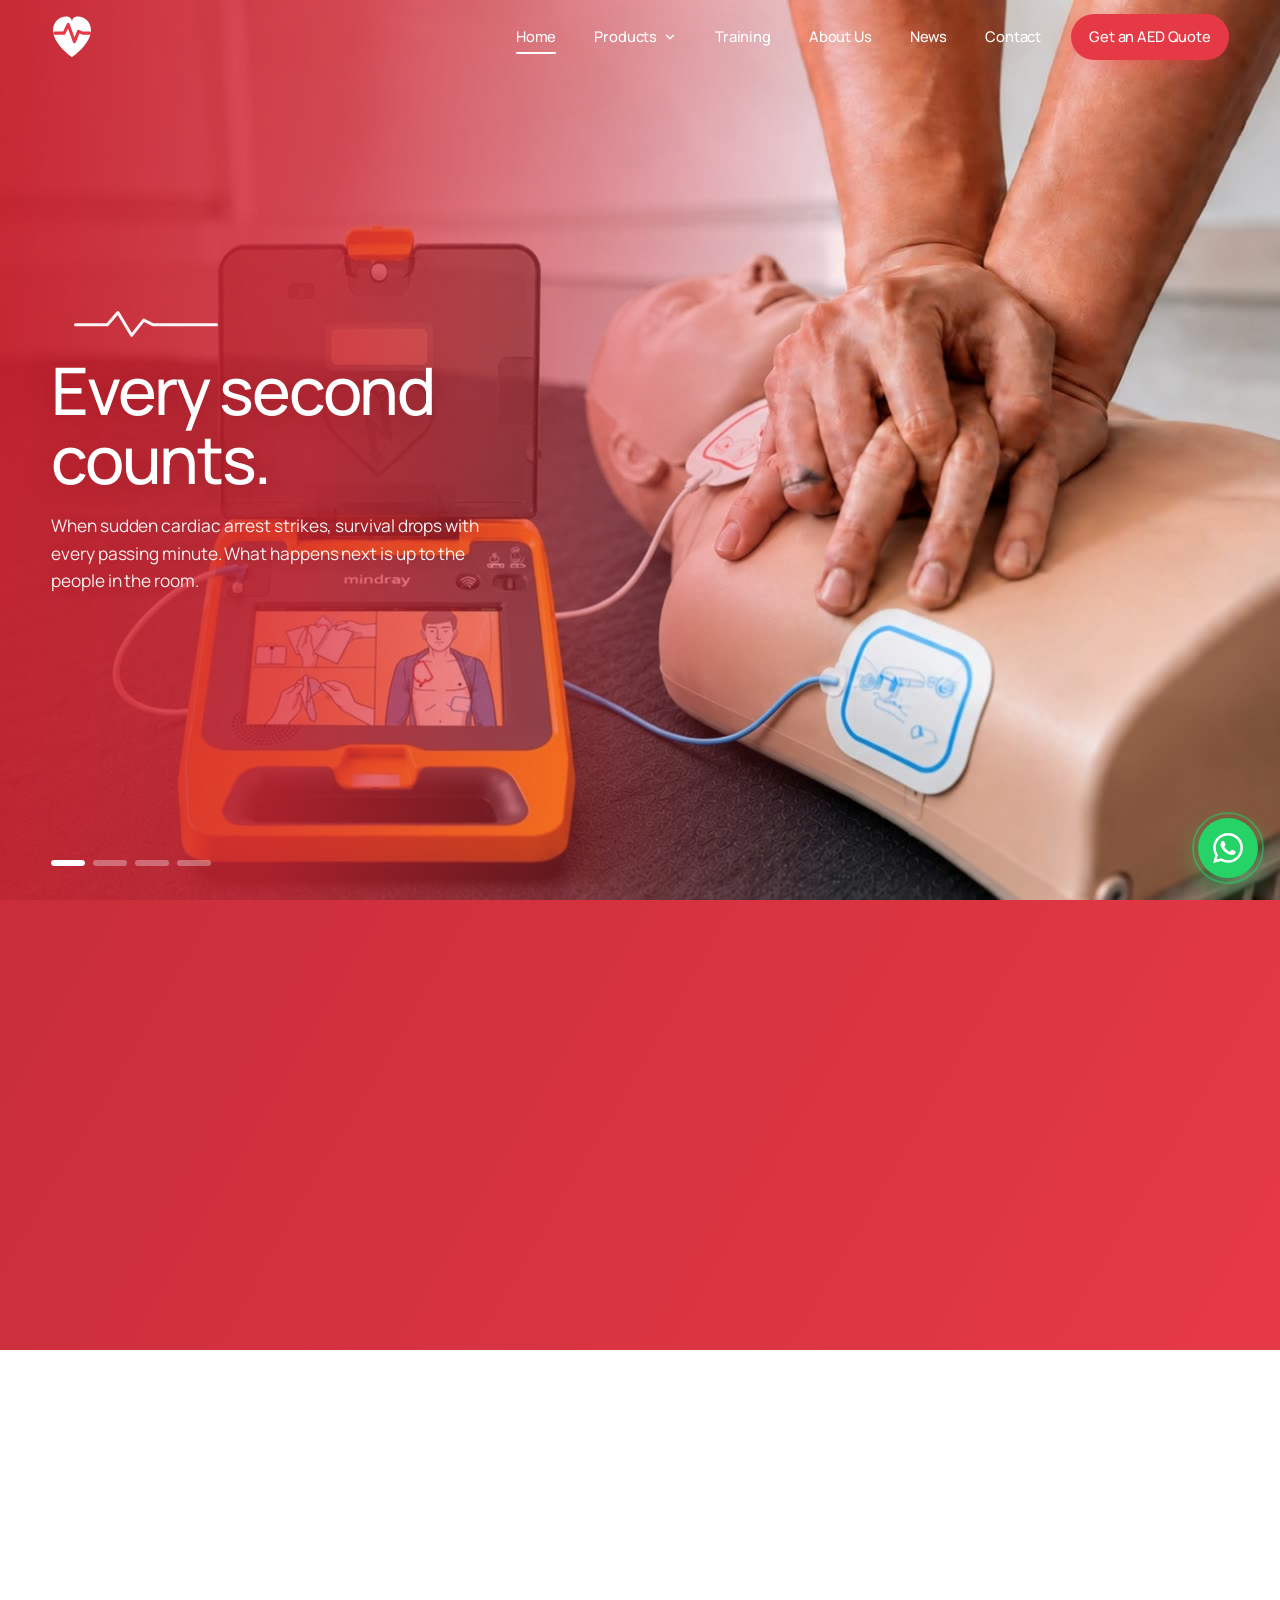
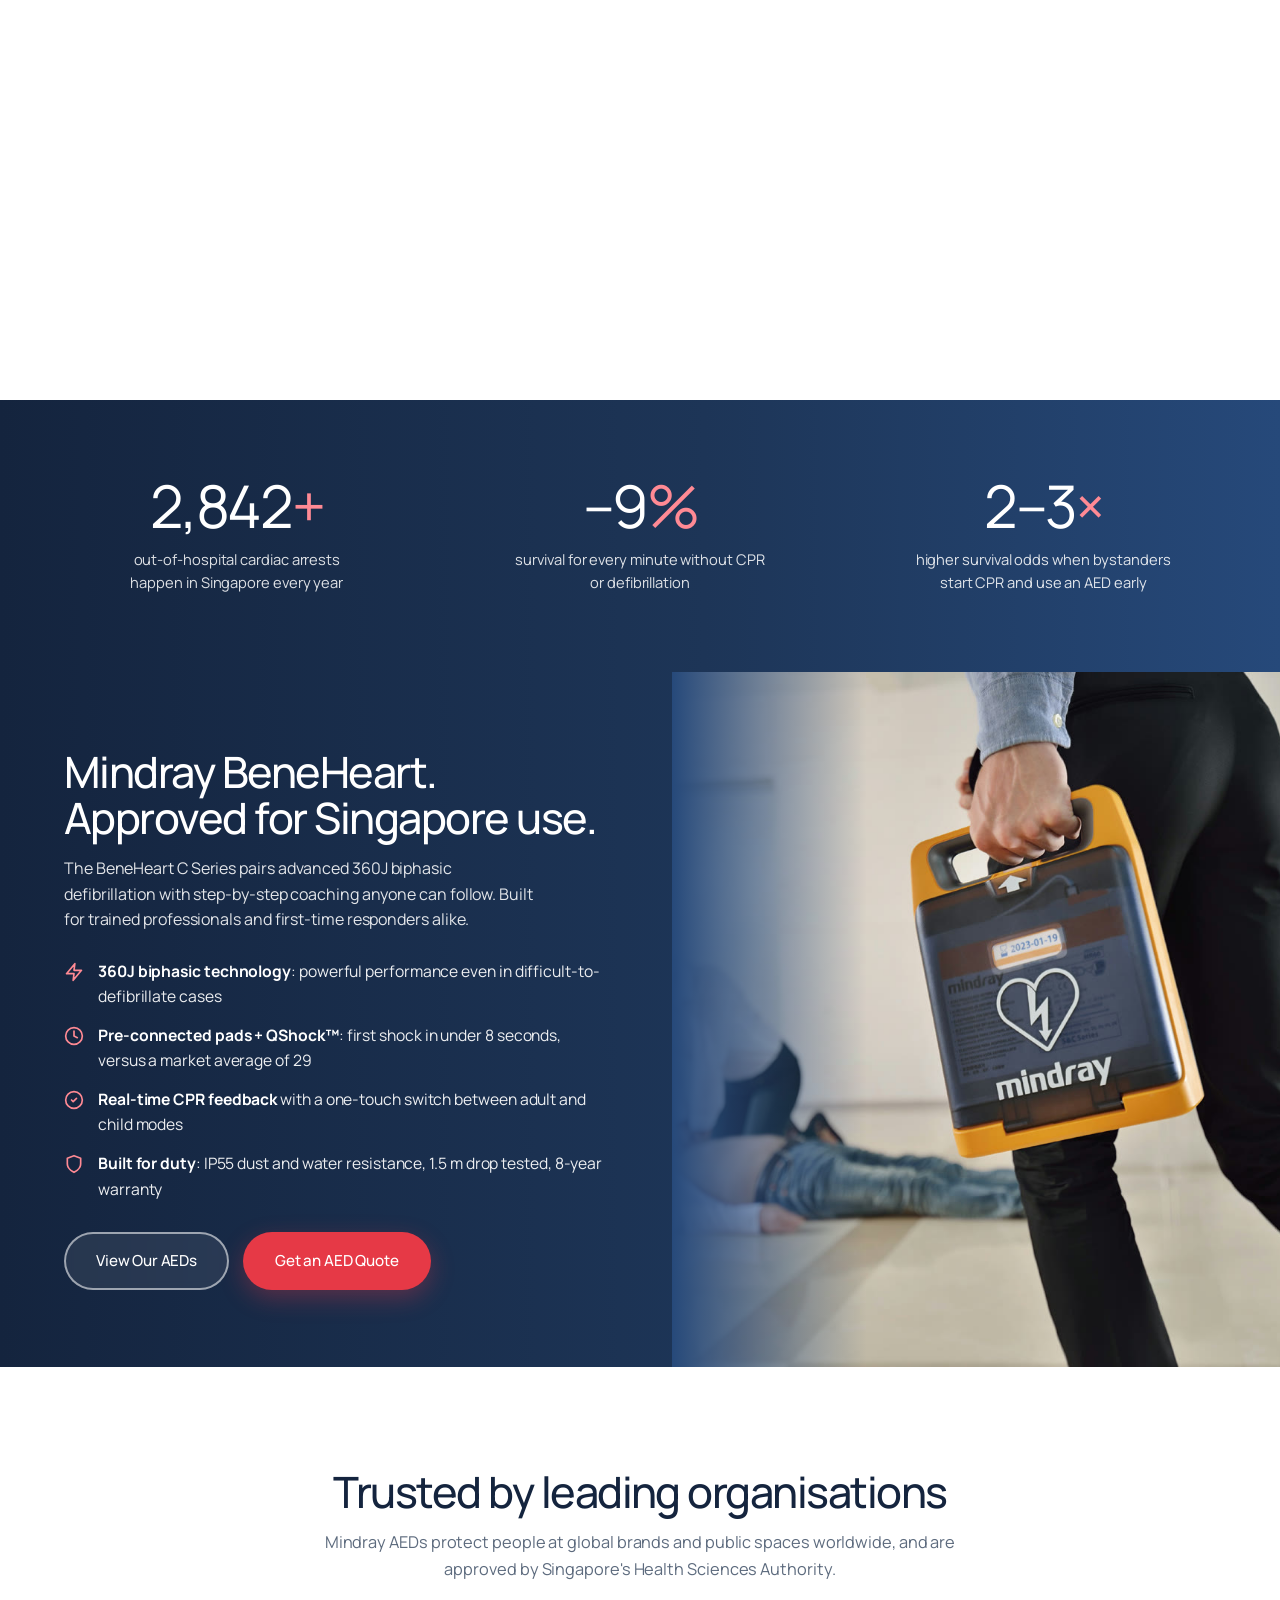
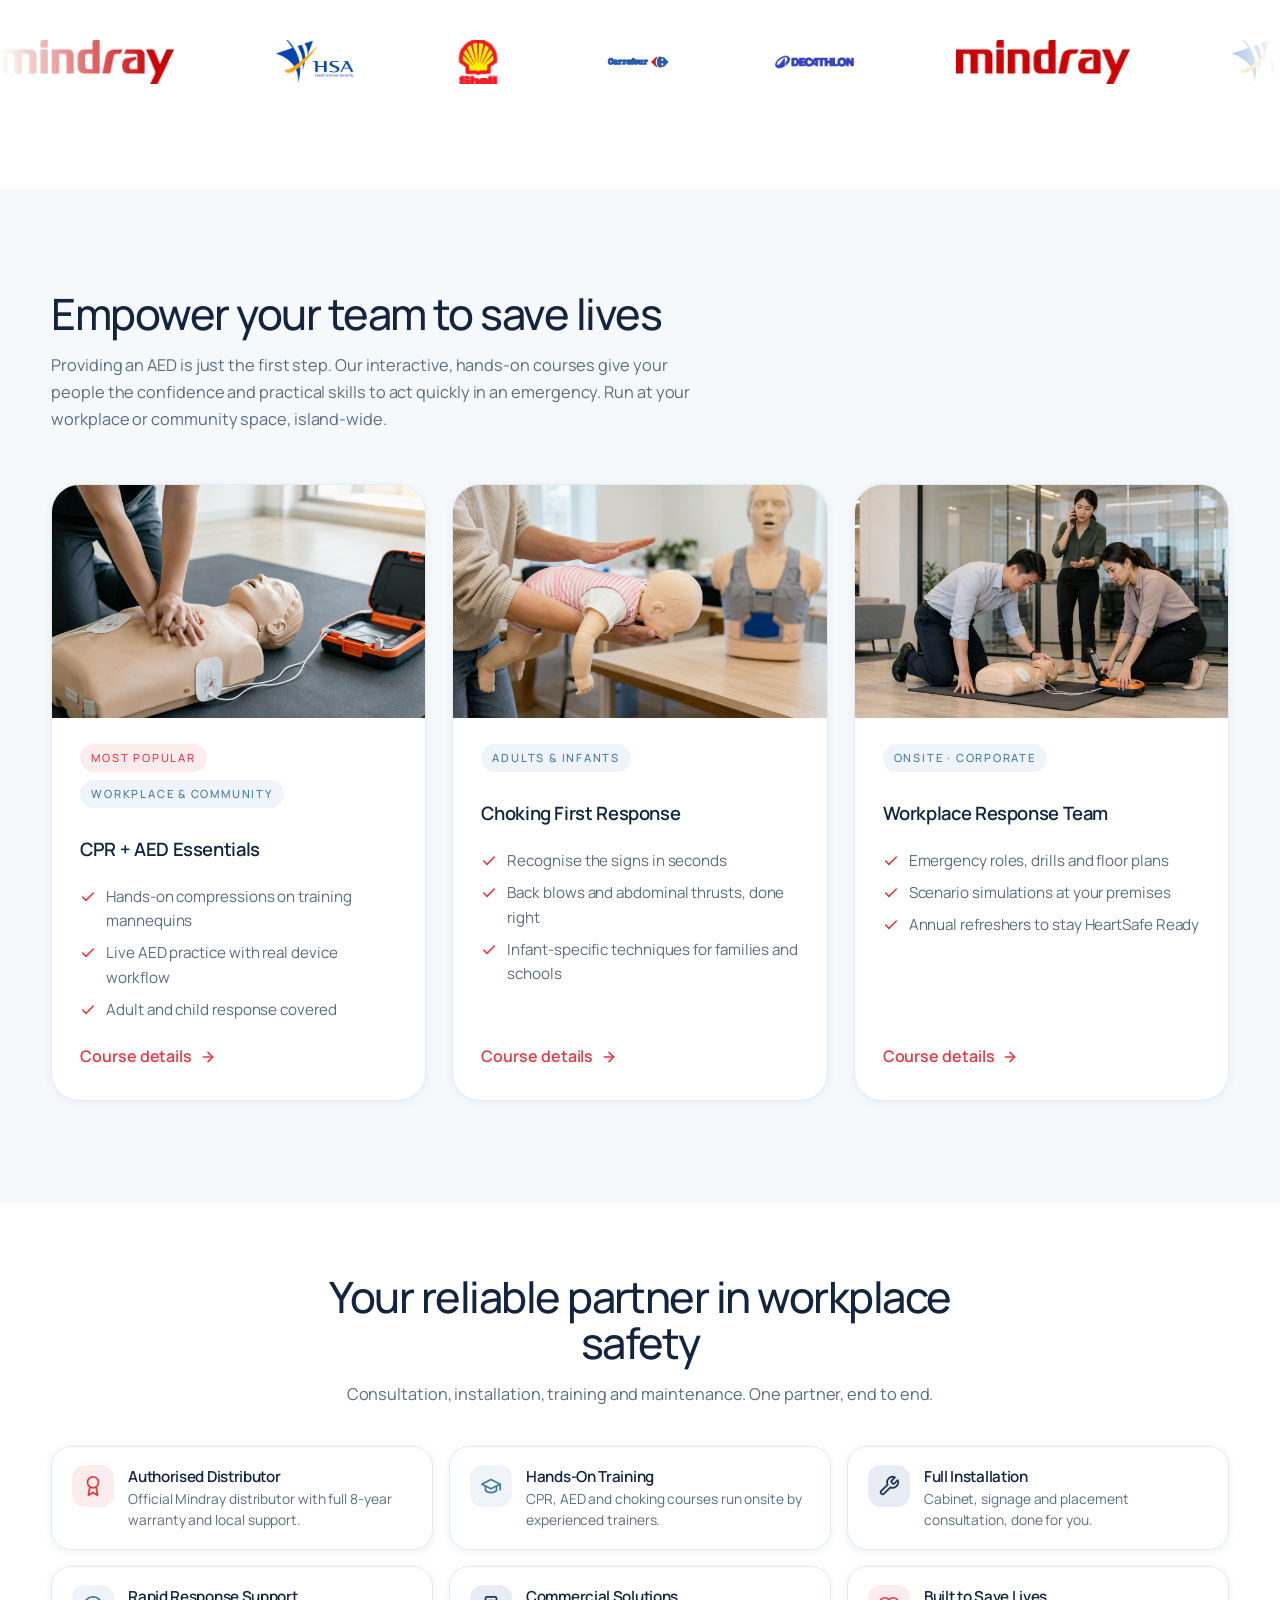
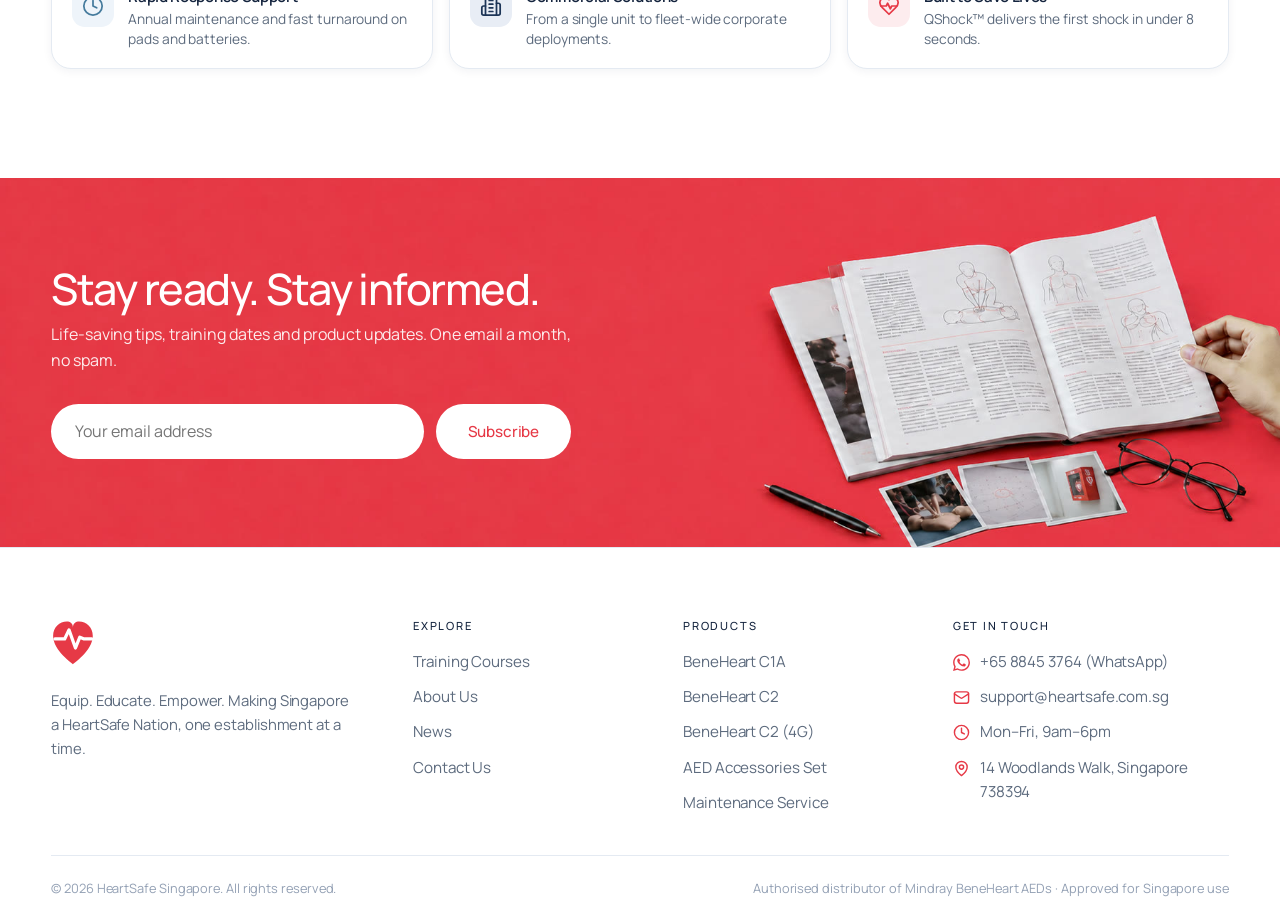
<file: index.html>
<!DOCTYPE html>
<html lang="en">
<head>
<meta charset="UTF-8">
<meta name="viewport" content="width=device-width, initial-scale=1.0">
<title>HeartSafe Singapore | CPR & AED Training and Mindray AED Distributor</title>
<meta name="description" content="HeartSafe Singapore equips workplaces and communities with HSA-approved Mindray AEDs and hands-on CPR, AED and choking response training. Become a HeartSafe Ready establishment today.">
<link rel="canonical" href="https://www.heartsafe.com.sg/">
<meta property="og:type" content="website">
<meta property="og:title" content="HeartSafe Singapore | CPR & AED Training and Mindray AED Distributor">
<meta property="og:description" content="HeartSafe Singapore equips workplaces and communities with HSA-approved Mindray AEDs and hands-on CPR, AED and choking response training. Become a HeartSafe Ready establishment today.">
<meta property="og:url" content="https://www.heartsafe.com.sg/">
<meta property="og:image" content="https://www.heartsafe.com.sg/assets/img/hero-poster.jpg">
<link rel="icon" type="image/svg+xml" href="favicon.svg">
<link rel="preconnect" href="https://fonts.googleapis.com">
<link rel="preconnect" href="https://fonts.gstatic.com" crossorigin>
<link href="https://fonts.googleapis.com/css2?family=Manrope:wght@400;500;600;700&family=Plus+Jakarta+Sans:wght@500;800&display=swap" rel="stylesheet">
<style>
/* Home preloader (inline so the red paints before anything else) */
#preloader{position:fixed;inset:0;z-index:1000;pointer-events:all}
#preloader .pl-panel{position:absolute;left:0;right:0;height:50%;background:linear-gradient(120deg,#C42B38,#E63946);background-size:100% 200%;will-change:transform;transition:transform .78s cubic-bezier(.76,0,.24,1)}
#preloader .pl-top{top:0;background-position:0 0}
#preloader .pl-bottom{bottom:0;background-position:0 100%}
#preloader .pl-ecg{position:absolute;left:0;top:50%;width:100%;height:120px;transform:translateY(-50%);overflow:visible}
#preloader .pl-ecg path{fill:none;stroke:#fff;stroke-width:3.5;stroke-linecap:round;stroke-linejoin:round;stroke-dasharray:1;stroke-dashoffset:1}
#preloader .pl-spike{animation:plDraw .4s cubic-bezier(.3,0,.2,1) .12s forwards}
#preloader .pl-left,#preloader .pl-right{animation:plDraw .8s cubic-bezier(.2,0,.1,1) .46s forwards}
@keyframes plDraw{to{stroke-dashoffset:0}}
#preloader.pl-open .pl-top{transform:translateY(-100%)}
#preloader.pl-open .pl-bottom{transform:translateY(100%)}
#preloader.pl-open .pl-ecg{opacity:0;transition:opacity .25s ease}
#preloader.pl-drawn .pl-ecg{filter:drop-shadow(0 0 10px rgba(255,255,255,.9))}
body.pl-lock{overflow:hidden}
@media (prefers-reduced-motion:reduce){#preloader{display:none}}
</style>
<link rel="stylesheet" href="assets/css/style.css?v=ad229c6e">
<script type="application/ld+json">
{
  "@context": "https://schema.org",
  "@type": "LocalBusiness",
  "name": "HeartSafe Singapore",
  "slogan": "Equip. Educate. Empower.",
  "description": "Authorised distributor of Mindray BeneHeart AEDs and provider of CPR, AED and choking first response training in Singapore.",
  "url": "https://www.heartsafe.com.sg/",
  "email": "support@heartsafe.com.sg",
  "telephone": "+6588453764",
  "areaServed": { "@type": "Country", "name": "Singapore" },
  "address": { "@type": "PostalAddress", "streetAddress": "14 Woodlands Walk", "postalCode": "738394", "addressCountry": "SG" },
  "openingHours": "Mo-Fr 09:00-18:00",
  "logo": "https://www.heartsafe.com.sg/assets/img/hero-poster.jpg"
}
</script>
</head>
<body class="pl-lock">
<div id="preloader" aria-hidden="true">
  <div class="pl-panel pl-top"></div>
  <div class="pl-panel pl-bottom"></div>
  <svg class="pl-ecg" xmlns="http://www.w3.org/2000/svg" viewBox="0 0 1440 120">
    <path class="pl-spike" pathLength="1" d=""/>
    <path class="pl-left"  pathLength="1" d=""/>
    <path class="pl-right" pathLength="1" d=""/>
  </svg>
</div>
<script>
(function(){
  /* Size the ECG in real pixels so the stroke-dash draw is exact on any screen.
     Spike is centred; flat lines run from its ends to both edges. */
  var W = window.innerWidth, c = W / 2, y = 60, h = W < 600 ? 0.8 : 1;
  var svg = document.querySelector('#preloader .pl-ecg');
  svg.setAttribute('viewBox', '0 0 ' + W + ' 120');
  var sp = [[-50,60],[-30,60],[-14,60-36*h],[14,60+42*h],[34,60-14*h],[50,60]].map(function(p){return (c+p[0])+' '+p[1];});
  svg.querySelector('.pl-spike').setAttribute('d', 'M' + sp.join(' L'));
  svg.querySelector('.pl-left').setAttribute('d', 'M' + (c-50) + ' ' + y + ' L0 ' + y);
  svg.querySelector('.pl-right').setAttribute('d', 'M' + (c+50) + ' ' + y + ' L' + W + ' ' + y);
})();
</script>
<header class="nav nav--onhero">
  <div class="container nav__inner">
    <a href="index.html" class="nav__logo" aria-label="HeartSafe Singapore, home">
      <svg class="logo-mark" viewBox="88 90 96 102" width="42" height="44" xmlns="http://www.w3.org/2000/svg" role="img" aria-label="HeartSafe Singapore"><path class="heart-fill" d="M136 188C136 188 92 157.6 92 125.6C92 106.4 106.4 93.6 122.4 93.6C129.6 93.6 136 97.6 136 106.4C136 97.6 142.4 93.6 149.6 93.6C165.6 93.6 180 106.4 180 125.6C180 157.6 136 188 136 188Z" fill="#E63946"/><path class="heart-line" transform="matrix(.8,0,0,.8,68,68)" stroke-width="9" stroke-linecap="round" stroke-linejoin="round" fill="none" stroke="#FFFFFF" d="M35 80H62L74 55 92 105 104 75 116 80H137"/></svg>
    </a>
    <nav class="nav__links" aria-label="Main navigation">
      <a href="index.html" class="active">Home</a>
      <div class="nav__drop">
        <a href="products.html">Products <svg width="14" height="14" viewBox="0 0 24 24" fill="none" stroke="currentColor" stroke-width="2.4" stroke-linecap="round" stroke-linejoin="round"><path d="m6 9 6 6 6-6"/></svg></a>
        <div class="nav__dropmenu">
          <a href="product-c1a.html">BeneHeart C1A</a>
          <a href="product-c2.html">BeneHeart C2</a>
          <a href="product-c2-4g.html">BeneHeart C2 (4G)</a>
          <a href="product-accessories.html">AED Accessories Set</a>
          <hr>
          <a href="products.html#maintenance">Maintenance Service</a>
        </div>
      </div>
      <a href="training.html">Training</a>
      <a href="about.html">About Us</a>
      <a href="news.html">News</a>
      <a href="contact.html">Contact</a>
      <a href="contact.html" class="btn btn--primary btn--sm nav__cta">Get an AED Quote</a>
    </nav>
    <button class="nav__burger" aria-label="Toggle menu"><span></span><span></span><span></span></button>
  </div>
</header>

<!-- ============ SCROLL HERO ============ -->
<section class="hero-scroll" id="hero-scroll" aria-label="HeartSafe introduction">
  <div class="hero-stage">
    <div class="hero-clips" aria-hidden="true">
      <video data-rate="1" class="hero-clip active" muted playsinline preload="auto" poster="assets/img/hero-poster.jpg"
        data-src-desktop="assets/video/hero-pump-1.mp4" data-src-mobile="assets/video/hero-pump-1-m.mp4"></video>
      <video data-rate="1.35" class="hero-clip" muted playsinline preload="auto"
        data-src-desktop="assets/video/hero-pump-2.mp4" data-src-mobile="assets/video/hero-pump-2-m.mp4"></video>
      <video data-rate="0.7" class="hero-clip" muted playsinline preload="auto"
        data-src-desktop="assets/video/hero-pump-3.mp4" data-src-mobile="assets/video/hero-pump-3-m.mp4"></video>
      <video data-rate="1" class="hero-clip" muted playsinline preload="auto"
        data-src-desktop="assets/video/hero-pump-4.mp4" data-src-mobile="assets/video/hero-pump-4-m.mp4"></video>
    </div>
    <div class="hero-overlay"></div>

    <div class="hero-content">
      <div class="container">
        <div class="hero-words">
          <div class="hero-word active">
            <svg class="hero-ecg" viewBox="0 0 190 44" fill="none" xmlns="http://www.w3.org/2000/svg">
              <polyline points="2,26 44,26 58,10 76,40 92,20 104,26 188,26" stroke="#fff" stroke-width="4" stroke-linecap="round" stroke-linejoin="round"/>
            </svg>
            <h1>Every second counts.</h1>
            <p>When sudden cardiac arrest strikes, survival drops with every passing minute. What happens next is up to the people in the room.</p>
          </div>
          <div class="hero-word">
            <svg class="hero-ecg" viewBox="0 0 190 44" fill="none" xmlns="http://www.w3.org/2000/svg">
              <polyline points="2,26 44,26 58,10 76,40 92,20 104,26 188,26" stroke="#fff" stroke-width="4" stroke-linecap="round" stroke-linejoin="round"/>
            </svg>
            <p class="h1" role="heading" aria-level="2">Your hands can save a life.</p>
            <p>CPR is simple to learn and impossible to forget the way we teach it: hands-on, practical and confidence-first.</p>
          </div>
          <div class="hero-word">
            <svg class="hero-ecg" viewBox="0 0 190 44" fill="none" xmlns="http://www.w3.org/2000/svg">
              <polyline points="2,26 44,26 58,10 76,40 92,20 104,26 188,26" stroke="#fff" stroke-width="4" stroke-linecap="round" stroke-linejoin="round"/>
            </svg>
            <p class="h1" role="heading" aria-level="2">Ready teams. Safer spaces.</p>
            <p>We train your people and equip your premises, turning every workplace into part of the chain of survival.</p>
          </div>
          <div class="hero-word">
            <svg class="hero-ecg" viewBox="0 0 190 44" fill="none" xmlns="http://www.w3.org/2000/svg">
              <polyline points="2,26 44,26 58,10 76,40 92,20 104,26 188,26" stroke="#fff" stroke-width="4" stroke-linecap="round" stroke-linejoin="round"/>
            </svg>
            <p class="h1" role="heading" aria-level="2">Let's make Singapore a HeartSafe Nation.</p>
            <p>AEDs, training and certification. Everything your establishment needs to be HeartSafe Ready.</p>
            <div class="hero-ctas">
              <a href="contact.html" class="btn btn--primary">Get an AED Quote</a>
              <a href="training.html" class="btn btn--ghost">Explore Training</a>
            </div>
          </div>
        </div>
      </div>

      <div class="container hero-meta">
        <div class="hero-beats" aria-hidden="true">
          <div class="hero-beat"><i></i></div>
          <div class="hero-beat"><i></i></div>
          <div class="hero-beat"><i></i></div>
          <div class="hero-beat"><i></i></div>
        </div>
      </div>
    </div>
  </div>
  <div class="hero-snaps" aria-hidden="true"><i></i><i></i><i></i><i></i></div>
</section>

<!-- ============ STATS ============ -->
<section class="stats-band reveal">
  <div class="container stats-grid">
      <div class="stat">
        <h3><span data-countup data-target="3000">0</span><span class="accent">+</span></h3>
        <p>out-of-hospital cardiac arrests happen in Singapore every year</p>
      </div>
      <div class="stat">
        <h3>&ndash;<span data-countup data-target="10">0</span><span class="accent">%</span></h3>
        <p>survival for every minute without CPR or defibrillation</p>
      </div>
      <div class="stat">
        <h3>2&ndash;3<span class="accent">&times;</span></h3>
        <p>higher survival odds when bystanders start CPR and use an AED early</p>
      </div>
  </div>
</section>

<!-- ============ AED FEATURE ============ -->
<section class="aed-strip reveal">
      <div class="aed-strip__body">
        <h2>Mindray BeneHeart. Approved for Singapore use.</h2>
        <p>The BeneHeart C Series pairs advanced 360J biphasic defibrillation with step-by-step coaching anyone can follow. Built for trained professionals and first-time responders alike.</p>
        <ul class="aed-strip__feats">
          <li>
            <svg width="20" height="20" viewBox="0 0 24 24" fill="none" stroke="currentColor" stroke-width="2" stroke-linecap="round" stroke-linejoin="round"><path d="M13 2 3 14h9l-1 8 10-12h-9l1-8z"/></svg>
            <div><b>360J biphasic technology</b>: powerful performance even in difficult-to-defibrillate cases</div>
          </li>
          <li>
            <svg width="20" height="20" viewBox="0 0 24 24" fill="none" stroke="currentColor" stroke-width="2" stroke-linecap="round" stroke-linejoin="round"><circle cx="12" cy="12" r="10"/><path d="M12 6v6l4 2"/></svg>
            <div><b>Pre-connected pads + QShock&trade;</b>: first shock in under 8 seconds, versus a market average of 29</div>
          </li>
          <li>
            <svg width="20" height="20" viewBox="0 0 24 24" fill="none" stroke="currentColor" stroke-width="2" stroke-linecap="round" stroke-linejoin="round"><path d="M12 22c5.523 0 10-4.477 10-10S17.523 2 12 2 2 6.477 2 12s4.477 10 10 10Z"/><path d="m9 12 2 2 4-4"/></svg>
            <div><b>Real-time CPR feedback</b> with a one-touch switch between adult and child modes</div>
          </li>
          <li>
            <svg width="20" height="20" viewBox="0 0 24 24" fill="none" stroke="currentColor" stroke-width="2" stroke-linecap="round" stroke-linejoin="round"><path d="M12 22s8-4 8-10V5l-8-3-8 3v7c0 6 8 10 8 10z"/></svg>
            <div><b>Built for duty</b>: IP55 dust and water resistance, 1.5 m drop tested, 8-year warranty</div>
          </li>
        </ul>
        <div class="btn-row">
          <a href="products.html" class="btn btn--ghost">View Our AEDs</a>
          <a href="contact.html" class="btn btn--primary">Get an AED Quote</a>
        </div>
      </div>
      <figure>
        <img src="assets/img/rescue-carry.jpg" alt="Responder carrying a Mindray BeneHeart AED to an emergency" loading="lazy">
      </figure>
</section>

<!-- ============ LOGO CAROUSEL ============ -->
<section class="section">
  <div class="container">
    <div class="section-head center reveal">
      <h2>Trusted by leading organisations</h2>
      <p>Mindray AEDs protect people at global brands and public spaces worldwide, and are approved by Singapore's Health Sciences Authority.</p>
    </div>
  </div>
  <div class="logo-marquee reveal" aria-label="Partner and certification logos">
    <div class="logo-track">
      <span class="logo-set">
        <img src="assets/img/logo-mindray.png" alt="Mindray" loading="lazy">
        <img src="assets/img/logo-hsa.png" alt="Health Sciences Authority Singapore" loading="lazy">
        <img src="assets/img/logo-shell.png" alt="Shell" loading="lazy">
        <img src="assets/img/logo-carrefour.png" alt="Carrefour" loading="lazy">
        <img src="assets/img/logo-decathlon.png" alt="Decathlon" loading="lazy">
      </span>
      <span class="logo-set" aria-hidden="true">
        <img src="assets/img/logo-mindray.png" alt="" loading="lazy">
        <img src="assets/img/logo-hsa.png" alt="" loading="lazy">
        <img src="assets/img/logo-shell.png" alt="" loading="lazy">
        <img src="assets/img/logo-carrefour.png" alt="" loading="lazy">
        <img src="assets/img/logo-decathlon.png" alt="" loading="lazy">
      </span>
    </div>
  </div>
</section>

<!-- ============ TRAINING ============ -->
<section class="section section--alt">
  <div class="container">
    <div class="section-head reveal">
      <h2>Empower your team to save lives</h2>
      <p>Providing an AED is just the first step. Our interactive, hands-on courses give your people the confidence and practical skills to act quickly in an emergency. Run at your workplace or community space, island-wide.</p>
    </div>
    <div class="grid-3">
      <article class="course-card card reveal">
        <figure><img src="assets/img/course-cpr-aed.jpg" alt="CPR and AED Essentials training, compressions on a mannequin with an AED trainer" loading="lazy"></figure>
        <div class="body">
          <div class="tags reveal"><span class="tag tag--red">Most Popular</span><span class="tag">Workplace &amp; Community</span></div>
          <h3>CPR + AED Essentials</h3>
          <ul>
            <li><svg width="16" height="16" viewBox="0 0 24 24" fill="none" stroke="currentColor" stroke-width="2.4" stroke-linecap="round" stroke-linejoin="round"><path d="M20 6 9 17l-5-5"/></svg>Hands-on compressions on training mannequins</li>
            <li><svg width="16" height="16" viewBox="0 0 24 24" fill="none" stroke="currentColor" stroke-width="2.4" stroke-linecap="round" stroke-linejoin="round"><path d="M20 6 9 17l-5-5"/></svg>Live AED practice with real device workflow</li>
            <li><svg width="16" height="16" viewBox="0 0 24 24" fill="none" stroke="currentColor" stroke-width="2.4" stroke-linecap="round" stroke-linejoin="round"><path d="M20 6 9 17l-5-5"/></svg>Adult and child response covered</li>
          </ul>
          <a class="link reveal" href="training-cpr-aed.html">Course details
            <svg width="16" height="16" viewBox="0 0 24 24" fill="none" stroke="currentColor" stroke-width="2.4" stroke-linecap="round" stroke-linejoin="round"><path d="M5 12h14"/><path d="m12 5 7 7-7 7"/></svg>
          </a>
        </div>
      </article>
      <article class="course-card card reveal reveal-d1">
        <figure><img src="assets/img/course-choking.jpg" alt="Choking first response training, infant back blows practised on a manikin" loading="lazy"></figure>
        <div class="body">
          <div class="tags reveal"><span class="tag">Adults &amp; Infants</span></div>
          <h3>Choking First Response</h3>
          <ul>
            <li><svg width="16" height="16" viewBox="0 0 24 24" fill="none" stroke="currentColor" stroke-width="2.4" stroke-linecap="round" stroke-linejoin="round"><path d="M20 6 9 17l-5-5"/></svg>Recognise the signs in seconds</li>
            <li><svg width="16" height="16" viewBox="0 0 24 24" fill="none" stroke="currentColor" stroke-width="2.4" stroke-linecap="round" stroke-linejoin="round"><path d="M20 6 9 17l-5-5"/></svg>Back blows and abdominal thrusts, done right</li>
            <li><svg width="16" height="16" viewBox="0 0 24 24" fill="none" stroke="currentColor" stroke-width="2.4" stroke-linecap="round" stroke-linejoin="round"><path d="M20 6 9 17l-5-5"/></svg>Infant-specific techniques for families and schools</li>
          </ul>
          <a class="link reveal" href="training-choking.html">Course details
            <svg width="16" height="16" viewBox="0 0 24 24" fill="none" stroke="currentColor" stroke-width="2.4" stroke-linecap="round" stroke-linejoin="round"><path d="M5 12h14"/><path d="m12 5 7 7-7 7"/></svg>
          </a>
        </div>
      </article>
      <article class="course-card card reveal reveal-d2">
        <figure><img src="assets/img/course-workplace.jpg" alt="Workplace response team practising CPR and AED use together in an office" loading="lazy"></figure>
        <div class="body">
          <div class="tags reveal"><span class="tag">Onsite &middot; Corporate</span></div>
          <h3>Workplace Response Team</h3>
          <ul>
            <li><svg width="16" height="16" viewBox="0 0 24 24" fill="none" stroke="currentColor" stroke-width="2.4" stroke-linecap="round" stroke-linejoin="round"><path d="M20 6 9 17l-5-5"/></svg>Emergency roles, drills and floor plans</li>
            <li><svg width="16" height="16" viewBox="0 0 24 24" fill="none" stroke="currentColor" stroke-width="2.4" stroke-linecap="round" stroke-linejoin="round"><path d="M20 6 9 17l-5-5"/></svg>Scenario simulations at your premises</li>
            <li><svg width="16" height="16" viewBox="0 0 24 24" fill="none" stroke="currentColor" stroke-width="2.4" stroke-linecap="round" stroke-linejoin="round"><path d="M20 6 9 17l-5-5"/></svg>Annual refreshers to stay HeartSafe Ready</li>
          </ul>
          <a class="link reveal" href="training-workplace.html">Course details
            <svg width="16" height="16" viewBox="0 0 24 24" fill="none" stroke="currentColor" stroke-width="2.4" stroke-linecap="round" stroke-linejoin="round"><path d="M5 12h14"/><path d="m12 5 7 7-7 7"/></svg>
          </a>
        </div>
      </article>
    </div>
  </div>
</section>

<!-- ============ PARTNER ============ -->
<section class="section section--compact">
  <div class="container">
    <div class="section-head center reveal">
      <h2>Your reliable partner in workplace safety</h2>
      <p>Consultation, installation, training and maintenance. One partner, end to end.</p>
    </div>
    <div class="mini-grid">
      <div class="mini-card reveal">
        <span class="icon"><svg width="22" height="22" viewBox="0 0 24 24" fill="none" stroke="currentColor" stroke-width="1.9" stroke-linecap="round" stroke-linejoin="round"><circle cx="12" cy="8" r="6"/><path d="M15.477 12.89 17 22l-5-3-5 3 1.523-9.11"/></svg></span>
        <div><h3>Authorised Distributor</h3><p>Official Mindray distributor with full 8-year warranty and local support.</p></div>
      </div>
      <div class="mini-card reveal reveal-d1">
        <span class="icon icon--blue"><svg width="22" height="22" viewBox="0 0 24 24" fill="none" stroke="currentColor" stroke-width="1.9" stroke-linecap="round" stroke-linejoin="round"><path d="M22 10v6"/><path d="M2 10l10-5 10 5-10 5z"/><path d="M6 12v5c3 3 9 3 12 0v-5"/></svg></span>
        <div><h3>Hands-On Training</h3><p>CPR, AED and choking courses run onsite by experienced trainers.</p></div>
      </div>
      <div class="mini-card reveal reveal-d2">
        <span class="icon icon--navy"><svg width="22" height="22" viewBox="0 0 24 24" fill="none" stroke="currentColor" stroke-width="1.9" stroke-linecap="round" stroke-linejoin="round"><path d="M14.7 6.3a1 1 0 0 0 0 1.4l1.6 1.6a1 1 0 0 0 1.4 0l3.77-3.77a6 6 0 0 1-7.94 7.94l-6.91 6.91a2.12 2.12 0 0 1-3-3l6.91-6.91a6 6 0 0 1 7.94-7.94l-3.76 3.76z"/></svg></span>
        <div><h3>Full Installation</h3><p>Cabinet, signage and placement consultation, done for you.</p></div>
      </div>
      <div class="mini-card reveal">
        <span class="icon icon--blue"><svg width="22" height="22" viewBox="0 0 24 24" fill="none" stroke="currentColor" stroke-width="1.9" stroke-linecap="round" stroke-linejoin="round"><circle cx="12" cy="12" r="10"/><path d="M12 6v6l4 2"/></svg></span>
        <div><h3>Rapid Response Support</h3><p>Annual maintenance and fast turnaround on pads and batteries.</p></div>
      </div>
      <div class="mini-card reveal reveal-d1">
        <span class="icon icon--navy"><svg width="22" height="22" viewBox="0 0 24 24" fill="none" stroke="currentColor" stroke-width="1.9" stroke-linecap="round" stroke-linejoin="round"><path d="M6 22V4a2 2 0 0 1 2-2h8a2 2 0 0 1 2 2v18Z"/><path d="M6 12H4a2 2 0 0 0-2 2v6a2 2 0 0 0 2 2h2"/><path d="M18 9h2a2 2 0 0 1 2 2v9a2 2 0 0 1-2 2h-2"/><path d="M10 6h4"/><path d="M10 10h4"/><path d="M10 14h4"/><path d="M10 18h4"/></svg></span>
        <div><h3>Commercial Solutions</h3><p>From a single unit to fleet-wide corporate deployments.</p></div>
      </div>
      <div class="mini-card reveal reveal-d2">
        <span class="icon"><svg width="22" height="22" viewBox="0 0 24 24" fill="none" stroke="currentColor" stroke-width="1.9" stroke-linecap="round" stroke-linejoin="round"><path d="M19 14c1.49-1.46 3-3.21 3-5.5A5.5 5.5 0 0 0 16.5 3c-1.76 0-3 .5-4.5 2-1.5-1.5-2.74-2-4.5-2A5.5 5.5 0 0 0 2 8.5c0 2.3 1.5 4.05 3 5.5l7 7Z"/><path d="M3.22 12H9l1.5-3 3 6 1.5-3h5.27"/></svg></span>
        <div><h3>Built to Save Lives</h3><p>QShock&trade; delivers the first shock in under 8 seconds.</p></div>
      </div>
    </div>
  </div>
</section>

<!-- ============ NEWSLETTER ============ -->
<section class="newsletter reveal" style="margin-top:clamp(24px,3vw,40px)">
  <div class="container">
    <h2>Stay ready. Stay informed.</h2>
    <p>Life-saving tips, training dates and product updates. One email a month, no spam.</p>
    <form id="newsletter-form">
      <label class="sr-only" for="nl-email">Email address</label>
      <input id="nl-email" type="email" required placeholder="Your email address" autocomplete="email">
      <button type="submit" class="btn btn--primary">Subscribe</button>
    </form>
    <p class="nl-done" hidden>Thank you! You are on the list.</p>
  </div>
</section>
<footer>
  <div class="container">
    <div class="footer-main">
      <div>
        <a class="logo" href="index.html" aria-label="HeartSafe Singapore">
          <svg class="logo-mark" viewBox="88 90 96 102" width="42" height="44" xmlns="http://www.w3.org/2000/svg" role="img" aria-label="HeartSafe Singapore"><path class="heart-fill" d="M136 188C136 188 92 157.6 92 125.6C92 106.4 106.4 93.6 122.4 93.6C129.6 93.6 136 97.6 136 106.4C136 97.6 142.4 93.6 149.6 93.6C165.6 93.6 180 106.4 180 125.6C180 157.6 136 188 136 188Z" fill="#E63946"/><path class="heart-line" transform="matrix(.8,0,0,.8,68,68)" stroke-width="9" stroke-linecap="round" stroke-linejoin="round" fill="none" stroke="#FFFFFF" d="M35 80H62L74 55 92 105 104 75 116 80H137"/></svg>
        </a>
        <p>Equip. Educate. Empower. Making Singapore a HeartSafe Nation, one establishment at a time.</p>
      </div>
      <div>
        <h4>Explore</h4>
        <ul>
          <li><a href="training.html">Training Courses</a></li>
          <li><a href="about.html">About Us</a></li>
          <li><a href="news.html">News</a></li>
          <li><a href="contact.html">Contact Us</a></li>
        </ul>
      </div>
      <div>
        <h4>Products</h4>
        <ul>
          <li><a href="product-c1a.html">BeneHeart C1A</a></li>
          <li><a href="product-c2.html">BeneHeart C2</a></li>
          <li><a href="product-c2-4g.html">BeneHeart C2 (4G)</a></li>
          <li><a href="product-accessories.html">AED Accessories Set</a></li>
          <li><a href="products.html#maintenance">Maintenance Service</a></li>
        </ul>
      </div>
      <div>
        <h4>Get in Touch</h4>
        <ul>
          <li><svg width="17" height="17" viewBox="0 0 24 24" fill="currentColor"><path d="M17.472 14.382c-.297-.149-1.758-.867-2.03-.967-.273-.099-.471-.148-.67.15-.197.297-.767.966-.94 1.164-.173.199-.347.223-.644.075-.297-.15-1.255-.463-2.39-1.475-.883-.788-1.48-1.761-1.653-2.059-.173-.297-.018-.458.13-.606.134-.133.297-.347.446-.52.149-.174.198-.298.298-.497.099-.198.05-.371-.025-.52-.075-.149-.669-1.612-.916-2.207-.242-.579-.487-.5-.669-.51-.173-.008-.371-.01-.57-.01-.198 0-.52.074-.792.372-.272.297-1.04 1.016-1.04 2.479 0 1.462 1.065 2.875 1.213 3.074.149.198 2.096 3.2 5.077 4.487.709.306 1.262.489 1.694.625.712.227 1.36.195 1.871.118.571-.085 1.758-.719 2.006-1.413.248-.694.248-1.289.173-1.413-.074-.124-.272-.198-.57-.347m-5.421 7.403h-.004a9.87 9.87 0 0 1-5.031-1.378l-.361-.214-3.741.982.998-3.648-.235-.374a9.86 9.86 0 0 1-1.51-5.26c.001-5.45 4.436-9.884 9.888-9.884 2.64 0 5.122 1.03 6.988 2.898a9.825 9.825 0 0 1 2.893 6.994c-.003 5.45-4.437 9.884-9.885 9.884m8.413-18.297A11.815 11.815 0 0 0 12.05 0C5.495 0 .16 5.335.157 11.892c0 2.096.547 4.142 1.588 5.945L.057 24l6.305-1.654a11.882 11.882 0 0 0 5.683 1.448h.005c6.554 0 11.89-5.335 11.893-11.893a11.821 11.821 0 0 0-3.48-8.413Z"/></svg><a href="https://wa.me/6588453764" target="_blank" rel="noopener">+65 8845 3764 (WhatsApp)</a></li>
          <li><svg width="17" height="17" viewBox="0 0 24 24" fill="none" stroke="currentColor" stroke-width="2" stroke-linecap="round" stroke-linejoin="round"><rect width="20" height="16" x="2" y="4" rx="3"/><path d="m22 7-8.97 5.7a1.94 1.94 0 0 1-2.06 0L2 7"/></svg><a href="mailto:support@heartsafe.com.sg">support@heartsafe.com.sg</a></li>
          <li><svg width="17" height="17" viewBox="0 0 24 24" fill="none" stroke="currentColor" stroke-width="2" stroke-linecap="round" stroke-linejoin="round"><circle cx="12" cy="12" r="10"/><path d="M12 6v6l4 2"/></svg><span>Mon&ndash;Fri, 9am&ndash;6pm</span></li>
          <li><svg width="17" height="17" viewBox="0 0 24 24" fill="none" stroke="currentColor" stroke-width="2" stroke-linecap="round" stroke-linejoin="round"><path d="M20 10c0 6-8 12-8 12s-8-6-8-12a8 8 0 0 1 16 0Z"/><circle cx="12" cy="10" r="3"/></svg><a href="https://www.google.com/maps/search/?api=1&amp;query=14+Woodlands+Walk+Singapore+738394" target="_blank" rel="noopener">14 Woodlands Walk, Singapore 738394</a></li>
        </ul>
      </div>
    </div>
    <div class="footer-bottom">
      <span>&copy; 2026 HeartSafe Singapore. All rights reserved.</span>
      <span>Authorised distributor of Mindray BeneHeart AEDs &middot; Approved for Singapore use</span>
    </div>
  </div>
</footer>

<a class="wa-float" href="https://wa.me/6588453764?text=Hello%20HeartSafe!%20I%27d%20like%20to%20find%20out%20more." target="_blank" rel="noopener" aria-label="Chat with HeartSafe on WhatsApp">
  <svg width="30" height="30" viewBox="0 0 24 24" fill="currentColor"><path d="M17.472 14.382c-.297-.149-1.758-.867-2.03-.967-.273-.099-.471-.148-.67.15-.197.297-.767.966-.94 1.164-.173.199-.347.223-.644.075-.297-.15-1.255-.463-2.39-1.475-.883-.788-1.48-1.761-1.653-2.059-.173-.297-.018-.458.13-.606.134-.133.297-.347.446-.52.149-.174.198-.298.298-.497.099-.198.05-.371-.025-.52-.075-.149-.669-1.612-.916-2.207-.242-.579-.487-.5-.669-.51-.173-.008-.371-.01-.57-.01-.198 0-.52.074-.792.372-.272.297-1.04 1.016-1.04 2.479 0 1.462 1.065 2.875 1.213 3.074.149.198 2.096 3.2 5.077 4.487.709.306 1.262.489 1.694.625.712.227 1.36.195 1.871.118.571-.085 1.758-.719 2.006-1.413.248-.694.248-1.289.173-1.413-.074-.124-.272-.198-.57-.347m-5.421 7.403h-.004a9.87 9.87 0 0 1-5.031-1.378l-.361-.214-3.741.982.998-3.648-.235-.374a9.86 9.86 0 0 1-1.51-5.26c.001-5.45 4.436-9.884 9.888-9.884 2.64 0 5.122 1.03 6.988 2.898a9.825 9.825 0 0 1 2.893 6.994c-.003 5.45-4.437 9.884-9.885 9.884m8.413-18.297A11.815 11.815 0 0 0 12.05 0C5.495 0 .16 5.335.157 11.892c0 2.096.547 4.142 1.588 5.945L.057 24l6.305-1.654a11.882 11.882 0 0 0 5.683 1.448h.005c6.554 0 11.89-5.335 11.893-11.893a11.821 11.821 0 0 0-3.48-8.413Z"/></svg>
</a>

<script src="assets/js/main.js?v=ad229c6e"></script>
<script src="assets/js/hero.js?v=ad229c6e"></script>
</body>
</html>
</file>
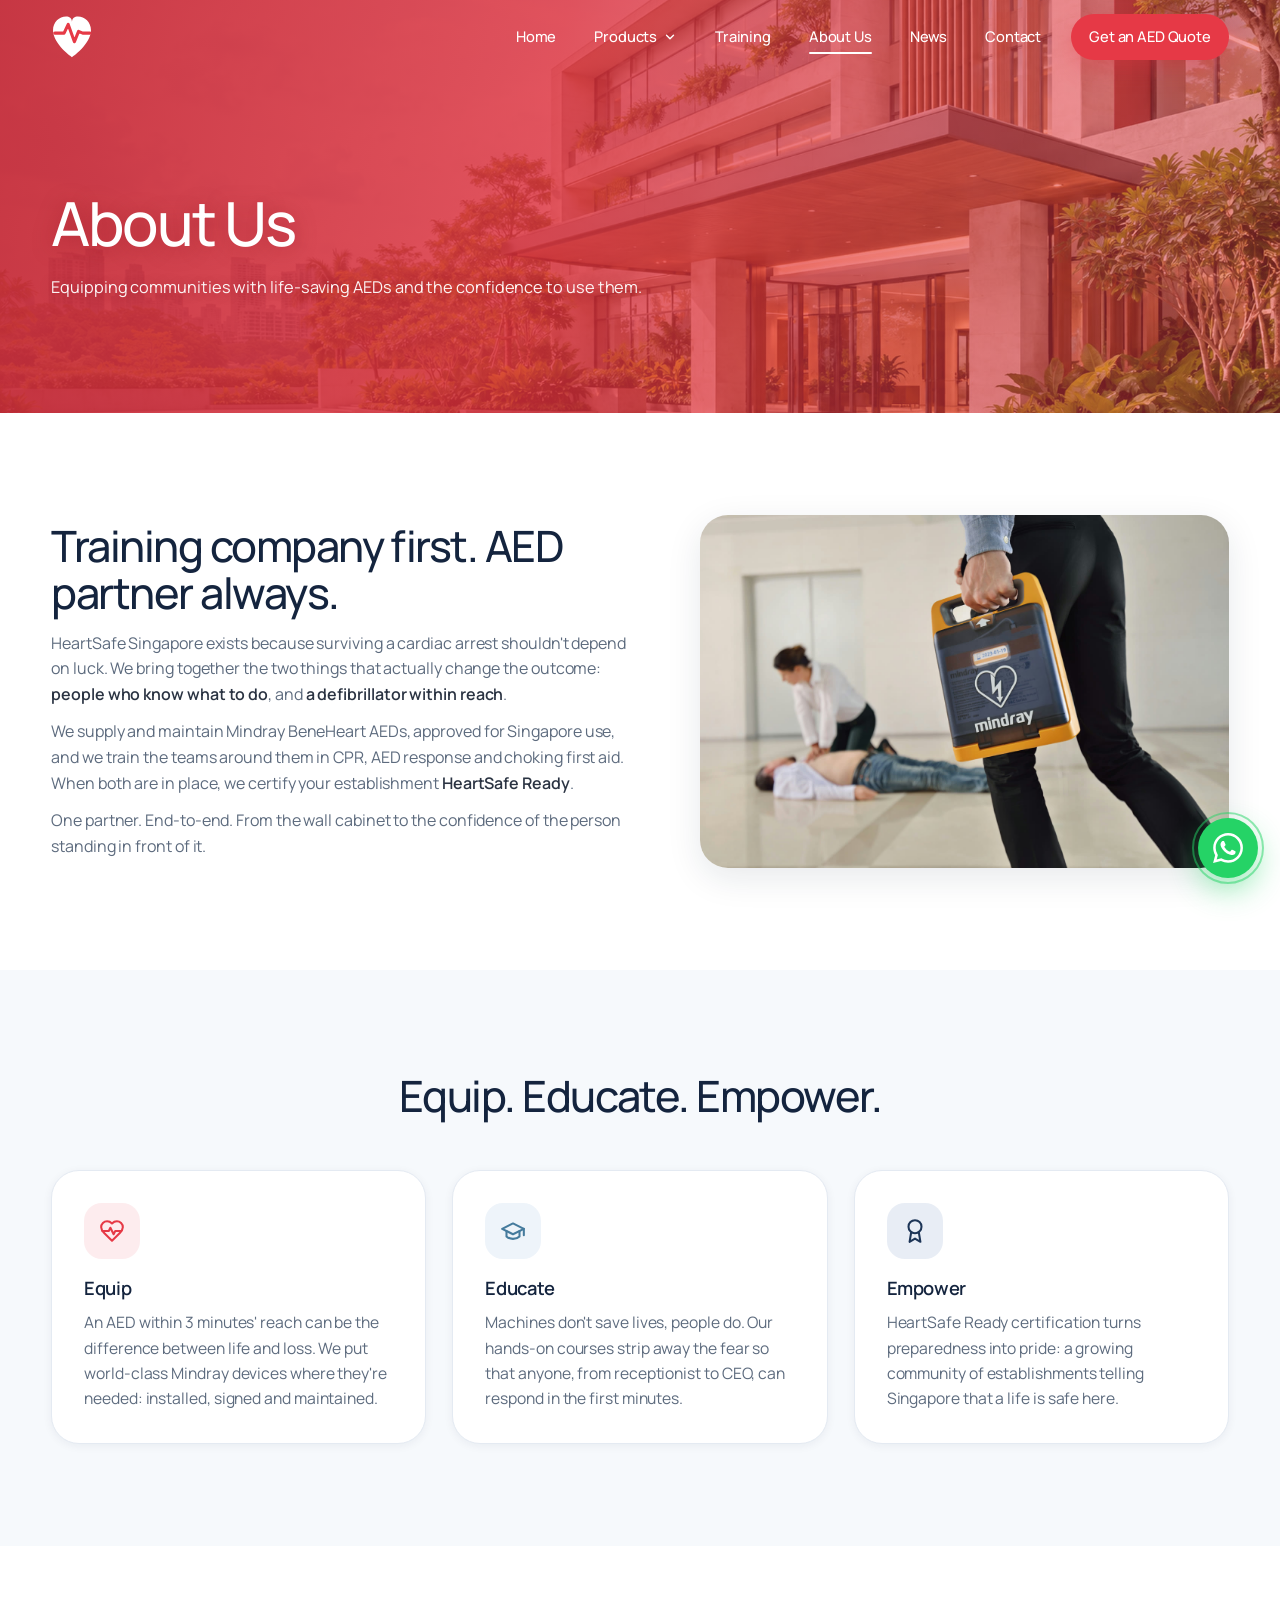
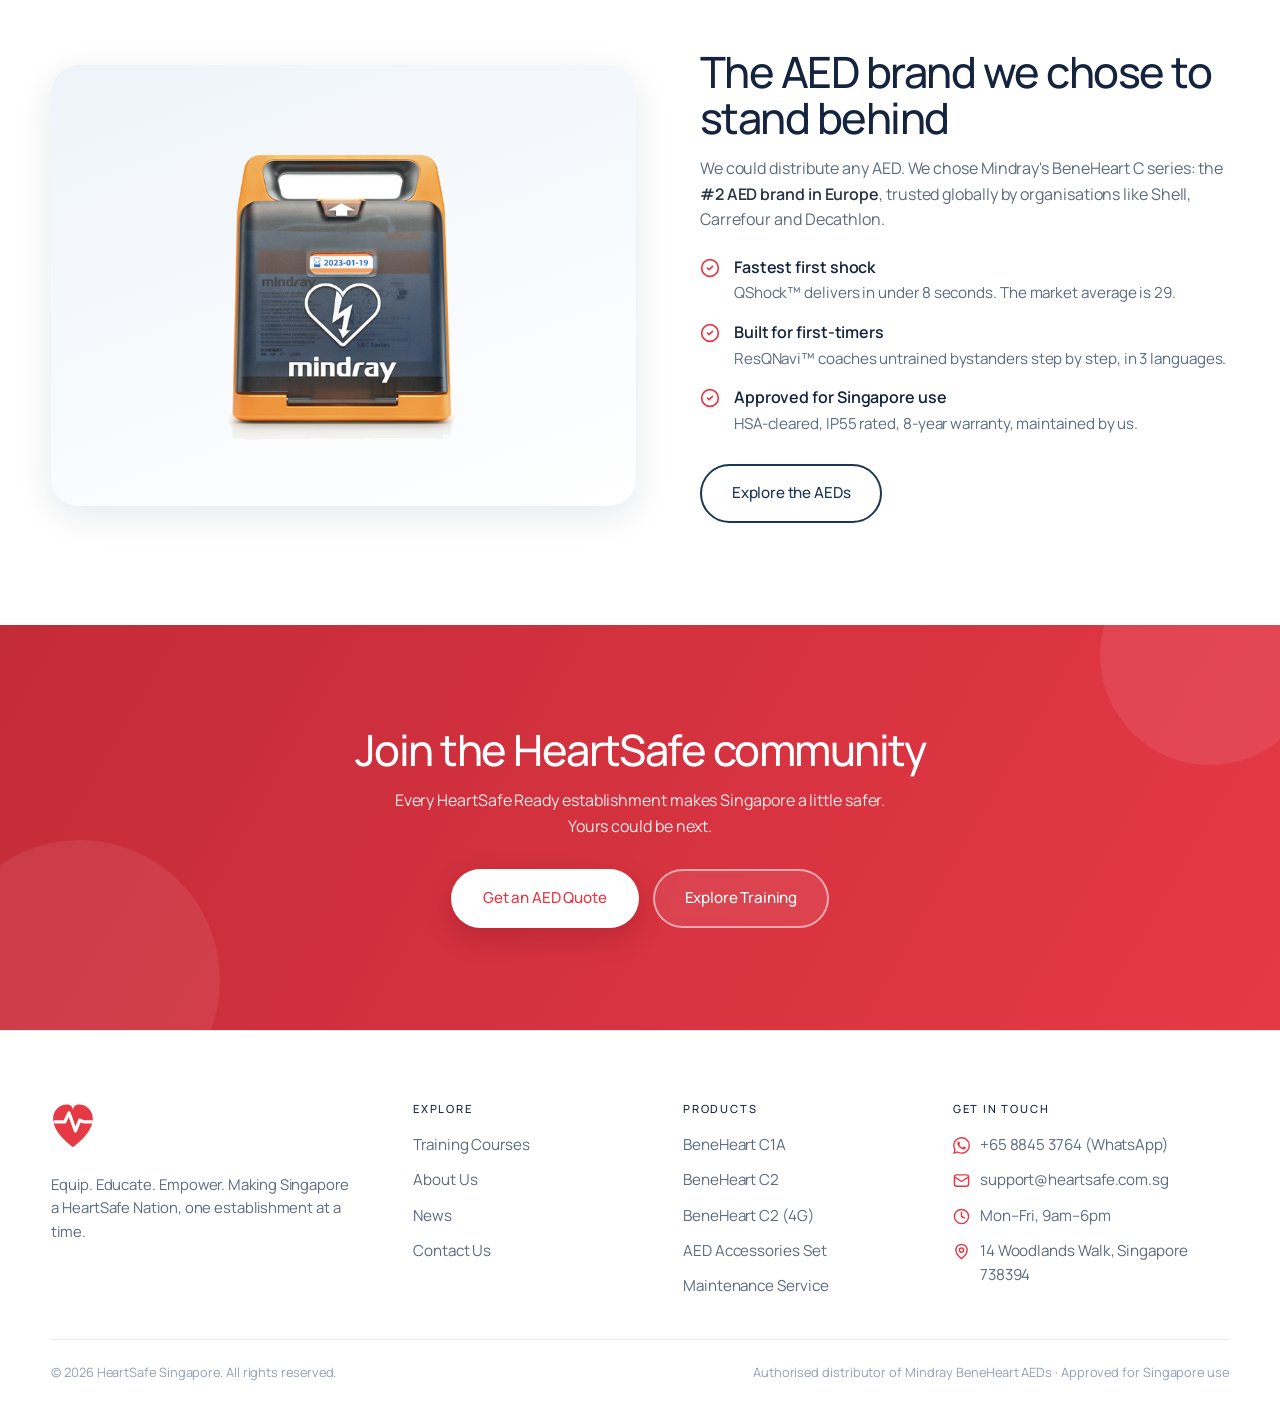
<file: about.html>
<!DOCTYPE html>
<html lang="en">
<head>
<meta charset="UTF-8">
<meta name="viewport" content="width=device-width, initial-scale=1.0">
<title>About HeartSafe Singapore | Making Singapore a HeartSafe Nation</title>
<meta name="description" content="HeartSafe Singapore is on a mission to make Singapore a HeartSafe Nation: equipping communities with Mindray AEDs and empowering everyday people to act during sudden cardiac arrest.">
<link rel="canonical" href="https://www.heartsafe.com.sg/about.html">
<meta property="og:type" content="website">
<meta property="og:title" content="About HeartSafe Singapore | Making Singapore a HeartSafe Nation">
<meta property="og:description" content="HeartSafe Singapore is on a mission to make Singapore a HeartSafe Nation: equipping communities with Mindray AEDs and empowering everyday people to act during sudden cardiac arrest.">
<meta property="og:url" content="https://www.heartsafe.com.sg/about.html">
<meta property="og:image" content="https://www.heartsafe.com.sg/assets/img/hero-poster.jpg">
<link rel="icon" type="image/svg+xml" href="favicon.svg">
<link rel="preconnect" href="https://fonts.googleapis.com">
<link rel="preconnect" href="https://fonts.gstatic.com" crossorigin>
<link href="https://fonts.googleapis.com/css2?family=Manrope:wght@400;500;600;700&family=Plus+Jakarta+Sans:wght@500;800&display=swap" rel="stylesheet">
<link rel="stylesheet" href="assets/css/style.css?v=ad229c6e">
</head>
<body>
<header class="nav nav--onhero">
  <div class="container nav__inner">
    <a href="index.html" class="nav__logo" aria-label="HeartSafe Singapore, home">
      <svg class="logo-mark" viewBox="88 90 96 102" width="42" height="44" xmlns="http://www.w3.org/2000/svg" role="img" aria-label="HeartSafe Singapore"><path class="heart-fill" d="M136 188C136 188 92 157.6 92 125.6C92 106.4 106.4 93.6 122.4 93.6C129.6 93.6 136 97.6 136 106.4C136 97.6 142.4 93.6 149.6 93.6C165.6 93.6 180 106.4 180 125.6C180 157.6 136 188 136 188Z" fill="#E63946"/><path class="heart-line" transform="matrix(.8,0,0,.8,68,68)" stroke-width="9" stroke-linecap="round" stroke-linejoin="round" fill="none" stroke="#FFFFFF" d="M35 80H62L74 55 92 105 104 75 116 80H137"/></svg>
    </a>
    <nav class="nav__links" aria-label="Main navigation">
      <a href="index.html">Home</a>
      <div class="nav__drop">
        <a href="products.html">Products <svg width="14" height="14" viewBox="0 0 24 24" fill="none" stroke="currentColor" stroke-width="2.4" stroke-linecap="round" stroke-linejoin="round"><path d="m6 9 6 6 6-6"/></svg></a>
        <div class="nav__dropmenu">
          <a href="product-c1a.html">BeneHeart C1A</a>
          <a href="product-c2.html">BeneHeart C2</a>
          <a href="product-c2-4g.html">BeneHeart C2 (4G)</a>
          <a href="product-accessories.html">AED Accessories Set</a>
          <hr>
          <a href="products.html#maintenance">Maintenance Service</a>
        </div>
      </div>
      <a href="training.html">Training</a>
      <a href="about.html" class="active">About Us</a>
      <a href="news.html">News</a>
      <a href="contact.html">Contact</a>
      <a href="contact.html" class="btn btn--primary btn--sm nav__cta">Get an AED Quote</a>
    </nav>
    <button class="nav__burger" aria-label="Toggle menu"><span></span><span></span><span></span></button>
  </div>
</header>

<section class="page-hero page-hero--photo page-hero--about">
  <div class="container">
    <h1>About Us</h1>
    <p class="lead">Equipping communities with life-saving AEDs and the confidence to use them.</p>
  </div>
</section>

<section class="section">
  <div class="container split">
    <div class="reveal">
      <h2>Training company first. AED partner always.</h2>
      <p style="margin-top:14px">HeartSafe Singapore exists because surviving a cardiac arrest shouldn't depend on luck. We bring together the two things that actually change the outcome: <strong>people who know what to do</strong>, and <strong>a defibrillator within reach</strong>.</p>
      <p style="margin-top:12px">We supply and maintain Mindray BeneHeart AEDs, approved for Singapore use, and we train the teams around them in CPR, AED response and choking first aid. When both are in place, we certify your establishment <strong>HeartSafe Ready</strong>.</p>
      <p style="margin-top:12px">One partner. End-to-end. From the wall cabinet to the confidence of the person standing in front of it.</p>
    </div>
    <figure class="reveal reveal-d1">
      <img src="assets/img/rescue-carry.jpg" alt="Responder bringing a Mindray AED to a collapsed person">
    </figure>
  </div>
</section>

<section class="section section--alt">
  <div class="container">
    <div class="section-head center reveal">
      <h2>Equip. Educate. Empower.</h2>
    </div>
    <div class="grid-3">
      <article class="card reveal">
        <div class="icon">
          <svg width="26" height="26" viewBox="0 0 24 24" fill="none" stroke="currentColor" stroke-width="1.9" stroke-linecap="round" stroke-linejoin="round"><path d="M19 14c1.49-1.46 3-3.21 3-5.5A5.5 5.5 0 0 0 16.5 3c-1.76 0-3 .5-4.5 2-1.5-1.5-2.74-2-4.5-2A5.5 5.5 0 0 0 2 8.5c0 2.3 1.5 4.05 3 5.5l7 7Z"/><path d="M3.22 12H9l1.5-3 3 6 1.5-3h5.27"/></svg>
        </div>
        <h3>Equip</h3>
        <p>An AED within 3 minutes' reach can be the difference between life and loss. We put world-class Mindray devices where they're needed: installed, signed and maintained.</p>
      </article>
      <article class="card reveal reveal-d1">
        <div class="icon icon--blue">
          <svg width="26" height="26" viewBox="0 0 24 24" fill="none" stroke="currentColor" stroke-width="1.9" stroke-linecap="round" stroke-linejoin="round"><path d="M22 10v6"/><path d="M2 10l10-5 10 5-10 5z"/><path d="M6 12v5c3 3 9 3 12 0v-5"/></svg>
        </div>
        <h3>Educate</h3>
        <p>Machines don't save lives, people do. Our hands-on courses strip away the fear so that anyone, from receptionist to CEO, can respond in the first minutes.</p>
      </article>
      <article class="card reveal reveal-d2">
        <div class="icon icon--navy">
          <svg width="26" height="26" viewBox="0 0 24 24" fill="none" stroke="currentColor" stroke-width="1.9" stroke-linecap="round" stroke-linejoin="round"><circle cx="12" cy="8" r="6"/><path d="M15.477 12.89 17 22l-5-3-5 3 1.523-9.11"/></svg>
        </div>
        <h3>Empower</h3>
        <p>HeartSafe Ready certification turns preparedness into pride: a growing community of establishments telling Singapore that a life is safe here.</p>
      </article>
    </div>
  </div>
</section>

<section class="section">
  <div class="container split">
    <figure class="reveal">
      <img src="assets/img/aed-closed.png" alt="Mindray BeneHeart AED, closed carry case" style="background:linear-gradient(160deg,#EEF4FA,#fff);padding:30px">
    </figure>
    <div class="reveal reveal-d1">
      <h2>The AED brand we chose to stand behind</h2>
      <p style="margin-top:14px">We could distribute any AED. We chose Mindray's BeneHeart C series: the <strong>#2 AED brand in Europe</strong>, trusted globally by organisations like Shell, Carrefour and Decathlon.</p>
      <ul class="checklist">
        <li>
          <svg width="20" height="20" viewBox="0 0 24 24" fill="none" stroke="currentColor" stroke-width="2" stroke-linecap="round" stroke-linejoin="round"><circle cx="12" cy="12" r="10"/><path d="m9 12 2 2 4-4"/></svg>
          <div><b>Fastest first shock</b><span>QShock&trade; delivers in under 8 seconds. The market average is 29.</span></div>
        </li>
        <li>
          <svg width="20" height="20" viewBox="0 0 24 24" fill="none" stroke="currentColor" stroke-width="2" stroke-linecap="round" stroke-linejoin="round"><circle cx="12" cy="12" r="10"/><path d="m9 12 2 2 4-4"/></svg>
          <div><b>Built for first-timers</b><span>ResQNavi&trade; coaches untrained bystanders step by step, in 3 languages.</span></div>
        </li>
        <li>
          <svg width="20" height="20" viewBox="0 0 24 24" fill="none" stroke="currentColor" stroke-width="2" stroke-linecap="round" stroke-linejoin="round"><circle cx="12" cy="12" r="10"/><path d="m9 12 2 2 4-4"/></svg>
          <div><b>Approved for Singapore use</b><span>HSA-cleared, IP55 rated, 8-year warranty, maintained by us.</span></div>
        </li>
      </ul>
      <a href="products.html" class="btn btn--outline" style="margin-top:28px">Explore the AEDs</a>
    </div>
  </div>
</section>

<section class="cta-band reveal">
  <div class="container">
    <h2>Join the HeartSafe community</h2>
    <p>Every HeartSafe Ready establishment makes Singapore a little safer. Yours could be next.</p>
    <div class="btn-row">
      <a href="contact.html" class="btn btn--primary">Get an AED Quote</a>
      <a href="training.html" class="btn btn--ghost">Explore Training</a>
    </div>
  </div>
</section>
<footer>
  <div class="container">
    <div class="footer-main">
      <div>
        <a class="logo" href="index.html" aria-label="HeartSafe Singapore">
          <svg class="logo-mark" viewBox="88 90 96 102" width="42" height="44" xmlns="http://www.w3.org/2000/svg" role="img" aria-label="HeartSafe Singapore"><path class="heart-fill" d="M136 188C136 188 92 157.6 92 125.6C92 106.4 106.4 93.6 122.4 93.6C129.6 93.6 136 97.6 136 106.4C136 97.6 142.4 93.6 149.6 93.6C165.6 93.6 180 106.4 180 125.6C180 157.6 136 188 136 188Z" fill="#E63946"/><path class="heart-line" transform="matrix(.8,0,0,.8,68,68)" stroke-width="9" stroke-linecap="round" stroke-linejoin="round" fill="none" stroke="#FFFFFF" d="M35 80H62L74 55 92 105 104 75 116 80H137"/></svg>
        </a>
        <p>Equip. Educate. Empower. Making Singapore a HeartSafe Nation, one establishment at a time.</p>
      </div>
      <div>
        <h4>Explore</h4>
        <ul>
          <li><a href="training.html">Training Courses</a></li>
          <li><a href="about.html">About Us</a></li>
          <li><a href="news.html">News</a></li>
          <li><a href="contact.html">Contact Us</a></li>
        </ul>
      </div>
      <div>
        <h4>Products</h4>
        <ul>
          <li><a href="product-c1a.html">BeneHeart C1A</a></li>
          <li><a href="product-c2.html">BeneHeart C2</a></li>
          <li><a href="product-c2-4g.html">BeneHeart C2 (4G)</a></li>
          <li><a href="product-accessories.html">AED Accessories Set</a></li>
          <li><a href="products.html#maintenance">Maintenance Service</a></li>
        </ul>
      </div>
      <div>
        <h4>Get in Touch</h4>
        <ul>
          <li><svg width="17" height="17" viewBox="0 0 24 24" fill="currentColor"><path d="M17.472 14.382c-.297-.149-1.758-.867-2.03-.967-.273-.099-.471-.148-.67.15-.197.297-.767.966-.94 1.164-.173.199-.347.223-.644.075-.297-.15-1.255-.463-2.39-1.475-.883-.788-1.48-1.761-1.653-2.059-.173-.297-.018-.458.13-.606.134-.133.297-.347.446-.52.149-.174.198-.298.298-.497.099-.198.05-.371-.025-.52-.075-.149-.669-1.612-.916-2.207-.242-.579-.487-.5-.669-.51-.173-.008-.371-.01-.57-.01-.198 0-.52.074-.792.372-.272.297-1.04 1.016-1.04 2.479 0 1.462 1.065 2.875 1.213 3.074.149.198 2.096 3.2 5.077 4.487.709.306 1.262.489 1.694.625.712.227 1.36.195 1.871.118.571-.085 1.758-.719 2.006-1.413.248-.694.248-1.289.173-1.413-.074-.124-.272-.198-.57-.347m-5.421 7.403h-.004a9.87 9.87 0 0 1-5.031-1.378l-.361-.214-3.741.982.998-3.648-.235-.374a9.86 9.86 0 0 1-1.51-5.26c.001-5.45 4.436-9.884 9.888-9.884 2.64 0 5.122 1.03 6.988 2.898a9.825 9.825 0 0 1 2.893 6.994c-.003 5.45-4.437 9.884-9.885 9.884m8.413-18.297A11.815 11.815 0 0 0 12.05 0C5.495 0 .16 5.335.157 11.892c0 2.096.547 4.142 1.588 5.945L.057 24l6.305-1.654a11.882 11.882 0 0 0 5.683 1.448h.005c6.554 0 11.89-5.335 11.893-11.893a11.821 11.821 0 0 0-3.48-8.413Z"/></svg><a href="https://wa.me/6588453764" target="_blank" rel="noopener">+65 8845 3764 (WhatsApp)</a></li>
          <li><svg width="17" height="17" viewBox="0 0 24 24" fill="none" stroke="currentColor" stroke-width="2" stroke-linecap="round" stroke-linejoin="round"><rect width="20" height="16" x="2" y="4" rx="3"/><path d="m22 7-8.97 5.7a1.94 1.94 0 0 1-2.06 0L2 7"/></svg><a href="mailto:support@heartsafe.com.sg">support@heartsafe.com.sg</a></li>
          <li><svg width="17" height="17" viewBox="0 0 24 24" fill="none" stroke="currentColor" stroke-width="2" stroke-linecap="round" stroke-linejoin="round"><circle cx="12" cy="12" r="10"/><path d="M12 6v6l4 2"/></svg><span>Mon&ndash;Fri, 9am&ndash;6pm</span></li>
          <li><svg width="17" height="17" viewBox="0 0 24 24" fill="none" stroke="currentColor" stroke-width="2" stroke-linecap="round" stroke-linejoin="round"><path d="M20 10c0 6-8 12-8 12s-8-6-8-12a8 8 0 0 1 16 0Z"/><circle cx="12" cy="10" r="3"/></svg><a href="https://www.google.com/maps/search/?api=1&amp;query=14+Woodlands+Walk+Singapore+738394" target="_blank" rel="noopener">14 Woodlands Walk, Singapore 738394</a></li>
        </ul>
      </div>
    </div>
    <div class="footer-bottom">
      <span>&copy; 2026 HeartSafe Singapore. All rights reserved.</span>
      <span>Authorised distributor of Mindray BeneHeart AEDs &middot; Approved for Singapore use</span>
    </div>
  </div>
</footer>

<a class="wa-float" href="https://wa.me/6588453764?text=Hello%20HeartSafe!%20I%27d%20like%20to%20find%20out%20more." target="_blank" rel="noopener" aria-label="Chat with HeartSafe on WhatsApp">
  <svg width="30" height="30" viewBox="0 0 24 24" fill="currentColor"><path d="M17.472 14.382c-.297-.149-1.758-.867-2.03-.967-.273-.099-.471-.148-.67.15-.197.297-.767.966-.94 1.164-.173.199-.347.223-.644.075-.297-.15-1.255-.463-2.39-1.475-.883-.788-1.48-1.761-1.653-2.059-.173-.297-.018-.458.13-.606.134-.133.297-.347.446-.52.149-.174.198-.298.298-.497.099-.198.05-.371-.025-.52-.075-.149-.669-1.612-.916-2.207-.242-.579-.487-.5-.669-.51-.173-.008-.371-.01-.57-.01-.198 0-.52.074-.792.372-.272.297-1.04 1.016-1.04 2.479 0 1.462 1.065 2.875 1.213 3.074.149.198 2.096 3.2 5.077 4.487.709.306 1.262.489 1.694.625.712.227 1.36.195 1.871.118.571-.085 1.758-.719 2.006-1.413.248-.694.248-1.289.173-1.413-.074-.124-.272-.198-.57-.347m-5.421 7.403h-.004a9.87 9.87 0 0 1-5.031-1.378l-.361-.214-3.741.982.998-3.648-.235-.374a9.86 9.86 0 0 1-1.51-5.26c.001-5.45 4.436-9.884 9.888-9.884 2.64 0 5.122 1.03 6.988 2.898a9.825 9.825 0 0 1 2.893 6.994c-.003 5.45-4.437 9.884-9.885 9.884m8.413-18.297A11.815 11.815 0 0 0 12.05 0C5.495 0 .16 5.335.157 11.892c0 2.096.547 4.142 1.588 5.945L.057 24l6.305-1.654a11.882 11.882 0 0 0 5.683 1.448h.005c6.554 0 11.89-5.335 11.893-11.893a11.821 11.821 0 0 0-3.48-8.413Z"/></svg>
</a>

<script src="assets/js/main.js?v=ad229c6e"></script>
</body>
</html>
</file>
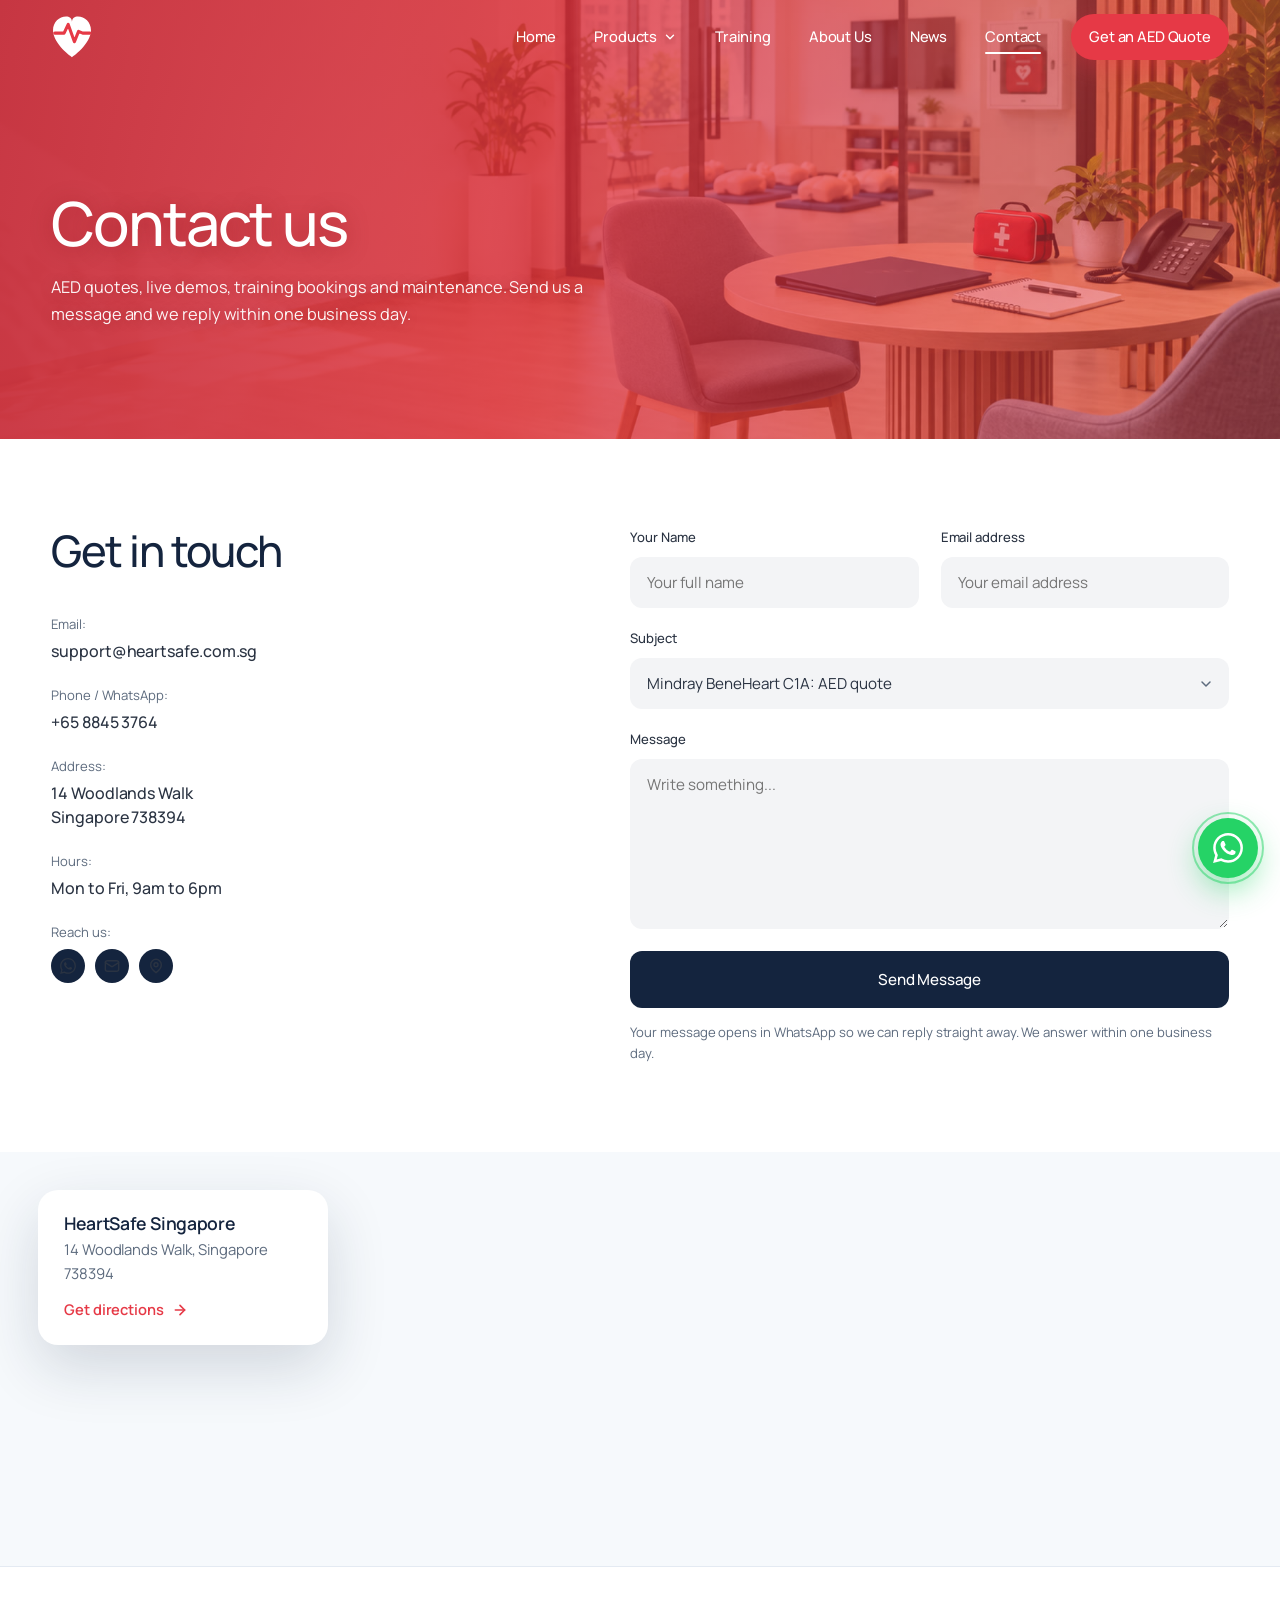
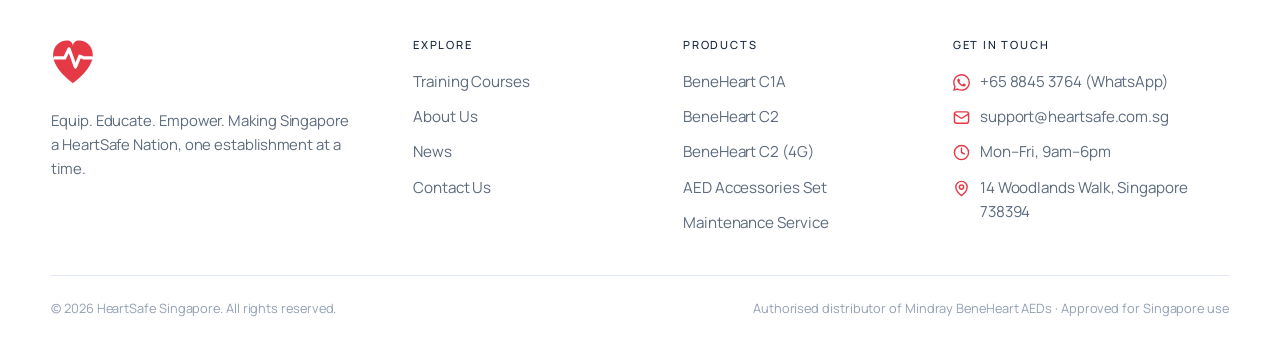
<file: contact.html>
<!DOCTYPE html>
<html lang="en">
<head>
<meta charset="UTF-8">
<meta name="viewport" content="width=device-width, initial-scale=1.0">
<title>Contact HeartSafe Singapore | Get an AED Quote</title>
<meta name="description" content="Get an AED quote, request a demo or book CPR training with HeartSafe Singapore. WhatsApp +65 8845 3764 or email support@heartsafe.com.sg. We reply within one business day.">
<link rel="canonical" href="https://www.heartsafe.com.sg/contact.html">
<meta property="og:type" content="website">
<meta property="og:title" content="Contact HeartSafe Singapore | Get an AED Quote">
<meta property="og:description" content="Get an AED quote, request a demo or book CPR training with HeartSafe Singapore. WhatsApp +65 8845 3764 or email support@heartsafe.com.sg. We reply within one business day.">
<meta property="og:url" content="https://www.heartsafe.com.sg/contact.html">
<meta property="og:image" content="https://www.heartsafe.com.sg/assets/img/hero-poster.jpg">
<link rel="icon" type="image/svg+xml" href="favicon.svg">
<link rel="preconnect" href="https://fonts.googleapis.com">
<link rel="preconnect" href="https://fonts.gstatic.com" crossorigin>
<link href="https://fonts.googleapis.com/css2?family=Manrope:wght@400;500;600;700&family=Plus+Jakarta+Sans:wght@500;800&display=swap" rel="stylesheet">
<link rel="stylesheet" href="assets/css/style.css?v=ad229c6e">
</head>
<body>
<header class="nav nav--onhero">
  <div class="container nav__inner">
    <a href="index.html" class="nav__logo" aria-label="HeartSafe Singapore, home">
      <svg class="logo-mark" viewBox="88 90 96 102" width="42" height="44" xmlns="http://www.w3.org/2000/svg" role="img" aria-label="HeartSafe Singapore"><path class="heart-fill" d="M136 188C136 188 92 157.6 92 125.6C92 106.4 106.4 93.6 122.4 93.6C129.6 93.6 136 97.6 136 106.4C136 97.6 142.4 93.6 149.6 93.6C165.6 93.6 180 106.4 180 125.6C180 157.6 136 188 136 188Z" fill="#E63946"/><path class="heart-line" transform="matrix(.8,0,0,.8,68,68)" stroke-width="9" stroke-linecap="round" stroke-linejoin="round" fill="none" stroke="#FFFFFF" d="M35 80H62L74 55 92 105 104 75 116 80H137"/></svg>
    </a>
    <nav class="nav__links" aria-label="Main navigation">
      <a href="index.html">Home</a>
      <div class="nav__drop">
        <a href="products.html">Products <svg width="14" height="14" viewBox="0 0 24 24" fill="none" stroke="currentColor" stroke-width="2.4" stroke-linecap="round" stroke-linejoin="round"><path d="m6 9 6 6 6-6"/></svg></a>
        <div class="nav__dropmenu">
          <a href="product-c1a.html">BeneHeart C1A</a>
          <a href="product-c2.html">BeneHeart C2</a>
          <a href="product-c2-4g.html">BeneHeart C2 (4G)</a>
          <a href="product-accessories.html">AED Accessories Set</a>
          <hr>
          <a href="products.html#maintenance">Maintenance Service</a>
        </div>
      </div>
      <a href="training.html">Training</a>
      <a href="about.html">About Us</a>
      <a href="news.html">News</a>
      <a href="contact.html" class="active">Contact</a>
      <a href="contact.html" class="btn btn--primary btn--sm nav__cta">Get an AED Quote</a>
    </nav>
    <button class="nav__burger" aria-label="Toggle menu"><span></span><span></span><span></span></button>
  </div>
</header>

<section class="page-hero page-hero--photo page-hero--contact">
  <div class="container">
    <h1>Contact us</h1>
    <p class="lead">AED quotes, live demos, training bookings and maintenance. Send us a message and we reply within one business day.</p>
  </div>
</section>

<section class="contact-hero contact-hero--minimal contact-hero--after">
  <div class="container contact-hero__grid">
    <div class="contact-intro reveal">
      <h2 class="contact-title">Get in touch</h2>
      <dl class="contact-list">
        <div><dt>Email:</dt><dd><a href="mailto:support@heartsafe.com.sg">support@heartsafe.com.sg</a></dd></div>
        <div><dt>Phone / WhatsApp:</dt><dd><a href="https://wa.me/6588453764?text=Hello%20HeartSafe!%20I%27d%20like%20to%20find%20out%20more." target="_blank" rel="noopener">+65 8845 3764</a></dd></div>
        <div><dt>Address:</dt><dd><a href="https://www.google.com/maps/search/?api=1&query=14+Woodlands+Walk+Singapore+738394" target="_blank" rel="noopener">14 Woodlands Walk<br>Singapore 738394</a></dd></div>
        <div><dt>Hours:</dt><dd>Mon to Fri, 9am to 6pm</dd></div>
        <div><dt>Reach us:</dt><dd class="contact-socials">
          <a href="https://wa.me/6588453764?text=Hello%20HeartSafe!%20I%27d%20like%20to%20find%20out%20more." target="_blank" rel="noopener" aria-label="WhatsApp"><svg width="16" height="16" viewBox="0 0 24 24" fill="currentColor"><path d="M17.472 14.382c-.297-.149-1.758-.867-2.03-.967-.273-.099-.471-.148-.67.15-.197.297-.767.966-.94 1.164-.173.199-.347.223-.644.075-.297-.15-1.255-.463-2.39-1.475-.883-.788-1.48-1.761-1.653-2.059-.173-.297-.018-.458.13-.606.134-.133.297-.347.446-.52.149-.174.198-.298.298-.497.099-.198.05-.371-.025-.52-.075-.149-.669-1.612-.916-2.207-.242-.579-.487-.5-.669-.51-.173-.008-.371-.01-.57-.01-.198 0-.52.074-.792.372-.272.297-1.04 1.016-1.04 2.479 0 1.462 1.065 2.875 1.213 3.074.149.198 2.096 3.2 5.077 4.487.709.306 1.262.489 1.694.625.712.227 1.36.195 1.871.118.571-.085 1.758-.719 2.006-1.413.248-.694.248-1.289.173-1.413-.074-.124-.272-.198-.57-.347m-5.421 7.403h-.004a9.87 9.87 0 0 1-5.031-1.378l-.361-.214-3.741.982.998-3.648-.235-.374a9.86 9.86 0 0 1-1.51-5.26c.001-5.45 4.436-9.884 9.888-9.884 2.64 0 5.122 1.03 6.988 2.898a9.825 9.825 0 0 1 2.893 6.994c-.003 5.45-4.437 9.884-9.885 9.884m8.413-18.297A11.815 11.815 0 0 0 12.05 0C5.495 0 .16 5.335.157 11.892c0 2.096.547 4.142 1.588 5.945L.057 24l6.305-1.654a11.882 11.882 0 0 0 5.683 1.448h.005c6.554 0 11.89-5.335 11.893-11.893a11.821 11.821 0 0 0-3.48-8.413Z"/></svg></a>
          <a href="mailto:support@heartsafe.com.sg" aria-label="Email"><svg width="16" height="16" viewBox="0 0 24 24" fill="none" stroke="currentColor" stroke-width="2.2" stroke-linecap="round" stroke-linejoin="round"><rect width="20" height="16" x="2" y="4" rx="3"/><path d="m22 7-8.97 5.7a1.94 1.94 0 0 1-2.06 0L2 7"/></svg></a>
          <a href="https://www.google.com/maps/search/?api=1&query=14+Woodlands+Walk+Singapore+738394" target="_blank" rel="noopener" aria-label="Directions"><svg width="16" height="16" viewBox="0 0 24 24" fill="none" stroke="currentColor" stroke-width="2.2" stroke-linecap="round" stroke-linejoin="round"><path d="M20 10c0 6-8 12-8 12s-8-6-8-12a8 8 0 0 1 16 0Z"/><circle cx="12" cy="10" r="3"/></svg></a>
        </dd></div>
      </dl>
    </div>

    <form id="quote-form" class="contact-form reveal reveal-d1">
      <div class="form-grid">
        <div class="form-field">
          <label for="f-name">Your Name</label>
          <input id="f-name" name="name" type="text" required autocomplete="name" placeholder="Your full name">
        </div>
        <div class="form-field">
          <label for="f-email">Email address</label>
          <input id="f-email" name="email" type="email" required autocomplete="email" placeholder="Your email address">
        </div>
        <div class="form-field full">
          <label for="f-interest">Subject</label>
          <select id="f-interest" name="interest" required>
            <option value="Mindray BeneHeart C1A">Mindray BeneHeart C1A: AED quote</option>
            <option value="Mindray BeneHeart C2">Mindray BeneHeart C2: AED quote</option>
            <option value="Mindray BeneHeart C2 (4G)">Mindray BeneHeart C2 (4G): connected AED quote</option>
            <option value="AED Full Accessories Set">AED Full Accessories Set: cabinet &amp; installation</option>
            <option value="AED Demo">Request an AED demo</option>
            <option value="CPR + AED Training">CPR + AED training for my team</option>
            <option value="AED Annual Maintenance">AED annual preventive maintenance</option>
            <option value="HeartSafe Ready Certification">HeartSafe Ready certification (equip + train)</option>
            <option value="Something else">Something else</option>
          </select>
        </div>
        <div class="form-field full">
          <label for="f-message">Message</label>
          <textarea id="f-message" name="message" placeholder="Write something..."></textarea>
        </div>
      </div>
      <button type="submit" class="btn btn--send">Send Message</button>
      <p class="form-note">Your message opens in WhatsApp so we can reply straight away. We answer within one business day.</p>
    </form>
  </div>
</section>

<section class="map-band" aria-label="Our location on Google Maps">
  <iframe
    src="https://maps.google.com/maps?q=14%20Woodlands%20Walk%20Singapore%20738394&t=m&z=16&output=embed&iwloc=near"
    title="HeartSafe Singapore, 14 Woodlands Walk, Singapore 738394"
    loading="lazy"
    referrerpolicy="no-referrer-when-downgrade"
    allowfullscreen></iframe>
  <a class="map-card" href="https://www.google.com/maps/search/?api=1&query=14+Woodlands+Walk+Singapore+738394" target="_blank" rel="noopener">
    <h3>HeartSafe Singapore</h3>
    <p>14 Woodlands Walk, Singapore 738394</p>
    <span class="link">Get directions
      <svg width="16" height="16" viewBox="0 0 24 24" fill="none" stroke="currentColor" stroke-width="2.4" stroke-linecap="round" stroke-linejoin="round"><path d="M5 12h14"/><path d="m12 5 7 7-7 7"/></svg>
    </span>
  </a>
</section>

<footer>
  <div class="container">
    <div class="footer-main">
      <div>
        <a class="logo" href="index.html" aria-label="HeartSafe Singapore">
          <svg class="logo-mark" viewBox="88 90 96 102" width="42" height="44" xmlns="http://www.w3.org/2000/svg" role="img" aria-label="HeartSafe Singapore"><path class="heart-fill" d="M136 188C136 188 92 157.6 92 125.6C92 106.4 106.4 93.6 122.4 93.6C129.6 93.6 136 97.6 136 106.4C136 97.6 142.4 93.6 149.6 93.6C165.6 93.6 180 106.4 180 125.6C180 157.6 136 188 136 188Z" fill="#E63946"/><path class="heart-line" transform="matrix(.8,0,0,.8,68,68)" stroke-width="9" stroke-linecap="round" stroke-linejoin="round" fill="none" stroke="#FFFFFF" d="M35 80H62L74 55 92 105 104 75 116 80H137"/></svg>
        </a>
        <p>Equip. Educate. Empower. Making Singapore a HeartSafe Nation, one establishment at a time.</p>
      </div>
      <div>
        <h4>Explore</h4>
        <ul>
          <li><a href="training.html">Training Courses</a></li>
          <li><a href="about.html">About Us</a></li>
          <li><a href="news.html">News</a></li>
          <li><a href="contact.html">Contact Us</a></li>
        </ul>
      </div>
      <div>
        <h4>Products</h4>
        <ul>
          <li><a href="product-c1a.html">BeneHeart C1A</a></li>
          <li><a href="product-c2.html">BeneHeart C2</a></li>
          <li><a href="product-c2-4g.html">BeneHeart C2 (4G)</a></li>
          <li><a href="product-accessories.html">AED Accessories Set</a></li>
          <li><a href="products.html#maintenance">Maintenance Service</a></li>
        </ul>
      </div>
      <div>
        <h4>Get in Touch</h4>
        <ul>
          <li><svg width="17" height="17" viewBox="0 0 24 24" fill="currentColor"><path d="M17.472 14.382c-.297-.149-1.758-.867-2.03-.967-.273-.099-.471-.148-.67.15-.197.297-.767.966-.94 1.164-.173.199-.347.223-.644.075-.297-.15-1.255-.463-2.39-1.475-.883-.788-1.48-1.761-1.653-2.059-.173-.297-.018-.458.13-.606.134-.133.297-.347.446-.52.149-.174.198-.298.298-.497.099-.198.05-.371-.025-.52-.075-.149-.669-1.612-.916-2.207-.242-.579-.487-.5-.669-.51-.173-.008-.371-.01-.57-.01-.198 0-.52.074-.792.372-.272.297-1.04 1.016-1.04 2.479 0 1.462 1.065 2.875 1.213 3.074.149.198 2.096 3.2 5.077 4.487.709.306 1.262.489 1.694.625.712.227 1.36.195 1.871.118.571-.085 1.758-.719 2.006-1.413.248-.694.248-1.289.173-1.413-.074-.124-.272-.198-.57-.347m-5.421 7.403h-.004a9.87 9.87 0 0 1-5.031-1.378l-.361-.214-3.741.982.998-3.648-.235-.374a9.86 9.86 0 0 1-1.51-5.26c.001-5.45 4.436-9.884 9.888-9.884 2.64 0 5.122 1.03 6.988 2.898a9.825 9.825 0 0 1 2.893 6.994c-.003 5.45-4.437 9.884-9.885 9.884m8.413-18.297A11.815 11.815 0 0 0 12.05 0C5.495 0 .16 5.335.157 11.892c0 2.096.547 4.142 1.588 5.945L.057 24l6.305-1.654a11.882 11.882 0 0 0 5.683 1.448h.005c6.554 0 11.89-5.335 11.893-11.893a11.821 11.821 0 0 0-3.48-8.413Z"/></svg><a href="https://wa.me/6588453764" target="_blank" rel="noopener">+65 8845 3764 (WhatsApp)</a></li>
          <li><svg width="17" height="17" viewBox="0 0 24 24" fill="none" stroke="currentColor" stroke-width="2" stroke-linecap="round" stroke-linejoin="round"><rect width="20" height="16" x="2" y="4" rx="3"/><path d="m22 7-8.97 5.7a1.94 1.94 0 0 1-2.06 0L2 7"/></svg><a href="mailto:support@heartsafe.com.sg">support@heartsafe.com.sg</a></li>
          <li><svg width="17" height="17" viewBox="0 0 24 24" fill="none" stroke="currentColor" stroke-width="2" stroke-linecap="round" stroke-linejoin="round"><circle cx="12" cy="12" r="10"/><path d="M12 6v6l4 2"/></svg><span>Mon&ndash;Fri, 9am&ndash;6pm</span></li>
          <li><svg width="17" height="17" viewBox="0 0 24 24" fill="none" stroke="currentColor" stroke-width="2" stroke-linecap="round" stroke-linejoin="round"><path d="M20 10c0 6-8 12-8 12s-8-6-8-12a8 8 0 0 1 16 0Z"/><circle cx="12" cy="10" r="3"/></svg><a href="https://www.google.com/maps/search/?api=1&amp;query=14+Woodlands+Walk+Singapore+738394" target="_blank" rel="noopener">14 Woodlands Walk, Singapore 738394</a></li>
        </ul>
      </div>
    </div>
    <div class="footer-bottom">
      <span>&copy; 2026 HeartSafe Singapore. All rights reserved.</span>
      <span>Authorised distributor of Mindray BeneHeart AEDs &middot; Approved for Singapore use</span>
    </div>
  </div>
</footer>

<a class="wa-float" href="https://wa.me/6588453764?text=Hello%20HeartSafe!%20I%27d%20like%20to%20find%20out%20more." target="_blank" rel="noopener" aria-label="Chat with HeartSafe on WhatsApp">
  <svg width="30" height="30" viewBox="0 0 24 24" fill="currentColor"><path d="M17.472 14.382c-.297-.149-1.758-.867-2.03-.967-.273-.099-.471-.148-.67.15-.197.297-.767.966-.94 1.164-.173.199-.347.223-.644.075-.297-.15-1.255-.463-2.39-1.475-.883-.788-1.48-1.761-1.653-2.059-.173-.297-.018-.458.13-.606.134-.133.297-.347.446-.52.149-.174.198-.298.298-.497.099-.198.05-.371-.025-.52-.075-.149-.669-1.612-.916-2.207-.242-.579-.487-.5-.669-.51-.173-.008-.371-.01-.57-.01-.198 0-.52.074-.792.372-.272.297-1.04 1.016-1.04 2.479 0 1.462 1.065 2.875 1.213 3.074.149.198 2.096 3.2 5.077 4.487.709.306 1.262.489 1.694.625.712.227 1.36.195 1.871.118.571-.085 1.758-.719 2.006-1.413.248-.694.248-1.289.173-1.413-.074-.124-.272-.198-.57-.347m-5.421 7.403h-.004a9.87 9.87 0 0 1-5.031-1.378l-.361-.214-3.741.982.998-3.648-.235-.374a9.86 9.86 0 0 1-1.51-5.26c.001-5.45 4.436-9.884 9.888-9.884 2.64 0 5.122 1.03 6.988 2.898a9.825 9.825 0 0 1 2.893 6.994c-.003 5.45-4.437 9.884-9.885 9.884m8.413-18.297A11.815 11.815 0 0 0 12.05 0C5.495 0 .16 5.335.157 11.892c0 2.096.547 4.142 1.588 5.945L.057 24l6.305-1.654a11.882 11.882 0 0 0 5.683 1.448h.005c6.554 0 11.89-5.335 11.893-11.893a11.821 11.821 0 0 0-3.48-8.413Z"/></svg>
</a>

<script src="assets/js/main.js?v=ad229c6e"></script>
</body>
</html>
</file>
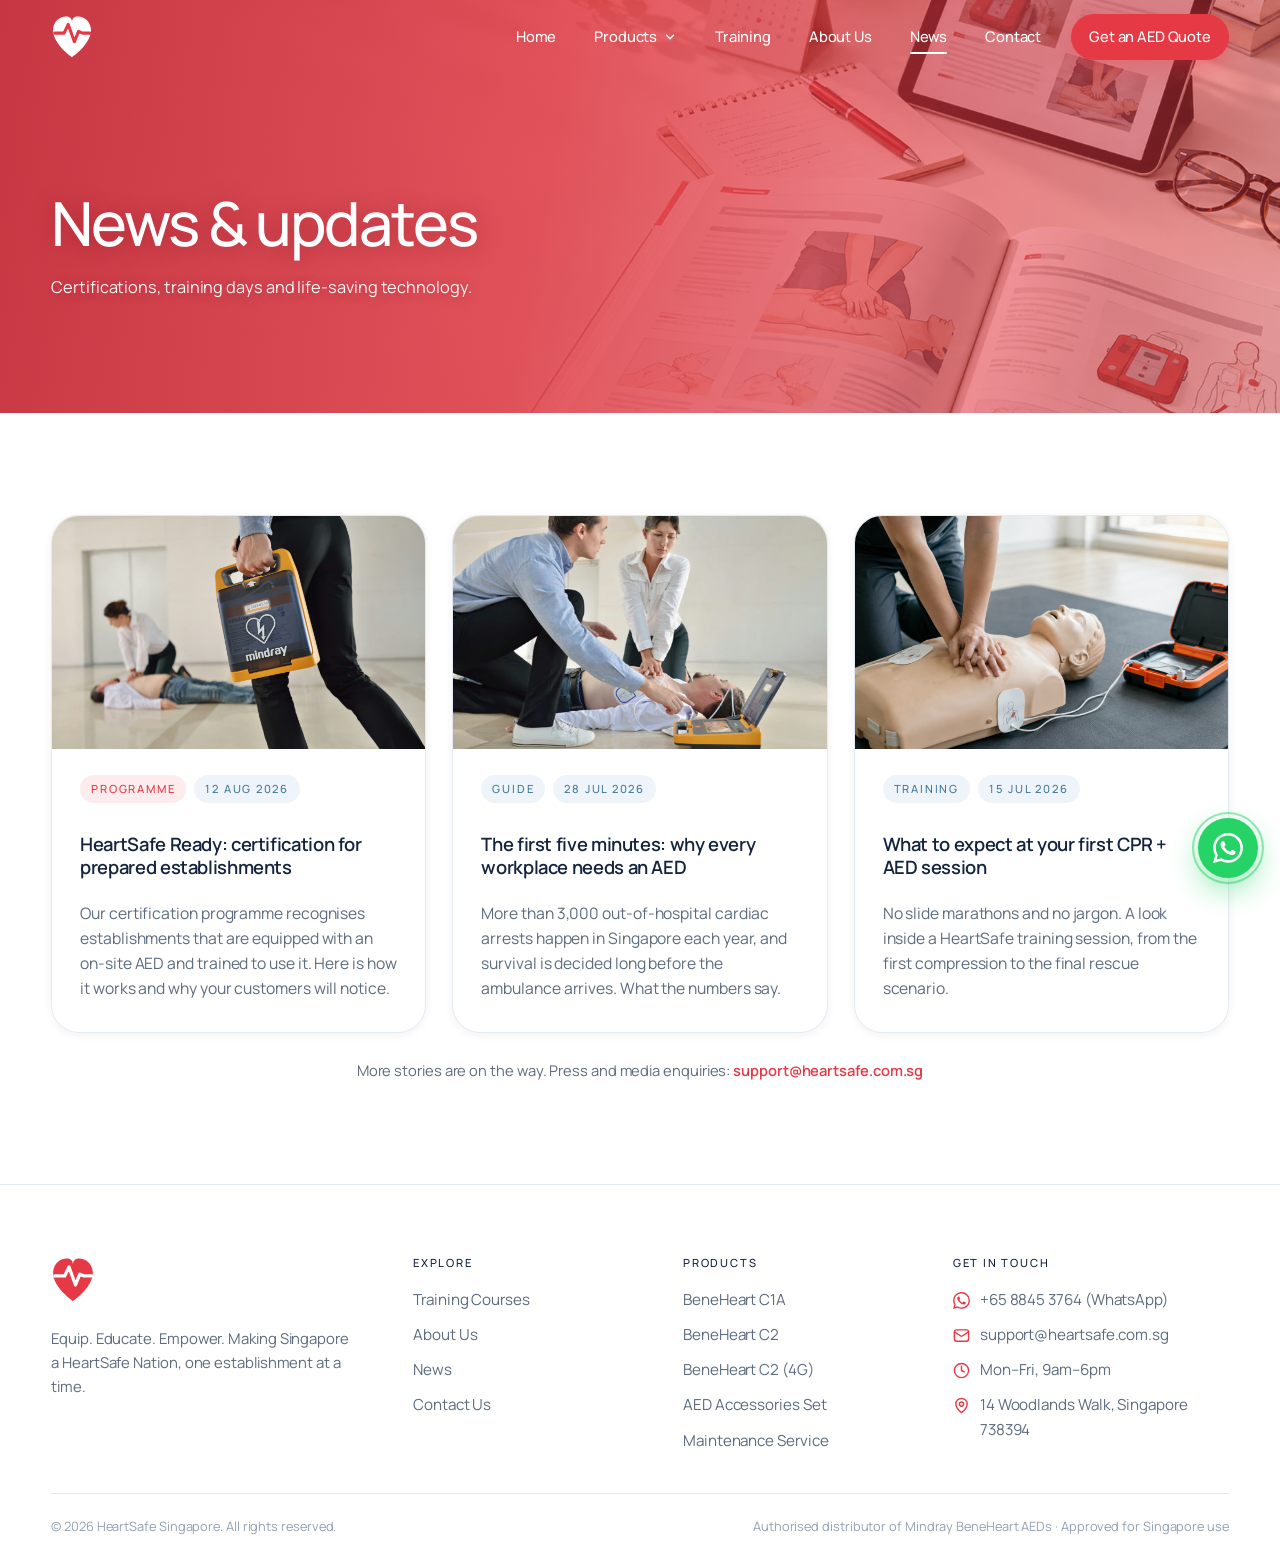
<file: news.html>
<!DOCTYPE html>
<html lang="en">
<head>
<meta charset="UTF-8">
<meta name="viewport" content="width=device-width, initial-scale=1.0">
<title>News & Updates | HeartSafe Singapore</title>
<meta name="description" content="News and updates from HeartSafe Singapore: HeartSafe Ready certifications, training stories and life-saving technology.">
<link rel="canonical" href="https://www.heartsafe.com.sg/news.html">
<meta property="og:type" content="website">
<meta property="og:title" content="News & Updates | HeartSafe Singapore">
<meta property="og:description" content="News and updates from HeartSafe Singapore: HeartSafe Ready certifications, training stories and life-saving technology.">
<meta property="og:url" content="https://www.heartsafe.com.sg/news.html">
<meta property="og:image" content="https://www.heartsafe.com.sg/assets/img/hero-poster.jpg">
<link rel="icon" type="image/svg+xml" href="favicon.svg">
<link rel="preconnect" href="https://fonts.googleapis.com">
<link rel="preconnect" href="https://fonts.gstatic.com" crossorigin>
<link href="https://fonts.googleapis.com/css2?family=Manrope:wght@400;500;600;700&family=Plus+Jakarta+Sans:wght@500;800&display=swap" rel="stylesheet">
<link rel="stylesheet" href="assets/css/style.css?v=ad229c6e">
</head>
<body>
<header class="nav nav--onhero">
  <div class="container nav__inner">
    <a href="index.html" class="nav__logo" aria-label="HeartSafe Singapore, home">
      <svg class="logo-mark" viewBox="88 90 96 102" width="42" height="44" xmlns="http://www.w3.org/2000/svg" role="img" aria-label="HeartSafe Singapore"><path class="heart-fill" d="M136 188C136 188 92 157.6 92 125.6C92 106.4 106.4 93.6 122.4 93.6C129.6 93.6 136 97.6 136 106.4C136 97.6 142.4 93.6 149.6 93.6C165.6 93.6 180 106.4 180 125.6C180 157.6 136 188 136 188Z" fill="#E63946"/><path class="heart-line" transform="matrix(.8,0,0,.8,68,68)" stroke-width="9" stroke-linecap="round" stroke-linejoin="round" fill="none" stroke="#FFFFFF" d="M35 80H62L74 55 92 105 104 75 116 80H137"/></svg>
    </a>
    <nav class="nav__links" aria-label="Main navigation">
      <a href="index.html">Home</a>
      <div class="nav__drop">
        <a href="products.html">Products <svg width="14" height="14" viewBox="0 0 24 24" fill="none" stroke="currentColor" stroke-width="2.4" stroke-linecap="round" stroke-linejoin="round"><path d="m6 9 6 6 6-6"/></svg></a>
        <div class="nav__dropmenu">
          <a href="product-c1a.html">BeneHeart C1A</a>
          <a href="product-c2.html">BeneHeart C2</a>
          <a href="product-c2-4g.html">BeneHeart C2 (4G)</a>
          <a href="product-accessories.html">AED Accessories Set</a>
          <hr>
          <a href="products.html#maintenance">Maintenance Service</a>
        </div>
      </div>
      <a href="training.html">Training</a>
      <a href="about.html">About Us</a>
      <a href="news.html" class="active">News</a>
      <a href="contact.html">Contact</a>
      <a href="contact.html" class="btn btn--primary btn--sm nav__cta">Get an AED Quote</a>
    </nav>
    <button class="nav__burger" aria-label="Toggle menu"><span></span><span></span><span></span></button>
  </div>
</header>

<section class="page-hero page-hero--photo page-hero--news">
  <div class="container">
    <h1>News &amp; updates</h1>
    <p class="lead">Certifications, training days and life-saving technology.</p>
  </div>
</section>

<section class="section">
  <div class="container">
    <div class="grid-3">
      <article class="course-card card reveal">
        <figure><img src="assets/img/rescue-carry.jpg" alt="Responder carrying an AED to an emergency" loading="lazy"></figure>
        <div class="body">
          <div class="tags reveal"><span class="tag tag--red">Programme</span><span class="tag">12 Aug 2026</span></div>
          <h3>HeartSafe Ready: certification for prepared establishments</h3>
          <p>Our certification programme recognises establishments that are equipped with an on-site AED and trained to use it. Here is how it works and why your customers will notice.</p>
        </div>
      </article>
      <article class="course-card card reveal reveal-d1">
        <figure><img src="assets/img/rescue-cpr.jpg" alt="Bystanders performing CPR with an AED" loading="lazy"></figure>
        <div class="body">
          <div class="tags reveal"><span class="tag">Guide</span><span class="tag">28 Jul 2026</span></div>
          <h3>The first five minutes: why every workplace needs an AED</h3>
          <p>More than 3,000 out-of-hospital cardiac arrests happen in Singapore each year, and survival is decided long before the ambulance arrives. What the numbers say.</p>
        </div>
      </article>
      <article class="course-card card reveal reveal-d2">
        <figure><img src="assets/img/course-cpr-aed.jpg" alt="CPR training session on mannequins" loading="lazy"></figure>
        <div class="body">
          <div class="tags reveal"><span class="tag">Training</span><span class="tag">15 Jul 2026</span></div>
          <h3>What to expect at your first CPR + AED session</h3>
          <p>No slide marathons and no jargon. A look inside a HeartSafe training session, from the first compression to the final rescue scenario.</p>
        </div>
      </article>
    </div>
    <p class="muted-note reveal">More stories are on the way. Press and media enquiries: <a href="mailto:support@heartsafe.com.sg" style="color:var(--red);font-weight:600">support@heartsafe.com.sg</a></p>
  </div>
</section>
<footer>
  <div class="container">
    <div class="footer-main">
      <div>
        <a class="logo" href="index.html" aria-label="HeartSafe Singapore">
          <svg class="logo-mark" viewBox="88 90 96 102" width="42" height="44" xmlns="http://www.w3.org/2000/svg" role="img" aria-label="HeartSafe Singapore"><path class="heart-fill" d="M136 188C136 188 92 157.6 92 125.6C92 106.4 106.4 93.6 122.4 93.6C129.6 93.6 136 97.6 136 106.4C136 97.6 142.4 93.6 149.6 93.6C165.6 93.6 180 106.4 180 125.6C180 157.6 136 188 136 188Z" fill="#E63946"/><path class="heart-line" transform="matrix(.8,0,0,.8,68,68)" stroke-width="9" stroke-linecap="round" stroke-linejoin="round" fill="none" stroke="#FFFFFF" d="M35 80H62L74 55 92 105 104 75 116 80H137"/></svg>
        </a>
        <p>Equip. Educate. Empower. Making Singapore a HeartSafe Nation, one establishment at a time.</p>
      </div>
      <div>
        <h4>Explore</h4>
        <ul>
          <li><a href="training.html">Training Courses</a></li>
          <li><a href="about.html">About Us</a></li>
          <li><a href="news.html">News</a></li>
          <li><a href="contact.html">Contact Us</a></li>
        </ul>
      </div>
      <div>
        <h4>Products</h4>
        <ul>
          <li><a href="product-c1a.html">BeneHeart C1A</a></li>
          <li><a href="product-c2.html">BeneHeart C2</a></li>
          <li><a href="product-c2-4g.html">BeneHeart C2 (4G)</a></li>
          <li><a href="product-accessories.html">AED Accessories Set</a></li>
          <li><a href="products.html#maintenance">Maintenance Service</a></li>
        </ul>
      </div>
      <div>
        <h4>Get in Touch</h4>
        <ul>
          <li><svg width="17" height="17" viewBox="0 0 24 24" fill="currentColor"><path d="M17.472 14.382c-.297-.149-1.758-.867-2.03-.967-.273-.099-.471-.148-.67.15-.197.297-.767.966-.94 1.164-.173.199-.347.223-.644.075-.297-.15-1.255-.463-2.39-1.475-.883-.788-1.48-1.761-1.653-2.059-.173-.297-.018-.458.13-.606.134-.133.297-.347.446-.52.149-.174.198-.298.298-.497.099-.198.05-.371-.025-.52-.075-.149-.669-1.612-.916-2.207-.242-.579-.487-.5-.669-.51-.173-.008-.371-.01-.57-.01-.198 0-.52.074-.792.372-.272.297-1.04 1.016-1.04 2.479 0 1.462 1.065 2.875 1.213 3.074.149.198 2.096 3.2 5.077 4.487.709.306 1.262.489 1.694.625.712.227 1.36.195 1.871.118.571-.085 1.758-.719 2.006-1.413.248-.694.248-1.289.173-1.413-.074-.124-.272-.198-.57-.347m-5.421 7.403h-.004a9.87 9.87 0 0 1-5.031-1.378l-.361-.214-3.741.982.998-3.648-.235-.374a9.86 9.86 0 0 1-1.51-5.26c.001-5.45 4.436-9.884 9.888-9.884 2.64 0 5.122 1.03 6.988 2.898a9.825 9.825 0 0 1 2.893 6.994c-.003 5.45-4.437 9.884-9.885 9.884m8.413-18.297A11.815 11.815 0 0 0 12.05 0C5.495 0 .16 5.335.157 11.892c0 2.096.547 4.142 1.588 5.945L.057 24l6.305-1.654a11.882 11.882 0 0 0 5.683 1.448h.005c6.554 0 11.89-5.335 11.893-11.893a11.821 11.821 0 0 0-3.48-8.413Z"/></svg><a href="https://wa.me/6588453764" target="_blank" rel="noopener">+65 8845 3764 (WhatsApp)</a></li>
          <li><svg width="17" height="17" viewBox="0 0 24 24" fill="none" stroke="currentColor" stroke-width="2" stroke-linecap="round" stroke-linejoin="round"><rect width="20" height="16" x="2" y="4" rx="3"/><path d="m22 7-8.97 5.7a1.94 1.94 0 0 1-2.06 0L2 7"/></svg><a href="mailto:support@heartsafe.com.sg">support@heartsafe.com.sg</a></li>
          <li><svg width="17" height="17" viewBox="0 0 24 24" fill="none" stroke="currentColor" stroke-width="2" stroke-linecap="round" stroke-linejoin="round"><circle cx="12" cy="12" r="10"/><path d="M12 6v6l4 2"/></svg><span>Mon&ndash;Fri, 9am&ndash;6pm</span></li>
          <li><svg width="17" height="17" viewBox="0 0 24 24" fill="none" stroke="currentColor" stroke-width="2" stroke-linecap="round" stroke-linejoin="round"><path d="M20 10c0 6-8 12-8 12s-8-6-8-12a8 8 0 0 1 16 0Z"/><circle cx="12" cy="10" r="3"/></svg><a href="https://www.google.com/maps/search/?api=1&amp;query=14+Woodlands+Walk+Singapore+738394" target="_blank" rel="noopener">14 Woodlands Walk, Singapore 738394</a></li>
        </ul>
      </div>
    </div>
    <div class="footer-bottom">
      <span>&copy; 2026 HeartSafe Singapore. All rights reserved.</span>
      <span>Authorised distributor of Mindray BeneHeart AEDs &middot; Approved for Singapore use</span>
    </div>
  </div>
</footer>

<a class="wa-float" href="https://wa.me/6588453764?text=Hello%20HeartSafe!%20I%27d%20like%20to%20find%20out%20more." target="_blank" rel="noopener" aria-label="Chat with HeartSafe on WhatsApp">
  <svg width="30" height="30" viewBox="0 0 24 24" fill="currentColor"><path d="M17.472 14.382c-.297-.149-1.758-.867-2.03-.967-.273-.099-.471-.148-.67.15-.197.297-.767.966-.94 1.164-.173.199-.347.223-.644.075-.297-.15-1.255-.463-2.39-1.475-.883-.788-1.48-1.761-1.653-2.059-.173-.297-.018-.458.13-.606.134-.133.297-.347.446-.52.149-.174.198-.298.298-.497.099-.198.05-.371-.025-.52-.075-.149-.669-1.612-.916-2.207-.242-.579-.487-.5-.669-.51-.173-.008-.371-.01-.57-.01-.198 0-.52.074-.792.372-.272.297-1.04 1.016-1.04 2.479 0 1.462 1.065 2.875 1.213 3.074.149.198 2.096 3.2 5.077 4.487.709.306 1.262.489 1.694.625.712.227 1.36.195 1.871.118.571-.085 1.758-.719 2.006-1.413.248-.694.248-1.289.173-1.413-.074-.124-.272-.198-.57-.347m-5.421 7.403h-.004a9.87 9.87 0 0 1-5.031-1.378l-.361-.214-3.741.982.998-3.648-.235-.374a9.86 9.86 0 0 1-1.51-5.26c.001-5.45 4.436-9.884 9.888-9.884 2.64 0 5.122 1.03 6.988 2.898a9.825 9.825 0 0 1 2.893 6.994c-.003 5.45-4.437 9.884-9.885 9.884m8.413-18.297A11.815 11.815 0 0 0 12.05 0C5.495 0 .16 5.335.157 11.892c0 2.096.547 4.142 1.588 5.945L.057 24l6.305-1.654a11.882 11.882 0 0 0 5.683 1.448h.005c6.554 0 11.89-5.335 11.893-11.893a11.821 11.821 0 0 0-3.48-8.413Z"/></svg>
</a>

<script src="assets/js/main.js?v=ad229c6e"></script>
</body>
</html>
</file>
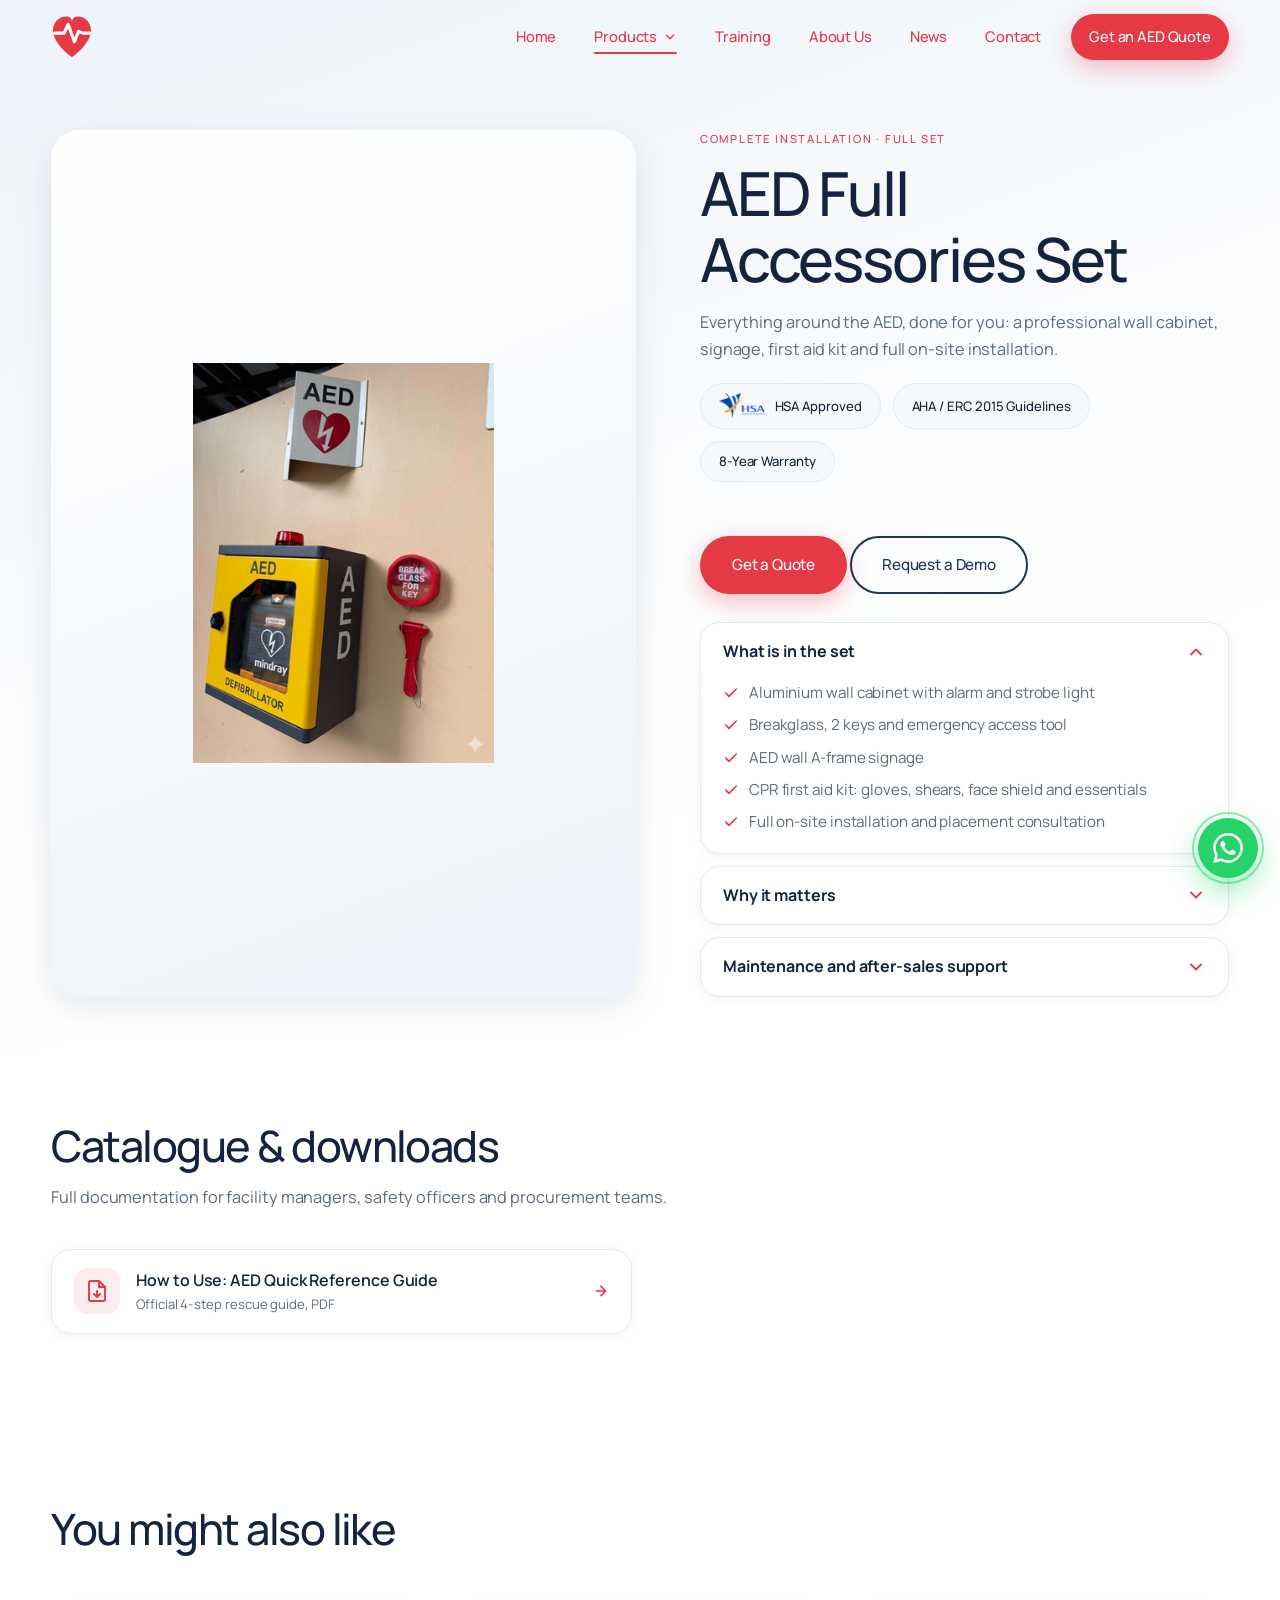
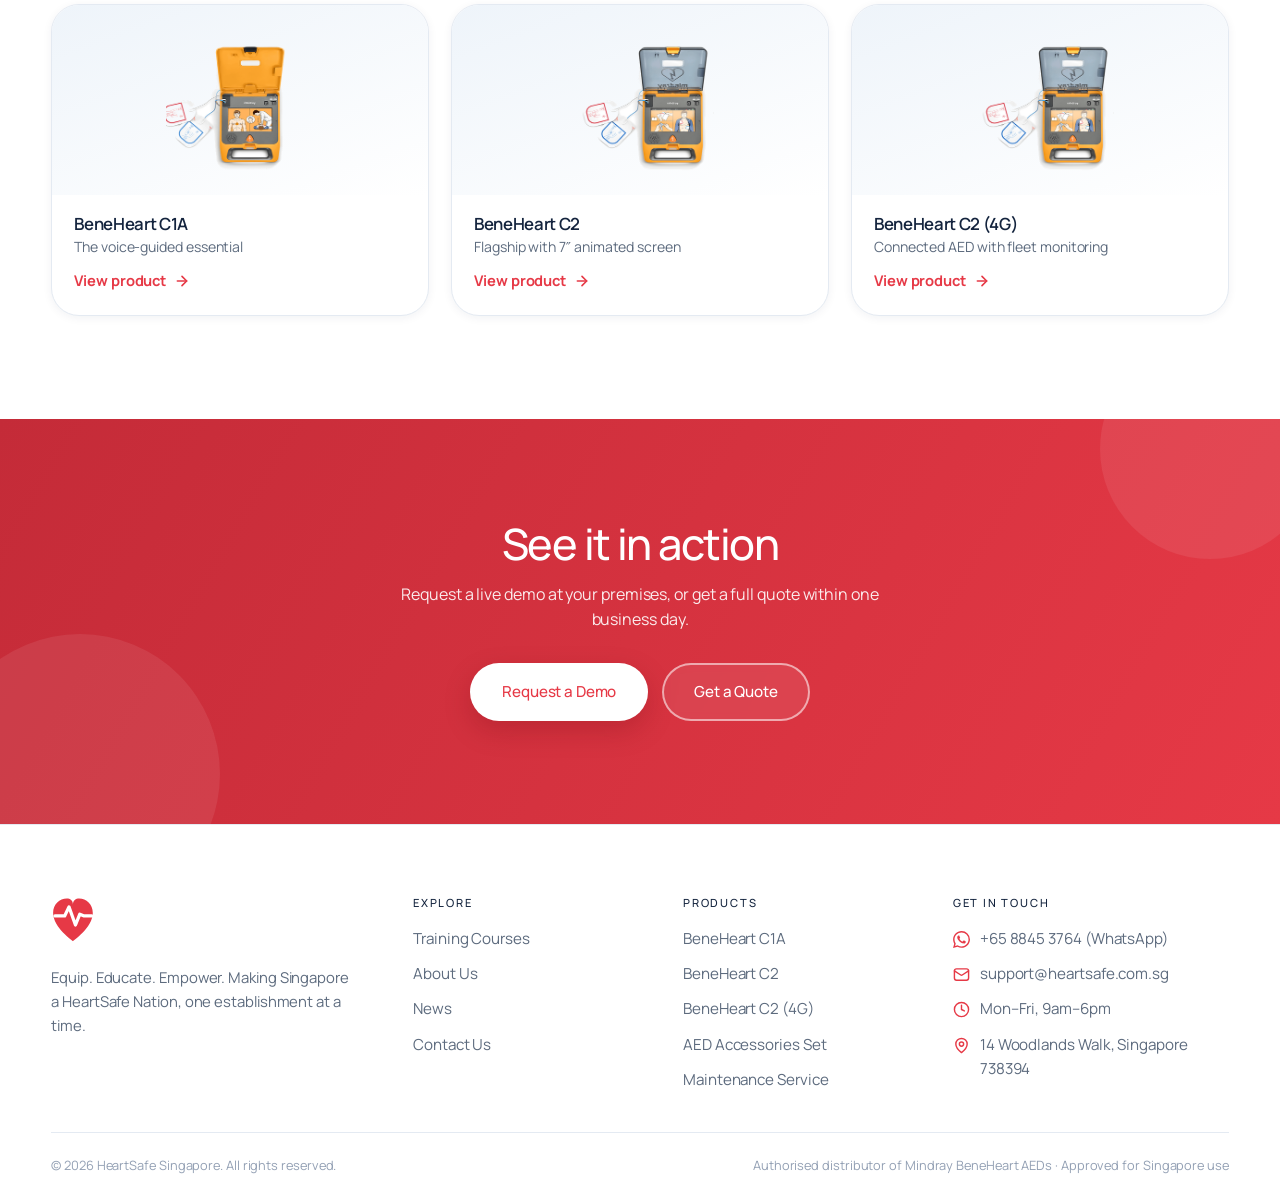
<file: product-accessories.html>
<!DOCTYPE html>
<html lang="en">
<head>
<meta charset="UTF-8">
<meta name="viewport" content="width=device-width, initial-scale=1.0">
<title>AED Wall Cabinet & Accessories Set Singapore | HeartSafe</title>
<meta name="description" content="Complete AED accessories set for Singapore premises: aluminium wall cabinet with alarm and strobe light, breakglass, signage, CPR first aid kit and full on-site installation.">
<link rel="canonical" href="https://www.heartsafe.com.sg/product-accessories.html">
<meta property="og:type" content="website">
<meta property="og:title" content="AED Wall Cabinet & Accessories Set Singapore | HeartSafe">
<meta property="og:description" content="Complete AED accessories set for Singapore premises: aluminium wall cabinet with alarm and strobe light, breakglass, signage, CPR first aid kit and full on-site installation.">
<meta property="og:url" content="https://www.heartsafe.com.sg/product-accessories.html">
<meta property="og:image" content="https://www.heartsafe.com.sg/assets/img/hero-poster.jpg">
<link rel="icon" type="image/svg+xml" href="favicon.svg">
<link rel="preconnect" href="https://fonts.googleapis.com">
<link rel="preconnect" href="https://fonts.gstatic.com" crossorigin>
<link href="https://fonts.googleapis.com/css2?family=Manrope:wght@400;500;600;700&family=Plus+Jakarta+Sans:wght@500;800&display=swap" rel="stylesheet">
<link rel="stylesheet" href="assets/css/style.css?v=ad229c6e">
</head>
<body>
<header class="nav">
  <div class="container nav__inner">
    <a href="index.html" class="nav__logo" aria-label="HeartSafe Singapore, home">
      <svg class="logo-mark" viewBox="88 90 96 102" width="42" height="44" xmlns="http://www.w3.org/2000/svg" role="img" aria-label="HeartSafe Singapore"><path class="heart-fill" d="M136 188C136 188 92 157.6 92 125.6C92 106.4 106.4 93.6 122.4 93.6C129.6 93.6 136 97.6 136 106.4C136 97.6 142.4 93.6 149.6 93.6C165.6 93.6 180 106.4 180 125.6C180 157.6 136 188 136 188Z" fill="#E63946"/><path class="heart-line" transform="matrix(.8,0,0,.8,68,68)" stroke-width="9" stroke-linecap="round" stroke-linejoin="round" fill="none" stroke="#FFFFFF" d="M35 80H62L74 55 92 105 104 75 116 80H137"/></svg>
    </a>
    <nav class="nav__links" aria-label="Main navigation">
      <a href="index.html">Home</a>
      <div class="nav__drop">
        <a href="products.html" class="active">Products <svg width="14" height="14" viewBox="0 0 24 24" fill="none" stroke="currentColor" stroke-width="2.4" stroke-linecap="round" stroke-linejoin="round"><path d="m6 9 6 6 6-6"/></svg></a>
        <div class="nav__dropmenu">
          <a href="product-c1a.html">BeneHeart C1A</a>
          <a href="product-c2.html">BeneHeart C2</a>
          <a href="product-c2-4g.html">BeneHeart C2 (4G)</a>
          <a href="product-accessories.html">AED Accessories Set</a>
          <hr>
          <a href="products.html#maintenance">Maintenance Service</a>
        </div>
      </div>
      <a href="training.html">Training</a>
      <a href="about.html">About Us</a>
      <a href="news.html">News</a>
      <a href="contact.html">Contact</a>
      <a href="contact.html" class="btn btn--primary btn--sm nav__cta">Get an AED Quote</a>
    </nav>
    <button class="nav__burger" aria-label="Toggle menu"><span></span><span></span><span></span></button>
  </div>
</header>

<section class="page-hero page-hero--product">
  <div class="container">
    <div class="phero-grid phero-grid--top">
      <figure class="phero-img reveal">
        <img src="assets/img/product-cabinet.png" alt="AED aluminium wall cabinet with alarm and strobe light, installed on a wall">
      </figure>
      <div class="pd-info">
        <p class="phero-sub">Complete Installation &middot; Full Set</p>
        <h1>AED Full Accessories Set</h1>
        <p class="lead">Everything around the AED, done for you: a professional wall cabinet, signage, first aid kit and full on-site installation.</p>
        <div class="badge-row">
        <span class="badge badge--img"><img src="assets/img/logo-hsa.png" alt="Health Sciences Authority Singapore logo">HSA Approved</span>
        <span class="badge">AHA / ERC 2015 Guidelines</span>
        <span class="badge">8-Year Warranty</span>
      </div>
        <div class="btn-row" style="margin-top:26px">
          <a href="contact.html?product=AED%20Full%20Accessories%20Set" class="btn btn--primary">Get a Quote</a>
          <a href="https://wa.me/6588453764?text=Hello%20HeartSafe!%20I%27d%20like%20to%20request%20an%20AED%20demo." target="_blank" rel="noopener" class="btn btn--outline">Request a Demo</a>
        </div>
        <div class="pd-acc">
          <details open>
        <summary>What is in the set<svg class="chev" width="20" height="20" viewBox="0 0 24 24" fill="none" stroke="currentColor" stroke-width="2.2" stroke-linecap="round" stroke-linejoin="round"><path d="m6 9 6 6 6-6"/></svg></summary>
        <div class="answer"><ul class="pd-list">
        <li><svg width="16" height="16" viewBox="0 0 24 24" fill="none" stroke="currentColor" stroke-width="2.4" stroke-linecap="round" stroke-linejoin="round"><path d="M20 6 9 17l-5-5"/></svg>Aluminium wall cabinet with alarm and strobe light</li>
        <li><svg width="16" height="16" viewBox="0 0 24 24" fill="none" stroke="currentColor" stroke-width="2.4" stroke-linecap="round" stroke-linejoin="round"><path d="M20 6 9 17l-5-5"/></svg>Breakglass, 2 keys and emergency access tool</li>
        <li><svg width="16" height="16" viewBox="0 0 24 24" fill="none" stroke="currentColor" stroke-width="2.4" stroke-linecap="round" stroke-linejoin="round"><path d="M20 6 9 17l-5-5"/></svg>AED wall A-frame signage</li>
        <li><svg width="16" height="16" viewBox="0 0 24 24" fill="none" stroke="currentColor" stroke-width="2.4" stroke-linecap="round" stroke-linejoin="round"><path d="M20 6 9 17l-5-5"/></svg>CPR first aid kit: gloves, shears, face shield and essentials</li>
        <li><svg width="16" height="16" viewBox="0 0 24 24" fill="none" stroke="currentColor" stroke-width="2.4" stroke-linecap="round" stroke-linejoin="round"><path d="M20 6 9 17l-5-5"/></svg>Full on-site installation and placement consultation</li>
        </ul></div>
      </details><details>
        <summary>Why it matters<svg class="chev" width="20" height="20" viewBox="0 0 24 24" fill="none" stroke="currentColor" stroke-width="2.2" stroke-linecap="round" stroke-linejoin="round"><path d="m6 9 6 6 6-6"/></svg></summary>
        <div class="answer"><p>An AED that nobody can find, or that walks away, saves nobody. This set makes your device visible, secure and ready. The alarm and strobe trigger the moment the cabinet opens, and high-visibility signage means the unit is found in seconds.</p></div>
      </details><details>
        <summary>Maintenance and after-sales support<svg class="chev" width="20" height="20" viewBox="0 0 24 24" fill="none" stroke="currentColor" stroke-width="2.2" stroke-linecap="round" stroke-linejoin="round"><path d="m6 9 6 6 6-6"/></svg></summary>
        <div class="answer">Every HeartSafe AED can be covered by our annual preventive maintenance: on-site inspection, full diagnostics, and pad and battery expiry management, island-wide. <a href="contact.html?product=AED%20Annual%20Maintenance" style="color:var(--red);font-weight:600">Ask about maintenance</a>.</div>
      </details>
        </div>
      </div>
    </div>
  </div>
</section>

<!-- Catalogue & downloads (kept high on the page) -->
<section class="section section--compact">
  <div class="container">
    <div class="section-head reveal">
      <h2>Catalogue &amp; downloads</h2>
      <p>Full documentation for facility managers, safety officers and procurement teams.</p>
    </div>
    <div class="docs-grid reveal">
      <a class="doc-card" href="assets/docs/BeneHeart-AED-Quick-Reference-Guide.pdf" download>
        <span class="icon"><svg width="24" height="24" viewBox="0 0 24 24" fill="none" stroke="currentColor" stroke-width="1.9" stroke-linecap="round" stroke-linejoin="round"><path d="M14 2H6a2 2 0 0 0-2 2v16a2 2 0 0 0 2 2h12a2 2 0 0 0 2-2V8z"/><path d="M14 2v6h6"/><path d="M12 18v-6"/><path d="m9 15 3 3 3-3"/></svg></span>
        <span class="doc-name"><b>How to Use: AED Quick Reference Guide</b><small>Official 4-step rescue guide, PDF</small></span>
        <svg width="16" height="16" viewBox="0 0 24 24" fill="none" stroke="currentColor" stroke-width="2.4" stroke-linecap="round" stroke-linejoin="round"><path d="M5 12h14"/><path d="m12 5 7 7-7 7"/></svg>
      </a>
    </div>
  </div>
</section>

<!-- Other products -->
<section class="section">
  <div class="container">
    <div class="section-head reveal">
      <h2>You might also like</h2>
    </div>
    <div class="also-grid">
      <a class="also-card reveal" href="product-c1a.html">
        <figure><img src="assets/img/product-c1a.png" alt="BeneHeart C1A" loading="lazy"></figure>
        <div class="body">
          <h3>BeneHeart C1A</h3>
          <p>The voice-guided essential</p>
          <span class="link">View product <svg width="16" height="16" viewBox="0 0 24 24" fill="none" stroke="currentColor" stroke-width="2.4" stroke-linecap="round" stroke-linejoin="round"><path d="M5 12h14"/><path d="m12 5 7 7-7 7"/></svg></span>
        </div>
      </a>
<a class="also-card reveal" href="product-c2.html">
        <figure><img src="assets/img/product-c2.png" alt="BeneHeart C2" loading="lazy"></figure>
        <div class="body">
          <h3>BeneHeart C2</h3>
          <p>Flagship with 7&Prime; animated screen</p>
          <span class="link">View product <svg width="16" height="16" viewBox="0 0 24 24" fill="none" stroke="currentColor" stroke-width="2.4" stroke-linecap="round" stroke-linejoin="round"><path d="M5 12h14"/><path d="m12 5 7 7-7 7"/></svg></span>
        </div>
      </a>
<a class="also-card reveal" href="product-c2-4g.html">
        <figure><img src="assets/img/product-c2.png" alt="BeneHeart C2 (4G)" loading="lazy"></figure>
        <div class="body">
          <h3>BeneHeart C2 (4G)</h3>
          <p>Connected AED with fleet monitoring</p>
          <span class="link">View product <svg width="16" height="16" viewBox="0 0 24 24" fill="none" stroke="currentColor" stroke-width="2.4" stroke-linecap="round" stroke-linejoin="round"><path d="M5 12h14"/><path d="m12 5 7 7-7 7"/></svg></span>
        </div>
      </a>
    </div>
  </div>
</section>

<section class="cta-band reveal">
  <div class="container">
    <h2>See it in action</h2>
    <p>Request a live demo at your premises, or get a full quote within one business day.</p>
    <div class="btn-row">
      <a href="https://wa.me/6588453764?text=Hello%20HeartSafe!%20I%27d%20like%20to%20request%20an%20AED%20demo." target="_blank" rel="noopener" class="btn btn--primary">Request a Demo</a>
      <a href="contact.html?product=AED%20Full%20Accessories%20Set" class="btn btn--ghost">Get a Quote</a>
    </div>
  </div>
</section>
<footer>
  <div class="container">
    <div class="footer-main">
      <div>
        <a class="logo" href="index.html" aria-label="HeartSafe Singapore">
          <svg class="logo-mark" viewBox="88 90 96 102" width="42" height="44" xmlns="http://www.w3.org/2000/svg" role="img" aria-label="HeartSafe Singapore"><path class="heart-fill" d="M136 188C136 188 92 157.6 92 125.6C92 106.4 106.4 93.6 122.4 93.6C129.6 93.6 136 97.6 136 106.4C136 97.6 142.4 93.6 149.6 93.6C165.6 93.6 180 106.4 180 125.6C180 157.6 136 188 136 188Z" fill="#E63946"/><path class="heart-line" transform="matrix(.8,0,0,.8,68,68)" stroke-width="9" stroke-linecap="round" stroke-linejoin="round" fill="none" stroke="#FFFFFF" d="M35 80H62L74 55 92 105 104 75 116 80H137"/></svg>
        </a>
        <p>Equip. Educate. Empower. Making Singapore a HeartSafe Nation, one establishment at a time.</p>
      </div>
      <div>
        <h4>Explore</h4>
        <ul>
          <li><a href="training.html">Training Courses</a></li>
          <li><a href="about.html">About Us</a></li>
          <li><a href="news.html">News</a></li>
          <li><a href="contact.html">Contact Us</a></li>
        </ul>
      </div>
      <div>
        <h4>Products</h4>
        <ul>
          <li><a href="product-c1a.html">BeneHeart C1A</a></li>
          <li><a href="product-c2.html">BeneHeart C2</a></li>
          <li><a href="product-c2-4g.html">BeneHeart C2 (4G)</a></li>
          <li><a href="product-accessories.html">AED Accessories Set</a></li>
          <li><a href="products.html#maintenance">Maintenance Service</a></li>
        </ul>
      </div>
      <div>
        <h4>Get in Touch</h4>
        <ul>
          <li><svg width="17" height="17" viewBox="0 0 24 24" fill="currentColor"><path d="M17.472 14.382c-.297-.149-1.758-.867-2.03-.967-.273-.099-.471-.148-.67.15-.197.297-.767.966-.94 1.164-.173.199-.347.223-.644.075-.297-.15-1.255-.463-2.39-1.475-.883-.788-1.48-1.761-1.653-2.059-.173-.297-.018-.458.13-.606.134-.133.297-.347.446-.52.149-.174.198-.298.298-.497.099-.198.05-.371-.025-.52-.075-.149-.669-1.612-.916-2.207-.242-.579-.487-.5-.669-.51-.173-.008-.371-.01-.57-.01-.198 0-.52.074-.792.372-.272.297-1.04 1.016-1.04 2.479 0 1.462 1.065 2.875 1.213 3.074.149.198 2.096 3.2 5.077 4.487.709.306 1.262.489 1.694.625.712.227 1.36.195 1.871.118.571-.085 1.758-.719 2.006-1.413.248-.694.248-1.289.173-1.413-.074-.124-.272-.198-.57-.347m-5.421 7.403h-.004a9.87 9.87 0 0 1-5.031-1.378l-.361-.214-3.741.982.998-3.648-.235-.374a9.86 9.86 0 0 1-1.51-5.26c.001-5.45 4.436-9.884 9.888-9.884 2.64 0 5.122 1.03 6.988 2.898a9.825 9.825 0 0 1 2.893 6.994c-.003 5.45-4.437 9.884-9.885 9.884m8.413-18.297A11.815 11.815 0 0 0 12.05 0C5.495 0 .16 5.335.157 11.892c0 2.096.547 4.142 1.588 5.945L.057 24l6.305-1.654a11.882 11.882 0 0 0 5.683 1.448h.005c6.554 0 11.89-5.335 11.893-11.893a11.821 11.821 0 0 0-3.48-8.413Z"/></svg><a href="https://wa.me/6588453764" target="_blank" rel="noopener">+65 8845 3764 (WhatsApp)</a></li>
          <li><svg width="17" height="17" viewBox="0 0 24 24" fill="none" stroke="currentColor" stroke-width="2" stroke-linecap="round" stroke-linejoin="round"><rect width="20" height="16" x="2" y="4" rx="3"/><path d="m22 7-8.97 5.7a1.94 1.94 0 0 1-2.06 0L2 7"/></svg><a href="mailto:support@heartsafe.com.sg">support@heartsafe.com.sg</a></li>
          <li><svg width="17" height="17" viewBox="0 0 24 24" fill="none" stroke="currentColor" stroke-width="2" stroke-linecap="round" stroke-linejoin="round"><circle cx="12" cy="12" r="10"/><path d="M12 6v6l4 2"/></svg><span>Mon&ndash;Fri, 9am&ndash;6pm</span></li>
          <li><svg width="17" height="17" viewBox="0 0 24 24" fill="none" stroke="currentColor" stroke-width="2" stroke-linecap="round" stroke-linejoin="round"><path d="M20 10c0 6-8 12-8 12s-8-6-8-12a8 8 0 0 1 16 0Z"/><circle cx="12" cy="10" r="3"/></svg><a href="https://www.google.com/maps/search/?api=1&amp;query=14+Woodlands+Walk+Singapore+738394" target="_blank" rel="noopener">14 Woodlands Walk, Singapore 738394</a></li>
        </ul>
      </div>
    </div>
    <div class="footer-bottom">
      <span>&copy; 2026 HeartSafe Singapore. All rights reserved.</span>
      <span>Authorised distributor of Mindray BeneHeart AEDs &middot; Approved for Singapore use</span>
    </div>
  </div>
</footer>

<a class="wa-float" href="https://wa.me/6588453764?text=Hello%20HeartSafe!%20I%27d%20like%20to%20find%20out%20more." target="_blank" rel="noopener" aria-label="Chat with HeartSafe on WhatsApp">
  <svg width="30" height="30" viewBox="0 0 24 24" fill="currentColor"><path d="M17.472 14.382c-.297-.149-1.758-.867-2.03-.967-.273-.099-.471-.148-.67.15-.197.297-.767.966-.94 1.164-.173.199-.347.223-.644.075-.297-.15-1.255-.463-2.39-1.475-.883-.788-1.48-1.761-1.653-2.059-.173-.297-.018-.458.13-.606.134-.133.297-.347.446-.52.149-.174.198-.298.298-.497.099-.198.05-.371-.025-.52-.075-.149-.669-1.612-.916-2.207-.242-.579-.487-.5-.669-.51-.173-.008-.371-.01-.57-.01-.198 0-.52.074-.792.372-.272.297-1.04 1.016-1.04 2.479 0 1.462 1.065 2.875 1.213 3.074.149.198 2.096 3.2 5.077 4.487.709.306 1.262.489 1.694.625.712.227 1.36.195 1.871.118.571-.085 1.758-.719 2.006-1.413.248-.694.248-1.289.173-1.413-.074-.124-.272-.198-.57-.347m-5.421 7.403h-.004a9.87 9.87 0 0 1-5.031-1.378l-.361-.214-3.741.982.998-3.648-.235-.374a9.86 9.86 0 0 1-1.51-5.26c.001-5.45 4.436-9.884 9.888-9.884 2.64 0 5.122 1.03 6.988 2.898a9.825 9.825 0 0 1 2.893 6.994c-.003 5.45-4.437 9.884-9.885 9.884m8.413-18.297A11.815 11.815 0 0 0 12.05 0C5.495 0 .16 5.335.157 11.892c0 2.096.547 4.142 1.588 5.945L.057 24l6.305-1.654a11.882 11.882 0 0 0 5.683 1.448h.005c6.554 0 11.89-5.335 11.893-11.893a11.821 11.821 0 0 0-3.48-8.413Z"/></svg>
</a>

<script src="assets/js/main.js?v=ad229c6e"></script>
</body>
</html>
</file>
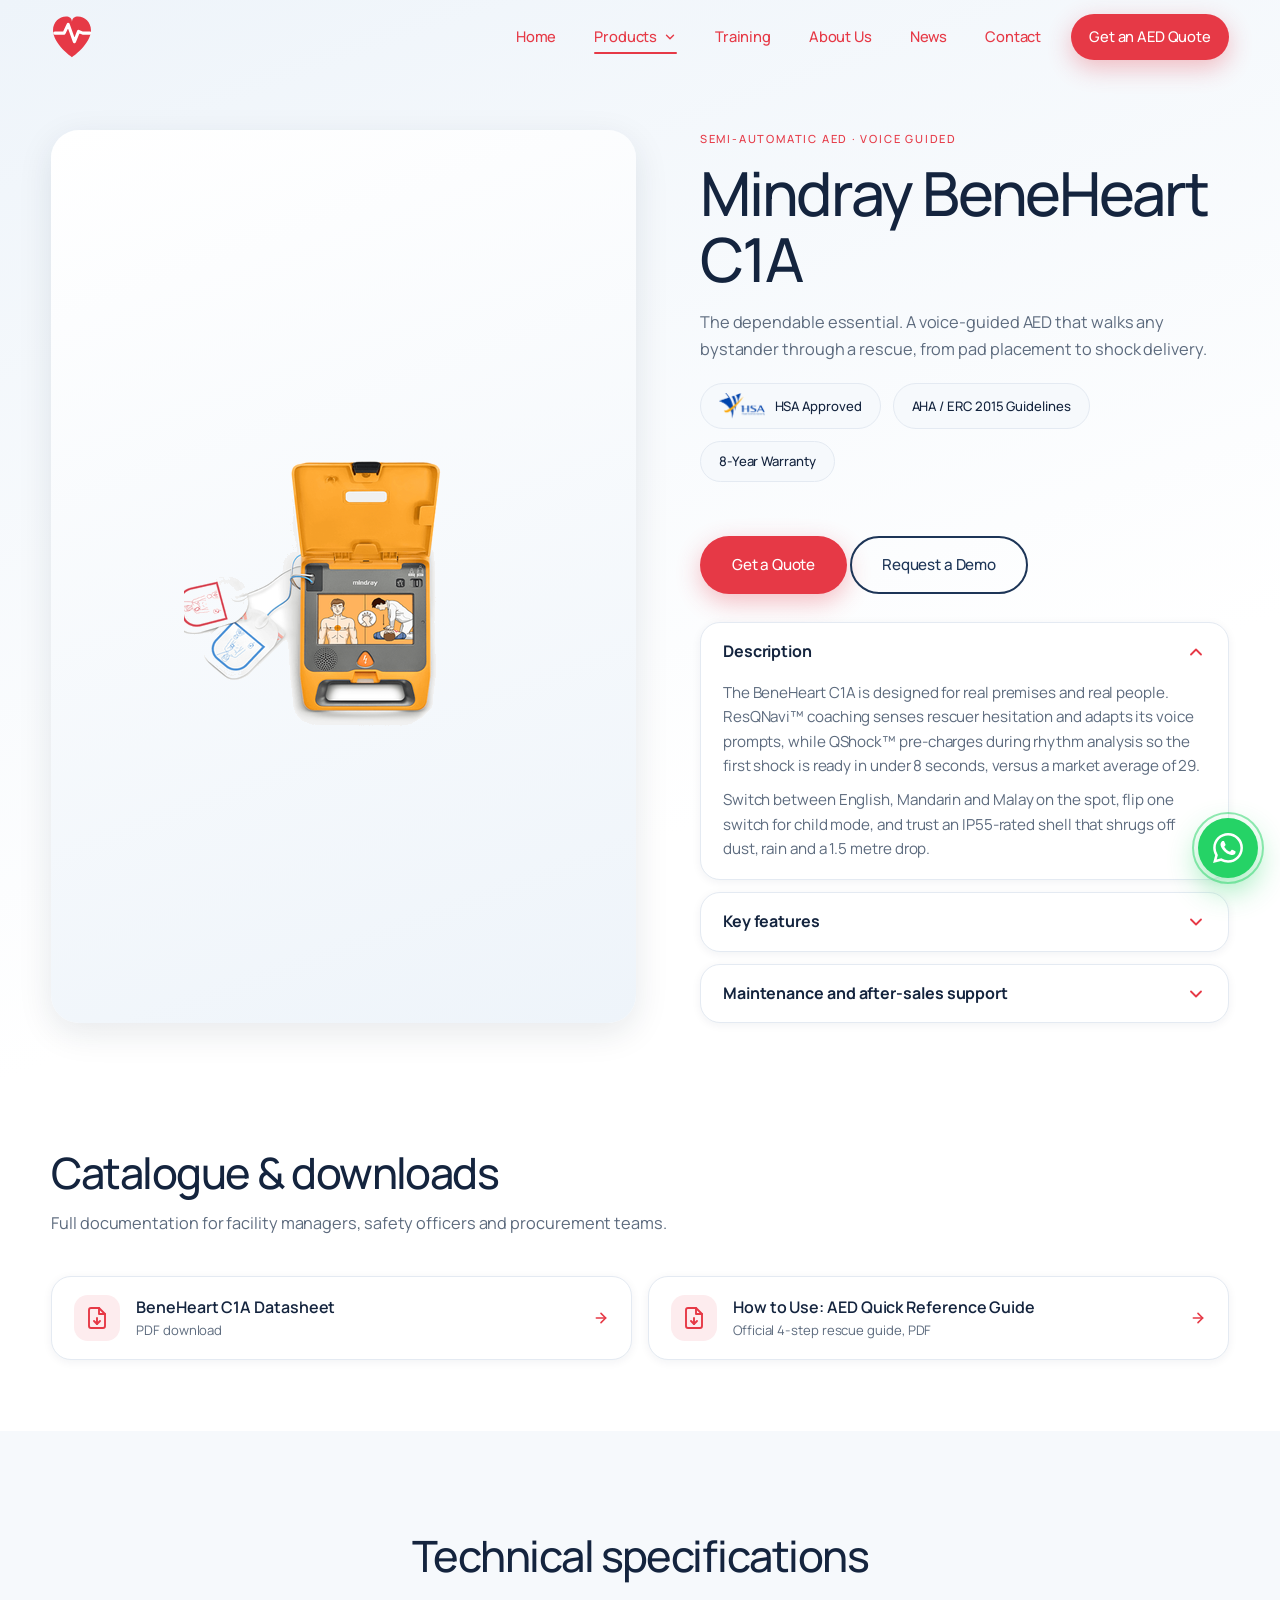
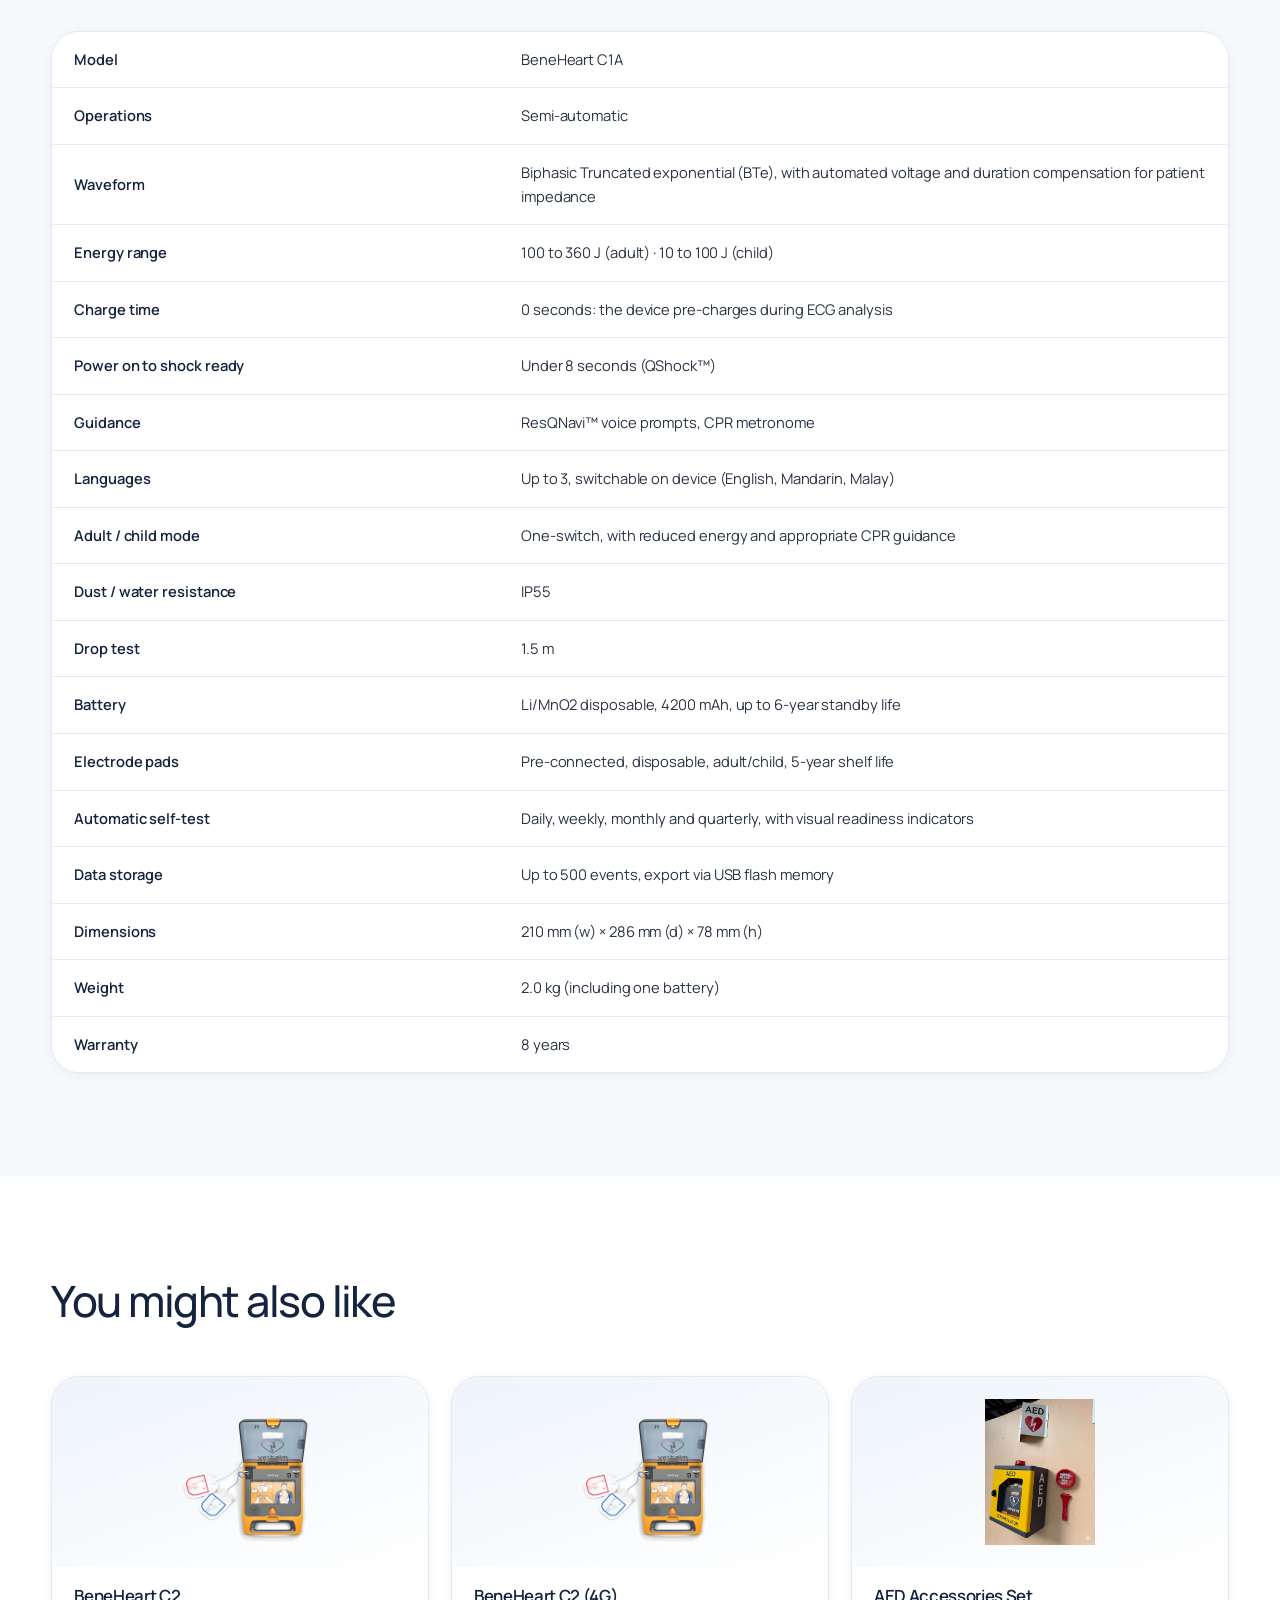
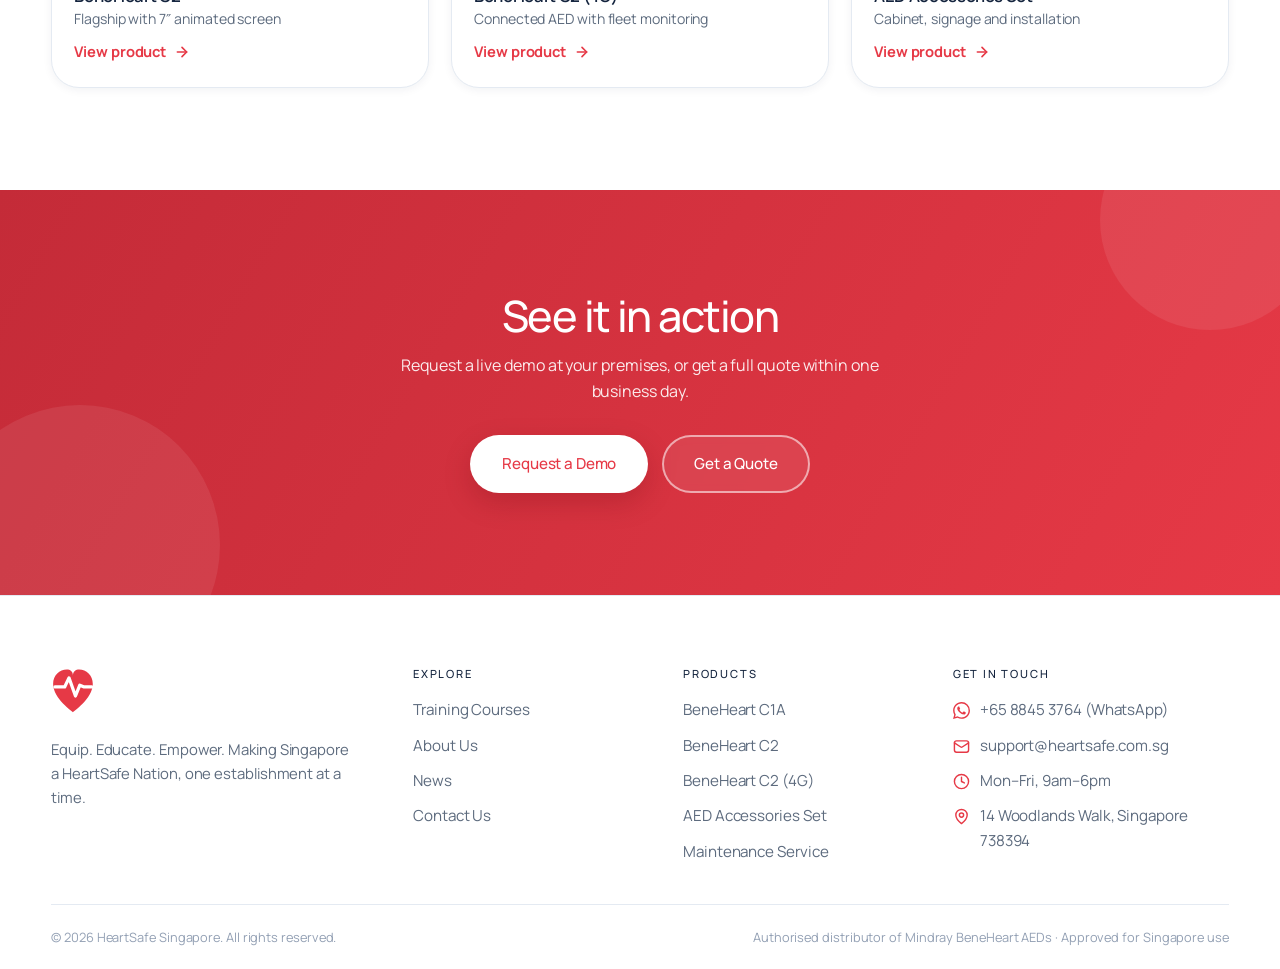
<file: product-c1a.html>
<!DOCTYPE html>
<html lang="en">
<head>
<meta charset="UTF-8">
<meta name="viewport" content="width=device-width, initial-scale=1.0">
<title>Mindray BeneHeart C1A AED Singapore | HeartSafe</title>
<meta name="description" content="The Mindray BeneHeart C1A: an HSA-approved semi-automatic AED with ResQNavi voice guidance, QShock first shock in under 8 seconds, 3 languages and 8-year warranty. Get a quote from HeartSafe.">
<link rel="canonical" href="https://www.heartsafe.com.sg/product-c1a.html">
<meta property="og:type" content="website">
<meta property="og:title" content="Mindray BeneHeart C1A AED Singapore | HeartSafe">
<meta property="og:description" content="The Mindray BeneHeart C1A: an HSA-approved semi-automatic AED with ResQNavi voice guidance, QShock first shock in under 8 seconds, 3 languages and 8-year warranty. Get a quote from HeartSafe.">
<meta property="og:url" content="https://www.heartsafe.com.sg/product-c1a.html">
<meta property="og:image" content="https://www.heartsafe.com.sg/assets/img/hero-poster.jpg">
<link rel="icon" type="image/svg+xml" href="favicon.svg">
<link rel="preconnect" href="https://fonts.googleapis.com">
<link rel="preconnect" href="https://fonts.gstatic.com" crossorigin>
<link href="https://fonts.googleapis.com/css2?family=Manrope:wght@400;500;600;700&family=Plus+Jakarta+Sans:wght@500;800&display=swap" rel="stylesheet">
<link rel="stylesheet" href="assets/css/style.css?v=ad229c6e">
<script type="application/ld+json">
{
  "@context": "https://schema.org",
  "@type": "Product",
  "name": "Mindray BeneHeart C1A AED",
  "description": "Semi-automatic HSA-approved AED with ResQNavi voice guidance, QShock first shock in under 8 seconds, 3 languages, IP55 rating and 8-year warranty.",
  "brand": { "@type": "Brand", "name": "Mindray" },
  "image": "https://www.heartsafe.com.sg/assets/img/product-c1a.png",
  "offers": { "@type": "Offer", "availability": "https://schema.org/InStock", "priceCurrency": "SGD", "price": "0", "description": "Request a quote" }
}
</script>
</head>
<body>
<header class="nav">
  <div class="container nav__inner">
    <a href="index.html" class="nav__logo" aria-label="HeartSafe Singapore, home">
      <svg class="logo-mark" viewBox="88 90 96 102" width="42" height="44" xmlns="http://www.w3.org/2000/svg" role="img" aria-label="HeartSafe Singapore"><path class="heart-fill" d="M136 188C136 188 92 157.6 92 125.6C92 106.4 106.4 93.6 122.4 93.6C129.6 93.6 136 97.6 136 106.4C136 97.6 142.4 93.6 149.6 93.6C165.6 93.6 180 106.4 180 125.6C180 157.6 136 188 136 188Z" fill="#E63946"/><path class="heart-line" transform="matrix(.8,0,0,.8,68,68)" stroke-width="9" stroke-linecap="round" stroke-linejoin="round" fill="none" stroke="#FFFFFF" d="M35 80H62L74 55 92 105 104 75 116 80H137"/></svg>
    </a>
    <nav class="nav__links" aria-label="Main navigation">
      <a href="index.html">Home</a>
      <div class="nav__drop">
        <a href="products.html" class="active">Products <svg width="14" height="14" viewBox="0 0 24 24" fill="none" stroke="currentColor" stroke-width="2.4" stroke-linecap="round" stroke-linejoin="round"><path d="m6 9 6 6 6-6"/></svg></a>
        <div class="nav__dropmenu">
          <a href="product-c1a.html">BeneHeart C1A</a>
          <a href="product-c2.html">BeneHeart C2</a>
          <a href="product-c2-4g.html">BeneHeart C2 (4G)</a>
          <a href="product-accessories.html">AED Accessories Set</a>
          <hr>
          <a href="products.html#maintenance">Maintenance Service</a>
        </div>
      </div>
      <a href="training.html">Training</a>
      <a href="about.html">About Us</a>
      <a href="news.html">News</a>
      <a href="contact.html">Contact</a>
      <a href="contact.html" class="btn btn--primary btn--sm nav__cta">Get an AED Quote</a>
    </nav>
    <button class="nav__burger" aria-label="Toggle menu"><span></span><span></span><span></span></button>
  </div>
</header>

<section class="page-hero page-hero--product">
  <div class="container">
    <div class="phero-grid phero-grid--top">
      <figure class="phero-img reveal">
        <img src="assets/img/product-c1a.png" alt="Mindray BeneHeart C1A AED, open with pads">
      </figure>
      <div class="pd-info">
        <p class="phero-sub">Semi-Automatic AED &middot; Voice Guided</p>
        <h1>Mindray BeneHeart C1A</h1>
        <p class="lead">The dependable essential. A voice-guided AED that walks any bystander through a rescue, from pad placement to shock delivery.</p>
        <div class="badge-row">
        <span class="badge badge--img"><img src="assets/img/logo-hsa.png" alt="Health Sciences Authority Singapore logo">HSA Approved</span>
        <span class="badge">AHA / ERC 2015 Guidelines</span>
        <span class="badge">8-Year Warranty</span>
      </div>
        <div class="btn-row" style="margin-top:26px">
          <a href="contact.html?product=Mindray%20BeneHeart%20C1A" class="btn btn--primary">Get a Quote</a>
          <a href="https://wa.me/6588453764?text=Hello%20HeartSafe!%20I%27d%20like%20to%20request%20an%20AED%20demo." target="_blank" rel="noopener" class="btn btn--outline">Request a Demo</a>
        </div>
        <div class="pd-acc">
          <details open>
        <summary>Description<svg class="chev" width="20" height="20" viewBox="0 0 24 24" fill="none" stroke="currentColor" stroke-width="2.2" stroke-linecap="round" stroke-linejoin="round"><path d="m6 9 6 6 6-6"/></svg></summary>
        <div class="answer"><p>The BeneHeart C1A is designed for real premises and real people. ResQNavi&trade; coaching senses rescuer hesitation and adapts its voice prompts, while QShock&trade; pre-charges during rhythm analysis so the first shock is ready in under 8 seconds, versus a market average of 29.</p>
            <p style="margin-top:10px">Switch between English, Mandarin and Malay on the spot, flip one switch for child mode, and trust an IP55-rated shell that shrugs off dust, rain and a 1.5 metre drop.</p></div>
      </details><details>
        <summary>Key features<svg class="chev" width="20" height="20" viewBox="0 0 24 24" fill="none" stroke="currentColor" stroke-width="2.2" stroke-linecap="round" stroke-linejoin="round"><path d="m6 9 6 6 6-6"/></svg></summary>
        <div class="answer"><ul class="pd-list">
            <li><svg width="16" height="16" viewBox="0 0 24 24" fill="none" stroke="currentColor" stroke-width="2.4" stroke-linecap="round" stroke-linejoin="round"><path d="M20 6 9 17l-5-5"/></svg>QShock&trade;: first shock in under 8 seconds</li>
            <li><svg width="16" height="16" viewBox="0 0 24 24" fill="none" stroke="currentColor" stroke-width="2.4" stroke-linecap="round" stroke-linejoin="round"><path d="M20 6 9 17l-5-5"/></svg>ResQNavi&trade; adaptive voice coaching with CPR metronome</li>
            <li><svg width="16" height="16" viewBox="0 0 24 24" fill="none" stroke="currentColor" stroke-width="2.4" stroke-linecap="round" stroke-linejoin="round"><path d="M20 6 9 17l-5-5"/></svg>3 languages, switchable mid-rescue</li>
            <li><svg width="16" height="16" viewBox="0 0 24 24" fill="none" stroke="currentColor" stroke-width="2.4" stroke-linecap="round" stroke-linejoin="round"><path d="M20 6 9 17l-5-5"/></svg>One-switch adult / child mode</li>
            <li><svg width="16" height="16" viewBox="0 0 24 24" fill="none" stroke="currentColor" stroke-width="2.4" stroke-linecap="round" stroke-linejoin="round"><path d="M20 6 9 17l-5-5"/></svg>IP55 rated, 1.5 m drop tested</li>
            <li><svg width="16" height="16" viewBox="0 0 24 24" fill="none" stroke="currentColor" stroke-width="2.4" stroke-linecap="round" stroke-linejoin="round"><path d="M20 6 9 17l-5-5"/></svg>Automatic daily self-tests with readiness indicator</li>
            <li><svg width="16" height="16" viewBox="0 0 24 24" fill="none" stroke="currentColor" stroke-width="2.4" stroke-linecap="round" stroke-linejoin="round"><path d="M20 6 9 17l-5-5"/></svg>2.0 kg with battery: grab-and-go light</li>
            </ul></div>
      </details><details>
        <summary>Maintenance and after-sales support<svg class="chev" width="20" height="20" viewBox="0 0 24 24" fill="none" stroke="currentColor" stroke-width="2.2" stroke-linecap="round" stroke-linejoin="round"><path d="m6 9 6 6 6-6"/></svg></summary>
        <div class="answer">Every HeartSafe AED can be covered by our annual preventive maintenance: on-site inspection, full diagnostics, and pad and battery expiry management, island-wide. <a href="contact.html?product=AED%20Annual%20Maintenance" style="color:var(--red);font-weight:600">Ask about maintenance</a>.</div>
      </details>
        </div>
      </div>
    </div>
  </div>
</section>

<!-- Catalogue & downloads (kept high on the page) -->
<section class="section section--compact">
  <div class="container">
    <div class="section-head reveal">
      <h2>Catalogue &amp; downloads</h2>
      <p>Full documentation for facility managers, safety officers and procurement teams.</p>
    </div>
    <div class="docs-grid reveal">
      <a class="doc-card" href="assets/docs/BeneHeart-C1A-Datasheet.pdf" download>
        <span class="icon"><svg width="24" height="24" viewBox="0 0 24 24" fill="none" stroke="currentColor" stroke-width="1.9" stroke-linecap="round" stroke-linejoin="round"><path d="M14 2H6a2 2 0 0 0-2 2v16a2 2 0 0 0 2 2h12a2 2 0 0 0 2-2V8z"/><path d="M14 2v6h6"/><path d="M12 18v-6"/><path d="m9 15 3 3 3-3"/></svg></span>
        <span class="doc-name"><b>BeneHeart C1A Datasheet</b><small>PDF download</small></span>
        <svg width="16" height="16" viewBox="0 0 24 24" fill="none" stroke="currentColor" stroke-width="2.4" stroke-linecap="round" stroke-linejoin="round"><path d="M5 12h14"/><path d="m12 5 7 7-7 7"/></svg>
      </a>
<a class="doc-card" href="assets/docs/BeneHeart-AED-Quick-Reference-Guide.pdf" download>
        <span class="icon"><svg width="24" height="24" viewBox="0 0 24 24" fill="none" stroke="currentColor" stroke-width="1.9" stroke-linecap="round" stroke-linejoin="round"><path d="M14 2H6a2 2 0 0 0-2 2v16a2 2 0 0 0 2 2h12a2 2 0 0 0 2-2V8z"/><path d="M14 2v6h6"/><path d="M12 18v-6"/><path d="m9 15 3 3 3-3"/></svg></span>
        <span class="doc-name"><b>How to Use: AED Quick Reference Guide</b><small>Official 4-step rescue guide, PDF</small></span>
        <svg width="16" height="16" viewBox="0 0 24 24" fill="none" stroke="currentColor" stroke-width="2.4" stroke-linecap="round" stroke-linejoin="round"><path d="M5 12h14"/><path d="m12 5 7 7-7 7"/></svg>
      </a>
    </div>
  </div>
</section>

<!-- Spec chart -->
<section class="section section--alt">
  <div class="container">
    <div class="section-head center reveal">
      <h2>Technical specifications</h2>
    </div>
    <div class="compare compare--spec reveal">
      <table>
        <tbody>
          <tr><th scope="row">Model</th><td>BeneHeart C1A</td></tr>
<tr><th scope="row">Operations</th><td>Semi-automatic</td></tr>
<tr><th scope="row">Waveform</th><td>Biphasic Truncated exponential (BTe), with automated voltage and duration compensation for patient impedance</td></tr>
<tr><th scope="row">Energy range</th><td>100 to 360 J (adult) &middot; 10 to 100 J (child)</td></tr>
<tr><th scope="row">Charge time</th><td>0 seconds: the device pre-charges during ECG analysis</td></tr>
<tr><th scope="row">Power on to shock ready</th><td>Under 8 seconds (QShock&trade;)</td></tr>
<tr><th scope="row">Guidance</th><td>ResQNavi&trade; voice prompts, CPR metronome</td></tr>
<tr><th scope="row">Languages</th><td>Up to 3, switchable on device (English, Mandarin, Malay)</td></tr>
<tr><th scope="row">Adult / child mode</th><td>One-switch, with reduced energy and appropriate CPR guidance</td></tr>
<tr><th scope="row">Dust / water resistance</th><td>IP55</td></tr>
<tr><th scope="row">Drop test</th><td>1.5 m</td></tr>
<tr><th scope="row">Battery</th><td>Li/MnO2 disposable, 4200 mAh, up to 6-year standby life</td></tr>
<tr><th scope="row">Electrode pads</th><td>Pre-connected, disposable, adult/child, 5-year shelf life</td></tr>
<tr><th scope="row">Automatic self-test</th><td>Daily, weekly, monthly and quarterly, with visual readiness indicators</td></tr>
<tr><th scope="row">Data storage</th><td>Up to 500 events, export via USB flash memory</td></tr>
<tr><th scope="row">Dimensions</th><td>210 mm (w) &times; 286 mm (d) &times; 78 mm (h)</td></tr>
<tr><th scope="row">Weight</th><td>2.0 kg (including one battery)</td></tr>
<tr><th scope="row">Warranty</th><td>8 years</td></tr>
        </tbody>
      </table>
    </div>
  </div>
</section>
<!-- Other products -->
<section class="section">
  <div class="container">
    <div class="section-head reveal">
      <h2>You might also like</h2>
    </div>
    <div class="also-grid">
      <a class="also-card reveal" href="product-c2.html">
        <figure><img src="assets/img/product-c2.png" alt="BeneHeart C2" loading="lazy"></figure>
        <div class="body">
          <h3>BeneHeart C2</h3>
          <p>Flagship with 7&Prime; animated screen</p>
          <span class="link">View product <svg width="16" height="16" viewBox="0 0 24 24" fill="none" stroke="currentColor" stroke-width="2.4" stroke-linecap="round" stroke-linejoin="round"><path d="M5 12h14"/><path d="m12 5 7 7-7 7"/></svg></span>
        </div>
      </a>
<a class="also-card reveal" href="product-c2-4g.html">
        <figure><img src="assets/img/product-c2.png" alt="BeneHeart C2 (4G)" loading="lazy"></figure>
        <div class="body">
          <h3>BeneHeart C2 (4G)</h3>
          <p>Connected AED with fleet monitoring</p>
          <span class="link">View product <svg width="16" height="16" viewBox="0 0 24 24" fill="none" stroke="currentColor" stroke-width="2.4" stroke-linecap="round" stroke-linejoin="round"><path d="M5 12h14"/><path d="m12 5 7 7-7 7"/></svg></span>
        </div>
      </a>
<a class="also-card reveal" href="product-accessories.html">
        <figure><img src="assets/img/product-cabinet.png" alt="AED Accessories Set" loading="lazy"></figure>
        <div class="body">
          <h3>AED Accessories Set</h3>
          <p>Cabinet, signage and installation</p>
          <span class="link">View product <svg width="16" height="16" viewBox="0 0 24 24" fill="none" stroke="currentColor" stroke-width="2.4" stroke-linecap="round" stroke-linejoin="round"><path d="M5 12h14"/><path d="m12 5 7 7-7 7"/></svg></span>
        </div>
      </a>
    </div>
  </div>
</section>

<section class="cta-band reveal">
  <div class="container">
    <h2>See it in action</h2>
    <p>Request a live demo at your premises, or get a full quote within one business day.</p>
    <div class="btn-row">
      <a href="https://wa.me/6588453764?text=Hello%20HeartSafe!%20I%27d%20like%20to%20request%20an%20AED%20demo." target="_blank" rel="noopener" class="btn btn--primary">Request a Demo</a>
      <a href="contact.html?product=Mindray%20BeneHeart%20C1A" class="btn btn--ghost">Get a Quote</a>
    </div>
  </div>
</section>
<footer>
  <div class="container">
    <div class="footer-main">
      <div>
        <a class="logo" href="index.html" aria-label="HeartSafe Singapore">
          <svg class="logo-mark" viewBox="88 90 96 102" width="42" height="44" xmlns="http://www.w3.org/2000/svg" role="img" aria-label="HeartSafe Singapore"><path class="heart-fill" d="M136 188C136 188 92 157.6 92 125.6C92 106.4 106.4 93.6 122.4 93.6C129.6 93.6 136 97.6 136 106.4C136 97.6 142.4 93.6 149.6 93.6C165.6 93.6 180 106.4 180 125.6C180 157.6 136 188 136 188Z" fill="#E63946"/><path class="heart-line" transform="matrix(.8,0,0,.8,68,68)" stroke-width="9" stroke-linecap="round" stroke-linejoin="round" fill="none" stroke="#FFFFFF" d="M35 80H62L74 55 92 105 104 75 116 80H137"/></svg>
        </a>
        <p>Equip. Educate. Empower. Making Singapore a HeartSafe Nation, one establishment at a time.</p>
      </div>
      <div>
        <h4>Explore</h4>
        <ul>
          <li><a href="training.html">Training Courses</a></li>
          <li><a href="about.html">About Us</a></li>
          <li><a href="news.html">News</a></li>
          <li><a href="contact.html">Contact Us</a></li>
        </ul>
      </div>
      <div>
        <h4>Products</h4>
        <ul>
          <li><a href="product-c1a.html">BeneHeart C1A</a></li>
          <li><a href="product-c2.html">BeneHeart C2</a></li>
          <li><a href="product-c2-4g.html">BeneHeart C2 (4G)</a></li>
          <li><a href="product-accessories.html">AED Accessories Set</a></li>
          <li><a href="products.html#maintenance">Maintenance Service</a></li>
        </ul>
      </div>
      <div>
        <h4>Get in Touch</h4>
        <ul>
          <li><svg width="17" height="17" viewBox="0 0 24 24" fill="currentColor"><path d="M17.472 14.382c-.297-.149-1.758-.867-2.03-.967-.273-.099-.471-.148-.67.15-.197.297-.767.966-.94 1.164-.173.199-.347.223-.644.075-.297-.15-1.255-.463-2.39-1.475-.883-.788-1.48-1.761-1.653-2.059-.173-.297-.018-.458.13-.606.134-.133.297-.347.446-.52.149-.174.198-.298.298-.497.099-.198.05-.371-.025-.52-.075-.149-.669-1.612-.916-2.207-.242-.579-.487-.5-.669-.51-.173-.008-.371-.01-.57-.01-.198 0-.52.074-.792.372-.272.297-1.04 1.016-1.04 2.479 0 1.462 1.065 2.875 1.213 3.074.149.198 2.096 3.2 5.077 4.487.709.306 1.262.489 1.694.625.712.227 1.36.195 1.871.118.571-.085 1.758-.719 2.006-1.413.248-.694.248-1.289.173-1.413-.074-.124-.272-.198-.57-.347m-5.421 7.403h-.004a9.87 9.87 0 0 1-5.031-1.378l-.361-.214-3.741.982.998-3.648-.235-.374a9.86 9.86 0 0 1-1.51-5.26c.001-5.45 4.436-9.884 9.888-9.884 2.64 0 5.122 1.03 6.988 2.898a9.825 9.825 0 0 1 2.893 6.994c-.003 5.45-4.437 9.884-9.885 9.884m8.413-18.297A11.815 11.815 0 0 0 12.05 0C5.495 0 .16 5.335.157 11.892c0 2.096.547 4.142 1.588 5.945L.057 24l6.305-1.654a11.882 11.882 0 0 0 5.683 1.448h.005c6.554 0 11.89-5.335 11.893-11.893a11.821 11.821 0 0 0-3.48-8.413Z"/></svg><a href="https://wa.me/6588453764" target="_blank" rel="noopener">+65 8845 3764 (WhatsApp)</a></li>
          <li><svg width="17" height="17" viewBox="0 0 24 24" fill="none" stroke="currentColor" stroke-width="2" stroke-linecap="round" stroke-linejoin="round"><rect width="20" height="16" x="2" y="4" rx="3"/><path d="m22 7-8.97 5.7a1.94 1.94 0 0 1-2.06 0L2 7"/></svg><a href="mailto:support@heartsafe.com.sg">support@heartsafe.com.sg</a></li>
          <li><svg width="17" height="17" viewBox="0 0 24 24" fill="none" stroke="currentColor" stroke-width="2" stroke-linecap="round" stroke-linejoin="round"><circle cx="12" cy="12" r="10"/><path d="M12 6v6l4 2"/></svg><span>Mon&ndash;Fri, 9am&ndash;6pm</span></li>
          <li><svg width="17" height="17" viewBox="0 0 24 24" fill="none" stroke="currentColor" stroke-width="2" stroke-linecap="round" stroke-linejoin="round"><path d="M20 10c0 6-8 12-8 12s-8-6-8-12a8 8 0 0 1 16 0Z"/><circle cx="12" cy="10" r="3"/></svg><a href="https://www.google.com/maps/search/?api=1&amp;query=14+Woodlands+Walk+Singapore+738394" target="_blank" rel="noopener">14 Woodlands Walk, Singapore 738394</a></li>
        </ul>
      </div>
    </div>
    <div class="footer-bottom">
      <span>&copy; 2026 HeartSafe Singapore. All rights reserved.</span>
      <span>Authorised distributor of Mindray BeneHeart AEDs &middot; Approved for Singapore use</span>
    </div>
  </div>
</footer>

<a class="wa-float" href="https://wa.me/6588453764?text=Hello%20HeartSafe!%20I%27d%20like%20to%20find%20out%20more." target="_blank" rel="noopener" aria-label="Chat with HeartSafe on WhatsApp">
  <svg width="30" height="30" viewBox="0 0 24 24" fill="currentColor"><path d="M17.472 14.382c-.297-.149-1.758-.867-2.03-.967-.273-.099-.471-.148-.67.15-.197.297-.767.966-.94 1.164-.173.199-.347.223-.644.075-.297-.15-1.255-.463-2.39-1.475-.883-.788-1.48-1.761-1.653-2.059-.173-.297-.018-.458.13-.606.134-.133.297-.347.446-.52.149-.174.198-.298.298-.497.099-.198.05-.371-.025-.52-.075-.149-.669-1.612-.916-2.207-.242-.579-.487-.5-.669-.51-.173-.008-.371-.01-.57-.01-.198 0-.52.074-.792.372-.272.297-1.04 1.016-1.04 2.479 0 1.462 1.065 2.875 1.213 3.074.149.198 2.096 3.2 5.077 4.487.709.306 1.262.489 1.694.625.712.227 1.36.195 1.871.118.571-.085 1.758-.719 2.006-1.413.248-.694.248-1.289.173-1.413-.074-.124-.272-.198-.57-.347m-5.421 7.403h-.004a9.87 9.87 0 0 1-5.031-1.378l-.361-.214-3.741.982.998-3.648-.235-.374a9.86 9.86 0 0 1-1.51-5.26c.001-5.45 4.436-9.884 9.888-9.884 2.64 0 5.122 1.03 6.988 2.898a9.825 9.825 0 0 1 2.893 6.994c-.003 5.45-4.437 9.884-9.885 9.884m8.413-18.297A11.815 11.815 0 0 0 12.05 0C5.495 0 .16 5.335.157 11.892c0 2.096.547 4.142 1.588 5.945L.057 24l6.305-1.654a11.882 11.882 0 0 0 5.683 1.448h.005c6.554 0 11.89-5.335 11.893-11.893a11.821 11.821 0 0 0-3.48-8.413Z"/></svg>
</a>

<script src="assets/js/main.js?v=ad229c6e"></script>
</body>
</html>
</file>
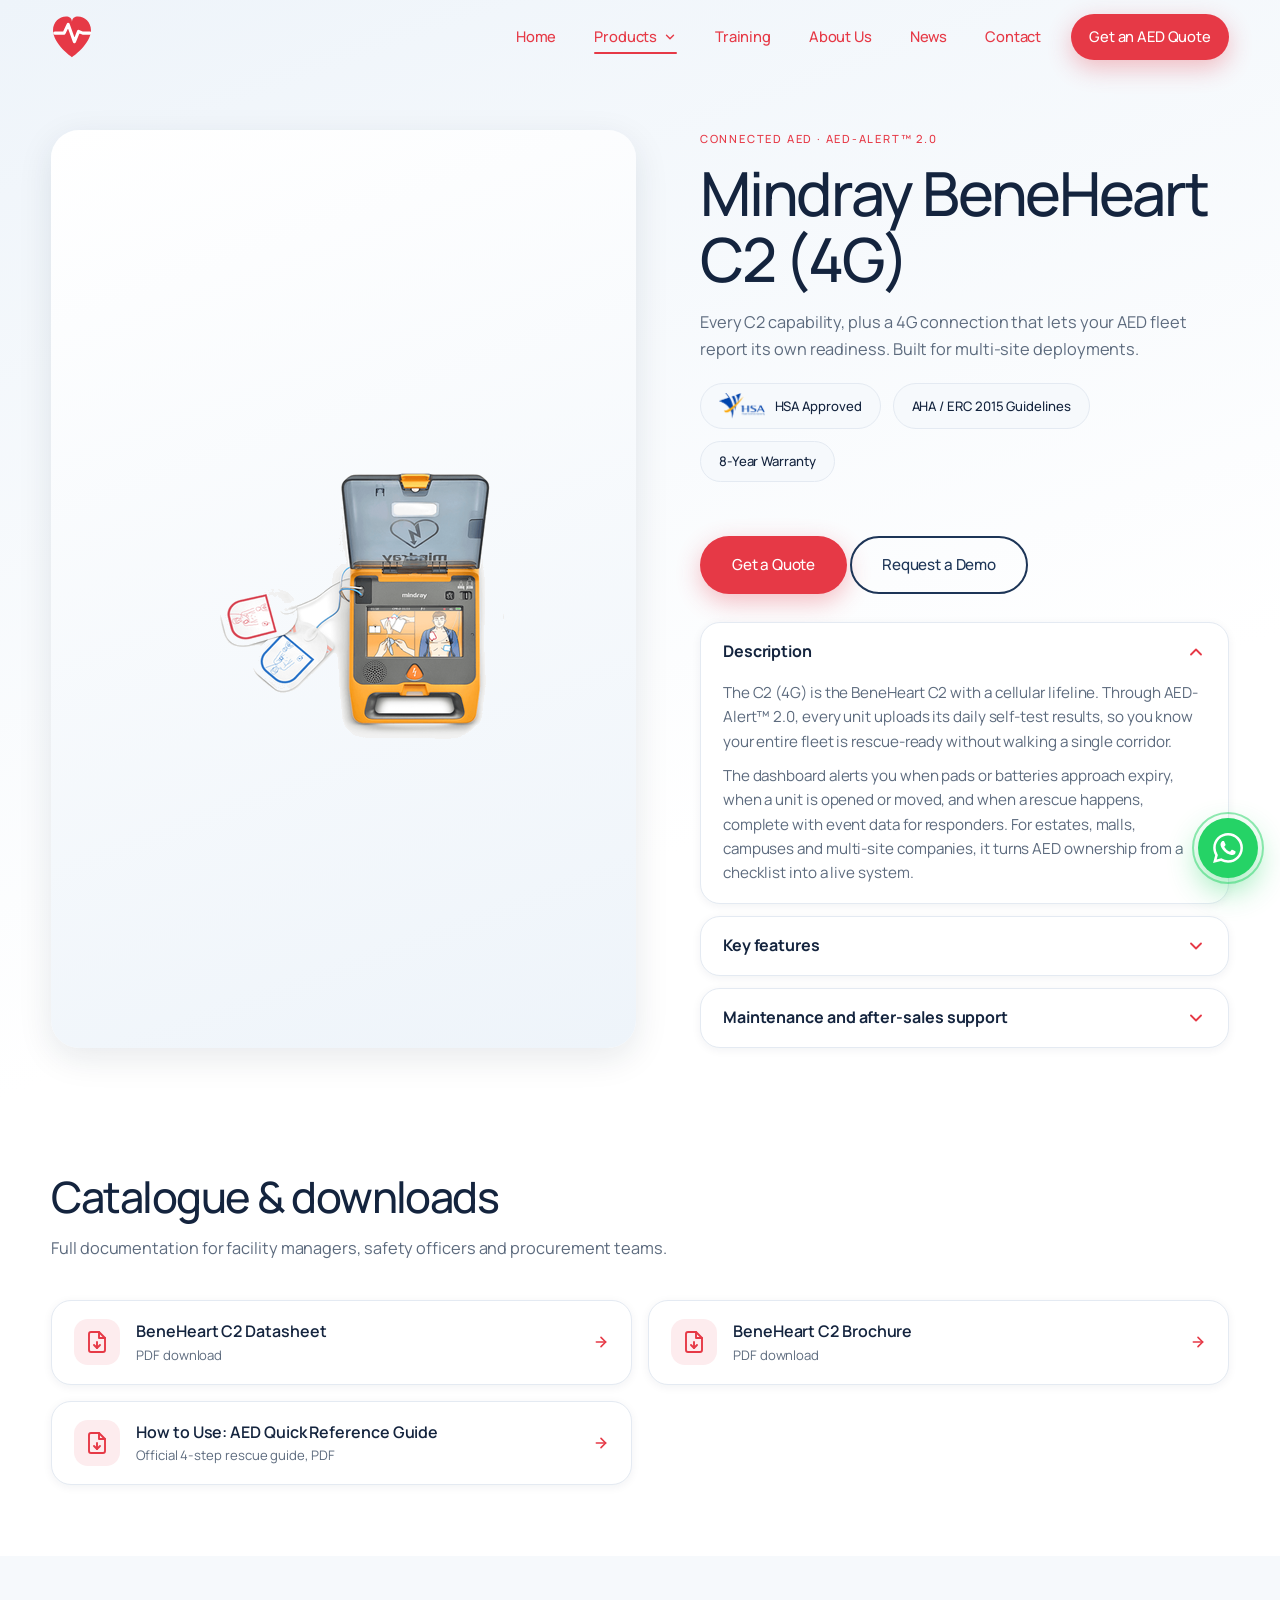
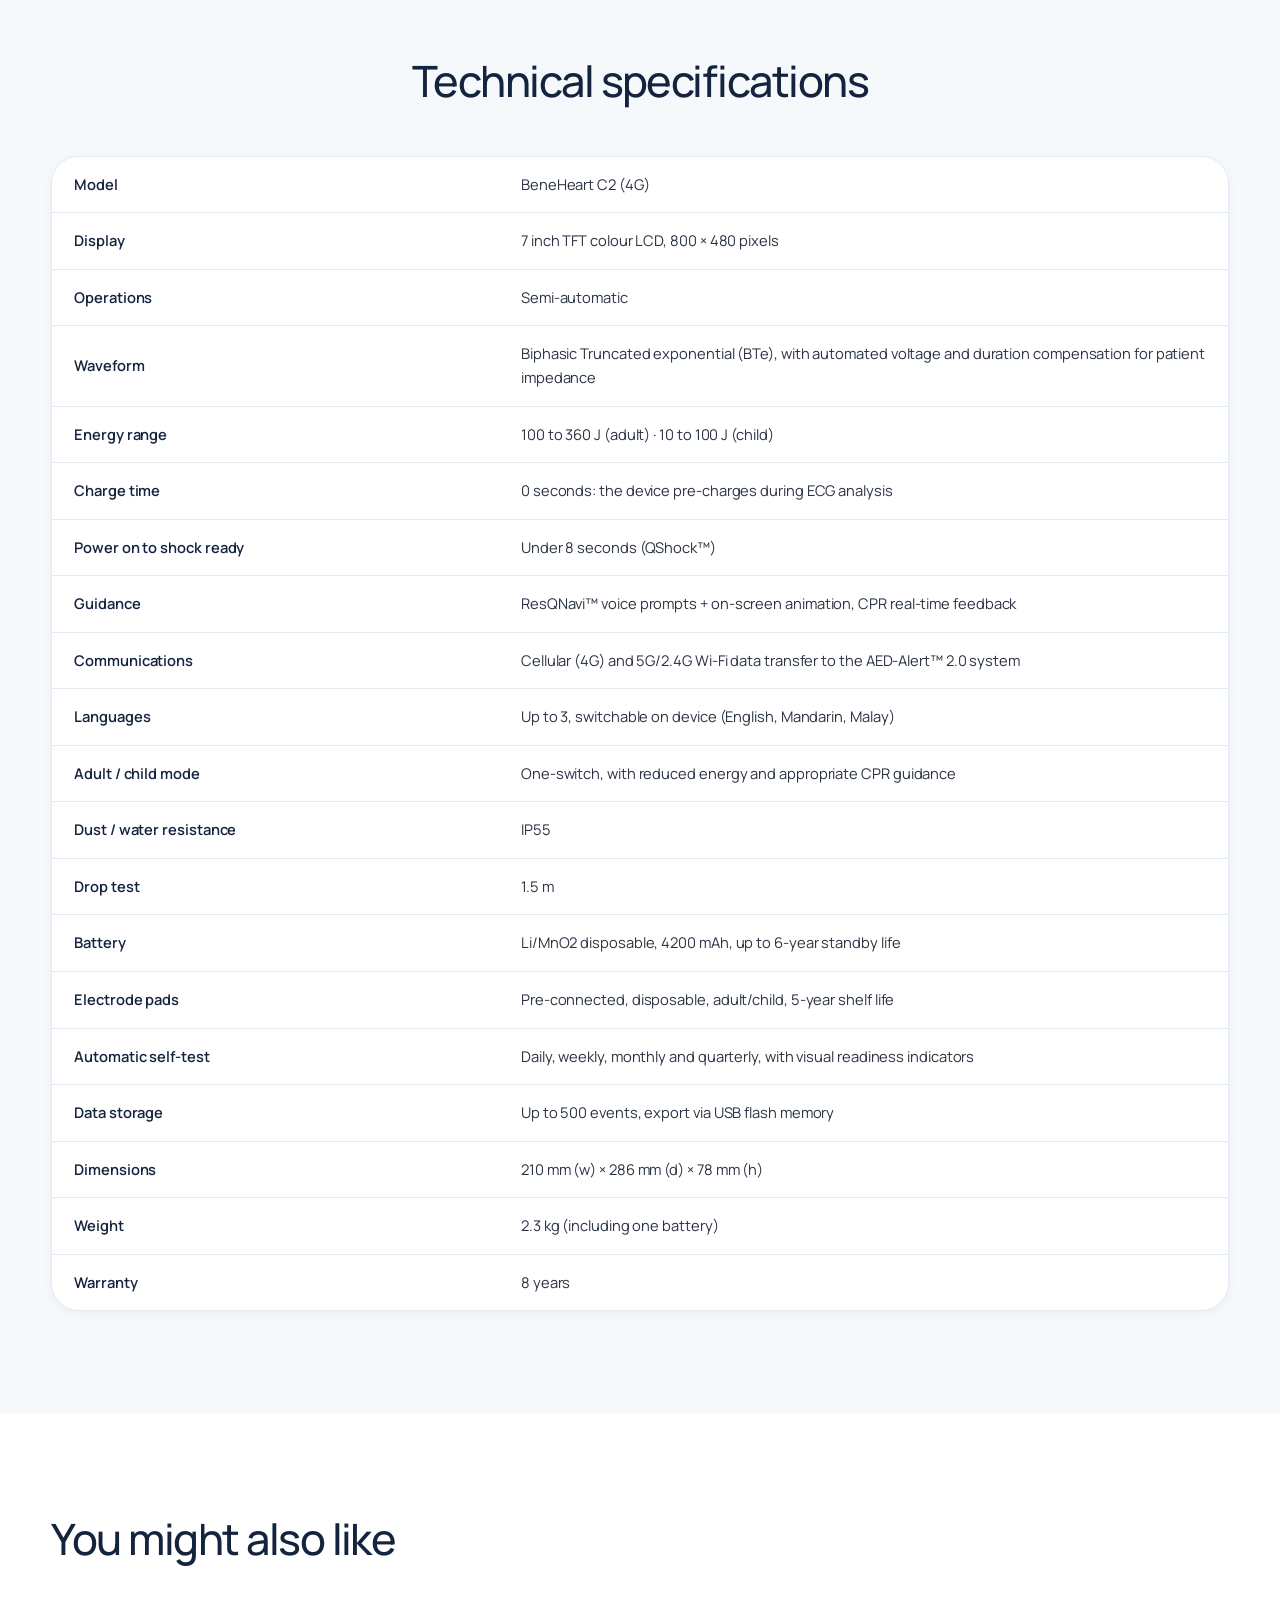
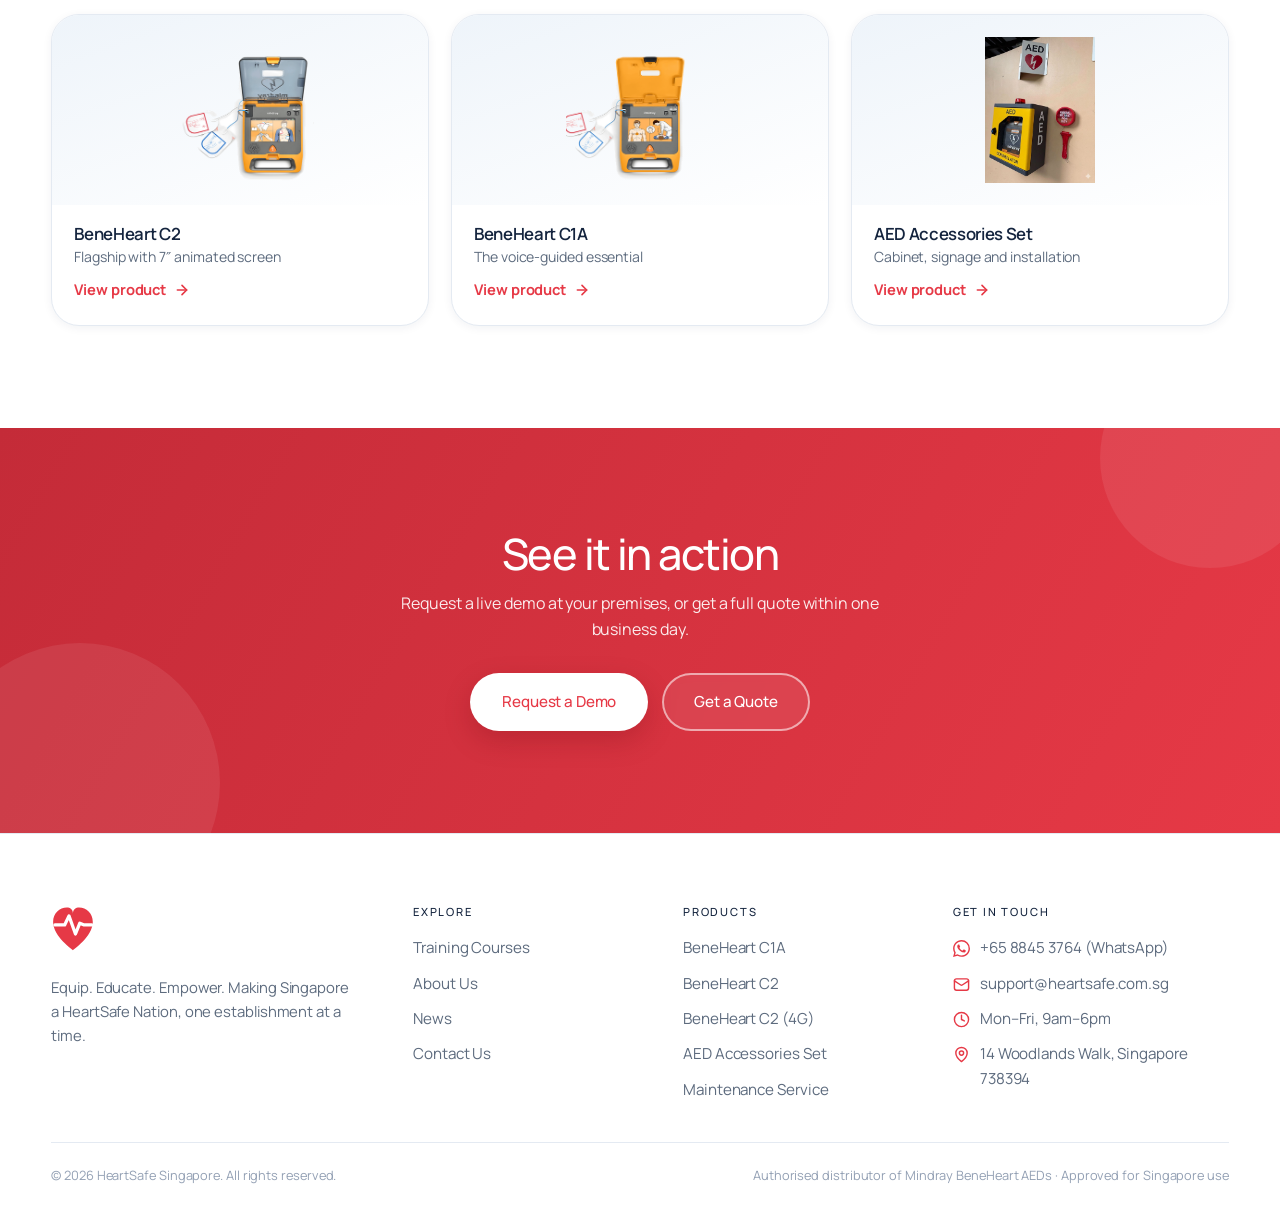
<file: product-c2-4g.html>
<!DOCTYPE html>
<html lang="en">
<head>
<meta charset="UTF-8">
<meta name="viewport" content="width=device-width, initial-scale=1.0">
<title>Mindray BeneHeart C2 (4G) Connected AED Singapore | HeartSafe</title>
<meta name="description" content="The Mindray BeneHeart C2 (4G): a connected AED with AED-Alert 2.0 remote monitoring over 4G, daily self-test reporting and fleet dashboard. HSA-approved with 8-year warranty.">
<link rel="canonical" href="https://www.heartsafe.com.sg/product-c2-4g.html">
<meta property="og:type" content="website">
<meta property="og:title" content="Mindray BeneHeart C2 (4G) Connected AED Singapore | HeartSafe">
<meta property="og:description" content="The Mindray BeneHeart C2 (4G): a connected AED with AED-Alert 2.0 remote monitoring over 4G, daily self-test reporting and fleet dashboard. HSA-approved with 8-year warranty.">
<meta property="og:url" content="https://www.heartsafe.com.sg/product-c2-4g.html">
<meta property="og:image" content="https://www.heartsafe.com.sg/assets/img/hero-poster.jpg">
<link rel="icon" type="image/svg+xml" href="favicon.svg">
<link rel="preconnect" href="https://fonts.googleapis.com">
<link rel="preconnect" href="https://fonts.gstatic.com" crossorigin>
<link href="https://fonts.googleapis.com/css2?family=Manrope:wght@400;500;600;700&family=Plus+Jakarta+Sans:wght@500;800&display=swap" rel="stylesheet">
<link rel="stylesheet" href="assets/css/style.css?v=ad229c6e">
<script type="application/ld+json">
{
  "@context": "https://schema.org",
  "@type": "Product",
  "name": "Mindray BeneHeart C2 4G AED",
  "description": "HSA-approved connected AED with AED-Alert 2.0 remote monitoring over 4G, 7-inch animated screen, CPR real-time feedback and 8-year warranty.",
  "brand": { "@type": "Brand", "name": "Mindray" },
  "image": "https://www.heartsafe.com.sg/assets/img/product-c2.png",
  "offers": { "@type": "Offer", "availability": "https://schema.org/InStock", "priceCurrency": "SGD", "price": "0", "description": "Request a quote" }
}
</script>
</head>
<body>
<header class="nav">
  <div class="container nav__inner">
    <a href="index.html" class="nav__logo" aria-label="HeartSafe Singapore, home">
      <svg class="logo-mark" viewBox="88 90 96 102" width="42" height="44" xmlns="http://www.w3.org/2000/svg" role="img" aria-label="HeartSafe Singapore"><path class="heart-fill" d="M136 188C136 188 92 157.6 92 125.6C92 106.4 106.4 93.6 122.4 93.6C129.6 93.6 136 97.6 136 106.4C136 97.6 142.4 93.6 149.6 93.6C165.6 93.6 180 106.4 180 125.6C180 157.6 136 188 136 188Z" fill="#E63946"/><path class="heart-line" transform="matrix(.8,0,0,.8,68,68)" stroke-width="9" stroke-linecap="round" stroke-linejoin="round" fill="none" stroke="#FFFFFF" d="M35 80H62L74 55 92 105 104 75 116 80H137"/></svg>
    </a>
    <nav class="nav__links" aria-label="Main navigation">
      <a href="index.html">Home</a>
      <div class="nav__drop">
        <a href="products.html" class="active">Products <svg width="14" height="14" viewBox="0 0 24 24" fill="none" stroke="currentColor" stroke-width="2.4" stroke-linecap="round" stroke-linejoin="round"><path d="m6 9 6 6 6-6"/></svg></a>
        <div class="nav__dropmenu">
          <a href="product-c1a.html">BeneHeart C1A</a>
          <a href="product-c2.html">BeneHeart C2</a>
          <a href="product-c2-4g.html">BeneHeart C2 (4G)</a>
          <a href="product-accessories.html">AED Accessories Set</a>
          <hr>
          <a href="products.html#maintenance">Maintenance Service</a>
        </div>
      </div>
      <a href="training.html">Training</a>
      <a href="about.html">About Us</a>
      <a href="news.html">News</a>
      <a href="contact.html">Contact</a>
      <a href="contact.html" class="btn btn--primary btn--sm nav__cta">Get an AED Quote</a>
    </nav>
    <button class="nav__burger" aria-label="Toggle menu"><span></span><span></span><span></span></button>
  </div>
</header>

<section class="page-hero page-hero--product">
  <div class="container">
    <div class="phero-grid phero-grid--top">
      <figure class="phero-img reveal">
        <img src="assets/img/product-c2.png" alt="Mindray BeneHeart C2 4G AED with remote monitoring">
      </figure>
      <div class="pd-info">
        <p class="phero-sub">Connected AED &middot; AED-Alert&trade; 2.0</p>
        <h1>Mindray BeneHeart C2 (4G)</h1>
        <p class="lead">Every C2 capability, plus a 4G connection that lets your AED fleet report its own readiness. Built for multi-site deployments.</p>
        <div class="badge-row">
        <span class="badge badge--img"><img src="assets/img/logo-hsa.png" alt="Health Sciences Authority Singapore logo">HSA Approved</span>
        <span class="badge">AHA / ERC 2015 Guidelines</span>
        <span class="badge">8-Year Warranty</span>
      </div>
        <div class="btn-row" style="margin-top:26px">
          <a href="contact.html?product=Mindray%20BeneHeart%20C2%20(4G)" class="btn btn--primary">Get a Quote</a>
          <a href="https://wa.me/6588453764?text=Hello%20HeartSafe!%20I%27d%20like%20to%20request%20an%20AED%20demo." target="_blank" rel="noopener" class="btn btn--outline">Request a Demo</a>
        </div>
        <div class="pd-acc">
          <details open>
        <summary>Description<svg class="chev" width="20" height="20" viewBox="0 0 24 24" fill="none" stroke="currentColor" stroke-width="2.2" stroke-linecap="round" stroke-linejoin="round"><path d="m6 9 6 6 6-6"/></svg></summary>
        <div class="answer"><p>The C2 (4G) is the BeneHeart C2 with a cellular lifeline. Through AED-Alert&trade; 2.0, every unit uploads its daily self-test results, so you know your entire fleet is rescue-ready without walking a single corridor.</p>
            <p style="margin-top:10px">The dashboard alerts you when pads or batteries approach expiry, when a unit is opened or moved, and when a rescue happens, complete with event data for responders. For estates, malls, campuses and multi-site companies, it turns AED ownership from a checklist into a live system.</p></div>
      </details><details>
        <summary>Key features<svg class="chev" width="20" height="20" viewBox="0 0 24 24" fill="none" stroke="currentColor" stroke-width="2.2" stroke-linecap="round" stroke-linejoin="round"><path d="m6 9 6 6 6-6"/></svg></summary>
        <div class="answer"><ul class="pd-list">
            <li><svg width="16" height="16" viewBox="0 0 24 24" fill="none" stroke="currentColor" stroke-width="2.4" stroke-linecap="round" stroke-linejoin="round"><path d="M20 6 9 17l-5-5"/></svg>Everything in the BeneHeart C2, plus connectivity</li>
            <li><svg width="16" height="16" viewBox="0 0 24 24" fill="none" stroke="currentColor" stroke-width="2.4" stroke-linecap="round" stroke-linejoin="round"><path d="M20 6 9 17l-5-5"/></svg>AED-Alert&trade; 2.0 cloud monitoring over 4G</li>
            <li><svg width="16" height="16" viewBox="0 0 24 24" fill="none" stroke="currentColor" stroke-width="2.4" stroke-linecap="round" stroke-linejoin="round"><path d="M20 6 9 17l-5-5"/></svg>Daily self-test results uploaded automatically</li>
            <li><svg width="16" height="16" viewBox="0 0 24 24" fill="none" stroke="currentColor" stroke-width="2.4" stroke-linecap="round" stroke-linejoin="round"><path d="M20 6 9 17l-5-5"/></svg>Expiry alerts for pads and battery</li>
            <li><svg width="16" height="16" viewBox="0 0 24 24" fill="none" stroke="currentColor" stroke-width="2.4" stroke-linecap="round" stroke-linejoin="round"><path d="M20 6 9 17l-5-5"/></svg>Usage and movement notifications in real time</li>
            <li><svg width="16" height="16" viewBox="0 0 24 24" fill="none" stroke="currentColor" stroke-width="2.4" stroke-linecap="round" stroke-linejoin="round"><path d="M20 6 9 17l-5-5"/></svg>One dashboard for your entire fleet</li>
            </ul></div>
      </details><details>
        <summary>Maintenance and after-sales support<svg class="chev" width="20" height="20" viewBox="0 0 24 24" fill="none" stroke="currentColor" stroke-width="2.2" stroke-linecap="round" stroke-linejoin="round"><path d="m6 9 6 6 6-6"/></svg></summary>
        <div class="answer">Every HeartSafe AED can be covered by our annual preventive maintenance: on-site inspection, full diagnostics, and pad and battery expiry management, island-wide. <a href="contact.html?product=AED%20Annual%20Maintenance" style="color:var(--red);font-weight:600">Ask about maintenance</a>.</div>
      </details>
        </div>
      </div>
    </div>
  </div>
</section>

<!-- Catalogue & downloads (kept high on the page) -->
<section class="section section--compact">
  <div class="container">
    <div class="section-head reveal">
      <h2>Catalogue &amp; downloads</h2>
      <p>Full documentation for facility managers, safety officers and procurement teams.</p>
    </div>
    <div class="docs-grid reveal">
      <a class="doc-card" href="assets/docs/BeneHeart-C2-Datasheet.pdf" download>
        <span class="icon"><svg width="24" height="24" viewBox="0 0 24 24" fill="none" stroke="currentColor" stroke-width="1.9" stroke-linecap="round" stroke-linejoin="round"><path d="M14 2H6a2 2 0 0 0-2 2v16a2 2 0 0 0 2 2h12a2 2 0 0 0 2-2V8z"/><path d="M14 2v6h6"/><path d="M12 18v-6"/><path d="m9 15 3 3 3-3"/></svg></span>
        <span class="doc-name"><b>BeneHeart C2 Datasheet</b><small>PDF download</small></span>
        <svg width="16" height="16" viewBox="0 0 24 24" fill="none" stroke="currentColor" stroke-width="2.4" stroke-linecap="round" stroke-linejoin="round"><path d="M5 12h14"/><path d="m12 5 7 7-7 7"/></svg>
      </a>
<a class="doc-card" href="assets/docs/BeneHeart-C2-Brochure.pdf" download>
        <span class="icon"><svg width="24" height="24" viewBox="0 0 24 24" fill="none" stroke="currentColor" stroke-width="1.9" stroke-linecap="round" stroke-linejoin="round"><path d="M14 2H6a2 2 0 0 0-2 2v16a2 2 0 0 0 2 2h12a2 2 0 0 0 2-2V8z"/><path d="M14 2v6h6"/><path d="M12 18v-6"/><path d="m9 15 3 3 3-3"/></svg></span>
        <span class="doc-name"><b>BeneHeart C2 Brochure</b><small>PDF download</small></span>
        <svg width="16" height="16" viewBox="0 0 24 24" fill="none" stroke="currentColor" stroke-width="2.4" stroke-linecap="round" stroke-linejoin="round"><path d="M5 12h14"/><path d="m12 5 7 7-7 7"/></svg>
      </a>
<a class="doc-card" href="assets/docs/BeneHeart-AED-Quick-Reference-Guide.pdf" download>
        <span class="icon"><svg width="24" height="24" viewBox="0 0 24 24" fill="none" stroke="currentColor" stroke-width="1.9" stroke-linecap="round" stroke-linejoin="round"><path d="M14 2H6a2 2 0 0 0-2 2v16a2 2 0 0 0 2 2h12a2 2 0 0 0 2-2V8z"/><path d="M14 2v6h6"/><path d="M12 18v-6"/><path d="m9 15 3 3 3-3"/></svg></span>
        <span class="doc-name"><b>How to Use: AED Quick Reference Guide</b><small>Official 4-step rescue guide, PDF</small></span>
        <svg width="16" height="16" viewBox="0 0 24 24" fill="none" stroke="currentColor" stroke-width="2.4" stroke-linecap="round" stroke-linejoin="round"><path d="M5 12h14"/><path d="m12 5 7 7-7 7"/></svg>
      </a>
    </div>
  </div>
</section>

<!-- Spec chart -->
<section class="section section--alt">
  <div class="container">
    <div class="section-head center reveal">
      <h2>Technical specifications</h2>
    </div>
    <div class="compare compare--spec reveal">
      <table>
        <tbody>
          <tr><th scope="row">Model</th><td>BeneHeart C2 (4G)</td></tr>
<tr><th scope="row">Display</th><td>7 inch TFT colour LCD, 800 &times; 480 pixels</td></tr>
<tr><th scope="row">Operations</th><td>Semi-automatic</td></tr>
<tr><th scope="row">Waveform</th><td>Biphasic Truncated exponential (BTe), with automated voltage and duration compensation for patient impedance</td></tr>
<tr><th scope="row">Energy range</th><td>100 to 360 J (adult) &middot; 10 to 100 J (child)</td></tr>
<tr><th scope="row">Charge time</th><td>0 seconds: the device pre-charges during ECG analysis</td></tr>
<tr><th scope="row">Power on to shock ready</th><td>Under 8 seconds (QShock&trade;)</td></tr>
<tr><th scope="row">Guidance</th><td>ResQNavi&trade; voice prompts + on-screen animation, CPR real-time feedback</td></tr>
<tr><th scope="row">Communications</th><td>Cellular (4G) and 5G/2.4G Wi-Fi data transfer to the AED-Alert&trade; 2.0 system</td></tr>
<tr><th scope="row">Languages</th><td>Up to 3, switchable on device (English, Mandarin, Malay)</td></tr>
<tr><th scope="row">Adult / child mode</th><td>One-switch, with reduced energy and appropriate CPR guidance</td></tr>
<tr><th scope="row">Dust / water resistance</th><td>IP55</td></tr>
<tr><th scope="row">Drop test</th><td>1.5 m</td></tr>
<tr><th scope="row">Battery</th><td>Li/MnO2 disposable, 4200 mAh, up to 6-year standby life</td></tr>
<tr><th scope="row">Electrode pads</th><td>Pre-connected, disposable, adult/child, 5-year shelf life</td></tr>
<tr><th scope="row">Automatic self-test</th><td>Daily, weekly, monthly and quarterly, with visual readiness indicators</td></tr>
<tr><th scope="row">Data storage</th><td>Up to 500 events, export via USB flash memory</td></tr>
<tr><th scope="row">Dimensions</th><td>210 mm (w) &times; 286 mm (d) &times; 78 mm (h)</td></tr>
<tr><th scope="row">Weight</th><td>2.3 kg (including one battery)</td></tr>
<tr><th scope="row">Warranty</th><td>8 years</td></tr>
        </tbody>
      </table>
    </div>
  </div>
</section>
<!-- Other products -->
<section class="section">
  <div class="container">
    <div class="section-head reveal">
      <h2>You might also like</h2>
    </div>
    <div class="also-grid">
      <a class="also-card reveal" href="product-c2.html">
        <figure><img src="assets/img/product-c2.png" alt="BeneHeart C2" loading="lazy"></figure>
        <div class="body">
          <h3>BeneHeart C2</h3>
          <p>Flagship with 7&Prime; animated screen</p>
          <span class="link">View product <svg width="16" height="16" viewBox="0 0 24 24" fill="none" stroke="currentColor" stroke-width="2.4" stroke-linecap="round" stroke-linejoin="round"><path d="M5 12h14"/><path d="m12 5 7 7-7 7"/></svg></span>
        </div>
      </a>
<a class="also-card reveal" href="product-c1a.html">
        <figure><img src="assets/img/product-c1a.png" alt="BeneHeart C1A" loading="lazy"></figure>
        <div class="body">
          <h3>BeneHeart C1A</h3>
          <p>The voice-guided essential</p>
          <span class="link">View product <svg width="16" height="16" viewBox="0 0 24 24" fill="none" stroke="currentColor" stroke-width="2.4" stroke-linecap="round" stroke-linejoin="round"><path d="M5 12h14"/><path d="m12 5 7 7-7 7"/></svg></span>
        </div>
      </a>
<a class="also-card reveal" href="product-accessories.html">
        <figure><img src="assets/img/product-cabinet.png" alt="AED Accessories Set" loading="lazy"></figure>
        <div class="body">
          <h3>AED Accessories Set</h3>
          <p>Cabinet, signage and installation</p>
          <span class="link">View product <svg width="16" height="16" viewBox="0 0 24 24" fill="none" stroke="currentColor" stroke-width="2.4" stroke-linecap="round" stroke-linejoin="round"><path d="M5 12h14"/><path d="m12 5 7 7-7 7"/></svg></span>
        </div>
      </a>
    </div>
  </div>
</section>

<section class="cta-band reveal">
  <div class="container">
    <h2>See it in action</h2>
    <p>Request a live demo at your premises, or get a full quote within one business day.</p>
    <div class="btn-row">
      <a href="https://wa.me/6588453764?text=Hello%20HeartSafe!%20I%27d%20like%20to%20request%20an%20AED%20demo." target="_blank" rel="noopener" class="btn btn--primary">Request a Demo</a>
      <a href="contact.html?product=Mindray%20BeneHeart%20C2%20(4G)" class="btn btn--ghost">Get a Quote</a>
    </div>
  </div>
</section>
<footer>
  <div class="container">
    <div class="footer-main">
      <div>
        <a class="logo" href="index.html" aria-label="HeartSafe Singapore">
          <svg class="logo-mark" viewBox="88 90 96 102" width="42" height="44" xmlns="http://www.w3.org/2000/svg" role="img" aria-label="HeartSafe Singapore"><path class="heart-fill" d="M136 188C136 188 92 157.6 92 125.6C92 106.4 106.4 93.6 122.4 93.6C129.6 93.6 136 97.6 136 106.4C136 97.6 142.4 93.6 149.6 93.6C165.6 93.6 180 106.4 180 125.6C180 157.6 136 188 136 188Z" fill="#E63946"/><path class="heart-line" transform="matrix(.8,0,0,.8,68,68)" stroke-width="9" stroke-linecap="round" stroke-linejoin="round" fill="none" stroke="#FFFFFF" d="M35 80H62L74 55 92 105 104 75 116 80H137"/></svg>
        </a>
        <p>Equip. Educate. Empower. Making Singapore a HeartSafe Nation, one establishment at a time.</p>
      </div>
      <div>
        <h4>Explore</h4>
        <ul>
          <li><a href="training.html">Training Courses</a></li>
          <li><a href="about.html">About Us</a></li>
          <li><a href="news.html">News</a></li>
          <li><a href="contact.html">Contact Us</a></li>
        </ul>
      </div>
      <div>
        <h4>Products</h4>
        <ul>
          <li><a href="product-c1a.html">BeneHeart C1A</a></li>
          <li><a href="product-c2.html">BeneHeart C2</a></li>
          <li><a href="product-c2-4g.html">BeneHeart C2 (4G)</a></li>
          <li><a href="product-accessories.html">AED Accessories Set</a></li>
          <li><a href="products.html#maintenance">Maintenance Service</a></li>
        </ul>
      </div>
      <div>
        <h4>Get in Touch</h4>
        <ul>
          <li><svg width="17" height="17" viewBox="0 0 24 24" fill="currentColor"><path d="M17.472 14.382c-.297-.149-1.758-.867-2.03-.967-.273-.099-.471-.148-.67.15-.197.297-.767.966-.94 1.164-.173.199-.347.223-.644.075-.297-.15-1.255-.463-2.39-1.475-.883-.788-1.48-1.761-1.653-2.059-.173-.297-.018-.458.13-.606.134-.133.297-.347.446-.52.149-.174.198-.298.298-.497.099-.198.05-.371-.025-.52-.075-.149-.669-1.612-.916-2.207-.242-.579-.487-.5-.669-.51-.173-.008-.371-.01-.57-.01-.198 0-.52.074-.792.372-.272.297-1.04 1.016-1.04 2.479 0 1.462 1.065 2.875 1.213 3.074.149.198 2.096 3.2 5.077 4.487.709.306 1.262.489 1.694.625.712.227 1.36.195 1.871.118.571-.085 1.758-.719 2.006-1.413.248-.694.248-1.289.173-1.413-.074-.124-.272-.198-.57-.347m-5.421 7.403h-.004a9.87 9.87 0 0 1-5.031-1.378l-.361-.214-3.741.982.998-3.648-.235-.374a9.86 9.86 0 0 1-1.51-5.26c.001-5.45 4.436-9.884 9.888-9.884 2.64 0 5.122 1.03 6.988 2.898a9.825 9.825 0 0 1 2.893 6.994c-.003 5.45-4.437 9.884-9.885 9.884m8.413-18.297A11.815 11.815 0 0 0 12.05 0C5.495 0 .16 5.335.157 11.892c0 2.096.547 4.142 1.588 5.945L.057 24l6.305-1.654a11.882 11.882 0 0 0 5.683 1.448h.005c6.554 0 11.89-5.335 11.893-11.893a11.821 11.821 0 0 0-3.48-8.413Z"/></svg><a href="https://wa.me/6588453764" target="_blank" rel="noopener">+65 8845 3764 (WhatsApp)</a></li>
          <li><svg width="17" height="17" viewBox="0 0 24 24" fill="none" stroke="currentColor" stroke-width="2" stroke-linecap="round" stroke-linejoin="round"><rect width="20" height="16" x="2" y="4" rx="3"/><path d="m22 7-8.97 5.7a1.94 1.94 0 0 1-2.06 0L2 7"/></svg><a href="mailto:support@heartsafe.com.sg">support@heartsafe.com.sg</a></li>
          <li><svg width="17" height="17" viewBox="0 0 24 24" fill="none" stroke="currentColor" stroke-width="2" stroke-linecap="round" stroke-linejoin="round"><circle cx="12" cy="12" r="10"/><path d="M12 6v6l4 2"/></svg><span>Mon&ndash;Fri, 9am&ndash;6pm</span></li>
          <li><svg width="17" height="17" viewBox="0 0 24 24" fill="none" stroke="currentColor" stroke-width="2" stroke-linecap="round" stroke-linejoin="round"><path d="M20 10c0 6-8 12-8 12s-8-6-8-12a8 8 0 0 1 16 0Z"/><circle cx="12" cy="10" r="3"/></svg><a href="https://www.google.com/maps/search/?api=1&amp;query=14+Woodlands+Walk+Singapore+738394" target="_blank" rel="noopener">14 Woodlands Walk, Singapore 738394</a></li>
        </ul>
      </div>
    </div>
    <div class="footer-bottom">
      <span>&copy; 2026 HeartSafe Singapore. All rights reserved.</span>
      <span>Authorised distributor of Mindray BeneHeart AEDs &middot; Approved for Singapore use</span>
    </div>
  </div>
</footer>

<a class="wa-float" href="https://wa.me/6588453764?text=Hello%20HeartSafe!%20I%27d%20like%20to%20find%20out%20more." target="_blank" rel="noopener" aria-label="Chat with HeartSafe on WhatsApp">
  <svg width="30" height="30" viewBox="0 0 24 24" fill="currentColor"><path d="M17.472 14.382c-.297-.149-1.758-.867-2.03-.967-.273-.099-.471-.148-.67.15-.197.297-.767.966-.94 1.164-.173.199-.347.223-.644.075-.297-.15-1.255-.463-2.39-1.475-.883-.788-1.48-1.761-1.653-2.059-.173-.297-.018-.458.13-.606.134-.133.297-.347.446-.52.149-.174.198-.298.298-.497.099-.198.05-.371-.025-.52-.075-.149-.669-1.612-.916-2.207-.242-.579-.487-.5-.669-.51-.173-.008-.371-.01-.57-.01-.198 0-.52.074-.792.372-.272.297-1.04 1.016-1.04 2.479 0 1.462 1.065 2.875 1.213 3.074.149.198 2.096 3.2 5.077 4.487.709.306 1.262.489 1.694.625.712.227 1.36.195 1.871.118.571-.085 1.758-.719 2.006-1.413.248-.694.248-1.289.173-1.413-.074-.124-.272-.198-.57-.347m-5.421 7.403h-.004a9.87 9.87 0 0 1-5.031-1.378l-.361-.214-3.741.982.998-3.648-.235-.374a9.86 9.86 0 0 1-1.51-5.26c.001-5.45 4.436-9.884 9.888-9.884 2.64 0 5.122 1.03 6.988 2.898a9.825 9.825 0 0 1 2.893 6.994c-.003 5.45-4.437 9.884-9.885 9.884m8.413-18.297A11.815 11.815 0 0 0 12.05 0C5.495 0 .16 5.335.157 11.892c0 2.096.547 4.142 1.588 5.945L.057 24l6.305-1.654a11.882 11.882 0 0 0 5.683 1.448h.005c6.554 0 11.89-5.335 11.893-11.893a11.821 11.821 0 0 0-3.48-8.413Z"/></svg>
</a>

<script src="assets/js/main.js?v=ad229c6e"></script>
</body>
</html>
</file>
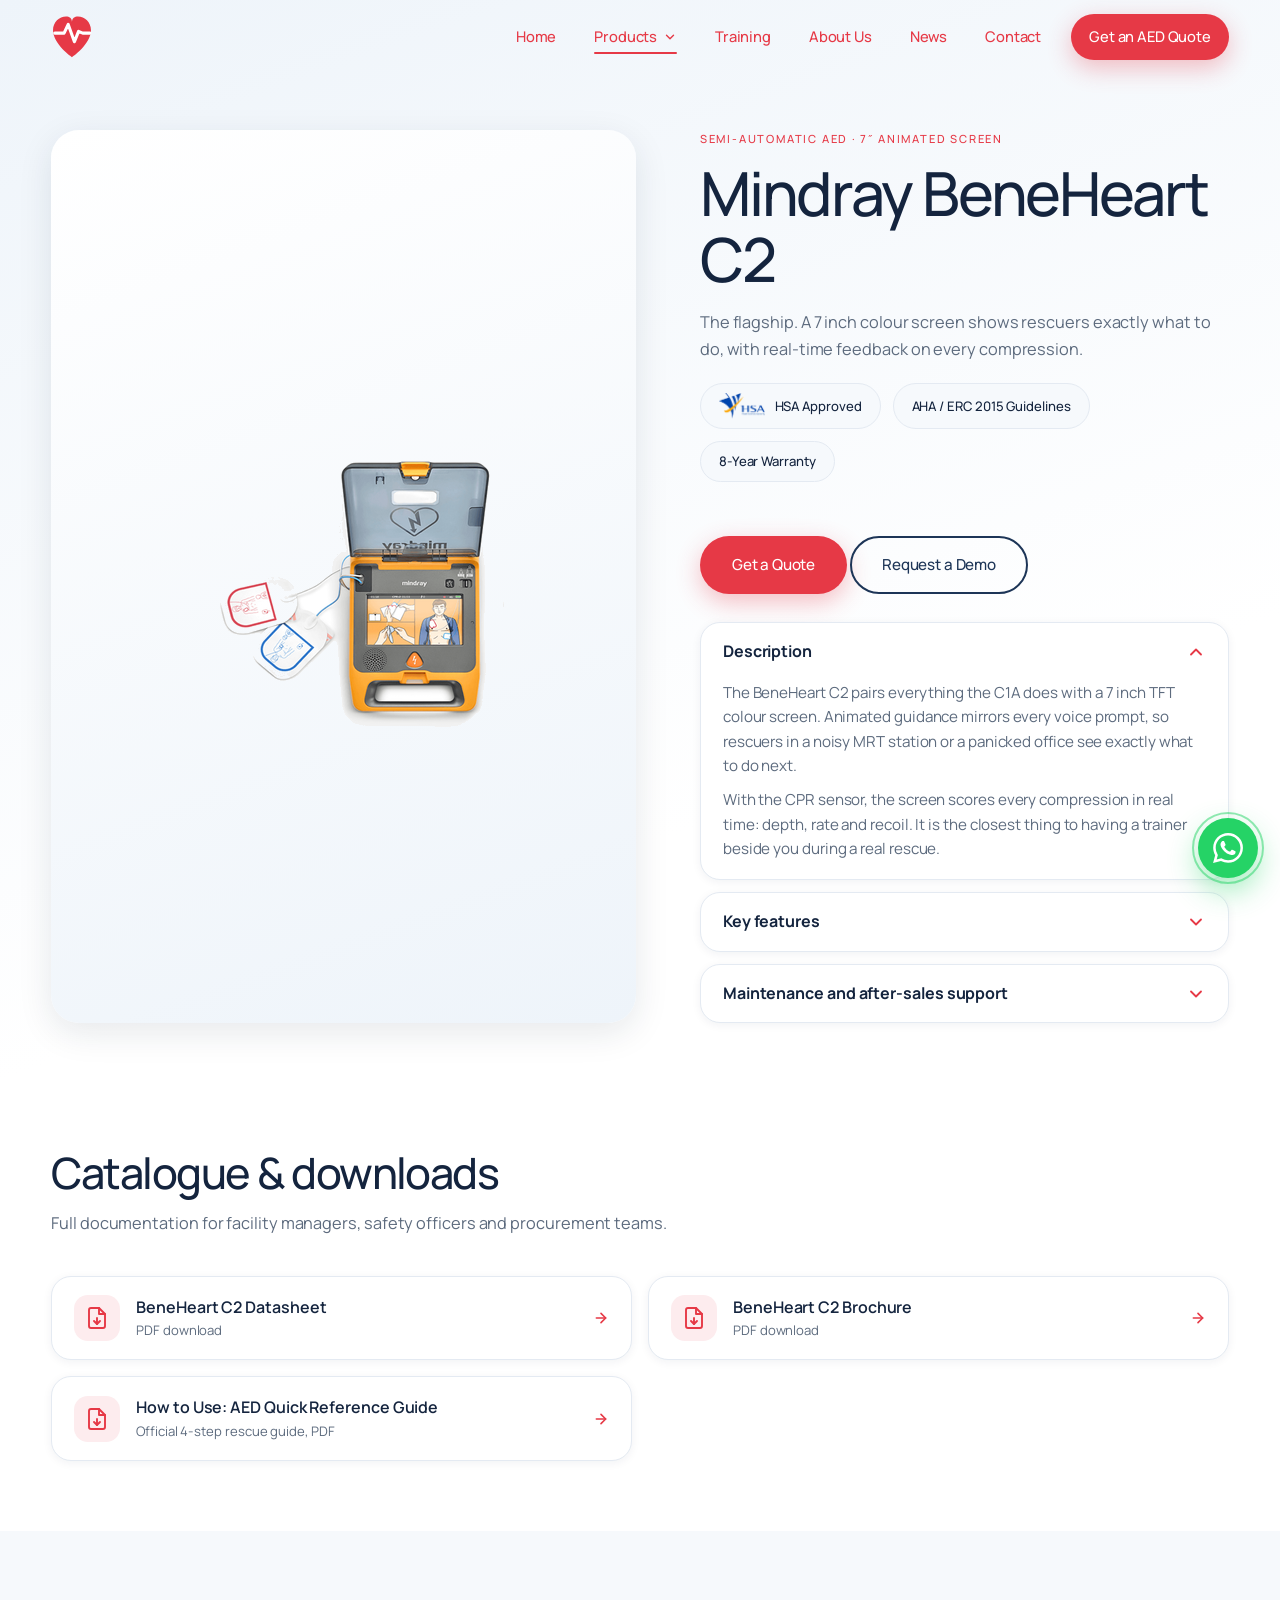
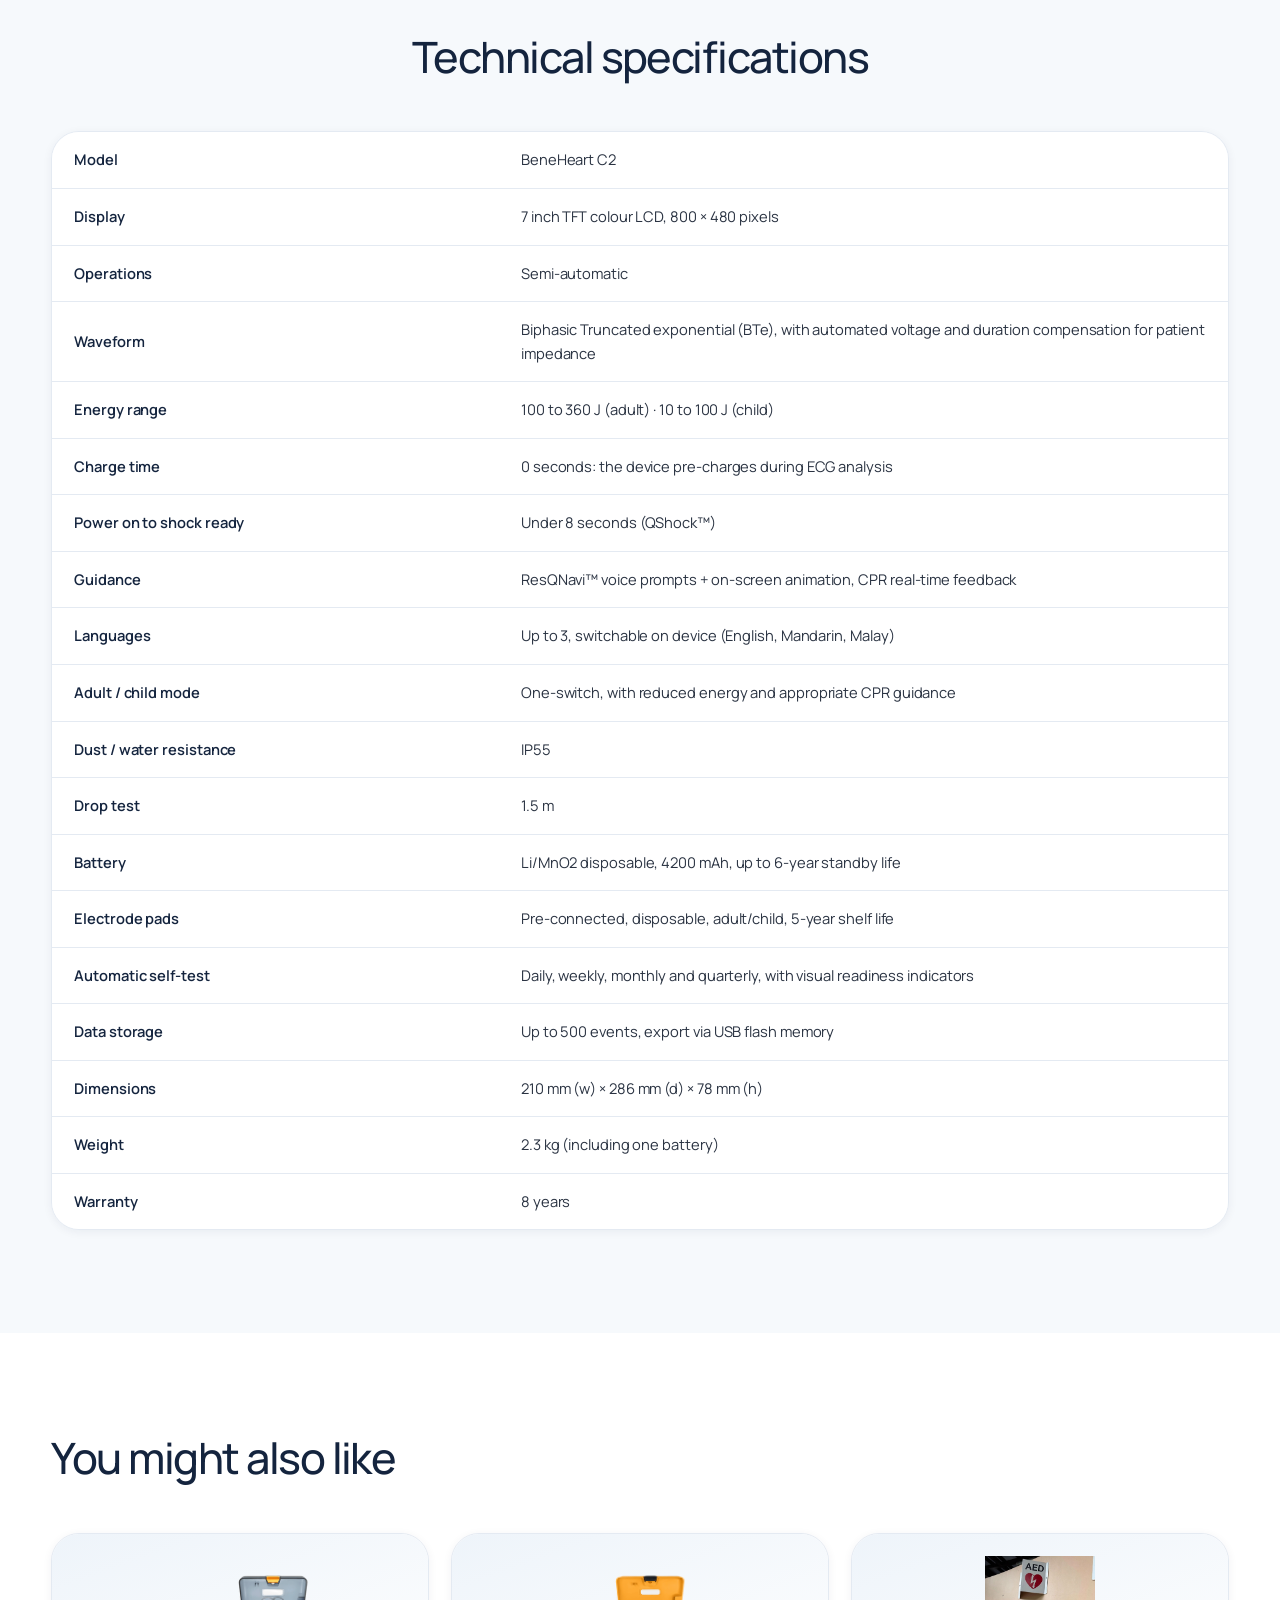
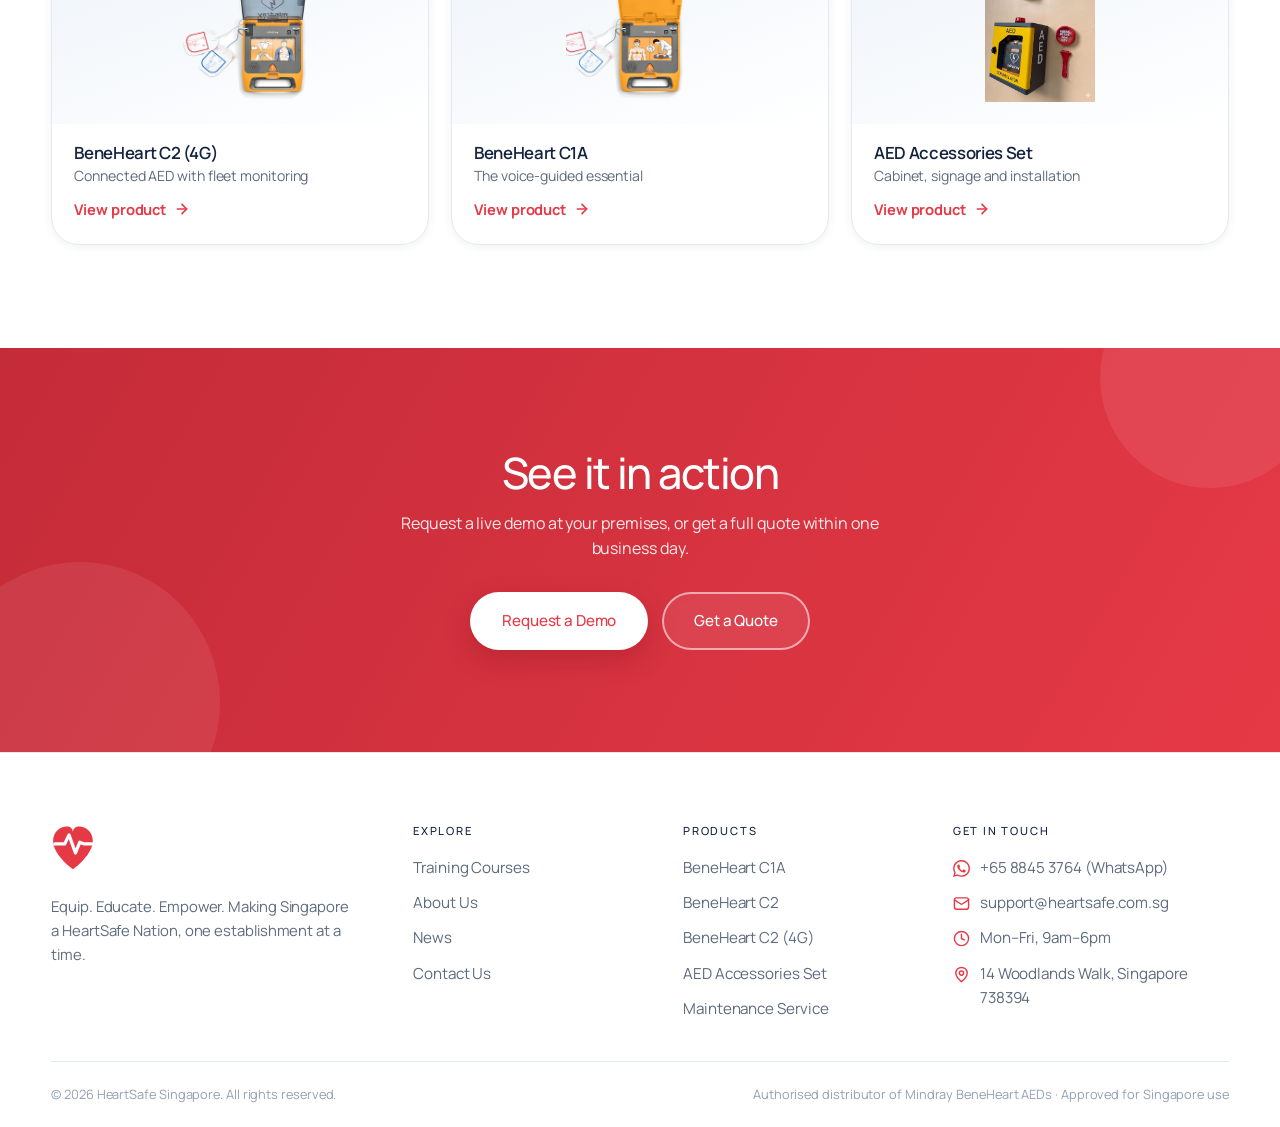
<file: product-c2.html>
<!DOCTYPE html>
<html lang="en">
<head>
<meta charset="UTF-8">
<meta name="viewport" content="width=device-width, initial-scale=1.0">
<title>Mindray BeneHeart C2 AED Singapore | HeartSafe</title>
<meta name="description" content="The Mindray BeneHeart C2: an HSA-approved AED with a 7-inch animated screen, CPR real-time feedback, QShock and 8-year warranty. Get a quote or request a demo from HeartSafe.">
<link rel="canonical" href="https://www.heartsafe.com.sg/product-c2.html">
<meta property="og:type" content="website">
<meta property="og:title" content="Mindray BeneHeart C2 AED Singapore | HeartSafe">
<meta property="og:description" content="The Mindray BeneHeart C2: an HSA-approved AED with a 7-inch animated screen, CPR real-time feedback, QShock and 8-year warranty. Get a quote or request a demo from HeartSafe.">
<meta property="og:url" content="https://www.heartsafe.com.sg/product-c2.html">
<meta property="og:image" content="https://www.heartsafe.com.sg/assets/img/hero-poster.jpg">
<link rel="icon" type="image/svg+xml" href="favicon.svg">
<link rel="preconnect" href="https://fonts.googleapis.com">
<link rel="preconnect" href="https://fonts.gstatic.com" crossorigin>
<link href="https://fonts.googleapis.com/css2?family=Manrope:wght@400;500;600;700&family=Plus+Jakarta+Sans:wght@500;800&display=swap" rel="stylesheet">
<link rel="stylesheet" href="assets/css/style.css?v=ad229c6e">
<script type="application/ld+json">
{
  "@context": "https://schema.org",
  "@type": "Product",
  "name": "Mindray BeneHeart C2 AED",
  "description": "Semi-automatic HSA-approved AED with 7-inch animated colour screen, CPR real-time feedback, QShock, 3 languages, IP55 rating and 8-year warranty.",
  "brand": { "@type": "Brand", "name": "Mindray" },
  "image": "https://www.heartsafe.com.sg/assets/img/product-c2.png",
  "offers": { "@type": "Offer", "availability": "https://schema.org/InStock", "priceCurrency": "SGD", "price": "0", "description": "Request a quote" }
}
</script>
</head>
<body>
<header class="nav">
  <div class="container nav__inner">
    <a href="index.html" class="nav__logo" aria-label="HeartSafe Singapore, home">
      <svg class="logo-mark" viewBox="88 90 96 102" width="42" height="44" xmlns="http://www.w3.org/2000/svg" role="img" aria-label="HeartSafe Singapore"><path class="heart-fill" d="M136 188C136 188 92 157.6 92 125.6C92 106.4 106.4 93.6 122.4 93.6C129.6 93.6 136 97.6 136 106.4C136 97.6 142.4 93.6 149.6 93.6C165.6 93.6 180 106.4 180 125.6C180 157.6 136 188 136 188Z" fill="#E63946"/><path class="heart-line" transform="matrix(.8,0,0,.8,68,68)" stroke-width="9" stroke-linecap="round" stroke-linejoin="round" fill="none" stroke="#FFFFFF" d="M35 80H62L74 55 92 105 104 75 116 80H137"/></svg>
    </a>
    <nav class="nav__links" aria-label="Main navigation">
      <a href="index.html">Home</a>
      <div class="nav__drop">
        <a href="products.html" class="active">Products <svg width="14" height="14" viewBox="0 0 24 24" fill="none" stroke="currentColor" stroke-width="2.4" stroke-linecap="round" stroke-linejoin="round"><path d="m6 9 6 6 6-6"/></svg></a>
        <div class="nav__dropmenu">
          <a href="product-c1a.html">BeneHeart C1A</a>
          <a href="product-c2.html">BeneHeart C2</a>
          <a href="product-c2-4g.html">BeneHeart C2 (4G)</a>
          <a href="product-accessories.html">AED Accessories Set</a>
          <hr>
          <a href="products.html#maintenance">Maintenance Service</a>
        </div>
      </div>
      <a href="training.html">Training</a>
      <a href="about.html">About Us</a>
      <a href="news.html">News</a>
      <a href="contact.html">Contact</a>
      <a href="contact.html" class="btn btn--primary btn--sm nav__cta">Get an AED Quote</a>
    </nav>
    <button class="nav__burger" aria-label="Toggle menu"><span></span><span></span><span></span></button>
  </div>
</header>

<section class="page-hero page-hero--product">
  <div class="container">
    <div class="phero-grid phero-grid--top">
      <figure class="phero-img reveal">
        <img src="assets/img/product-c2.png" alt="Mindray BeneHeart C2 AED with 7-inch animated screen">
      </figure>
      <div class="pd-info">
        <p class="phero-sub">Semi-Automatic AED &middot; 7&Prime; Animated Screen</p>
        <h1>Mindray BeneHeart C2</h1>
        <p class="lead">The flagship. A 7 inch colour screen shows rescuers exactly what to do, with real-time feedback on every compression.</p>
        <div class="badge-row">
        <span class="badge badge--img"><img src="assets/img/logo-hsa.png" alt="Health Sciences Authority Singapore logo">HSA Approved</span>
        <span class="badge">AHA / ERC 2015 Guidelines</span>
        <span class="badge">8-Year Warranty</span>
      </div>
        <div class="btn-row" style="margin-top:26px">
          <a href="contact.html?product=Mindray%20BeneHeart%20C2" class="btn btn--primary">Get a Quote</a>
          <a href="https://wa.me/6588453764?text=Hello%20HeartSafe!%20I%27d%20like%20to%20request%20an%20AED%20demo." target="_blank" rel="noopener" class="btn btn--outline">Request a Demo</a>
        </div>
        <div class="pd-acc">
          <details open>
        <summary>Description<svg class="chev" width="20" height="20" viewBox="0 0 24 24" fill="none" stroke="currentColor" stroke-width="2.2" stroke-linecap="round" stroke-linejoin="round"><path d="m6 9 6 6 6-6"/></svg></summary>
        <div class="answer"><p>The BeneHeart C2 pairs everything the C1A does with a 7 inch TFT colour screen. Animated guidance mirrors every voice prompt, so rescuers in a noisy MRT station or a panicked office see exactly what to do next.</p>
            <p style="margin-top:10px">With the CPR sensor, the screen scores every compression in real time: depth, rate and recoil. It is the closest thing to having a trainer beside you during a real rescue.</p></div>
      </details><details>
        <summary>Key features<svg class="chev" width="20" height="20" viewBox="0 0 24 24" fill="none" stroke="currentColor" stroke-width="2.2" stroke-linecap="round" stroke-linejoin="round"><path d="m6 9 6 6 6-6"/></svg></summary>
        <div class="answer"><ul class="pd-list">
            <li><svg width="16" height="16" viewBox="0 0 24 24" fill="none" stroke="currentColor" stroke-width="2.4" stroke-linecap="round" stroke-linejoin="round"><path d="M20 6 9 17l-5-5"/></svg>7&Prime; TFT colour screen, 800 &times; 480, auto brightness</li>
            <li><svg width="16" height="16" viewBox="0 0 24 24" fill="none" stroke="currentColor" stroke-width="2.4" stroke-linecap="round" stroke-linejoin="round"><path d="M20 6 9 17l-5-5"/></svg>Animated rescue guidance mirroring every prompt</li>
            <li><svg width="16" height="16" viewBox="0 0 24 24" fill="none" stroke="currentColor" stroke-width="2.4" stroke-linecap="round" stroke-linejoin="round"><path d="M20 6 9 17l-5-5"/></svg>CPR real-time feedback on compression quality</li>
            <li><svg width="16" height="16" viewBox="0 0 24 24" fill="none" stroke="currentColor" stroke-width="2.4" stroke-linecap="round" stroke-linejoin="round"><path d="M20 6 9 17l-5-5"/></svg>QShock&trade; + ResQNavi&trade; smart coaching</li>
            <li><svg width="16" height="16" viewBox="0 0 24 24" fill="none" stroke="currentColor" stroke-width="2.4" stroke-linecap="round" stroke-linejoin="round"><path d="M20 6 9 17l-5-5"/></svg>3 languages, one-switch adult / child mode</li>
            <li><svg width="16" height="16" viewBox="0 0 24 24" fill="none" stroke="currentColor" stroke-width="2.4" stroke-linecap="round" stroke-linejoin="round"><path d="M20 6 9 17l-5-5"/></svg>IP55 rated, 1.5 m drop tested</li>
            <li><svg width="16" height="16" viewBox="0 0 24 24" fill="none" stroke="currentColor" stroke-width="2.4" stroke-linecap="round" stroke-linejoin="round"><path d="M20 6 9 17l-5-5"/></svg>Voice recording up to 1 hour, CPR data up to 5 hours</li>
            </ul></div>
      </details><details>
        <summary>Maintenance and after-sales support<svg class="chev" width="20" height="20" viewBox="0 0 24 24" fill="none" stroke="currentColor" stroke-width="2.2" stroke-linecap="round" stroke-linejoin="round"><path d="m6 9 6 6 6-6"/></svg></summary>
        <div class="answer">Every HeartSafe AED can be covered by our annual preventive maintenance: on-site inspection, full diagnostics, and pad and battery expiry management, island-wide. <a href="contact.html?product=AED%20Annual%20Maintenance" style="color:var(--red);font-weight:600">Ask about maintenance</a>.</div>
      </details>
        </div>
      </div>
    </div>
  </div>
</section>

<!-- Catalogue & downloads (kept high on the page) -->
<section class="section section--compact">
  <div class="container">
    <div class="section-head reveal">
      <h2>Catalogue &amp; downloads</h2>
      <p>Full documentation for facility managers, safety officers and procurement teams.</p>
    </div>
    <div class="docs-grid reveal">
      <a class="doc-card" href="assets/docs/BeneHeart-C2-Datasheet.pdf" download>
        <span class="icon"><svg width="24" height="24" viewBox="0 0 24 24" fill="none" stroke="currentColor" stroke-width="1.9" stroke-linecap="round" stroke-linejoin="round"><path d="M14 2H6a2 2 0 0 0-2 2v16a2 2 0 0 0 2 2h12a2 2 0 0 0 2-2V8z"/><path d="M14 2v6h6"/><path d="M12 18v-6"/><path d="m9 15 3 3 3-3"/></svg></span>
        <span class="doc-name"><b>BeneHeart C2 Datasheet</b><small>PDF download</small></span>
        <svg width="16" height="16" viewBox="0 0 24 24" fill="none" stroke="currentColor" stroke-width="2.4" stroke-linecap="round" stroke-linejoin="round"><path d="M5 12h14"/><path d="m12 5 7 7-7 7"/></svg>
      </a>
<a class="doc-card" href="assets/docs/BeneHeart-C2-Brochure.pdf" download>
        <span class="icon"><svg width="24" height="24" viewBox="0 0 24 24" fill="none" stroke="currentColor" stroke-width="1.9" stroke-linecap="round" stroke-linejoin="round"><path d="M14 2H6a2 2 0 0 0-2 2v16a2 2 0 0 0 2 2h12a2 2 0 0 0 2-2V8z"/><path d="M14 2v6h6"/><path d="M12 18v-6"/><path d="m9 15 3 3 3-3"/></svg></span>
        <span class="doc-name"><b>BeneHeart C2 Brochure</b><small>PDF download</small></span>
        <svg width="16" height="16" viewBox="0 0 24 24" fill="none" stroke="currentColor" stroke-width="2.4" stroke-linecap="round" stroke-linejoin="round"><path d="M5 12h14"/><path d="m12 5 7 7-7 7"/></svg>
      </a>
<a class="doc-card" href="assets/docs/BeneHeart-AED-Quick-Reference-Guide.pdf" download>
        <span class="icon"><svg width="24" height="24" viewBox="0 0 24 24" fill="none" stroke="currentColor" stroke-width="1.9" stroke-linecap="round" stroke-linejoin="round"><path d="M14 2H6a2 2 0 0 0-2 2v16a2 2 0 0 0 2 2h12a2 2 0 0 0 2-2V8z"/><path d="M14 2v6h6"/><path d="M12 18v-6"/><path d="m9 15 3 3 3-3"/></svg></span>
        <span class="doc-name"><b>How to Use: AED Quick Reference Guide</b><small>Official 4-step rescue guide, PDF</small></span>
        <svg width="16" height="16" viewBox="0 0 24 24" fill="none" stroke="currentColor" stroke-width="2.4" stroke-linecap="round" stroke-linejoin="round"><path d="M5 12h14"/><path d="m12 5 7 7-7 7"/></svg>
      </a>
    </div>
  </div>
</section>

<!-- Spec chart -->
<section class="section section--alt">
  <div class="container">
    <div class="section-head center reveal">
      <h2>Technical specifications</h2>
    </div>
    <div class="compare compare--spec reveal">
      <table>
        <tbody>
          <tr><th scope="row">Model</th><td>BeneHeart C2</td></tr>
<tr><th scope="row">Display</th><td>7 inch TFT colour LCD, 800 &times; 480 pixels</td></tr>
<tr><th scope="row">Operations</th><td>Semi-automatic</td></tr>
<tr><th scope="row">Waveform</th><td>Biphasic Truncated exponential (BTe), with automated voltage and duration compensation for patient impedance</td></tr>
<tr><th scope="row">Energy range</th><td>100 to 360 J (adult) &middot; 10 to 100 J (child)</td></tr>
<tr><th scope="row">Charge time</th><td>0 seconds: the device pre-charges during ECG analysis</td></tr>
<tr><th scope="row">Power on to shock ready</th><td>Under 8 seconds (QShock&trade;)</td></tr>
<tr><th scope="row">Guidance</th><td>ResQNavi&trade; voice prompts + on-screen animation, CPR real-time feedback</td></tr>
<tr><th scope="row">Languages</th><td>Up to 3, switchable on device (English, Mandarin, Malay)</td></tr>
<tr><th scope="row">Adult / child mode</th><td>One-switch, with reduced energy and appropriate CPR guidance</td></tr>
<tr><th scope="row">Dust / water resistance</th><td>IP55</td></tr>
<tr><th scope="row">Drop test</th><td>1.5 m</td></tr>
<tr><th scope="row">Battery</th><td>Li/MnO2 disposable, 4200 mAh, up to 6-year standby life</td></tr>
<tr><th scope="row">Electrode pads</th><td>Pre-connected, disposable, adult/child, 5-year shelf life</td></tr>
<tr><th scope="row">Automatic self-test</th><td>Daily, weekly, monthly and quarterly, with visual readiness indicators</td></tr>
<tr><th scope="row">Data storage</th><td>Up to 500 events, export via USB flash memory</td></tr>
<tr><th scope="row">Dimensions</th><td>210 mm (w) &times; 286 mm (d) &times; 78 mm (h)</td></tr>
<tr><th scope="row">Weight</th><td>2.3 kg (including one battery)</td></tr>
<tr><th scope="row">Warranty</th><td>8 years</td></tr>
        </tbody>
      </table>
    </div>
  </div>
</section>
<!-- Other products -->
<section class="section">
  <div class="container">
    <div class="section-head reveal">
      <h2>You might also like</h2>
    </div>
    <div class="also-grid">
      <a class="also-card reveal" href="product-c2-4g.html">
        <figure><img src="assets/img/product-c2.png" alt="BeneHeart C2 (4G)" loading="lazy"></figure>
        <div class="body">
          <h3>BeneHeart C2 (4G)</h3>
          <p>Connected AED with fleet monitoring</p>
          <span class="link">View product <svg width="16" height="16" viewBox="0 0 24 24" fill="none" stroke="currentColor" stroke-width="2.4" stroke-linecap="round" stroke-linejoin="round"><path d="M5 12h14"/><path d="m12 5 7 7-7 7"/></svg></span>
        </div>
      </a>
<a class="also-card reveal" href="product-c1a.html">
        <figure><img src="assets/img/product-c1a.png" alt="BeneHeart C1A" loading="lazy"></figure>
        <div class="body">
          <h3>BeneHeart C1A</h3>
          <p>The voice-guided essential</p>
          <span class="link">View product <svg width="16" height="16" viewBox="0 0 24 24" fill="none" stroke="currentColor" stroke-width="2.4" stroke-linecap="round" stroke-linejoin="round"><path d="M5 12h14"/><path d="m12 5 7 7-7 7"/></svg></span>
        </div>
      </a>
<a class="also-card reveal" href="product-accessories.html">
        <figure><img src="assets/img/product-cabinet.png" alt="AED Accessories Set" loading="lazy"></figure>
        <div class="body">
          <h3>AED Accessories Set</h3>
          <p>Cabinet, signage and installation</p>
          <span class="link">View product <svg width="16" height="16" viewBox="0 0 24 24" fill="none" stroke="currentColor" stroke-width="2.4" stroke-linecap="round" stroke-linejoin="round"><path d="M5 12h14"/><path d="m12 5 7 7-7 7"/></svg></span>
        </div>
      </a>
    </div>
  </div>
</section>

<section class="cta-band reveal">
  <div class="container">
    <h2>See it in action</h2>
    <p>Request a live demo at your premises, or get a full quote within one business day.</p>
    <div class="btn-row">
      <a href="https://wa.me/6588453764?text=Hello%20HeartSafe!%20I%27d%20like%20to%20request%20an%20AED%20demo." target="_blank" rel="noopener" class="btn btn--primary">Request a Demo</a>
      <a href="contact.html?product=Mindray%20BeneHeart%20C2" class="btn btn--ghost">Get a Quote</a>
    </div>
  </div>
</section>
<footer>
  <div class="container">
    <div class="footer-main">
      <div>
        <a class="logo" href="index.html" aria-label="HeartSafe Singapore">
          <svg class="logo-mark" viewBox="88 90 96 102" width="42" height="44" xmlns="http://www.w3.org/2000/svg" role="img" aria-label="HeartSafe Singapore"><path class="heart-fill" d="M136 188C136 188 92 157.6 92 125.6C92 106.4 106.4 93.6 122.4 93.6C129.6 93.6 136 97.6 136 106.4C136 97.6 142.4 93.6 149.6 93.6C165.6 93.6 180 106.4 180 125.6C180 157.6 136 188 136 188Z" fill="#E63946"/><path class="heart-line" transform="matrix(.8,0,0,.8,68,68)" stroke-width="9" stroke-linecap="round" stroke-linejoin="round" fill="none" stroke="#FFFFFF" d="M35 80H62L74 55 92 105 104 75 116 80H137"/></svg>
        </a>
        <p>Equip. Educate. Empower. Making Singapore a HeartSafe Nation, one establishment at a time.</p>
      </div>
      <div>
        <h4>Explore</h4>
        <ul>
          <li><a href="training.html">Training Courses</a></li>
          <li><a href="about.html">About Us</a></li>
          <li><a href="news.html">News</a></li>
          <li><a href="contact.html">Contact Us</a></li>
        </ul>
      </div>
      <div>
        <h4>Products</h4>
        <ul>
          <li><a href="product-c1a.html">BeneHeart C1A</a></li>
          <li><a href="product-c2.html">BeneHeart C2</a></li>
          <li><a href="product-c2-4g.html">BeneHeart C2 (4G)</a></li>
          <li><a href="product-accessories.html">AED Accessories Set</a></li>
          <li><a href="products.html#maintenance">Maintenance Service</a></li>
        </ul>
      </div>
      <div>
        <h4>Get in Touch</h4>
        <ul>
          <li><svg width="17" height="17" viewBox="0 0 24 24" fill="currentColor"><path d="M17.472 14.382c-.297-.149-1.758-.867-2.03-.967-.273-.099-.471-.148-.67.15-.197.297-.767.966-.94 1.164-.173.199-.347.223-.644.075-.297-.15-1.255-.463-2.39-1.475-.883-.788-1.48-1.761-1.653-2.059-.173-.297-.018-.458.13-.606.134-.133.297-.347.446-.52.149-.174.198-.298.298-.497.099-.198.05-.371-.025-.52-.075-.149-.669-1.612-.916-2.207-.242-.579-.487-.5-.669-.51-.173-.008-.371-.01-.57-.01-.198 0-.52.074-.792.372-.272.297-1.04 1.016-1.04 2.479 0 1.462 1.065 2.875 1.213 3.074.149.198 2.096 3.2 5.077 4.487.709.306 1.262.489 1.694.625.712.227 1.36.195 1.871.118.571-.085 1.758-.719 2.006-1.413.248-.694.248-1.289.173-1.413-.074-.124-.272-.198-.57-.347m-5.421 7.403h-.004a9.87 9.87 0 0 1-5.031-1.378l-.361-.214-3.741.982.998-3.648-.235-.374a9.86 9.86 0 0 1-1.51-5.26c.001-5.45 4.436-9.884 9.888-9.884 2.64 0 5.122 1.03 6.988 2.898a9.825 9.825 0 0 1 2.893 6.994c-.003 5.45-4.437 9.884-9.885 9.884m8.413-18.297A11.815 11.815 0 0 0 12.05 0C5.495 0 .16 5.335.157 11.892c0 2.096.547 4.142 1.588 5.945L.057 24l6.305-1.654a11.882 11.882 0 0 0 5.683 1.448h.005c6.554 0 11.89-5.335 11.893-11.893a11.821 11.821 0 0 0-3.48-8.413Z"/></svg><a href="https://wa.me/6588453764" target="_blank" rel="noopener">+65 8845 3764 (WhatsApp)</a></li>
          <li><svg width="17" height="17" viewBox="0 0 24 24" fill="none" stroke="currentColor" stroke-width="2" stroke-linecap="round" stroke-linejoin="round"><rect width="20" height="16" x="2" y="4" rx="3"/><path d="m22 7-8.97 5.7a1.94 1.94 0 0 1-2.06 0L2 7"/></svg><a href="mailto:support@heartsafe.com.sg">support@heartsafe.com.sg</a></li>
          <li><svg width="17" height="17" viewBox="0 0 24 24" fill="none" stroke="currentColor" stroke-width="2" stroke-linecap="round" stroke-linejoin="round"><circle cx="12" cy="12" r="10"/><path d="M12 6v6l4 2"/></svg><span>Mon&ndash;Fri, 9am&ndash;6pm</span></li>
          <li><svg width="17" height="17" viewBox="0 0 24 24" fill="none" stroke="currentColor" stroke-width="2" stroke-linecap="round" stroke-linejoin="round"><path d="M20 10c0 6-8 12-8 12s-8-6-8-12a8 8 0 0 1 16 0Z"/><circle cx="12" cy="10" r="3"/></svg><a href="https://www.google.com/maps/search/?api=1&amp;query=14+Woodlands+Walk+Singapore+738394" target="_blank" rel="noopener">14 Woodlands Walk, Singapore 738394</a></li>
        </ul>
      </div>
    </div>
    <div class="footer-bottom">
      <span>&copy; 2026 HeartSafe Singapore. All rights reserved.</span>
      <span>Authorised distributor of Mindray BeneHeart AEDs &middot; Approved for Singapore use</span>
    </div>
  </div>
</footer>

<a class="wa-float" href="https://wa.me/6588453764?text=Hello%20HeartSafe!%20I%27d%20like%20to%20find%20out%20more." target="_blank" rel="noopener" aria-label="Chat with HeartSafe on WhatsApp">
  <svg width="30" height="30" viewBox="0 0 24 24" fill="currentColor"><path d="M17.472 14.382c-.297-.149-1.758-.867-2.03-.967-.273-.099-.471-.148-.67.15-.197.297-.767.966-.94 1.164-.173.199-.347.223-.644.075-.297-.15-1.255-.463-2.39-1.475-.883-.788-1.48-1.761-1.653-2.059-.173-.297-.018-.458.13-.606.134-.133.297-.347.446-.52.149-.174.198-.298.298-.497.099-.198.05-.371-.025-.52-.075-.149-.669-1.612-.916-2.207-.242-.579-.487-.5-.669-.51-.173-.008-.371-.01-.57-.01-.198 0-.52.074-.792.372-.272.297-1.04 1.016-1.04 2.479 0 1.462 1.065 2.875 1.213 3.074.149.198 2.096 3.2 5.077 4.487.709.306 1.262.489 1.694.625.712.227 1.36.195 1.871.118.571-.085 1.758-.719 2.006-1.413.248-.694.248-1.289.173-1.413-.074-.124-.272-.198-.57-.347m-5.421 7.403h-.004a9.87 9.87 0 0 1-5.031-1.378l-.361-.214-3.741.982.998-3.648-.235-.374a9.86 9.86 0 0 1-1.51-5.26c.001-5.45 4.436-9.884 9.888-9.884 2.64 0 5.122 1.03 6.988 2.898a9.825 9.825 0 0 1 2.893 6.994c-.003 5.45-4.437 9.884-9.885 9.884m8.413-18.297A11.815 11.815 0 0 0 12.05 0C5.495 0 .16 5.335.157 11.892c0 2.096.547 4.142 1.588 5.945L.057 24l6.305-1.654a11.882 11.882 0 0 0 5.683 1.448h.005c6.554 0 11.89-5.335 11.893-11.893a11.821 11.821 0 0 0-3.48-8.413Z"/></svg>
</a>

<script src="assets/js/main.js?v=ad229c6e"></script>
</body>
</html>
</file>
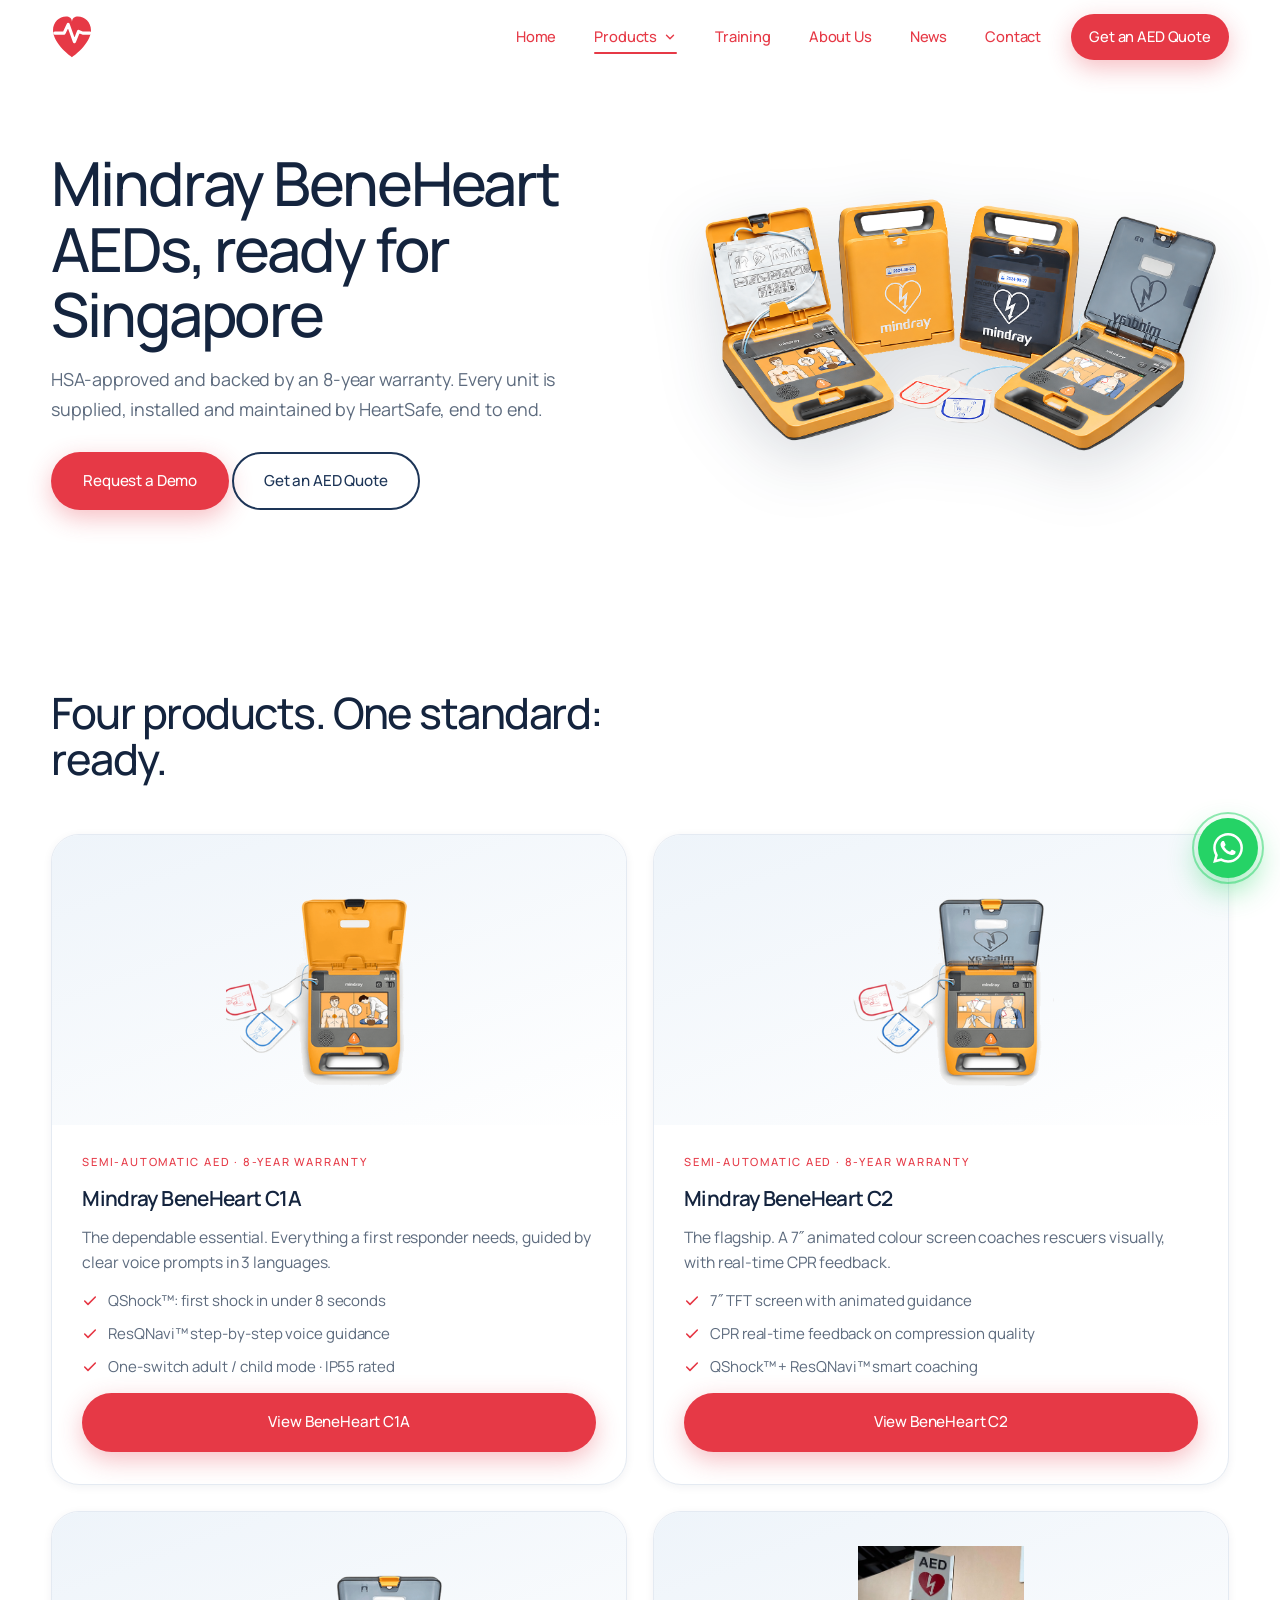
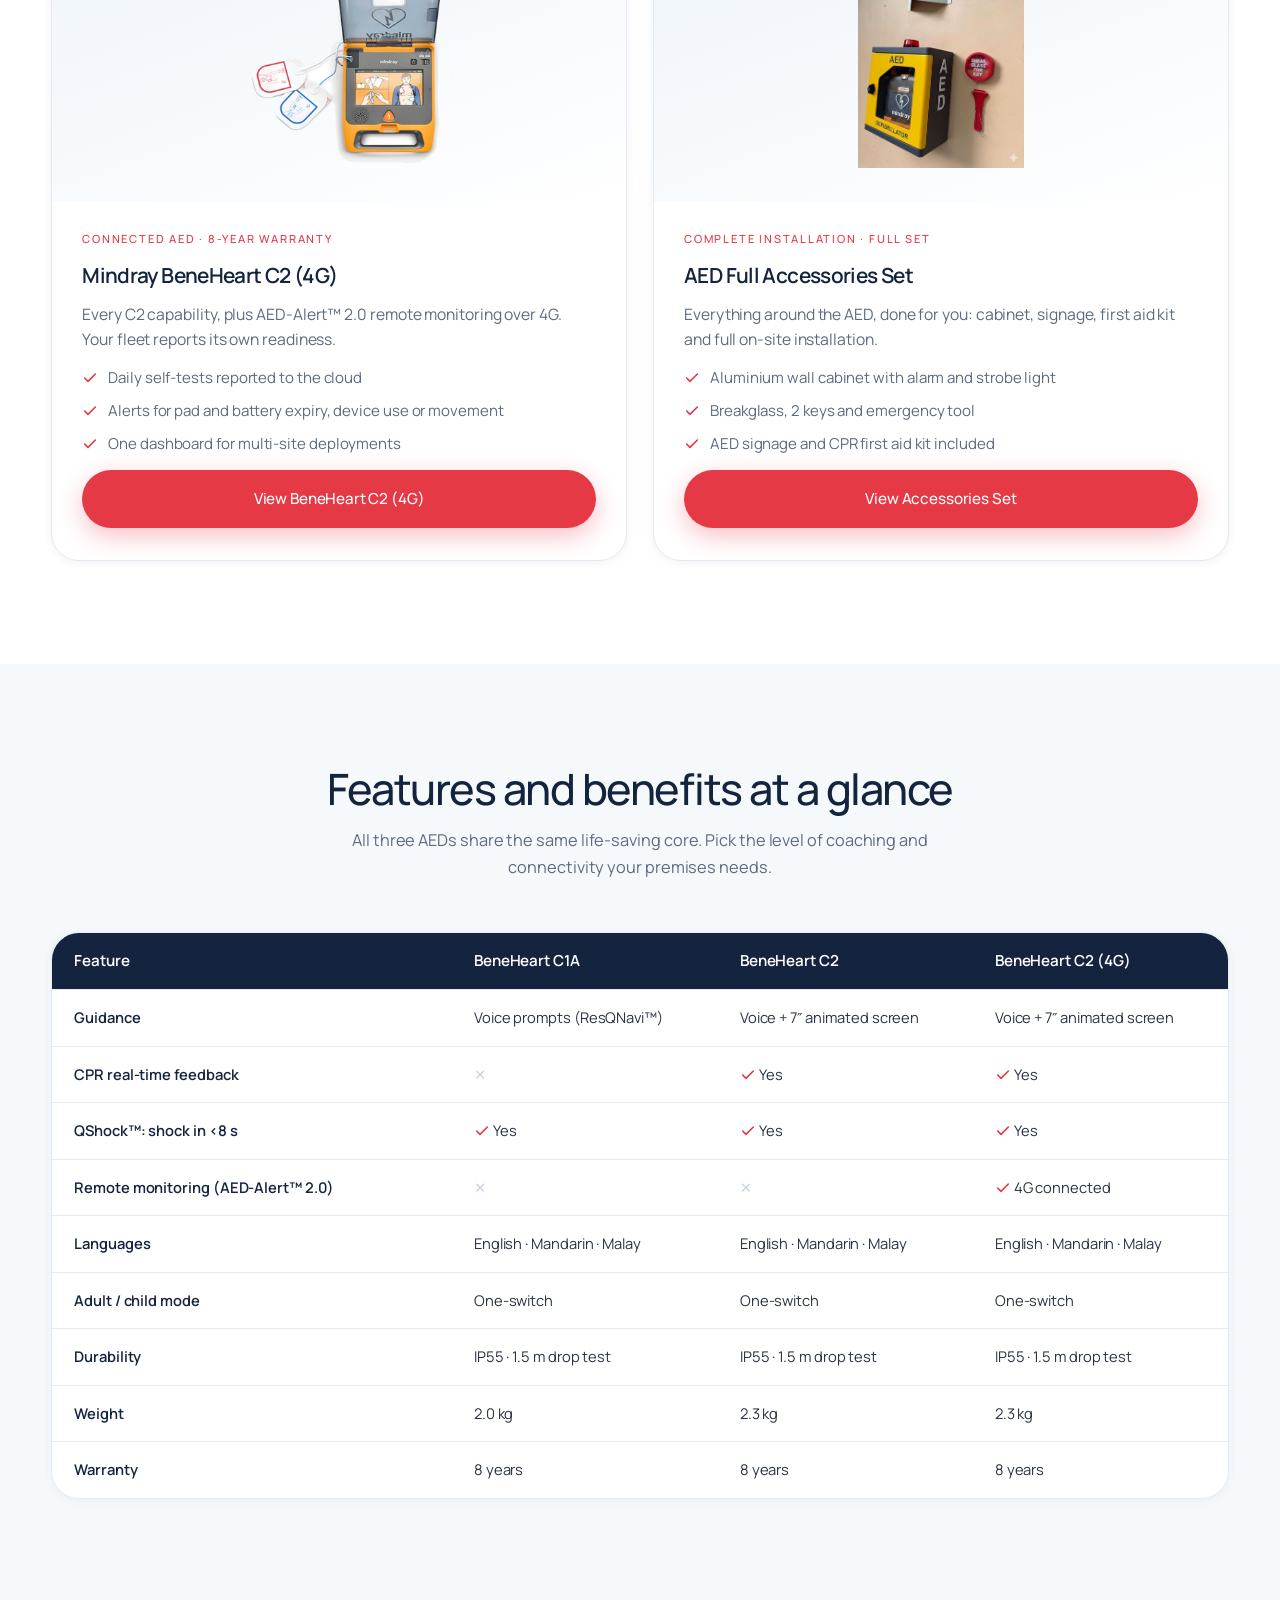
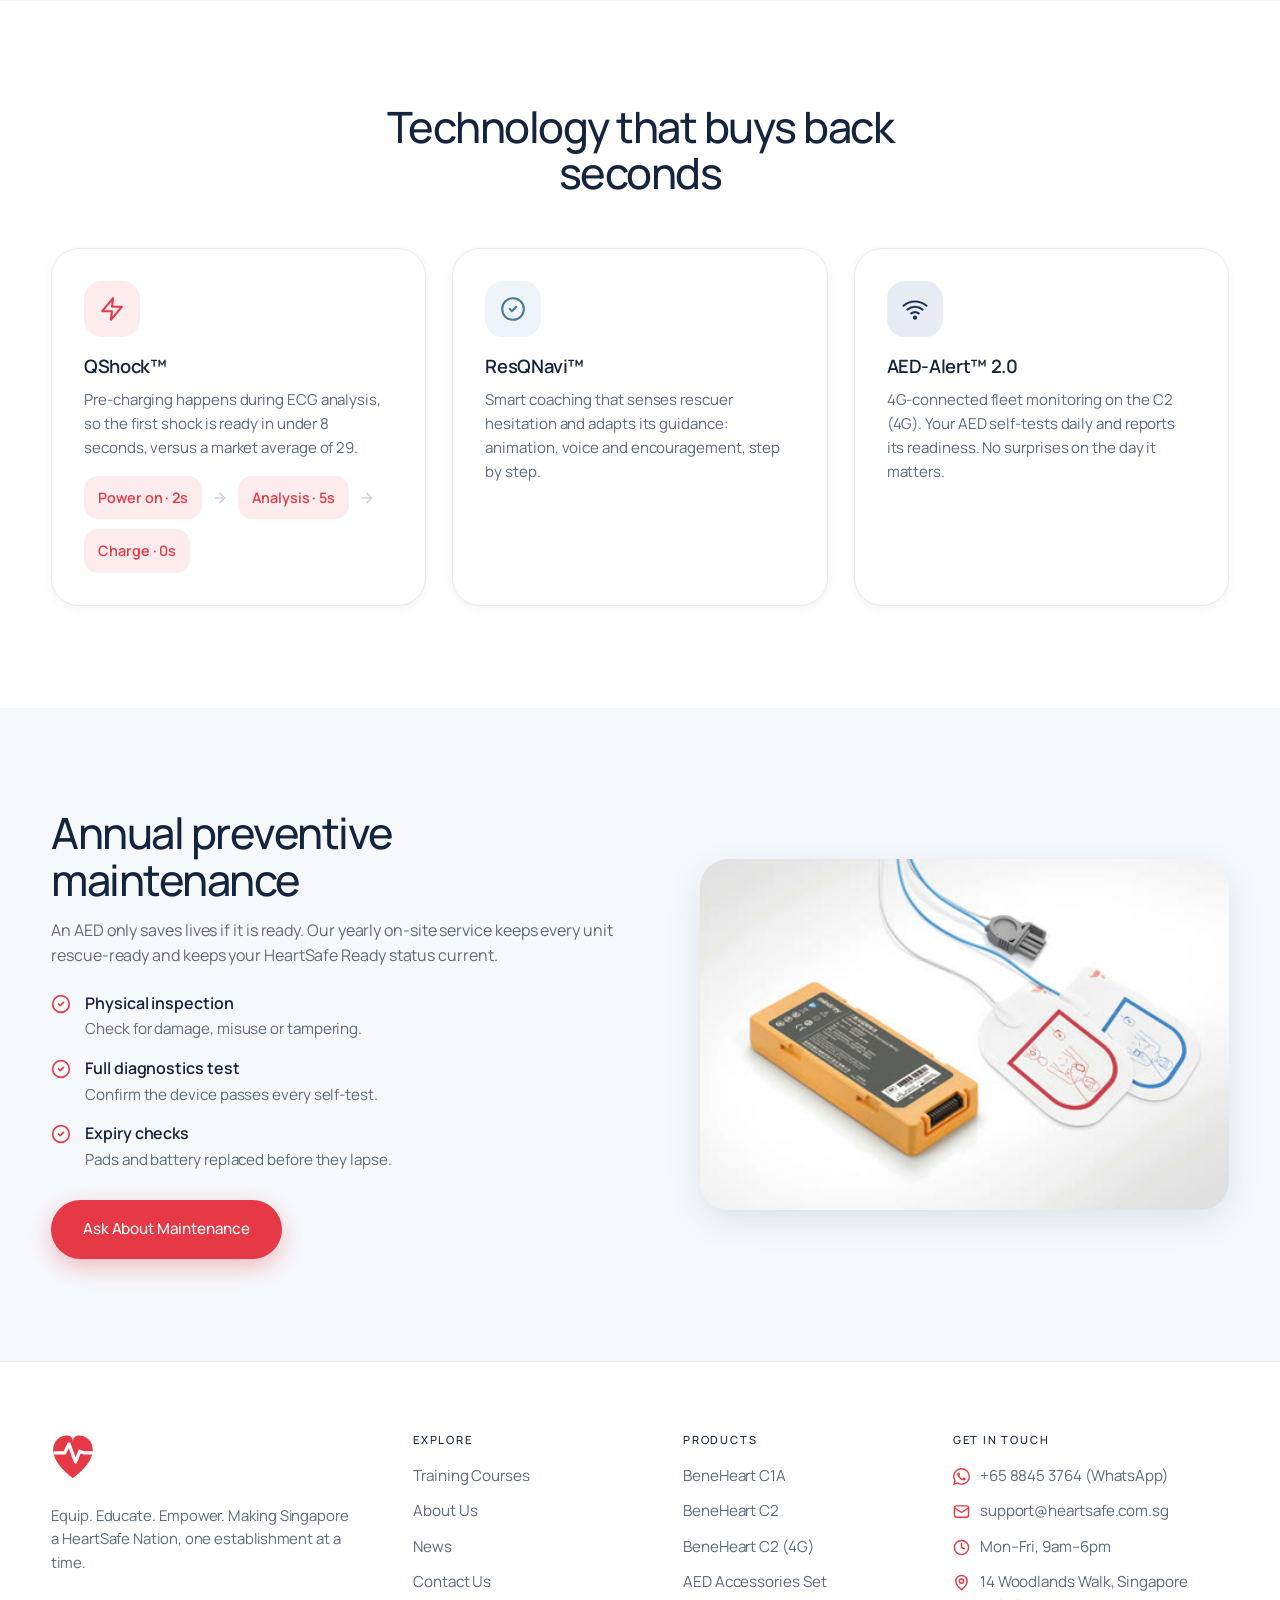
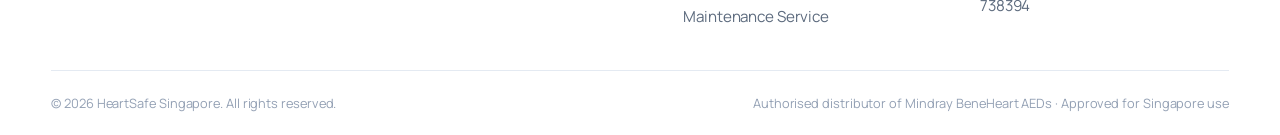
<file: products.html>
<!DOCTYPE html>
<html lang="en">
<head>
<meta charset="UTF-8">
<meta name="viewport" content="width=device-width, initial-scale=1.0">
<title>Mindray AED Singapore | BeneHeart C1A, C2 & C2 (4G) | HeartSafe</title>
<meta name="description" content="Buy HSA-approved Mindray BeneHeart C1A, C2 and C2 (4G) AEDs in Singapore with 8-year warranty, full cabinet installation set and annual preventive maintenance. Request a demo today.">
<link rel="canonical" href="https://www.heartsafe.com.sg/products.html">
<meta property="og:type" content="website">
<meta property="og:title" content="Mindray AED Singapore | BeneHeart C1A, C2 & C2 (4G) | HeartSafe">
<meta property="og:description" content="Buy HSA-approved Mindray BeneHeart C1A, C2 and C2 (4G) AEDs in Singapore with 8-year warranty, full cabinet installation set and annual preventive maintenance. Request a demo today.">
<meta property="og:url" content="https://www.heartsafe.com.sg/products.html">
<meta property="og:image" content="https://www.heartsafe.com.sg/assets/img/hero-poster.jpg">
<link rel="icon" type="image/svg+xml" href="favicon.svg">
<link rel="preconnect" href="https://fonts.googleapis.com">
<link rel="preconnect" href="https://fonts.gstatic.com" crossorigin>
<link href="https://fonts.googleapis.com/css2?family=Manrope:wght@400;500;600;700&family=Plus+Jakarta+Sans:wght@500;800&display=swap" rel="stylesheet">
<link rel="stylesheet" href="assets/css/style.css?v=ad229c6e">
</head>
<body>
<header class="nav">
  <div class="container nav__inner">
    <a href="index.html" class="nav__logo" aria-label="HeartSafe Singapore, home">
      <svg class="logo-mark" viewBox="88 90 96 102" width="42" height="44" xmlns="http://www.w3.org/2000/svg" role="img" aria-label="HeartSafe Singapore"><path class="heart-fill" d="M136 188C136 188 92 157.6 92 125.6C92 106.4 106.4 93.6 122.4 93.6C129.6 93.6 136 97.6 136 106.4C136 97.6 142.4 93.6 149.6 93.6C165.6 93.6 180 106.4 180 125.6C180 157.6 136 188 136 188Z" fill="#E63946"/><path class="heart-line" transform="matrix(.8,0,0,.8,68,68)" stroke-width="9" stroke-linecap="round" stroke-linejoin="round" fill="none" stroke="#FFFFFF" d="M35 80H62L74 55 92 105 104 75 116 80H137"/></svg>
    </a>
    <nav class="nav__links" aria-label="Main navigation">
      <a href="index.html">Home</a>
      <div class="nav__drop">
        <a href="products.html" class="active">Products <svg width="14" height="14" viewBox="0 0 24 24" fill="none" stroke="currentColor" stroke-width="2.4" stroke-linecap="round" stroke-linejoin="round"><path d="m6 9 6 6 6-6"/></svg></a>
        <div class="nav__dropmenu">
          <a href="product-c1a.html">BeneHeart C1A</a>
          <a href="product-c2.html">BeneHeart C2</a>
          <a href="product-c2-4g.html">BeneHeart C2 (4G)</a>
          <a href="product-accessories.html">AED Accessories Set</a>
          <hr>
          <a href="products.html#maintenance">Maintenance Service</a>
        </div>
      </div>
      <a href="training.html">Training</a>
      <a href="about.html">About Us</a>
      <a href="news.html">News</a>
      <a href="contact.html">Contact</a>
      <a href="contact.html" class="btn btn--primary btn--sm nav__cta">Get an AED Quote</a>
    </nav>
    <button class="nav__burger" aria-label="Toggle menu"><span></span><span></span><span></span></button>
  </div>
</header>

<section class="products-hero">
  <div class="container products-hero__inner">
    <div class="products-hero__copy">
      <h1>Mindray BeneHeart AEDs, ready for Singapore</h1>
      <p class="lead">HSA-approved and backed by an 8-year warranty. Every unit is supplied, installed and maintained by HeartSafe, end to end.</p>
      <div class="btn-row" style="margin-top:28px">
        <a href="https://wa.me/6588453764?text=Hello%20HeartSafe!%20I%27d%20like%20to%20request%20an%20AED%20demo." target="_blank" rel="noopener" class="btn btn--primary">Request a Demo</a>
        <a href="contact.html" class="btn btn--outline">Get an AED Quote</a>
      </div>
    </div>
    <img class="products-hero__lineup" src="assets/img/aed-lineup.png" alt="Mindray BeneHeart AED range: C1A, C2 and C2 4G with electrode pads">
  </div>
</section>

<section class="section">
  <div class="container">
    <div class="section-head reveal">
      <h2>Four products. One standard: ready.</h2>
    </div>
    <div class="grid-2">
      <article class="product-card card reveal">
        <figure><img src="assets/img/product-c1a.png" alt="Mindray BeneHeart C1A AED, semi-automatic defibrillator" loading="lazy"></figure>
        <div class="body">
          <span class="sub">Semi-Automatic AED &middot; 8-Year Warranty</span>
          <h3>Mindray BeneHeart C1A</h3>
          <p>The dependable essential. Everything a first responder needs, guided by clear voice prompts in 3 languages.</p>
          <ul>
            <li><svg width="16" height="16" viewBox="0 0 24 24" fill="none" stroke="currentColor" stroke-width="2.4" stroke-linecap="round" stroke-linejoin="round"><path d="M20 6 9 17l-5-5"/></svg>QShock&trade;: first shock in under 8 seconds</li>
            <li><svg width="16" height="16" viewBox="0 0 24 24" fill="none" stroke="currentColor" stroke-width="2.4" stroke-linecap="round" stroke-linejoin="round"><path d="M20 6 9 17l-5-5"/></svg>ResQNavi&trade; step-by-step voice guidance</li>
            <li><svg width="16" height="16" viewBox="0 0 24 24" fill="none" stroke="currentColor" stroke-width="2.4" stroke-linecap="round" stroke-linejoin="round"><path d="M20 6 9 17l-5-5"/></svg>One-switch adult / child mode &middot; IP55 rated</li>
          </ul>
          <a href="product-c1a.html" class="btn btn--primary">View BeneHeart C1A</a>
        </div>
      </article>

      <article class="product-card card reveal reveal-d1">
        <figure><img src="assets/img/product-c2.png" alt="Mindray BeneHeart C2 AED with 7-inch animated screen" loading="lazy"></figure>
        <div class="body">
          <span class="sub">Semi-Automatic AED &middot; 8-Year Warranty</span>
          <h3>Mindray BeneHeart C2</h3>
          <p>The flagship. A 7&Prime; animated colour screen coaches rescuers visually, with real-time CPR feedback.</p>
          <ul>
            <li><svg width="16" height="16" viewBox="0 0 24 24" fill="none" stroke="currentColor" stroke-width="2.4" stroke-linecap="round" stroke-linejoin="round"><path d="M20 6 9 17l-5-5"/></svg>7&Prime; TFT screen with animated guidance</li>
            <li><svg width="16" height="16" viewBox="0 0 24 24" fill="none" stroke="currentColor" stroke-width="2.4" stroke-linecap="round" stroke-linejoin="round"><path d="M20 6 9 17l-5-5"/></svg>CPR real-time feedback on compression quality</li>
            <li><svg width="16" height="16" viewBox="0 0 24 24" fill="none" stroke="currentColor" stroke-width="2.4" stroke-linecap="round" stroke-linejoin="round"><path d="M20 6 9 17l-5-5"/></svg>QShock&trade; + ResQNavi&trade; smart coaching</li>
          </ul>
          <a href="product-c2.html" class="btn btn--primary">View BeneHeart C2</a>
        </div>
      </article>

      <article class="product-card card reveal">
        <figure><img src="assets/img/product-c2.png" alt="Mindray BeneHeart C2 4G AED with remote monitoring" loading="lazy"></figure>
        <div class="body">
          <span class="sub">Connected AED &middot; 8-Year Warranty</span>
          <h3>Mindray BeneHeart C2 (4G)</h3>
          <p>Every C2 capability, plus AED-Alert&trade; 2.0 remote monitoring over 4G. Your fleet reports its own readiness.</p>
          <ul>
            <li><svg width="16" height="16" viewBox="0 0 24 24" fill="none" stroke="currentColor" stroke-width="2.4" stroke-linecap="round" stroke-linejoin="round"><path d="M20 6 9 17l-5-5"/></svg>Daily self-tests reported to the cloud</li>
            <li><svg width="16" height="16" viewBox="0 0 24 24" fill="none" stroke="currentColor" stroke-width="2.4" stroke-linecap="round" stroke-linejoin="round"><path d="M20 6 9 17l-5-5"/></svg>Alerts for pad and battery expiry, device use or movement</li>
            <li><svg width="16" height="16" viewBox="0 0 24 24" fill="none" stroke="currentColor" stroke-width="2.4" stroke-linecap="round" stroke-linejoin="round"><path d="M20 6 9 17l-5-5"/></svg>One dashboard for multi-site deployments</li>
          </ul>
          <a href="product-c2-4g.html" class="btn btn--primary">View BeneHeart C2 (4G)</a>
        </div>
      </article>

      <article class="product-card card reveal reveal-d1">
        <figure><img src="assets/img/product-cabinet.png" alt="AED aluminium wall cabinet with alarm and strobe light, installed" loading="lazy"></figure>
        <div class="body">
          <span class="sub">Complete Installation &middot; Full Set</span>
          <h3>AED Full Accessories Set</h3>
          <p>Everything around the AED, done for you: cabinet, signage, first aid kit and full on-site installation.</p>
          <ul>
            <li><svg width="16" height="16" viewBox="0 0 24 24" fill="none" stroke="currentColor" stroke-width="2.4" stroke-linecap="round" stroke-linejoin="round"><path d="M20 6 9 17l-5-5"/></svg>Aluminium wall cabinet with alarm and strobe light</li>
            <li><svg width="16" height="16" viewBox="0 0 24 24" fill="none" stroke="currentColor" stroke-width="2.4" stroke-linecap="round" stroke-linejoin="round"><path d="M20 6 9 17l-5-5"/></svg>Breakglass, 2 keys and emergency tool</li>
            <li><svg width="16" height="16" viewBox="0 0 24 24" fill="none" stroke="currentColor" stroke-width="2.4" stroke-linecap="round" stroke-linejoin="round"><path d="M20 6 9 17l-5-5"/></svg>AED signage and CPR first aid kit included</li>
          </ul>
          <a href="product-accessories.html" class="btn btn--primary">View Accessories Set</a>
        </div>
      </article>
    </div>
  </div>
</section>

<section class="section section--alt">
  <div class="container">
    <div class="section-head center reveal">
      <h2>Features and benefits at a glance</h2>
      <p>All three AEDs share the same life-saving core. Pick the level of coaching and connectivity your premises needs.</p>
    </div>
    <div class="compare reveal">
      <table>
        <thead>
          <tr><th scope="col">Feature</th><th scope="col">BeneHeart C1A</th><th scope="col">BeneHeart C2</th><th scope="col">BeneHeart C2 (4G)</th></tr>
        </thead>
        <tbody>
          <tr><th scope="row">Guidance</th><td>Voice prompts (ResQNavi&trade;)</td><td>Voice + 7&Prime; animated screen</td><td>Voice + 7&Prime; animated screen</td></tr>
          <tr><th scope="row">CPR real-time feedback</th><td><span style="color:#C9D4E2;font-weight:700">&#10005;</span></td><td><svg width="16" height="16" viewBox="0 0 24 24" fill="none" stroke="currentColor" stroke-width="2.4" stroke-linecap="round" stroke-linejoin="round"><path d="M20 6 9 17l-5-5"/></svg> Yes</td><td><svg width="16" height="16" viewBox="0 0 24 24" fill="none" stroke="currentColor" stroke-width="2.4" stroke-linecap="round" stroke-linejoin="round"><path d="M20 6 9 17l-5-5"/></svg> Yes</td></tr>
          <tr><th scope="row">QShock&trade;: shock in &lt;8 s</th><td><svg width="16" height="16" viewBox="0 0 24 24" fill="none" stroke="currentColor" stroke-width="2.4" stroke-linecap="round" stroke-linejoin="round"><path d="M20 6 9 17l-5-5"/></svg> Yes</td><td><svg width="16" height="16" viewBox="0 0 24 24" fill="none" stroke="currentColor" stroke-width="2.4" stroke-linecap="round" stroke-linejoin="round"><path d="M20 6 9 17l-5-5"/></svg> Yes</td><td><svg width="16" height="16" viewBox="0 0 24 24" fill="none" stroke="currentColor" stroke-width="2.4" stroke-linecap="round" stroke-linejoin="round"><path d="M20 6 9 17l-5-5"/></svg> Yes</td></tr>
          <tr><th scope="row">Remote monitoring (AED-Alert&trade; 2.0)</th><td><span style="color:#C9D4E2;font-weight:700">&#10005;</span></td><td><span style="color:#C9D4E2;font-weight:700">&#10005;</span></td><td><svg width="16" height="16" viewBox="0 0 24 24" fill="none" stroke="currentColor" stroke-width="2.4" stroke-linecap="round" stroke-linejoin="round"><path d="M20 6 9 17l-5-5"/></svg> 4G connected</td></tr>
          <tr><th scope="row">Languages</th><td>English &middot; Mandarin &middot; Malay</td><td>English &middot; Mandarin &middot; Malay</td><td>English &middot; Mandarin &middot; Malay</td></tr>
          <tr><th scope="row">Adult / child mode</th><td>One-switch</td><td>One-switch</td><td>One-switch</td></tr>
          <tr><th scope="row">Durability</th><td>IP55 &middot; 1.5 m drop test</td><td>IP55 &middot; 1.5 m drop test</td><td>IP55 &middot; 1.5 m drop test</td></tr>
          <tr><th scope="row">Weight</th><td>2.0 kg</td><td>2.3 kg</td><td>2.3 kg</td></tr>
          <tr><th scope="row">Warranty</th><td>8 years</td><td>8 years</td><td>8 years</td></tr>
        </tbody>
      </table>
    </div>
  </div>
</section>

<section class="section">
  <div class="container">
    <div class="section-head center reveal">
      <h2>Technology that buys back seconds</h2>
    </div>
    <div class="tech-band">
      <article class="card reveal">
        <div class="icon">
          <svg width="26" height="26" viewBox="0 0 24 24" fill="none" stroke="currentColor" stroke-width="1.9" stroke-linecap="round" stroke-linejoin="round"><path d="M13 2 3 14h9l-1 8 10-12h-9l1-8z"/></svg>
        </div>
        <h3>QShock&trade;</h3>
        <p>Pre-charging happens during ECG analysis, so the first shock is ready in under 8 seconds, versus a market average of 29.</p>
        <div class="qshock reveal">
          <span>Power on &middot; 2s</span>
          <svg width="16" height="16" viewBox="0 0 24 24" fill="none" stroke="currentColor" stroke-width="2.4" stroke-linecap="round" stroke-linejoin="round"><path d="M5 12h14"/><path d="m12 5 7 7-7 7"/></svg>
          <span>Analysis &middot; 5s</span>
          <svg width="16" height="16" viewBox="0 0 24 24" fill="none" stroke="currentColor" stroke-width="2.4" stroke-linecap="round" stroke-linejoin="round"><path d="M5 12h14"/><path d="m12 5 7 7-7 7"/></svg>
          <span>Charge &middot; 0s</span>
        </div>
      </article>
      <article class="card reveal reveal-d1">
        <div class="icon icon--blue">
          <svg width="26" height="26" viewBox="0 0 24 24" fill="none" stroke="currentColor" stroke-width="1.9" stroke-linecap="round" stroke-linejoin="round"><circle cx="12" cy="12" r="10"/><path d="m9 12 2 2 4-4"/></svg>
        </div>
        <h3>ResQNavi&trade;</h3>
        <p>Smart coaching that senses rescuer hesitation and adapts its guidance: animation, voice and encouragement, step by step.</p>
      </article>
      <article class="card reveal reveal-d2">
        <div class="icon icon--navy">
          <svg width="26" height="26" viewBox="0 0 24 24" fill="none" stroke="currentColor" stroke-width="1.9" stroke-linecap="round" stroke-linejoin="round"><path d="M5 12.55a11 11 0 0 1 14.08 0"/><path d="M1.42 9a16 16 0 0 1 21.16 0"/><path d="M8.53 16.11a6 6 0 0 1 6.95 0"/><circle cx="12" cy="20" r="1"/></svg>
        </div>
        <h3>AED-Alert&trade; 2.0</h3>
        <p>4G-connected fleet monitoring on the C2 (4G). Your AED self-tests daily and reports its readiness. No surprises on the day it matters.</p>
      </article>
    </div>
  </div>
</section>

<section class="section section--alt" id="maintenance">
  <div class="container split">
    <div class="reveal">
      <h2>Annual preventive maintenance</h2>
      <p style="margin-top:14px">An AED only saves lives if it is ready. Our yearly on-site service keeps every unit rescue-ready and keeps your HeartSafe Ready status current.</p>
      <ul class="checklist">
        <li>
          <svg width="20" height="20" viewBox="0 0 24 24" fill="none" stroke="currentColor" stroke-width="2" stroke-linecap="round" stroke-linejoin="round"><circle cx="12" cy="12" r="10"/><path d="m9 12 2 2 4-4"/></svg>
          <div><b>Physical inspection</b><span>Check for damage, misuse or tampering.</span></div>
        </li>
        <li>
          <svg width="20" height="20" viewBox="0 0 24 24" fill="none" stroke="currentColor" stroke-width="2" stroke-linecap="round" stroke-linejoin="round"><circle cx="12" cy="12" r="10"/><path d="m9 12 2 2 4-4"/></svg>
          <div><b>Full diagnostics test</b><span>Confirm the device passes every self-test.</span></div>
        </li>
        <li>
          <svg width="20" height="20" viewBox="0 0 24 24" fill="none" stroke="currentColor" stroke-width="2" stroke-linecap="round" stroke-linejoin="round"><circle cx="12" cy="12" r="10"/><path d="m9 12 2 2 4-4"/></svg>
          <div><b>Expiry checks</b><span>Pads and battery replaced before they lapse.</span></div>
        </li>
      </ul>
      <a href="contact.html?product=AED%20Annual%20Maintenance" class="btn btn--primary" style="margin-top:28px">Ask About Maintenance</a>
    </div>
    <figure class="reveal reveal-d1">
      <img src="assets/img/battery-pads.jpg" alt="Mindray AED battery and electrode pads, replaced during annual maintenance">
    </figure>
  </div>
</section>
<footer>
  <div class="container">
    <div class="footer-main">
      <div>
        <a class="logo" href="index.html" aria-label="HeartSafe Singapore">
          <svg class="logo-mark" viewBox="88 90 96 102" width="42" height="44" xmlns="http://www.w3.org/2000/svg" role="img" aria-label="HeartSafe Singapore"><path class="heart-fill" d="M136 188C136 188 92 157.6 92 125.6C92 106.4 106.4 93.6 122.4 93.6C129.6 93.6 136 97.6 136 106.4C136 97.6 142.4 93.6 149.6 93.6C165.6 93.6 180 106.4 180 125.6C180 157.6 136 188 136 188Z" fill="#E63946"/><path class="heart-line" transform="matrix(.8,0,0,.8,68,68)" stroke-width="9" stroke-linecap="round" stroke-linejoin="round" fill="none" stroke="#FFFFFF" d="M35 80H62L74 55 92 105 104 75 116 80H137"/></svg>
        </a>
        <p>Equip. Educate. Empower. Making Singapore a HeartSafe Nation, one establishment at a time.</p>
      </div>
      <div>
        <h4>Explore</h4>
        <ul>
          <li><a href="training.html">Training Courses</a></li>
          <li><a href="about.html">About Us</a></li>
          <li><a href="news.html">News</a></li>
          <li><a href="contact.html">Contact Us</a></li>
        </ul>
      </div>
      <div>
        <h4>Products</h4>
        <ul>
          <li><a href="product-c1a.html">BeneHeart C1A</a></li>
          <li><a href="product-c2.html">BeneHeart C2</a></li>
          <li><a href="product-c2-4g.html">BeneHeart C2 (4G)</a></li>
          <li><a href="product-accessories.html">AED Accessories Set</a></li>
          <li><a href="products.html#maintenance">Maintenance Service</a></li>
        </ul>
      </div>
      <div>
        <h4>Get in Touch</h4>
        <ul>
          <li><svg width="17" height="17" viewBox="0 0 24 24" fill="currentColor"><path d="M17.472 14.382c-.297-.149-1.758-.867-2.03-.967-.273-.099-.471-.148-.67.15-.197.297-.767.966-.94 1.164-.173.199-.347.223-.644.075-.297-.15-1.255-.463-2.39-1.475-.883-.788-1.48-1.761-1.653-2.059-.173-.297-.018-.458.13-.606.134-.133.297-.347.446-.52.149-.174.198-.298.298-.497.099-.198.05-.371-.025-.52-.075-.149-.669-1.612-.916-2.207-.242-.579-.487-.5-.669-.51-.173-.008-.371-.01-.57-.01-.198 0-.52.074-.792.372-.272.297-1.04 1.016-1.04 2.479 0 1.462 1.065 2.875 1.213 3.074.149.198 2.096 3.2 5.077 4.487.709.306 1.262.489 1.694.625.712.227 1.36.195 1.871.118.571-.085 1.758-.719 2.006-1.413.248-.694.248-1.289.173-1.413-.074-.124-.272-.198-.57-.347m-5.421 7.403h-.004a9.87 9.87 0 0 1-5.031-1.378l-.361-.214-3.741.982.998-3.648-.235-.374a9.86 9.86 0 0 1-1.51-5.26c.001-5.45 4.436-9.884 9.888-9.884 2.64 0 5.122 1.03 6.988 2.898a9.825 9.825 0 0 1 2.893 6.994c-.003 5.45-4.437 9.884-9.885 9.884m8.413-18.297A11.815 11.815 0 0 0 12.05 0C5.495 0 .16 5.335.157 11.892c0 2.096.547 4.142 1.588 5.945L.057 24l6.305-1.654a11.882 11.882 0 0 0 5.683 1.448h.005c6.554 0 11.89-5.335 11.893-11.893a11.821 11.821 0 0 0-3.48-8.413Z"/></svg><a href="https://wa.me/6588453764" target="_blank" rel="noopener">+65 8845 3764 (WhatsApp)</a></li>
          <li><svg width="17" height="17" viewBox="0 0 24 24" fill="none" stroke="currentColor" stroke-width="2" stroke-linecap="round" stroke-linejoin="round"><rect width="20" height="16" x="2" y="4" rx="3"/><path d="m22 7-8.97 5.7a1.94 1.94 0 0 1-2.06 0L2 7"/></svg><a href="mailto:support@heartsafe.com.sg">support@heartsafe.com.sg</a></li>
          <li><svg width="17" height="17" viewBox="0 0 24 24" fill="none" stroke="currentColor" stroke-width="2" stroke-linecap="round" stroke-linejoin="round"><circle cx="12" cy="12" r="10"/><path d="M12 6v6l4 2"/></svg><span>Mon&ndash;Fri, 9am&ndash;6pm</span></li>
          <li><svg width="17" height="17" viewBox="0 0 24 24" fill="none" stroke="currentColor" stroke-width="2" stroke-linecap="round" stroke-linejoin="round"><path d="M20 10c0 6-8 12-8 12s-8-6-8-12a8 8 0 0 1 16 0Z"/><circle cx="12" cy="10" r="3"/></svg><a href="https://www.google.com/maps/search/?api=1&amp;query=14+Woodlands+Walk+Singapore+738394" target="_blank" rel="noopener">14 Woodlands Walk, Singapore 738394</a></li>
        </ul>
      </div>
    </div>
    <div class="footer-bottom">
      <span>&copy; 2026 HeartSafe Singapore. All rights reserved.</span>
      <span>Authorised distributor of Mindray BeneHeart AEDs &middot; Approved for Singapore use</span>
    </div>
  </div>
</footer>

<a class="wa-float" href="https://wa.me/6588453764?text=Hello%20HeartSafe!%20I%27d%20like%20to%20find%20out%20more." target="_blank" rel="noopener" aria-label="Chat with HeartSafe on WhatsApp">
  <svg width="30" height="30" viewBox="0 0 24 24" fill="currentColor"><path d="M17.472 14.382c-.297-.149-1.758-.867-2.03-.967-.273-.099-.471-.148-.67.15-.197.297-.767.966-.94 1.164-.173.199-.347.223-.644.075-.297-.15-1.255-.463-2.39-1.475-.883-.788-1.48-1.761-1.653-2.059-.173-.297-.018-.458.13-.606.134-.133.297-.347.446-.52.149-.174.198-.298.298-.497.099-.198.05-.371-.025-.52-.075-.149-.669-1.612-.916-2.207-.242-.579-.487-.5-.669-.51-.173-.008-.371-.01-.57-.01-.198 0-.52.074-.792.372-.272.297-1.04 1.016-1.04 2.479 0 1.462 1.065 2.875 1.213 3.074.149.198 2.096 3.2 5.077 4.487.709.306 1.262.489 1.694.625.712.227 1.36.195 1.871.118.571-.085 1.758-.719 2.006-1.413.248-.694.248-1.289.173-1.413-.074-.124-.272-.198-.57-.347m-5.421 7.403h-.004a9.87 9.87 0 0 1-5.031-1.378l-.361-.214-3.741.982.998-3.648-.235-.374a9.86 9.86 0 0 1-1.51-5.26c.001-5.45 4.436-9.884 9.888-9.884 2.64 0 5.122 1.03 6.988 2.898a9.825 9.825 0 0 1 2.893 6.994c-.003 5.45-4.437 9.884-9.885 9.884m8.413-18.297A11.815 11.815 0 0 0 12.05 0C5.495 0 .16 5.335.157 11.892c0 2.096.547 4.142 1.588 5.945L.057 24l6.305-1.654a11.882 11.882 0 0 0 5.683 1.448h.005c6.554 0 11.89-5.335 11.893-11.893a11.821 11.821 0 0 0-3.48-8.413Z"/></svg>
</a>

<script src="assets/js/main.js?v=ad229c6e"></script>
</body>
</html>
</file>
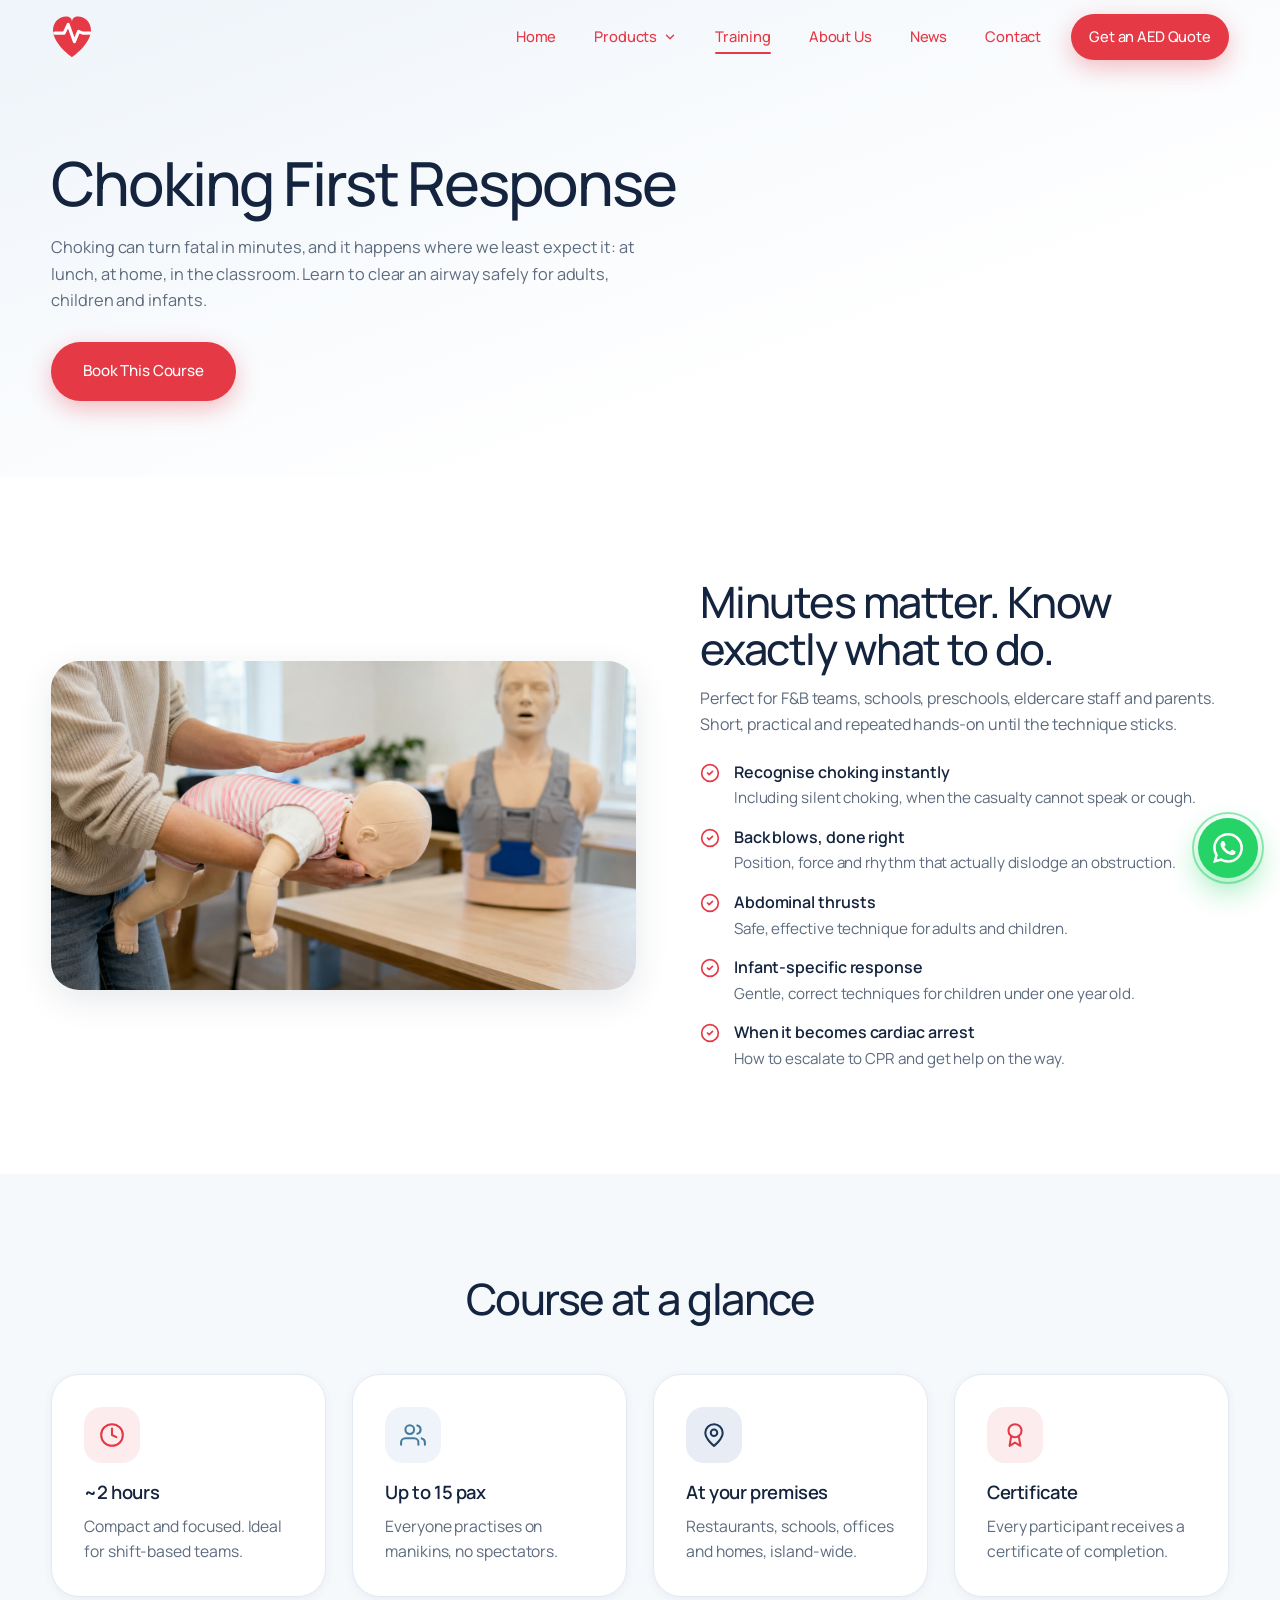
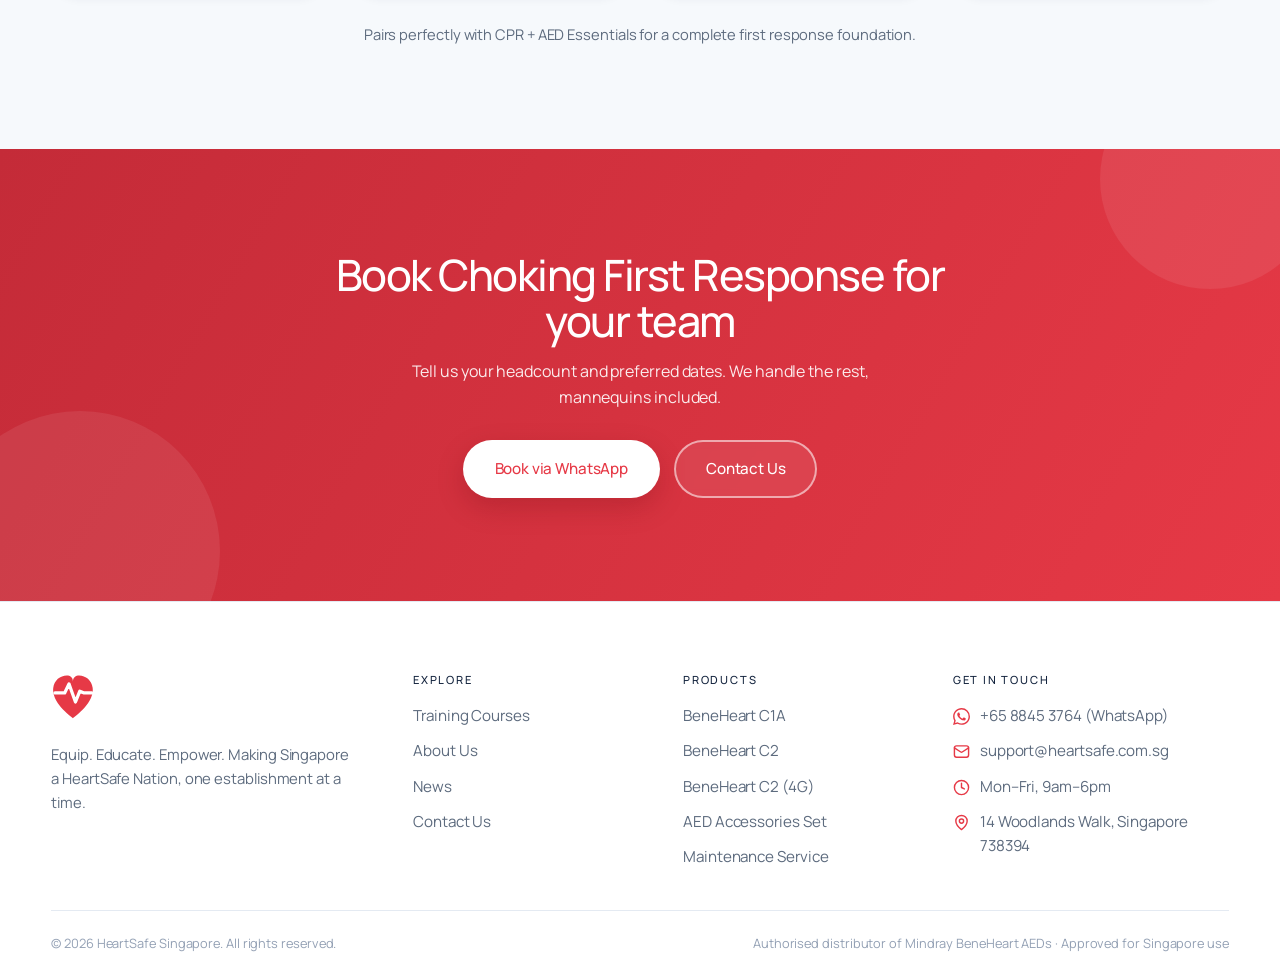
<file: training-choking.html>
<!DOCTYPE html>
<html lang="en">
<head>
<meta charset="UTF-8">
<meta name="viewport" content="width=device-width, initial-scale=1.0">
<title>Choking First Response Course in Singapore | HeartSafe</title>
<meta name="description" content="Learn to clear a blocked airway safely for adults, children and infants. A 2-hour hands-on choking first response course for F&B teams, schools and families in Singapore.">
<link rel="canonical" href="https://www.heartsafe.com.sg/training-choking.html">
<meta property="og:type" content="website">
<meta property="og:title" content="Choking First Response Course in Singapore | HeartSafe">
<meta property="og:description" content="Learn to clear a blocked airway safely for adults, children and infants. A 2-hour hands-on choking first response course for F&B teams, schools and families in Singapore.">
<meta property="og:url" content="https://www.heartsafe.com.sg/training-choking.html">
<meta property="og:image" content="https://www.heartsafe.com.sg/assets/img/hero-poster.jpg">
<link rel="icon" type="image/svg+xml" href="favicon.svg">
<link rel="preconnect" href="https://fonts.googleapis.com">
<link rel="preconnect" href="https://fonts.gstatic.com" crossorigin>
<link href="https://fonts.googleapis.com/css2?family=Manrope:wght@400;500;600;700&family=Plus+Jakarta+Sans:wght@500;800&display=swap" rel="stylesheet">
<link rel="stylesheet" href="assets/css/style.css?v=ad229c6e">
</head>
<body>
<header class="nav">
  <div class="container nav__inner">
    <a href="index.html" class="nav__logo" aria-label="HeartSafe Singapore, home">
      <svg class="logo-mark" viewBox="88 90 96 102" width="42" height="44" xmlns="http://www.w3.org/2000/svg" role="img" aria-label="HeartSafe Singapore"><path class="heart-fill" d="M136 188C136 188 92 157.6 92 125.6C92 106.4 106.4 93.6 122.4 93.6C129.6 93.6 136 97.6 136 106.4C136 97.6 142.4 93.6 149.6 93.6C165.6 93.6 180 106.4 180 125.6C180 157.6 136 188 136 188Z" fill="#E63946"/><path class="heart-line" transform="matrix(.8,0,0,.8,68,68)" stroke-width="9" stroke-linecap="round" stroke-linejoin="round" fill="none" stroke="#FFFFFF" d="M35 80H62L74 55 92 105 104 75 116 80H137"/></svg>
    </a>
    <nav class="nav__links" aria-label="Main navigation">
      <a href="index.html">Home</a>
      <div class="nav__drop">
        <a href="products.html">Products <svg width="14" height="14" viewBox="0 0 24 24" fill="none" stroke="currentColor" stroke-width="2.4" stroke-linecap="round" stroke-linejoin="round"><path d="m6 9 6 6 6-6"/></svg></a>
        <div class="nav__dropmenu">
          <a href="product-c1a.html">BeneHeart C1A</a>
          <a href="product-c2.html">BeneHeart C2</a>
          <a href="product-c2-4g.html">BeneHeart C2 (4G)</a>
          <a href="product-accessories.html">AED Accessories Set</a>
          <hr>
          <a href="products.html#maintenance">Maintenance Service</a>
        </div>
      </div>
      <a href="training.html" class="active">Training</a>
      <a href="about.html">About Us</a>
      <a href="news.html">News</a>
      <a href="contact.html">Contact</a>
      <a href="contact.html" class="btn btn--primary btn--sm nav__cta">Get an AED Quote</a>
    </nav>
    <button class="nav__burger" aria-label="Toggle menu"><span></span><span></span><span></span></button>
  </div>
</header>

<section class="page-hero">
  <div class="container">
    <h1>Choking First Response</h1>
    <p class="lead">Choking can turn fatal in minutes, and it happens where we least expect it: at lunch, at home, in the classroom. Learn to clear an airway safely for adults, children and infants.</p>
    <a href="https://wa.me/6588453764?text=Hello%20HeartSafe!%20I%27d%20like%20to%20book%20a%20training%20session." target="_blank" rel="noopener" class="btn btn--primary">Book This Course</a>
  </div>
</section>

<section class="section">
  <div class="container split">
    <figure class="reveal">
      <img src="assets/img/course-choking.jpg" alt="Infant choking response practised on a manikin during training">
    </figure>
    <div class="reveal reveal-d1">
      <h2>Minutes matter. Know exactly what to do.</h2>
      <p style="margin-top:14px">Perfect for F&amp;B teams, schools, preschools, eldercare staff and parents. Short, practical and repeated hands-on until the technique sticks.</p>
      <ul class="checklist">
        <li><svg width="20" height="20" viewBox="0 0 24 24" fill="none" stroke="currentColor" stroke-width="2" stroke-linecap="round" stroke-linejoin="round"><circle cx="12" cy="12" r="10"/><path d="m9 12 2 2 4-4"/></svg><div><b>Recognise choking instantly</b><span>Including silent choking, when the casualty cannot speak or cough.</span></div></li>
<li><svg width="20" height="20" viewBox="0 0 24 24" fill="none" stroke="currentColor" stroke-width="2" stroke-linecap="round" stroke-linejoin="round"><circle cx="12" cy="12" r="10"/><path d="m9 12 2 2 4-4"/></svg><div><b>Back blows, done right</b><span>Position, force and rhythm that actually dislodge an obstruction.</span></div></li>
<li><svg width="20" height="20" viewBox="0 0 24 24" fill="none" stroke="currentColor" stroke-width="2" stroke-linecap="round" stroke-linejoin="round"><circle cx="12" cy="12" r="10"/><path d="m9 12 2 2 4-4"/></svg><div><b>Abdominal thrusts</b><span>Safe, effective technique for adults and children.</span></div></li>
<li><svg width="20" height="20" viewBox="0 0 24 24" fill="none" stroke="currentColor" stroke-width="2" stroke-linecap="round" stroke-linejoin="round"><circle cx="12" cy="12" r="10"/><path d="m9 12 2 2 4-4"/></svg><div><b>Infant-specific response</b><span>Gentle, correct techniques for children under one year old.</span></div></li>
<li><svg width="20" height="20" viewBox="0 0 24 24" fill="none" stroke="currentColor" stroke-width="2" stroke-linecap="round" stroke-linejoin="round"><circle cx="12" cy="12" r="10"/><path d="m9 12 2 2 4-4"/></svg><div><b>When it becomes cardiac arrest</b><span>How to escalate to CPR and get help on the way.</span></div></li>
      </ul>
    </div>
  </div>
</section>

<section class="section section--alt">
  <div class="container">
    <div class="section-head center reveal">
      <h2>Course at a glance</h2>
    </div>
    <div class="grid-4c">
      <article class="card reveal"><div class="icon"><svg width="26" height="26" viewBox="0 0 24 24" fill="none" stroke="currentColor" stroke-width="1.9" stroke-linecap="round" stroke-linejoin="round"><circle cx="12" cy="12" r="10"/><path d="M12 6v6l4 2"/></svg></div><h3>~2 hours</h3><p>Compact and focused. Ideal for shift-based teams.</p></article>
<article class="card reveal"><div class="icon icon--blue"><svg width="26" height="26" viewBox="0 0 24 24" fill="none" stroke="currentColor" stroke-width="1.9" stroke-linecap="round" stroke-linejoin="round"><path d="M17 21v-2a4 4 0 0 0-4-4H5a4 4 0 0 0-4 4v2"/><circle cx="9" cy="7" r="4"/><path d="M23 21v-2a4 4 0 0 0-3-3.87"/><path d="M16 3.13a4 4 0 0 1 0 7.75"/></svg></div><h3>Up to 15 pax</h3><p>Everyone practises on manikins, no spectators.</p></article>
<article class="card reveal"><div class="icon icon--navy"><svg width="26" height="26" viewBox="0 0 24 24" fill="none" stroke="currentColor" stroke-width="1.9" stroke-linecap="round" stroke-linejoin="round"><path d="M20 10c0 6-8 12-8 12s-8-6-8-12a8 8 0 0 1 16 0Z"/><circle cx="12" cy="10" r="3"/></svg></div><h3>At your premises</h3><p>Restaurants, schools, offices and homes, island-wide.</p></article>
<article class="card reveal"><div class="icon"><svg width="26" height="26" viewBox="0 0 24 24" fill="none" stroke="currentColor" stroke-width="1.9" stroke-linecap="round" stroke-linejoin="round"><circle cx="12" cy="8" r="6"/><path d="M15.477 12.89 17 22l-5-3-5 3 1.523-9.11"/></svg></div><h3>Certificate</h3><p>Every participant receives a certificate of completion.</p></article>
    </div>
    <p class="muted-note reveal">Pairs perfectly with CPR + AED Essentials for a complete first response foundation.</p>
  </div>
</section>

<section class="cta-band reveal">
  <div class="container">
    <h2>Book Choking First Response for your team</h2>
    <p>Tell us your headcount and preferred dates. We handle the rest, mannequins included.</p>
    <div class="btn-row">
      <a href="https://wa.me/6588453764?text=Hello%20HeartSafe!%20I%27d%20like%20to%20book%20a%20training%20session." target="_blank" rel="noopener" class="btn btn--primary">Book via WhatsApp</a>
      <a href="contact.html" class="btn btn--ghost">Contact Us</a>
    </div>
  </div>
</section>
<footer>
  <div class="container">
    <div class="footer-main">
      <div>
        <a class="logo" href="index.html" aria-label="HeartSafe Singapore">
          <svg class="logo-mark" viewBox="88 90 96 102" width="42" height="44" xmlns="http://www.w3.org/2000/svg" role="img" aria-label="HeartSafe Singapore"><path class="heart-fill" d="M136 188C136 188 92 157.6 92 125.6C92 106.4 106.4 93.6 122.4 93.6C129.6 93.6 136 97.6 136 106.4C136 97.6 142.4 93.6 149.6 93.6C165.6 93.6 180 106.4 180 125.6C180 157.6 136 188 136 188Z" fill="#E63946"/><path class="heart-line" transform="matrix(.8,0,0,.8,68,68)" stroke-width="9" stroke-linecap="round" stroke-linejoin="round" fill="none" stroke="#FFFFFF" d="M35 80H62L74 55 92 105 104 75 116 80H137"/></svg>
        </a>
        <p>Equip. Educate. Empower. Making Singapore a HeartSafe Nation, one establishment at a time.</p>
      </div>
      <div>
        <h4>Explore</h4>
        <ul>
          <li><a href="training.html">Training Courses</a></li>
          <li><a href="about.html">About Us</a></li>
          <li><a href="news.html">News</a></li>
          <li><a href="contact.html">Contact Us</a></li>
        </ul>
      </div>
      <div>
        <h4>Products</h4>
        <ul>
          <li><a href="product-c1a.html">BeneHeart C1A</a></li>
          <li><a href="product-c2.html">BeneHeart C2</a></li>
          <li><a href="product-c2-4g.html">BeneHeart C2 (4G)</a></li>
          <li><a href="product-accessories.html">AED Accessories Set</a></li>
          <li><a href="products.html#maintenance">Maintenance Service</a></li>
        </ul>
      </div>
      <div>
        <h4>Get in Touch</h4>
        <ul>
          <li><svg width="17" height="17" viewBox="0 0 24 24" fill="currentColor"><path d="M17.472 14.382c-.297-.149-1.758-.867-2.03-.967-.273-.099-.471-.148-.67.15-.197.297-.767.966-.94 1.164-.173.199-.347.223-.644.075-.297-.15-1.255-.463-2.39-1.475-.883-.788-1.48-1.761-1.653-2.059-.173-.297-.018-.458.13-.606.134-.133.297-.347.446-.52.149-.174.198-.298.298-.497.099-.198.05-.371-.025-.52-.075-.149-.669-1.612-.916-2.207-.242-.579-.487-.5-.669-.51-.173-.008-.371-.01-.57-.01-.198 0-.52.074-.792.372-.272.297-1.04 1.016-1.04 2.479 0 1.462 1.065 2.875 1.213 3.074.149.198 2.096 3.2 5.077 4.487.709.306 1.262.489 1.694.625.712.227 1.36.195 1.871.118.571-.085 1.758-.719 2.006-1.413.248-.694.248-1.289.173-1.413-.074-.124-.272-.198-.57-.347m-5.421 7.403h-.004a9.87 9.87 0 0 1-5.031-1.378l-.361-.214-3.741.982.998-3.648-.235-.374a9.86 9.86 0 0 1-1.51-5.26c.001-5.45 4.436-9.884 9.888-9.884 2.64 0 5.122 1.03 6.988 2.898a9.825 9.825 0 0 1 2.893 6.994c-.003 5.45-4.437 9.884-9.885 9.884m8.413-18.297A11.815 11.815 0 0 0 12.05 0C5.495 0 .16 5.335.157 11.892c0 2.096.547 4.142 1.588 5.945L.057 24l6.305-1.654a11.882 11.882 0 0 0 5.683 1.448h.005c6.554 0 11.89-5.335 11.893-11.893a11.821 11.821 0 0 0-3.48-8.413Z"/></svg><a href="https://wa.me/6588453764" target="_blank" rel="noopener">+65 8845 3764 (WhatsApp)</a></li>
          <li><svg width="17" height="17" viewBox="0 0 24 24" fill="none" stroke="currentColor" stroke-width="2" stroke-linecap="round" stroke-linejoin="round"><rect width="20" height="16" x="2" y="4" rx="3"/><path d="m22 7-8.97 5.7a1.94 1.94 0 0 1-2.06 0L2 7"/></svg><a href="mailto:support@heartsafe.com.sg">support@heartsafe.com.sg</a></li>
          <li><svg width="17" height="17" viewBox="0 0 24 24" fill="none" stroke="currentColor" stroke-width="2" stroke-linecap="round" stroke-linejoin="round"><circle cx="12" cy="12" r="10"/><path d="M12 6v6l4 2"/></svg><span>Mon&ndash;Fri, 9am&ndash;6pm</span></li>
          <li><svg width="17" height="17" viewBox="0 0 24 24" fill="none" stroke="currentColor" stroke-width="2" stroke-linecap="round" stroke-linejoin="round"><path d="M20 10c0 6-8 12-8 12s-8-6-8-12a8 8 0 0 1 16 0Z"/><circle cx="12" cy="10" r="3"/></svg><a href="https://www.google.com/maps/search/?api=1&amp;query=14+Woodlands+Walk+Singapore+738394" target="_blank" rel="noopener">14 Woodlands Walk, Singapore 738394</a></li>
        </ul>
      </div>
    </div>
    <div class="footer-bottom">
      <span>&copy; 2026 HeartSafe Singapore. All rights reserved.</span>
      <span>Authorised distributor of Mindray BeneHeart AEDs &middot; Approved for Singapore use</span>
    </div>
  </div>
</footer>

<a class="wa-float" href="https://wa.me/6588453764?text=Hello%20HeartSafe!%20I%27d%20like%20to%20find%20out%20more." target="_blank" rel="noopener" aria-label="Chat with HeartSafe on WhatsApp">
  <svg width="30" height="30" viewBox="0 0 24 24" fill="currentColor"><path d="M17.472 14.382c-.297-.149-1.758-.867-2.03-.967-.273-.099-.471-.148-.67.15-.197.297-.767.966-.94 1.164-.173.199-.347.223-.644.075-.297-.15-1.255-.463-2.39-1.475-.883-.788-1.48-1.761-1.653-2.059-.173-.297-.018-.458.13-.606.134-.133.297-.347.446-.52.149-.174.198-.298.298-.497.099-.198.05-.371-.025-.52-.075-.149-.669-1.612-.916-2.207-.242-.579-.487-.5-.669-.51-.173-.008-.371-.01-.57-.01-.198 0-.52.074-.792.372-.272.297-1.04 1.016-1.04 2.479 0 1.462 1.065 2.875 1.213 3.074.149.198 2.096 3.2 5.077 4.487.709.306 1.262.489 1.694.625.712.227 1.36.195 1.871.118.571-.085 1.758-.719 2.006-1.413.248-.694.248-1.289.173-1.413-.074-.124-.272-.198-.57-.347m-5.421 7.403h-.004a9.87 9.87 0 0 1-5.031-1.378l-.361-.214-3.741.982.998-3.648-.235-.374a9.86 9.86 0 0 1-1.51-5.26c.001-5.45 4.436-9.884 9.888-9.884 2.64 0 5.122 1.03 6.988 2.898a9.825 9.825 0 0 1 2.893 6.994c-.003 5.45-4.437 9.884-9.885 9.884m8.413-18.297A11.815 11.815 0 0 0 12.05 0C5.495 0 .16 5.335.157 11.892c0 2.096.547 4.142 1.588 5.945L.057 24l6.305-1.654a11.882 11.882 0 0 0 5.683 1.448h.005c6.554 0 11.89-5.335 11.893-11.893a11.821 11.821 0 0 0-3.48-8.413Z"/></svg>
</a>

<script src="assets/js/main.js?v=ad229c6e"></script>
</body>
</html>
</file>
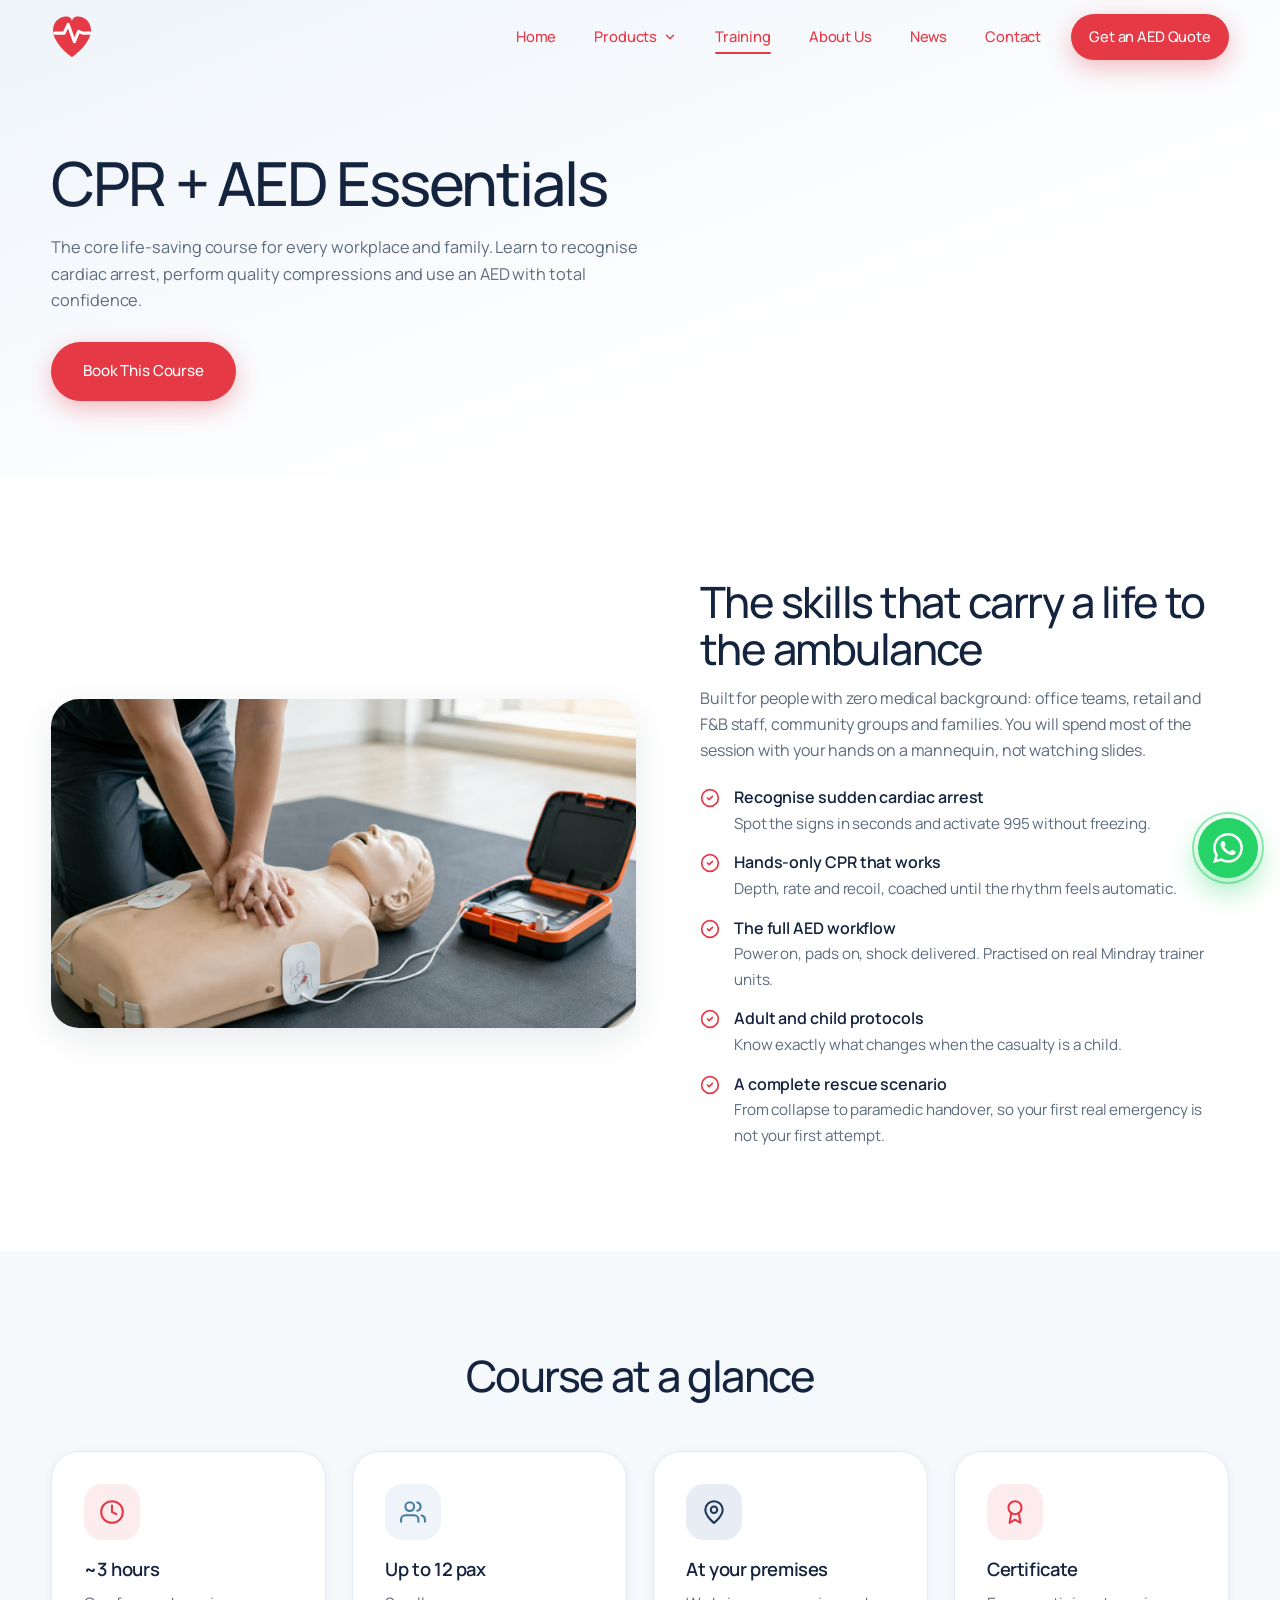
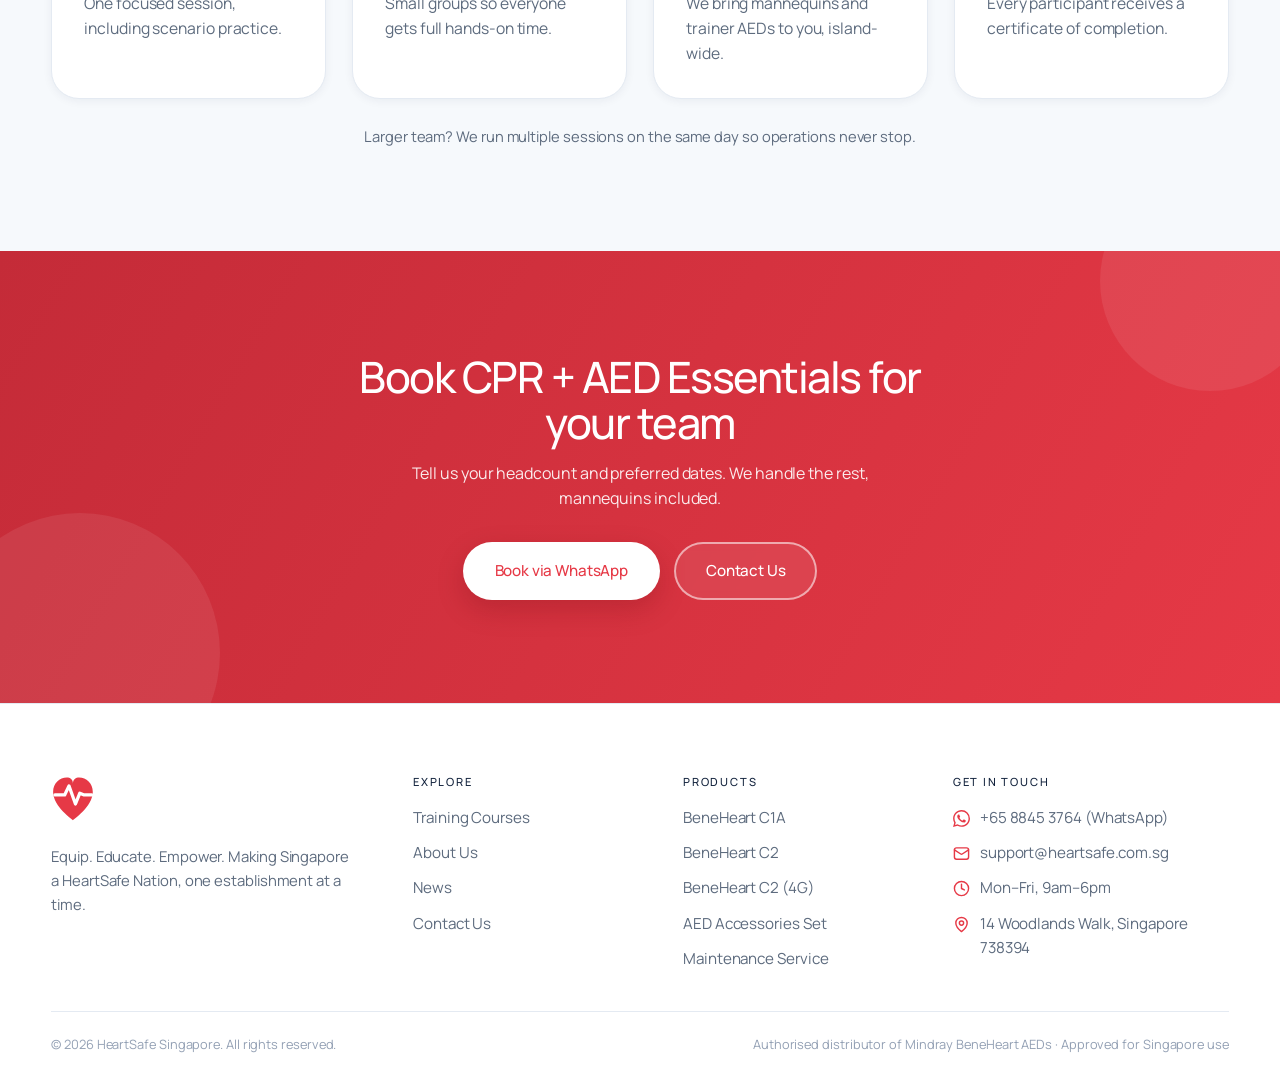
<file: training-cpr-aed.html>
<!DOCTYPE html>
<html lang="en">
<head>
<meta charset="UTF-8">
<meta name="viewport" content="width=device-width, initial-scale=1.0">
<title>CPR + AED Essentials Course in Singapore | HeartSafe</title>
<meta name="description" content="A hands-on 3-hour CPR and AED course for Singapore workplaces and families. Small groups, real scenario practice and a certificate of completion. Run onsite, island-wide.">
<link rel="canonical" href="https://www.heartsafe.com.sg/training-cpr-aed.html">
<meta property="og:type" content="website">
<meta property="og:title" content="CPR + AED Essentials Course in Singapore | HeartSafe">
<meta property="og:description" content="A hands-on 3-hour CPR and AED course for Singapore workplaces and families. Small groups, real scenario practice and a certificate of completion. Run onsite, island-wide.">
<meta property="og:url" content="https://www.heartsafe.com.sg/training-cpr-aed.html">
<meta property="og:image" content="https://www.heartsafe.com.sg/assets/img/hero-poster.jpg">
<link rel="icon" type="image/svg+xml" href="favicon.svg">
<link rel="preconnect" href="https://fonts.googleapis.com">
<link rel="preconnect" href="https://fonts.gstatic.com" crossorigin>
<link href="https://fonts.googleapis.com/css2?family=Manrope:wght@400;500;600;700&family=Plus+Jakarta+Sans:wght@500;800&display=swap" rel="stylesheet">
<link rel="stylesheet" href="assets/css/style.css?v=ad229c6e">
</head>
<body>
<header class="nav">
  <div class="container nav__inner">
    <a href="index.html" class="nav__logo" aria-label="HeartSafe Singapore, home">
      <svg class="logo-mark" viewBox="88 90 96 102" width="42" height="44" xmlns="http://www.w3.org/2000/svg" role="img" aria-label="HeartSafe Singapore"><path class="heart-fill" d="M136 188C136 188 92 157.6 92 125.6C92 106.4 106.4 93.6 122.4 93.6C129.6 93.6 136 97.6 136 106.4C136 97.6 142.4 93.6 149.6 93.6C165.6 93.6 180 106.4 180 125.6C180 157.6 136 188 136 188Z" fill="#E63946"/><path class="heart-line" transform="matrix(.8,0,0,.8,68,68)" stroke-width="9" stroke-linecap="round" stroke-linejoin="round" fill="none" stroke="#FFFFFF" d="M35 80H62L74 55 92 105 104 75 116 80H137"/></svg>
    </a>
    <nav class="nav__links" aria-label="Main navigation">
      <a href="index.html">Home</a>
      <div class="nav__drop">
        <a href="products.html">Products <svg width="14" height="14" viewBox="0 0 24 24" fill="none" stroke="currentColor" stroke-width="2.4" stroke-linecap="round" stroke-linejoin="round"><path d="m6 9 6 6 6-6"/></svg></a>
        <div class="nav__dropmenu">
          <a href="product-c1a.html">BeneHeart C1A</a>
          <a href="product-c2.html">BeneHeart C2</a>
          <a href="product-c2-4g.html">BeneHeart C2 (4G)</a>
          <a href="product-accessories.html">AED Accessories Set</a>
          <hr>
          <a href="products.html#maintenance">Maintenance Service</a>
        </div>
      </div>
      <a href="training.html" class="active">Training</a>
      <a href="about.html">About Us</a>
      <a href="news.html">News</a>
      <a href="contact.html">Contact</a>
      <a href="contact.html" class="btn btn--primary btn--sm nav__cta">Get an AED Quote</a>
    </nav>
    <button class="nav__burger" aria-label="Toggle menu"><span></span><span></span><span></span></button>
  </div>
</header>

<section class="page-hero">
  <div class="container">
    <h1>CPR + AED Essentials</h1>
    <p class="lead">The core life-saving course for every workplace and family. Learn to recognise cardiac arrest, perform quality compressions and use an AED with total confidence.</p>
    <a href="https://wa.me/6588453764?text=Hello%20HeartSafe!%20I%27d%20like%20to%20book%20a%20training%20session." target="_blank" rel="noopener" class="btn btn--primary">Book This Course</a>
  </div>
</section>

<section class="section">
  <div class="container split">
    <figure class="reveal">
      <img src="assets/img/course-cpr-aed.jpg" alt="CPR compressions practised on a mannequin with an AED trainer beside">
    </figure>
    <div class="reveal reveal-d1">
      <h2>The skills that carry a life to the ambulance</h2>
      <p style="margin-top:14px">Built for people with zero medical background: office teams, retail and F&amp;B staff, community groups and families. You will spend most of the session with your hands on a mannequin, not watching slides.</p>
      <ul class="checklist">
        <li><svg width="20" height="20" viewBox="0 0 24 24" fill="none" stroke="currentColor" stroke-width="2" stroke-linecap="round" stroke-linejoin="round"><circle cx="12" cy="12" r="10"/><path d="m9 12 2 2 4-4"/></svg><div><b>Recognise sudden cardiac arrest</b><span>Spot the signs in seconds and activate 995 without freezing.</span></div></li>
<li><svg width="20" height="20" viewBox="0 0 24 24" fill="none" stroke="currentColor" stroke-width="2" stroke-linecap="round" stroke-linejoin="round"><circle cx="12" cy="12" r="10"/><path d="m9 12 2 2 4-4"/></svg><div><b>Hands-only CPR that works</b><span>Depth, rate and recoil, coached until the rhythm feels automatic.</span></div></li>
<li><svg width="20" height="20" viewBox="0 0 24 24" fill="none" stroke="currentColor" stroke-width="2" stroke-linecap="round" stroke-linejoin="round"><circle cx="12" cy="12" r="10"/><path d="m9 12 2 2 4-4"/></svg><div><b>The full AED workflow</b><span>Power on, pads on, shock delivered. Practised on real Mindray trainer units.</span></div></li>
<li><svg width="20" height="20" viewBox="0 0 24 24" fill="none" stroke="currentColor" stroke-width="2" stroke-linecap="round" stroke-linejoin="round"><circle cx="12" cy="12" r="10"/><path d="m9 12 2 2 4-4"/></svg><div><b>Adult and child protocols</b><span>Know exactly what changes when the casualty is a child.</span></div></li>
<li><svg width="20" height="20" viewBox="0 0 24 24" fill="none" stroke="currentColor" stroke-width="2" stroke-linecap="round" stroke-linejoin="round"><circle cx="12" cy="12" r="10"/><path d="m9 12 2 2 4-4"/></svg><div><b>A complete rescue scenario</b><span>From collapse to paramedic handover, so your first real emergency is not your first attempt.</span></div></li>
      </ul>
    </div>
  </div>
</section>

<section class="section section--alt">
  <div class="container">
    <div class="section-head center reveal">
      <h2>Course at a glance</h2>
    </div>
    <div class="grid-4c">
      <article class="card reveal"><div class="icon"><svg width="26" height="26" viewBox="0 0 24 24" fill="none" stroke="currentColor" stroke-width="1.9" stroke-linecap="round" stroke-linejoin="round"><circle cx="12" cy="12" r="10"/><path d="M12 6v6l4 2"/></svg></div><h3>~3 hours</h3><p>One focused session, including scenario practice.</p></article>
<article class="card reveal"><div class="icon icon--blue"><svg width="26" height="26" viewBox="0 0 24 24" fill="none" stroke="currentColor" stroke-width="1.9" stroke-linecap="round" stroke-linejoin="round"><path d="M17 21v-2a4 4 0 0 0-4-4H5a4 4 0 0 0-4 4v2"/><circle cx="9" cy="7" r="4"/><path d="M23 21v-2a4 4 0 0 0-3-3.87"/><path d="M16 3.13a4 4 0 0 1 0 7.75"/></svg></div><h3>Up to 12 pax</h3><p>Small groups so everyone gets full hands-on time.</p></article>
<article class="card reveal"><div class="icon icon--navy"><svg width="26" height="26" viewBox="0 0 24 24" fill="none" stroke="currentColor" stroke-width="1.9" stroke-linecap="round" stroke-linejoin="round"><path d="M20 10c0 6-8 12-8 12s-8-6-8-12a8 8 0 0 1 16 0Z"/><circle cx="12" cy="10" r="3"/></svg></div><h3>At your premises</h3><p>We bring mannequins and trainer AEDs to you, island-wide.</p></article>
<article class="card reveal"><div class="icon"><svg width="26" height="26" viewBox="0 0 24 24" fill="none" stroke="currentColor" stroke-width="1.9" stroke-linecap="round" stroke-linejoin="round"><circle cx="12" cy="8" r="6"/><path d="M15.477 12.89 17 22l-5-3-5 3 1.523-9.11"/></svg></div><h3>Certificate</h3><p>Every participant receives a certificate of completion.</p></article>
    </div>
    <p class="muted-note reveal">Larger team? We run multiple sessions on the same day so operations never stop.</p>
  </div>
</section>

<section class="cta-band reveal">
  <div class="container">
    <h2>Book CPR + AED Essentials for your team</h2>
    <p>Tell us your headcount and preferred dates. We handle the rest, mannequins included.</p>
    <div class="btn-row">
      <a href="https://wa.me/6588453764?text=Hello%20HeartSafe!%20I%27d%20like%20to%20book%20a%20training%20session." target="_blank" rel="noopener" class="btn btn--primary">Book via WhatsApp</a>
      <a href="contact.html" class="btn btn--ghost">Contact Us</a>
    </div>
  </div>
</section>
<footer>
  <div class="container">
    <div class="footer-main">
      <div>
        <a class="logo" href="index.html" aria-label="HeartSafe Singapore">
          <svg class="logo-mark" viewBox="88 90 96 102" width="42" height="44" xmlns="http://www.w3.org/2000/svg" role="img" aria-label="HeartSafe Singapore"><path class="heart-fill" d="M136 188C136 188 92 157.6 92 125.6C92 106.4 106.4 93.6 122.4 93.6C129.6 93.6 136 97.6 136 106.4C136 97.6 142.4 93.6 149.6 93.6C165.6 93.6 180 106.4 180 125.6C180 157.6 136 188 136 188Z" fill="#E63946"/><path class="heart-line" transform="matrix(.8,0,0,.8,68,68)" stroke-width="9" stroke-linecap="round" stroke-linejoin="round" fill="none" stroke="#FFFFFF" d="M35 80H62L74 55 92 105 104 75 116 80H137"/></svg>
        </a>
        <p>Equip. Educate. Empower. Making Singapore a HeartSafe Nation, one establishment at a time.</p>
      </div>
      <div>
        <h4>Explore</h4>
        <ul>
          <li><a href="training.html">Training Courses</a></li>
          <li><a href="about.html">About Us</a></li>
          <li><a href="news.html">News</a></li>
          <li><a href="contact.html">Contact Us</a></li>
        </ul>
      </div>
      <div>
        <h4>Products</h4>
        <ul>
          <li><a href="product-c1a.html">BeneHeart C1A</a></li>
          <li><a href="product-c2.html">BeneHeart C2</a></li>
          <li><a href="product-c2-4g.html">BeneHeart C2 (4G)</a></li>
          <li><a href="product-accessories.html">AED Accessories Set</a></li>
          <li><a href="products.html#maintenance">Maintenance Service</a></li>
        </ul>
      </div>
      <div>
        <h4>Get in Touch</h4>
        <ul>
          <li><svg width="17" height="17" viewBox="0 0 24 24" fill="currentColor"><path d="M17.472 14.382c-.297-.149-1.758-.867-2.03-.967-.273-.099-.471-.148-.67.15-.197.297-.767.966-.94 1.164-.173.199-.347.223-.644.075-.297-.15-1.255-.463-2.39-1.475-.883-.788-1.48-1.761-1.653-2.059-.173-.297-.018-.458.13-.606.134-.133.297-.347.446-.52.149-.174.198-.298.298-.497.099-.198.05-.371-.025-.52-.075-.149-.669-1.612-.916-2.207-.242-.579-.487-.5-.669-.51-.173-.008-.371-.01-.57-.01-.198 0-.52.074-.792.372-.272.297-1.04 1.016-1.04 2.479 0 1.462 1.065 2.875 1.213 3.074.149.198 2.096 3.2 5.077 4.487.709.306 1.262.489 1.694.625.712.227 1.36.195 1.871.118.571-.085 1.758-.719 2.006-1.413.248-.694.248-1.289.173-1.413-.074-.124-.272-.198-.57-.347m-5.421 7.403h-.004a9.87 9.87 0 0 1-5.031-1.378l-.361-.214-3.741.982.998-3.648-.235-.374a9.86 9.86 0 0 1-1.51-5.26c.001-5.45 4.436-9.884 9.888-9.884 2.64 0 5.122 1.03 6.988 2.898a9.825 9.825 0 0 1 2.893 6.994c-.003 5.45-4.437 9.884-9.885 9.884m8.413-18.297A11.815 11.815 0 0 0 12.05 0C5.495 0 .16 5.335.157 11.892c0 2.096.547 4.142 1.588 5.945L.057 24l6.305-1.654a11.882 11.882 0 0 0 5.683 1.448h.005c6.554 0 11.89-5.335 11.893-11.893a11.821 11.821 0 0 0-3.48-8.413Z"/></svg><a href="https://wa.me/6588453764" target="_blank" rel="noopener">+65 8845 3764 (WhatsApp)</a></li>
          <li><svg width="17" height="17" viewBox="0 0 24 24" fill="none" stroke="currentColor" stroke-width="2" stroke-linecap="round" stroke-linejoin="round"><rect width="20" height="16" x="2" y="4" rx="3"/><path d="m22 7-8.97 5.7a1.94 1.94 0 0 1-2.06 0L2 7"/></svg><a href="mailto:support@heartsafe.com.sg">support@heartsafe.com.sg</a></li>
          <li><svg width="17" height="17" viewBox="0 0 24 24" fill="none" stroke="currentColor" stroke-width="2" stroke-linecap="round" stroke-linejoin="round"><circle cx="12" cy="12" r="10"/><path d="M12 6v6l4 2"/></svg><span>Mon&ndash;Fri, 9am&ndash;6pm</span></li>
          <li><svg width="17" height="17" viewBox="0 0 24 24" fill="none" stroke="currentColor" stroke-width="2" stroke-linecap="round" stroke-linejoin="round"><path d="M20 10c0 6-8 12-8 12s-8-6-8-12a8 8 0 0 1 16 0Z"/><circle cx="12" cy="10" r="3"/></svg><a href="https://www.google.com/maps/search/?api=1&amp;query=14+Woodlands+Walk+Singapore+738394" target="_blank" rel="noopener">14 Woodlands Walk, Singapore 738394</a></li>
        </ul>
      </div>
    </div>
    <div class="footer-bottom">
      <span>&copy; 2026 HeartSafe Singapore. All rights reserved.</span>
      <span>Authorised distributor of Mindray BeneHeart AEDs &middot; Approved for Singapore use</span>
    </div>
  </div>
</footer>

<a class="wa-float" href="https://wa.me/6588453764?text=Hello%20HeartSafe!%20I%27d%20like%20to%20find%20out%20more." target="_blank" rel="noopener" aria-label="Chat with HeartSafe on WhatsApp">
  <svg width="30" height="30" viewBox="0 0 24 24" fill="currentColor"><path d="M17.472 14.382c-.297-.149-1.758-.867-2.03-.967-.273-.099-.471-.148-.67.15-.197.297-.767.966-.94 1.164-.173.199-.347.223-.644.075-.297-.15-1.255-.463-2.39-1.475-.883-.788-1.48-1.761-1.653-2.059-.173-.297-.018-.458.13-.606.134-.133.297-.347.446-.52.149-.174.198-.298.298-.497.099-.198.05-.371-.025-.52-.075-.149-.669-1.612-.916-2.207-.242-.579-.487-.5-.669-.51-.173-.008-.371-.01-.57-.01-.198 0-.52.074-.792.372-.272.297-1.04 1.016-1.04 2.479 0 1.462 1.065 2.875 1.213 3.074.149.198 2.096 3.2 5.077 4.487.709.306 1.262.489 1.694.625.712.227 1.36.195 1.871.118.571-.085 1.758-.719 2.006-1.413.248-.694.248-1.289.173-1.413-.074-.124-.272-.198-.57-.347m-5.421 7.403h-.004a9.87 9.87 0 0 1-5.031-1.378l-.361-.214-3.741.982.998-3.648-.235-.374a9.86 9.86 0 0 1-1.51-5.26c.001-5.45 4.436-9.884 9.888-9.884 2.64 0 5.122 1.03 6.988 2.898a9.825 9.825 0 0 1 2.893 6.994c-.003 5.45-4.437 9.884-9.885 9.884m8.413-18.297A11.815 11.815 0 0 0 12.05 0C5.495 0 .16 5.335.157 11.892c0 2.096.547 4.142 1.588 5.945L.057 24l6.305-1.654a11.882 11.882 0 0 0 5.683 1.448h.005c6.554 0 11.89-5.335 11.893-11.893a11.821 11.821 0 0 0-3.48-8.413Z"/></svg>
</a>

<script src="assets/js/main.js?v=ad229c6e"></script>
</body>
</html>
</file>
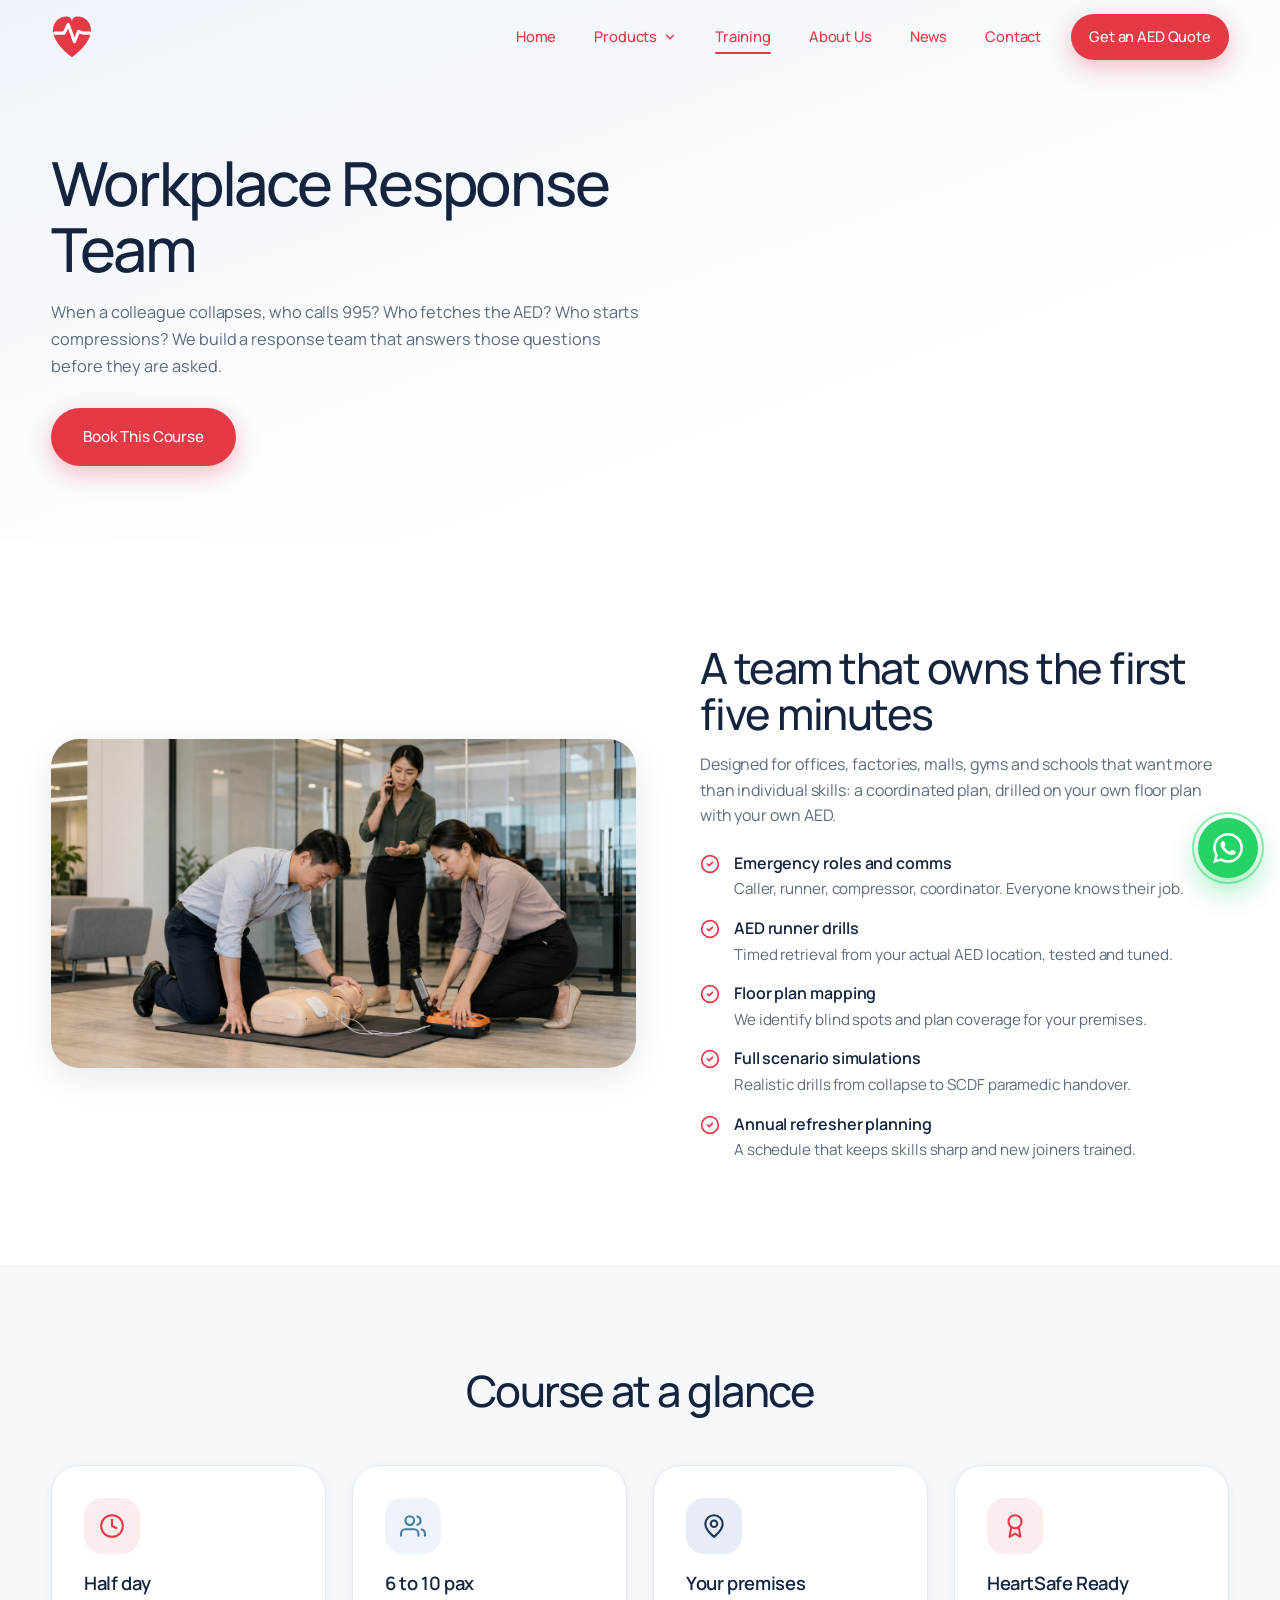
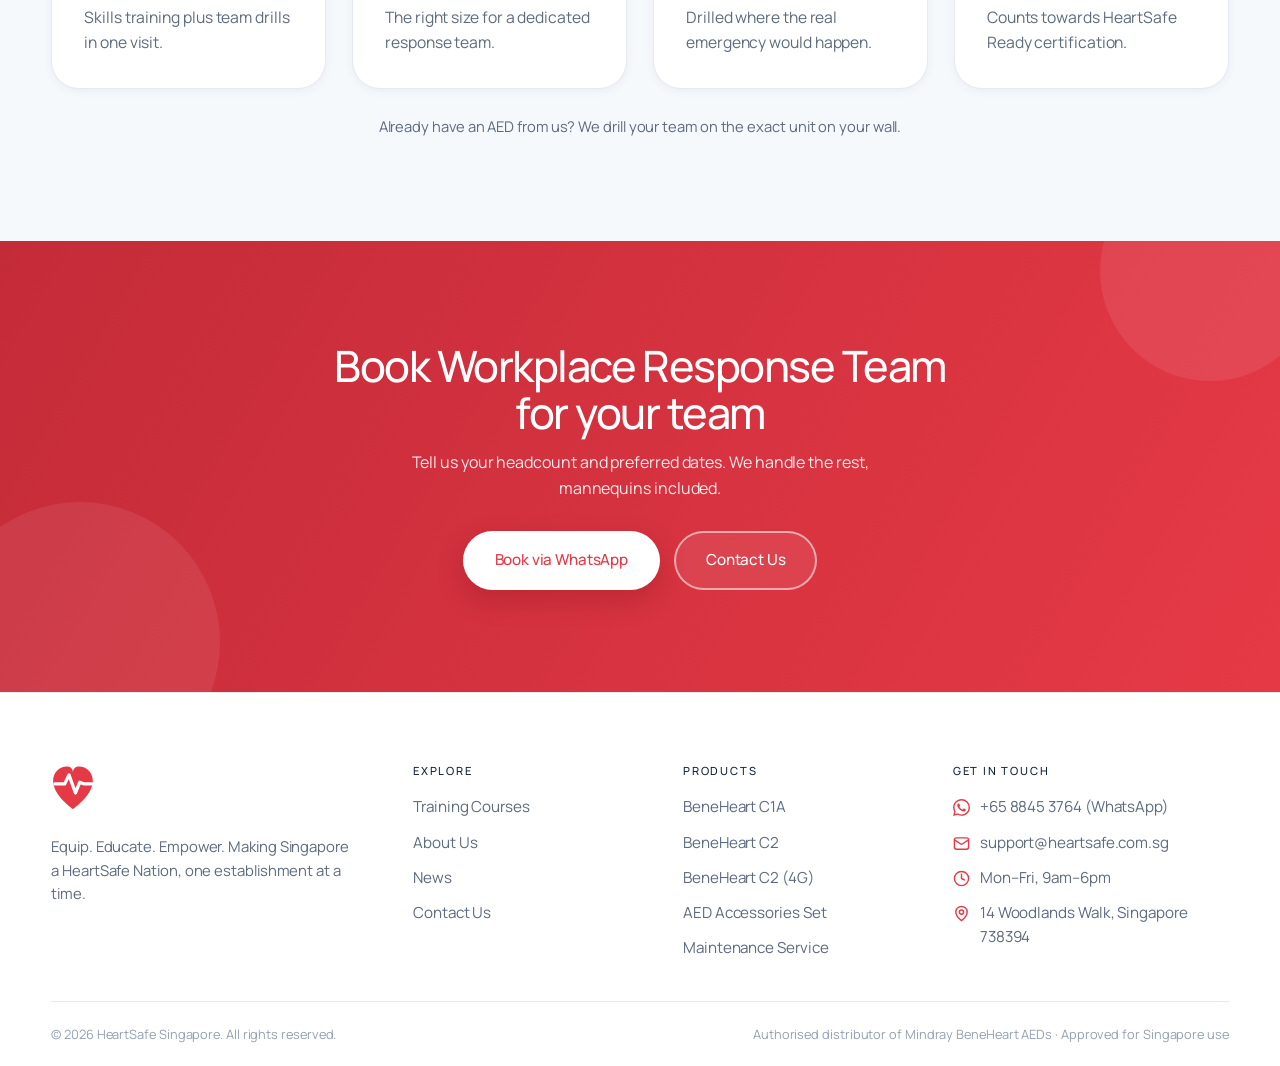
<file: training-workplace.html>
<!DOCTYPE html>
<html lang="en">
<head>
<meta charset="UTF-8">
<meta name="viewport" content="width=device-width, initial-scale=1.0">
<title>Workplace Emergency Response Team Training in Singapore | HeartSafe</title>
<meta name="description" content="Build a workplace response team that owns the first five minutes of a cardiac emergency. Roles, AED drills and scenario simulations at your own premises in Singapore.">
<link rel="canonical" href="https://www.heartsafe.com.sg/training-workplace.html">
<meta property="og:type" content="website">
<meta property="og:title" content="Workplace Emergency Response Team Training in Singapore | HeartSafe">
<meta property="og:description" content="Build a workplace response team that owns the first five minutes of a cardiac emergency. Roles, AED drills and scenario simulations at your own premises in Singapore.">
<meta property="og:url" content="https://www.heartsafe.com.sg/training-workplace.html">
<meta property="og:image" content="https://www.heartsafe.com.sg/assets/img/hero-poster.jpg">
<link rel="icon" type="image/svg+xml" href="favicon.svg">
<link rel="preconnect" href="https://fonts.googleapis.com">
<link rel="preconnect" href="https://fonts.gstatic.com" crossorigin>
<link href="https://fonts.googleapis.com/css2?family=Manrope:wght@400;500;600;700&family=Plus+Jakarta+Sans:wght@500;800&display=swap" rel="stylesheet">
<link rel="stylesheet" href="assets/css/style.css?v=ad229c6e">
</head>
<body>
<header class="nav">
  <div class="container nav__inner">
    <a href="index.html" class="nav__logo" aria-label="HeartSafe Singapore, home">
      <svg class="logo-mark" viewBox="88 90 96 102" width="42" height="44" xmlns="http://www.w3.org/2000/svg" role="img" aria-label="HeartSafe Singapore"><path class="heart-fill" d="M136 188C136 188 92 157.6 92 125.6C92 106.4 106.4 93.6 122.4 93.6C129.6 93.6 136 97.6 136 106.4C136 97.6 142.4 93.6 149.6 93.6C165.6 93.6 180 106.4 180 125.6C180 157.6 136 188 136 188Z" fill="#E63946"/><path class="heart-line" transform="matrix(.8,0,0,.8,68,68)" stroke-width="9" stroke-linecap="round" stroke-linejoin="round" fill="none" stroke="#FFFFFF" d="M35 80H62L74 55 92 105 104 75 116 80H137"/></svg>
    </a>
    <nav class="nav__links" aria-label="Main navigation">
      <a href="index.html">Home</a>
      <div class="nav__drop">
        <a href="products.html">Products <svg width="14" height="14" viewBox="0 0 24 24" fill="none" stroke="currentColor" stroke-width="2.4" stroke-linecap="round" stroke-linejoin="round"><path d="m6 9 6 6 6-6"/></svg></a>
        <div class="nav__dropmenu">
          <a href="product-c1a.html">BeneHeart C1A</a>
          <a href="product-c2.html">BeneHeart C2</a>
          <a href="product-c2-4g.html">BeneHeart C2 (4G)</a>
          <a href="product-accessories.html">AED Accessories Set</a>
          <hr>
          <a href="products.html#maintenance">Maintenance Service</a>
        </div>
      </div>
      <a href="training.html" class="active">Training</a>
      <a href="about.html">About Us</a>
      <a href="news.html">News</a>
      <a href="contact.html">Contact</a>
      <a href="contact.html" class="btn btn--primary btn--sm nav__cta">Get an AED Quote</a>
    </nav>
    <button class="nav__burger" aria-label="Toggle menu"><span></span><span></span><span></span></button>
  </div>
</header>

<section class="page-hero">
  <div class="container">
    <h1>Workplace Response Team</h1>
    <p class="lead">When a colleague collapses, who calls 995? Who fetches the AED? Who starts compressions? We build a response team that answers those questions before they are asked.</p>
    <a href="https://wa.me/6588453764?text=Hello%20HeartSafe!%20I%27d%20like%20to%20book%20a%20training%20session." target="_blank" rel="noopener" class="btn btn--primary">Book This Course</a>
  </div>
</section>

<section class="section">
  <div class="container split">
    <figure class="reveal">
      <img src="assets/img/course-workplace.jpg" alt="Workplace response team drilling CPR and AED response in their office">
    </figure>
    <div class="reveal reveal-d1">
      <h2>A team that owns the first five minutes</h2>
      <p style="margin-top:14px">Designed for offices, factories, malls, gyms and schools that want more than individual skills: a coordinated plan, drilled on your own floor plan with your own AED.</p>
      <ul class="checklist">
        <li><svg width="20" height="20" viewBox="0 0 24 24" fill="none" stroke="currentColor" stroke-width="2" stroke-linecap="round" stroke-linejoin="round"><circle cx="12" cy="12" r="10"/><path d="m9 12 2 2 4-4"/></svg><div><b>Emergency roles and comms</b><span>Caller, runner, compressor, coordinator. Everyone knows their job.</span></div></li>
<li><svg width="20" height="20" viewBox="0 0 24 24" fill="none" stroke="currentColor" stroke-width="2" stroke-linecap="round" stroke-linejoin="round"><circle cx="12" cy="12" r="10"/><path d="m9 12 2 2 4-4"/></svg><div><b>AED runner drills</b><span>Timed retrieval from your actual AED location, tested and tuned.</span></div></li>
<li><svg width="20" height="20" viewBox="0 0 24 24" fill="none" stroke="currentColor" stroke-width="2" stroke-linecap="round" stroke-linejoin="round"><circle cx="12" cy="12" r="10"/><path d="m9 12 2 2 4-4"/></svg><div><b>Floor plan mapping</b><span>We identify blind spots and plan coverage for your premises.</span></div></li>
<li><svg width="20" height="20" viewBox="0 0 24 24" fill="none" stroke="currentColor" stroke-width="2" stroke-linecap="round" stroke-linejoin="round"><circle cx="12" cy="12" r="10"/><path d="m9 12 2 2 4-4"/></svg><div><b>Full scenario simulations</b><span>Realistic drills from collapse to SCDF paramedic handover.</span></div></li>
<li><svg width="20" height="20" viewBox="0 0 24 24" fill="none" stroke="currentColor" stroke-width="2" stroke-linecap="round" stroke-linejoin="round"><circle cx="12" cy="12" r="10"/><path d="m9 12 2 2 4-4"/></svg><div><b>Annual refresher planning</b><span>A schedule that keeps skills sharp and new joiners trained.</span></div></li>
      </ul>
    </div>
  </div>
</section>

<section class="section section--alt">
  <div class="container">
    <div class="section-head center reveal">
      <h2>Course at a glance</h2>
    </div>
    <div class="grid-4c">
      <article class="card reveal"><div class="icon"><svg width="26" height="26" viewBox="0 0 24 24" fill="none" stroke="currentColor" stroke-width="1.9" stroke-linecap="round" stroke-linejoin="round"><circle cx="12" cy="12" r="10"/><path d="M12 6v6l4 2"/></svg></div><h3>Half day</h3><p>Skills training plus team drills in one visit.</p></article>
<article class="card reveal"><div class="icon icon--blue"><svg width="26" height="26" viewBox="0 0 24 24" fill="none" stroke="currentColor" stroke-width="1.9" stroke-linecap="round" stroke-linejoin="round"><path d="M17 21v-2a4 4 0 0 0-4-4H5a4 4 0 0 0-4 4v2"/><circle cx="9" cy="7" r="4"/><path d="M23 21v-2a4 4 0 0 0-3-3.87"/><path d="M16 3.13a4 4 0 0 1 0 7.75"/></svg></div><h3>6 to 10 pax</h3><p>The right size for a dedicated response team.</p></article>
<article class="card reveal"><div class="icon icon--navy"><svg width="26" height="26" viewBox="0 0 24 24" fill="none" stroke="currentColor" stroke-width="1.9" stroke-linecap="round" stroke-linejoin="round"><path d="M20 10c0 6-8 12-8 12s-8-6-8-12a8 8 0 0 1 16 0Z"/><circle cx="12" cy="10" r="3"/></svg></div><h3>Your premises</h3><p>Drilled where the real emergency would happen.</p></article>
<article class="card reveal"><div class="icon"><svg width="26" height="26" viewBox="0 0 24 24" fill="none" stroke="currentColor" stroke-width="1.9" stroke-linecap="round" stroke-linejoin="round"><circle cx="12" cy="8" r="6"/><path d="M15.477 12.89 17 22l-5-3-5 3 1.523-9.11"/></svg></div><h3>HeartSafe Ready</h3><p>Counts towards HeartSafe Ready certification.</p></article>
    </div>
    <p class="muted-note reveal">Already have an AED from us? We drill your team on the exact unit on your wall.</p>
  </div>
</section>

<section class="cta-band reveal">
  <div class="container">
    <h2>Book Workplace Response Team for your team</h2>
    <p>Tell us your headcount and preferred dates. We handle the rest, mannequins included.</p>
    <div class="btn-row">
      <a href="https://wa.me/6588453764?text=Hello%20HeartSafe!%20I%27d%20like%20to%20book%20a%20training%20session." target="_blank" rel="noopener" class="btn btn--primary">Book via WhatsApp</a>
      <a href="contact.html" class="btn btn--ghost">Contact Us</a>
    </div>
  </div>
</section>
<footer>
  <div class="container">
    <div class="footer-main">
      <div>
        <a class="logo" href="index.html" aria-label="HeartSafe Singapore">
          <svg class="logo-mark" viewBox="88 90 96 102" width="42" height="44" xmlns="http://www.w3.org/2000/svg" role="img" aria-label="HeartSafe Singapore"><path class="heart-fill" d="M136 188C136 188 92 157.6 92 125.6C92 106.4 106.4 93.6 122.4 93.6C129.6 93.6 136 97.6 136 106.4C136 97.6 142.4 93.6 149.6 93.6C165.6 93.6 180 106.4 180 125.6C180 157.6 136 188 136 188Z" fill="#E63946"/><path class="heart-line" transform="matrix(.8,0,0,.8,68,68)" stroke-width="9" stroke-linecap="round" stroke-linejoin="round" fill="none" stroke="#FFFFFF" d="M35 80H62L74 55 92 105 104 75 116 80H137"/></svg>
        </a>
        <p>Equip. Educate. Empower. Making Singapore a HeartSafe Nation, one establishment at a time.</p>
      </div>
      <div>
        <h4>Explore</h4>
        <ul>
          <li><a href="training.html">Training Courses</a></li>
          <li><a href="about.html">About Us</a></li>
          <li><a href="news.html">News</a></li>
          <li><a href="contact.html">Contact Us</a></li>
        </ul>
      </div>
      <div>
        <h4>Products</h4>
        <ul>
          <li><a href="product-c1a.html">BeneHeart C1A</a></li>
          <li><a href="product-c2.html">BeneHeart C2</a></li>
          <li><a href="product-c2-4g.html">BeneHeart C2 (4G)</a></li>
          <li><a href="product-accessories.html">AED Accessories Set</a></li>
          <li><a href="products.html#maintenance">Maintenance Service</a></li>
        </ul>
      </div>
      <div>
        <h4>Get in Touch</h4>
        <ul>
          <li><svg width="17" height="17" viewBox="0 0 24 24" fill="currentColor"><path d="M17.472 14.382c-.297-.149-1.758-.867-2.03-.967-.273-.099-.471-.148-.67.15-.197.297-.767.966-.94 1.164-.173.199-.347.223-.644.075-.297-.15-1.255-.463-2.39-1.475-.883-.788-1.48-1.761-1.653-2.059-.173-.297-.018-.458.13-.606.134-.133.297-.347.446-.52.149-.174.198-.298.298-.497.099-.198.05-.371-.025-.52-.075-.149-.669-1.612-.916-2.207-.242-.579-.487-.5-.669-.51-.173-.008-.371-.01-.57-.01-.198 0-.52.074-.792.372-.272.297-1.04 1.016-1.04 2.479 0 1.462 1.065 2.875 1.213 3.074.149.198 2.096 3.2 5.077 4.487.709.306 1.262.489 1.694.625.712.227 1.36.195 1.871.118.571-.085 1.758-.719 2.006-1.413.248-.694.248-1.289.173-1.413-.074-.124-.272-.198-.57-.347m-5.421 7.403h-.004a9.87 9.87 0 0 1-5.031-1.378l-.361-.214-3.741.982.998-3.648-.235-.374a9.86 9.86 0 0 1-1.51-5.26c.001-5.45 4.436-9.884 9.888-9.884 2.64 0 5.122 1.03 6.988 2.898a9.825 9.825 0 0 1 2.893 6.994c-.003 5.45-4.437 9.884-9.885 9.884m8.413-18.297A11.815 11.815 0 0 0 12.05 0C5.495 0 .16 5.335.157 11.892c0 2.096.547 4.142 1.588 5.945L.057 24l6.305-1.654a11.882 11.882 0 0 0 5.683 1.448h.005c6.554 0 11.89-5.335 11.893-11.893a11.821 11.821 0 0 0-3.48-8.413Z"/></svg><a href="https://wa.me/6588453764" target="_blank" rel="noopener">+65 8845 3764 (WhatsApp)</a></li>
          <li><svg width="17" height="17" viewBox="0 0 24 24" fill="none" stroke="currentColor" stroke-width="2" stroke-linecap="round" stroke-linejoin="round"><rect width="20" height="16" x="2" y="4" rx="3"/><path d="m22 7-8.97 5.7a1.94 1.94 0 0 1-2.06 0L2 7"/></svg><a href="mailto:support@heartsafe.com.sg">support@heartsafe.com.sg</a></li>
          <li><svg width="17" height="17" viewBox="0 0 24 24" fill="none" stroke="currentColor" stroke-width="2" stroke-linecap="round" stroke-linejoin="round"><circle cx="12" cy="12" r="10"/><path d="M12 6v6l4 2"/></svg><span>Mon&ndash;Fri, 9am&ndash;6pm</span></li>
          <li><svg width="17" height="17" viewBox="0 0 24 24" fill="none" stroke="currentColor" stroke-width="2" stroke-linecap="round" stroke-linejoin="round"><path d="M20 10c0 6-8 12-8 12s-8-6-8-12a8 8 0 0 1 16 0Z"/><circle cx="12" cy="10" r="3"/></svg><a href="https://www.google.com/maps/search/?api=1&amp;query=14+Woodlands+Walk+Singapore+738394" target="_blank" rel="noopener">14 Woodlands Walk, Singapore 738394</a></li>
        </ul>
      </div>
    </div>
    <div class="footer-bottom">
      <span>&copy; 2026 HeartSafe Singapore. All rights reserved.</span>
      <span>Authorised distributor of Mindray BeneHeart AEDs &middot; Approved for Singapore use</span>
    </div>
  </div>
</footer>

<a class="wa-float" href="https://wa.me/6588453764?text=Hello%20HeartSafe!%20I%27d%20like%20to%20find%20out%20more." target="_blank" rel="noopener" aria-label="Chat with HeartSafe on WhatsApp">
  <svg width="30" height="30" viewBox="0 0 24 24" fill="currentColor"><path d="M17.472 14.382c-.297-.149-1.758-.867-2.03-.967-.273-.099-.471-.148-.67.15-.197.297-.767.966-.94 1.164-.173.199-.347.223-.644.075-.297-.15-1.255-.463-2.39-1.475-.883-.788-1.48-1.761-1.653-2.059-.173-.297-.018-.458.13-.606.134-.133.297-.347.446-.52.149-.174.198-.298.298-.497.099-.198.05-.371-.025-.52-.075-.149-.669-1.612-.916-2.207-.242-.579-.487-.5-.669-.51-.173-.008-.371-.01-.57-.01-.198 0-.52.074-.792.372-.272.297-1.04 1.016-1.04 2.479 0 1.462 1.065 2.875 1.213 3.074.149.198 2.096 3.2 5.077 4.487.709.306 1.262.489 1.694.625.712.227 1.36.195 1.871.118.571-.085 1.758-.719 2.006-1.413.248-.694.248-1.289.173-1.413-.074-.124-.272-.198-.57-.347m-5.421 7.403h-.004a9.87 9.87 0 0 1-5.031-1.378l-.361-.214-3.741.982.998-3.648-.235-.374a9.86 9.86 0 0 1-1.51-5.26c.001-5.45 4.436-9.884 9.888-9.884 2.64 0 5.122 1.03 6.988 2.898a9.825 9.825 0 0 1 2.893 6.994c-.003 5.45-4.437 9.884-9.885 9.884m8.413-18.297A11.815 11.815 0 0 0 12.05 0C5.495 0 .16 5.335.157 11.892c0 2.096.547 4.142 1.588 5.945L.057 24l6.305-1.654a11.882 11.882 0 0 0 5.683 1.448h.005c6.554 0 11.89-5.335 11.893-11.893a11.821 11.821 0 0 0-3.48-8.413Z"/></svg>
</a>

<script src="assets/js/main.js?v=ad229c6e"></script>
</body>
</html>
</file>
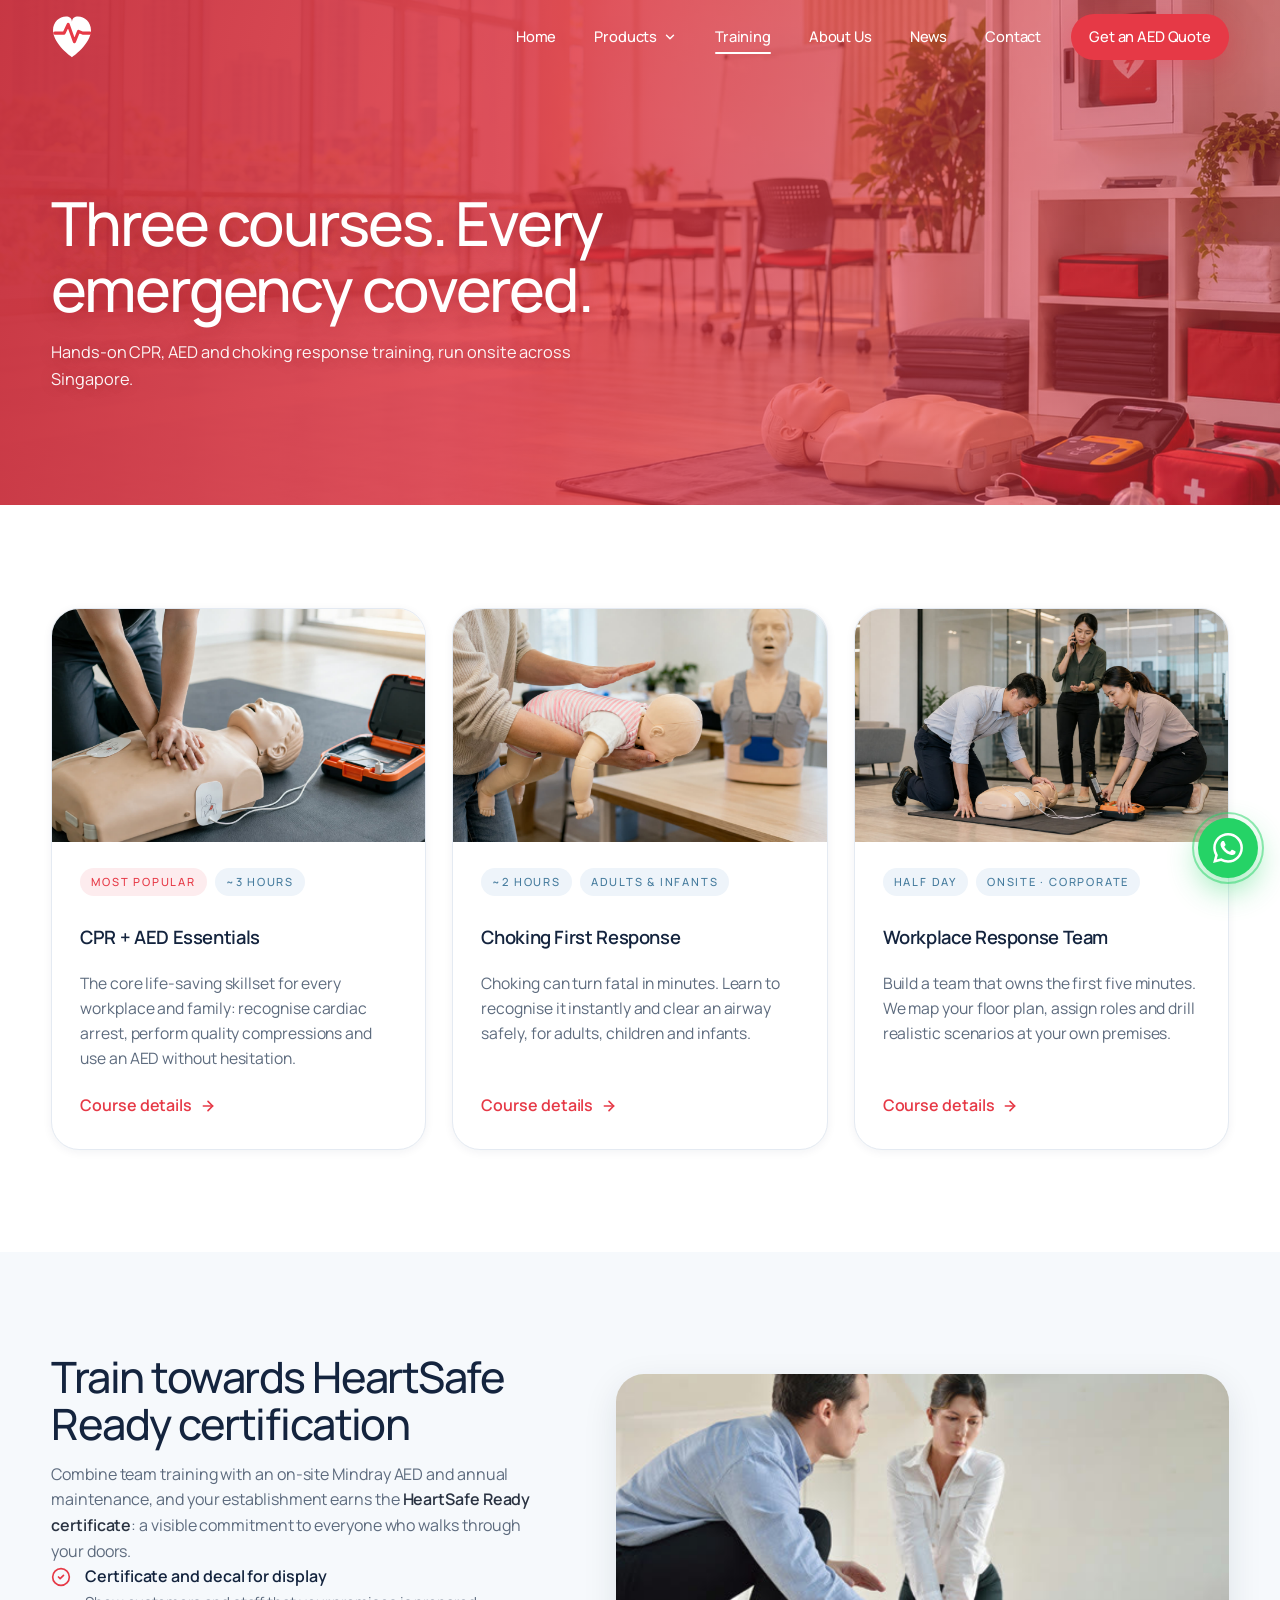
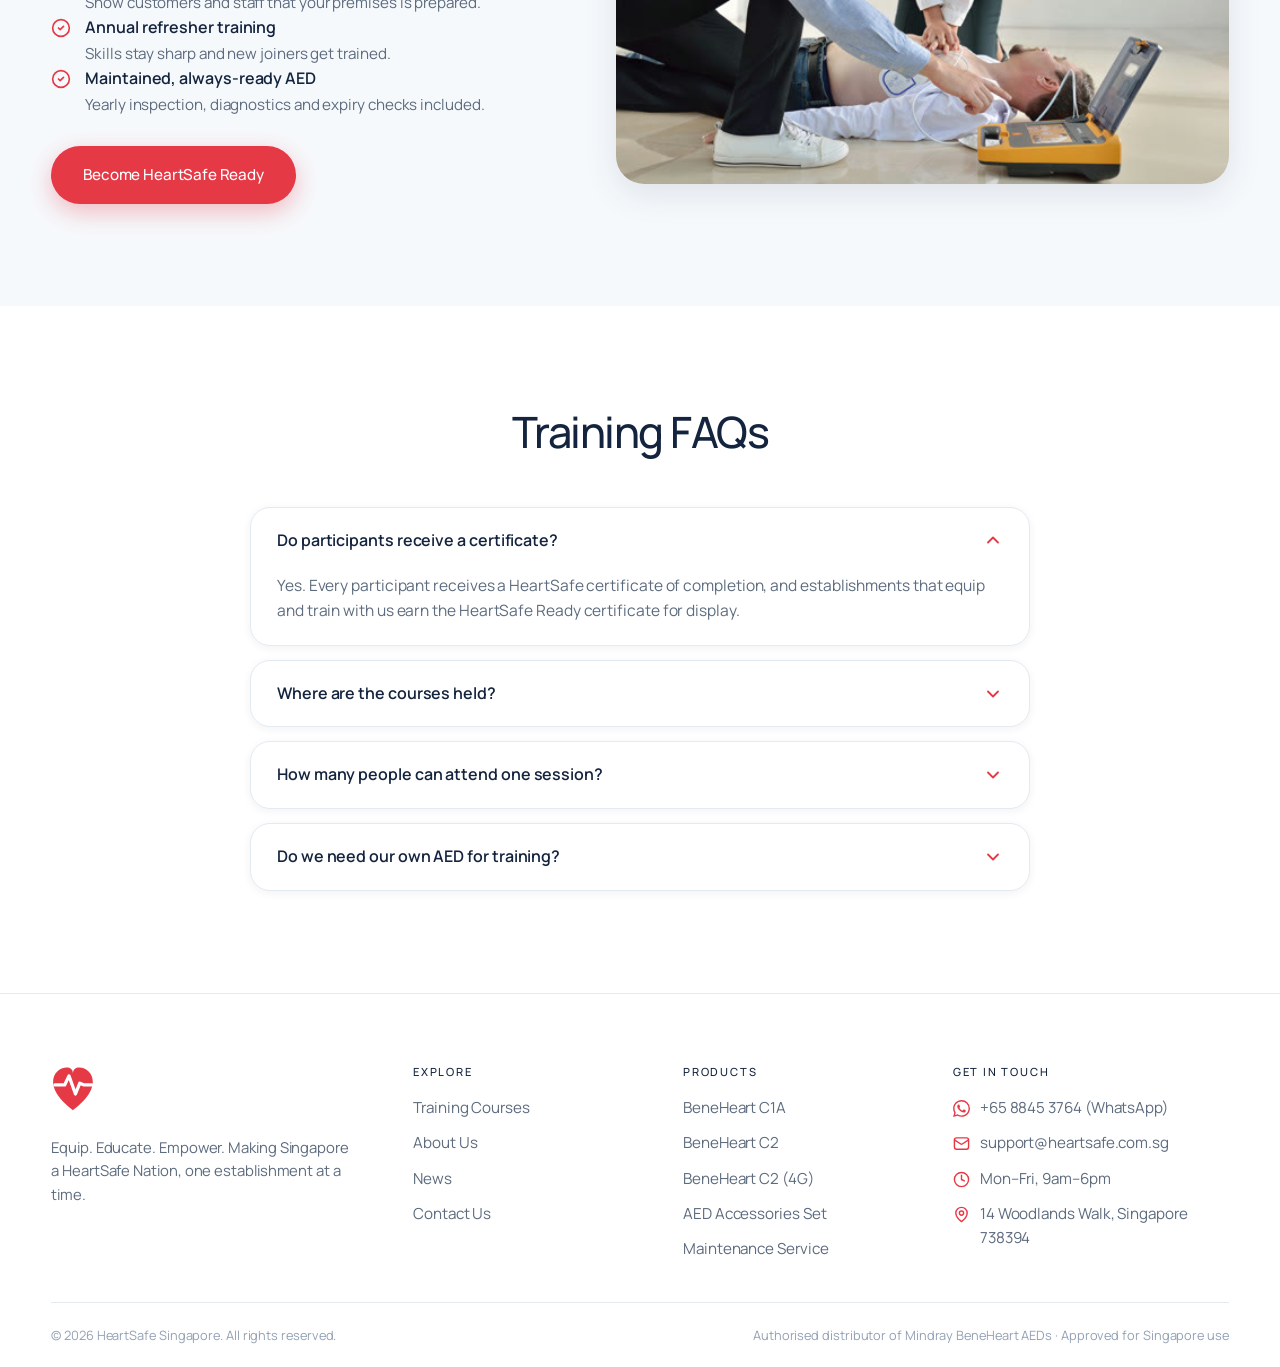
<file: training.html>
<!DOCTYPE html>
<html lang="en">
<head>
<meta charset="UTF-8">
<meta name="viewport" content="width=device-width, initial-scale=1.0">
<title>CPR, AED & Choking Response Training in Singapore | HeartSafe</title>
<meta name="description" content="Hands-on CPR, AED and choking first response training for Singapore workplaces, schools and communities. Onsite courses, response team drills and HeartSafe Ready certification.">
<link rel="canonical" href="https://www.heartsafe.com.sg/training.html">
<meta property="og:type" content="website">
<meta property="og:title" content="CPR, AED & Choking Response Training in Singapore | HeartSafe">
<meta property="og:description" content="Hands-on CPR, AED and choking first response training for Singapore workplaces, schools and communities. Onsite courses, response team drills and HeartSafe Ready certification.">
<meta property="og:url" content="https://www.heartsafe.com.sg/training.html">
<meta property="og:image" content="https://www.heartsafe.com.sg/assets/img/hero-poster.jpg">
<link rel="icon" type="image/svg+xml" href="favicon.svg">
<link rel="preconnect" href="https://fonts.googleapis.com">
<link rel="preconnect" href="https://fonts.gstatic.com" crossorigin>
<link href="https://fonts.googleapis.com/css2?family=Manrope:wght@400;500;600;700&family=Plus+Jakarta+Sans:wght@500;800&display=swap" rel="stylesheet">
<link rel="stylesheet" href="assets/css/style.css?v=ad229c6e">
<script type="application/ld+json">
{
  "@context": "https://schema.org",
  "@type": "FAQPage",
  "mainEntity": [
    {
      "@type": "Question",
      "name": "Do participants receive a certificate?",
      "acceptedAnswer": { "@type": "Answer", "text": "Yes. Every participant receives a HeartSafe certificate of completion, and establishments that equip and train with us earn the HeartSafe Ready certificate for display." }
    },
    {
      "@type": "Question",
      "name": "Where are the courses held?",
      "acceptedAnswer": { "@type": "Answer", "text": "We come to you. Courses run onsite at your workplace, school or community space, anywhere in Singapore." }
    },
    {
      "@type": "Question",
      "name": "How many people can attend one session?",
      "acceptedAnswer": { "@type": "Answer", "text": "We keep groups small so everyone gets hands-on mannequin and AED practice. For larger teams we run multiple sessions on the same day." }
    },
    {
      "@type": "Question",
      "name": "Do we need our own AED for training?",
      "acceptedAnswer": { "@type": "Answer", "text": "No. We bring training mannequins and AED trainer units. If your premises has a Mindray AED from us, we train your team on the exact model on your wall." }
    }
  ]
}
</script>
</head>
<body>
<header class="nav nav--onhero">
  <div class="container nav__inner">
    <a href="index.html" class="nav__logo" aria-label="HeartSafe Singapore, home">
      <svg class="logo-mark" viewBox="88 90 96 102" width="42" height="44" xmlns="http://www.w3.org/2000/svg" role="img" aria-label="HeartSafe Singapore"><path class="heart-fill" d="M136 188C136 188 92 157.6 92 125.6C92 106.4 106.4 93.6 122.4 93.6C129.6 93.6 136 97.6 136 106.4C136 97.6 142.4 93.6 149.6 93.6C165.6 93.6 180 106.4 180 125.6C180 157.6 136 188 136 188Z" fill="#E63946"/><path class="heart-line" transform="matrix(.8,0,0,.8,68,68)" stroke-width="9" stroke-linecap="round" stroke-linejoin="round" fill="none" stroke="#FFFFFF" d="M35 80H62L74 55 92 105 104 75 116 80H137"/></svg>
    </a>
    <nav class="nav__links" aria-label="Main navigation">
      <a href="index.html">Home</a>
      <div class="nav__drop">
        <a href="products.html">Products <svg width="14" height="14" viewBox="0 0 24 24" fill="none" stroke="currentColor" stroke-width="2.4" stroke-linecap="round" stroke-linejoin="round"><path d="m6 9 6 6 6-6"/></svg></a>
        <div class="nav__dropmenu">
          <a href="product-c1a.html">BeneHeart C1A</a>
          <a href="product-c2.html">BeneHeart C2</a>
          <a href="product-c2-4g.html">BeneHeart C2 (4G)</a>
          <a href="product-accessories.html">AED Accessories Set</a>
          <hr>
          <a href="products.html#maintenance">Maintenance Service</a>
        </div>
      </div>
      <a href="training.html" class="active">Training</a>
      <a href="about.html">About Us</a>
      <a href="news.html">News</a>
      <a href="contact.html">Contact</a>
      <a href="contact.html" class="btn btn--primary btn--sm nav__cta">Get an AED Quote</a>
    </nav>
    <button class="nav__burger" aria-label="Toggle menu"><span></span><span></span><span></span></button>
  </div>
</header>

<section class="page-hero page-hero--photo page-hero--training">
  <div class="container">
    <h1>Three courses. Every emergency covered.</h1>
    <p class="lead">Hands-on CPR, AED and choking response training, run onsite across Singapore.</p>
  </div>
</section>

<section class="section">
  <div class="container">
    <div class="grid-3">
      <article class="course-card card reveal">
        <figure><img src="assets/img/course-cpr-aed.jpg" alt="CPR and AED Essentials course, chest compressions on a mannequin with an AED trainer beside" loading="lazy"></figure>
        <div class="body">
          <div class="tags reveal"><span class="tag tag--red">Most Popular</span><span class="tag">~3 Hours</span></div>
          <h3>CPR + AED Essentials</h3>
          <p>The core life-saving skillset for every workplace and family: recognise cardiac arrest, perform quality compressions and use an AED without hesitation.</p>
          <a class="link reveal" href="training-cpr-aed.html">Course details
            <svg width="16" height="16" viewBox="0 0 24 24" fill="none" stroke="currentColor" stroke-width="2.4" stroke-linecap="round" stroke-linejoin="round"><path d="M5 12h14"/><path d="m12 5 7 7-7 7"/></svg>
          </a>
        </div>
      </article>
      <article class="course-card card reveal reveal-d1">
        <figure><img src="assets/img/course-choking.jpg" alt="Choking first response training, infant back blows practised on a manikin" loading="lazy"></figure>
        <div class="body">
          <div class="tags reveal"><span class="tag">~2 Hours</span><span class="tag">Adults &amp; Infants</span></div>
          <h3>Choking First Response</h3>
          <p>Choking can turn fatal in minutes. Learn to recognise it instantly and clear an airway safely, for adults, children and infants.</p>
          <a class="link reveal" href="training-choking.html">Course details
            <svg width="16" height="16" viewBox="0 0 24 24" fill="none" stroke="currentColor" stroke-width="2.4" stroke-linecap="round" stroke-linejoin="round"><path d="M5 12h14"/><path d="m12 5 7 7-7 7"/></svg>
          </a>
        </div>
      </article>
      <article class="course-card card reveal reveal-d2">
        <figure><img src="assets/img/course-workplace.jpg" alt="Workplace response team practising CPR and AED use together in an office" loading="lazy"></figure>
        <div class="body">
          <div class="tags reveal"><span class="tag">Half Day</span><span class="tag">Onsite &middot; Corporate</span></div>
          <h3>Workplace Response Team</h3>
          <p>Build a team that owns the first five minutes. We map your floor plan, assign roles and drill realistic scenarios at your own premises.</p>
          <a class="link reveal" href="training-workplace.html">Course details
            <svg width="16" height="16" viewBox="0 0 24 24" fill="none" stroke="currentColor" stroke-width="2.4" stroke-linecap="round" stroke-linejoin="round"><path d="M5 12h14"/><path d="m12 5 7 7-7 7"/></svg>
          </a>
        </div>
      </article>
    </div>
  </div>
</section>

<section class="section section--alt">
  <div class="container cert-wrap">
    <div class="reveal">
      <h2>Train towards HeartSafe Ready certification</h2>
      <p style="margin-top:14px">Combine team training with an on-site Mindray AED and annual maintenance, and your establishment earns the <strong>HeartSafe Ready certificate</strong>: a visible commitment to everyone who walks through your doors.</p>
      <ul class="checklist">
        <li>
          <svg width="20" height="20" viewBox="0 0 24 24" fill="none" stroke="currentColor" stroke-width="2" stroke-linecap="round" stroke-linejoin="round"><circle cx="12" cy="12" r="10"/><path d="m9 12 2 2 4-4"/></svg>
          <div><b>Certificate and decal for display</b><span>Show customers and staff that your premises is prepared.</span></div>
        </li>
        <li>
          <svg width="20" height="20" viewBox="0 0 24 24" fill="none" stroke="currentColor" stroke-width="2" stroke-linecap="round" stroke-linejoin="round"><circle cx="12" cy="12" r="10"/><path d="m9 12 2 2 4-4"/></svg>
          <div><b>Annual refresher training</b><span>Skills stay sharp and new joiners get trained.</span></div>
        </li>
        <li>
          <svg width="20" height="20" viewBox="0 0 24 24" fill="none" stroke="currentColor" stroke-width="2" stroke-linecap="round" stroke-linejoin="round"><circle cx="12" cy="12" r="10"/><path d="m9 12 2 2 4-4"/></svg>
          <div><b>Maintained, always-ready AED</b><span>Yearly inspection, diagnostics and expiry checks included.</span></div>
        </li>
      </ul>
      <a href="contact.html" class="btn btn--primary" style="margin-top:28px">Become HeartSafe Ready</a>
    </div>
    <figure class="reveal reveal-d1" style="border-radius:var(--r-lg);overflow:hidden;box-shadow:var(--shadow-md)">
      <img src="assets/img/rescue-cpr.jpg" alt="Trained responders performing CPR with an AED ready" style="width:100%;object-fit:cover">
    </figure>
  </div>
</section>

<section class="section">
  <div class="container">
    <div class="section-head center reveal">
      <h2>Training FAQs</h2>
    </div>
    <div class="faq reveal">
      <details open>
        <summary>Do participants receive a certificate?
          <svg class="chev" width="20" height="20" viewBox="0 0 24 24" fill="none" stroke="currentColor" stroke-width="2.2" stroke-linecap="round" stroke-linejoin="round"><path d="m6 9 6 6 6-6"/></svg>
        </summary>
        <div class="answer">Yes. Every participant receives a HeartSafe certificate of completion, and establishments that equip and train with us earn the HeartSafe Ready certificate for display.</div>
      </details>
      <details>
        <summary>Where are the courses held?
          <svg class="chev" width="20" height="20" viewBox="0 0 24 24" fill="none" stroke="currentColor" stroke-width="2.2" stroke-linecap="round" stroke-linejoin="round"><path d="m6 9 6 6 6-6"/></svg>
        </summary>
        <div class="answer">We come to you. Courses run onsite at your workplace, school or community space, anywhere in Singapore.</div>
      </details>
      <details>
        <summary>How many people can attend one session?
          <svg class="chev" width="20" height="20" viewBox="0 0 24 24" fill="none" stroke="currentColor" stroke-width="2.2" stroke-linecap="round" stroke-linejoin="round"><path d="m6 9 6 6 6-6"/></svg>
        </summary>
        <div class="answer">We keep groups small so everyone gets hands-on mannequin and AED practice. For larger teams we run multiple sessions on the same day.</div>
      </details>
      <details>
        <summary>Do we need our own AED for training?
          <svg class="chev" width="20" height="20" viewBox="0 0 24 24" fill="none" stroke="currentColor" stroke-width="2.2" stroke-linecap="round" stroke-linejoin="round"><path d="m6 9 6 6 6-6"/></svg>
        </summary>
        <div class="answer">No. We bring training mannequins and AED trainer units. If your premises has a Mindray AED from us, we train your team on the exact model on your wall.</div>
      </details>
    </div>
  </div>
</section>
<footer>
  <div class="container">
    <div class="footer-main">
      <div>
        <a class="logo" href="index.html" aria-label="HeartSafe Singapore">
          <svg class="logo-mark" viewBox="88 90 96 102" width="42" height="44" xmlns="http://www.w3.org/2000/svg" role="img" aria-label="HeartSafe Singapore"><path class="heart-fill" d="M136 188C136 188 92 157.6 92 125.6C92 106.4 106.4 93.6 122.4 93.6C129.6 93.6 136 97.6 136 106.4C136 97.6 142.4 93.6 149.6 93.6C165.6 93.6 180 106.4 180 125.6C180 157.6 136 188 136 188Z" fill="#E63946"/><path class="heart-line" transform="matrix(.8,0,0,.8,68,68)" stroke-width="9" stroke-linecap="round" stroke-linejoin="round" fill="none" stroke="#FFFFFF" d="M35 80H62L74 55 92 105 104 75 116 80H137"/></svg>
        </a>
        <p>Equip. Educate. Empower. Making Singapore a HeartSafe Nation, one establishment at a time.</p>
      </div>
      <div>
        <h4>Explore</h4>
        <ul>
          <li><a href="training.html">Training Courses</a></li>
          <li><a href="about.html">About Us</a></li>
          <li><a href="news.html">News</a></li>
          <li><a href="contact.html">Contact Us</a></li>
        </ul>
      </div>
      <div>
        <h4>Products</h4>
        <ul>
          <li><a href="product-c1a.html">BeneHeart C1A</a></li>
          <li><a href="product-c2.html">BeneHeart C2</a></li>
          <li><a href="product-c2-4g.html">BeneHeart C2 (4G)</a></li>
          <li><a href="product-accessories.html">AED Accessories Set</a></li>
          <li><a href="products.html#maintenance">Maintenance Service</a></li>
        </ul>
      </div>
      <div>
        <h4>Get in Touch</h4>
        <ul>
          <li><svg width="17" height="17" viewBox="0 0 24 24" fill="currentColor"><path d="M17.472 14.382c-.297-.149-1.758-.867-2.03-.967-.273-.099-.471-.148-.67.15-.197.297-.767.966-.94 1.164-.173.199-.347.223-.644.075-.297-.15-1.255-.463-2.39-1.475-.883-.788-1.48-1.761-1.653-2.059-.173-.297-.018-.458.13-.606.134-.133.297-.347.446-.52.149-.174.198-.298.298-.497.099-.198.05-.371-.025-.52-.075-.149-.669-1.612-.916-2.207-.242-.579-.487-.5-.669-.51-.173-.008-.371-.01-.57-.01-.198 0-.52.074-.792.372-.272.297-1.04 1.016-1.04 2.479 0 1.462 1.065 2.875 1.213 3.074.149.198 2.096 3.2 5.077 4.487.709.306 1.262.489 1.694.625.712.227 1.36.195 1.871.118.571-.085 1.758-.719 2.006-1.413.248-.694.248-1.289.173-1.413-.074-.124-.272-.198-.57-.347m-5.421 7.403h-.004a9.87 9.87 0 0 1-5.031-1.378l-.361-.214-3.741.982.998-3.648-.235-.374a9.86 9.86 0 0 1-1.51-5.26c.001-5.45 4.436-9.884 9.888-9.884 2.64 0 5.122 1.03 6.988 2.898a9.825 9.825 0 0 1 2.893 6.994c-.003 5.45-4.437 9.884-9.885 9.884m8.413-18.297A11.815 11.815 0 0 0 12.05 0C5.495 0 .16 5.335.157 11.892c0 2.096.547 4.142 1.588 5.945L.057 24l6.305-1.654a11.882 11.882 0 0 0 5.683 1.448h.005c6.554 0 11.89-5.335 11.893-11.893a11.821 11.821 0 0 0-3.48-8.413Z"/></svg><a href="https://wa.me/6588453764" target="_blank" rel="noopener">+65 8845 3764 (WhatsApp)</a></li>
          <li><svg width="17" height="17" viewBox="0 0 24 24" fill="none" stroke="currentColor" stroke-width="2" stroke-linecap="round" stroke-linejoin="round"><rect width="20" height="16" x="2" y="4" rx="3"/><path d="m22 7-8.97 5.7a1.94 1.94 0 0 1-2.06 0L2 7"/></svg><a href="mailto:support@heartsafe.com.sg">support@heartsafe.com.sg</a></li>
          <li><svg width="17" height="17" viewBox="0 0 24 24" fill="none" stroke="currentColor" stroke-width="2" stroke-linecap="round" stroke-linejoin="round"><circle cx="12" cy="12" r="10"/><path d="M12 6v6l4 2"/></svg><span>Mon&ndash;Fri, 9am&ndash;6pm</span></li>
          <li><svg width="17" height="17" viewBox="0 0 24 24" fill="none" stroke="currentColor" stroke-width="2" stroke-linecap="round" stroke-linejoin="round"><path d="M20 10c0 6-8 12-8 12s-8-6-8-12a8 8 0 0 1 16 0Z"/><circle cx="12" cy="10" r="3"/></svg><a href="https://www.google.com/maps/search/?api=1&amp;query=14+Woodlands+Walk+Singapore+738394" target="_blank" rel="noopener">14 Woodlands Walk, Singapore 738394</a></li>
        </ul>
      </div>
    </div>
    <div class="footer-bottom">
      <span>&copy; 2026 HeartSafe Singapore. All rights reserved.</span>
      <span>Authorised distributor of Mindray BeneHeart AEDs &middot; Approved for Singapore use</span>
    </div>
  </div>
</footer>

<a class="wa-float" href="https://wa.me/6588453764?text=Hello%20HeartSafe!%20I%27d%20like%20to%20find%20out%20more." target="_blank" rel="noopener" aria-label="Chat with HeartSafe on WhatsApp">
  <svg width="30" height="30" viewBox="0 0 24 24" fill="currentColor"><path d="M17.472 14.382c-.297-.149-1.758-.867-2.03-.967-.273-.099-.471-.148-.67.15-.197.297-.767.966-.94 1.164-.173.199-.347.223-.644.075-.297-.15-1.255-.463-2.39-1.475-.883-.788-1.48-1.761-1.653-2.059-.173-.297-.018-.458.13-.606.134-.133.297-.347.446-.52.149-.174.198-.298.298-.497.099-.198.05-.371-.025-.52-.075-.149-.669-1.612-.916-2.207-.242-.579-.487-.5-.669-.51-.173-.008-.371-.01-.57-.01-.198 0-.52.074-.792.372-.272.297-1.04 1.016-1.04 2.479 0 1.462 1.065 2.875 1.213 3.074.149.198 2.096 3.2 5.077 4.487.709.306 1.262.489 1.694.625.712.227 1.36.195 1.871.118.571-.085 1.758-.719 2.006-1.413.248-.694.248-1.289.173-1.413-.074-.124-.272-.198-.57-.347m-5.421 7.403h-.004a9.87 9.87 0 0 1-5.031-1.378l-.361-.214-3.741.982.998-3.648-.235-.374a9.86 9.86 0 0 1-1.51-5.26c.001-5.45 4.436-9.884 9.888-9.884 2.64 0 5.122 1.03 6.988 2.898a9.825 9.825 0 0 1 2.893 6.994c-.003 5.45-4.437 9.884-9.885 9.884m8.413-18.297A11.815 11.815 0 0 0 12.05 0C5.495 0 .16 5.335.157 11.892c0 2.096.547 4.142 1.588 5.945L.057 24l6.305-1.654a11.882 11.882 0 0 0 5.683 1.448h.005c6.554 0 11.89-5.335 11.893-11.893a11.821 11.821 0 0 0-3.48-8.413Z"/></svg>
</a>

<script src="assets/js/main.js?v=ad229c6e"></script>
</body>
</html>
</file>
<file: assets/css/style.css>
/* ============================================================
   HeartSafe Singapore — style.css
   Palette: red #E63946 · navy #1D3557 · white · light blue tints
   Curved edges throughout for a premium, safe feel.
   ============================================================ */

:root{
  --red:#E63946;
  --red-dark:#C42B38;
  --red-soft:#FDECEE;
  --navy:#1D3557;
  --navy-deep:#14243E;
  --blue:#457B9D;
  --blue-soft:#EEF4FA;
  --ink:#2A3342;
  --muted:#5D6B7E;
  --line:#E4EAF2;
  --bg:#FFFFFF;
  --bg-alt:#F6F9FC;
  --green-wa:#25D366;
  --r-lg:28px;
  --r-md:20px;
  --r-sm:14px;
  --shadow-sm:0 2px 10px rgba(20,36,62,.06);
  --shadow-md:0 10px 34px rgba(20,36,62,.10);
  --shadow-lg:0 22px 60px rgba(20,36,62,.16);
  --font-head:'Plus Jakarta Sans',system-ui,-apple-system,'Segoe UI',sans-serif;
  --font-body:'Inter',system-ui,-apple-system,'Segoe UI',sans-serif;
}

*{margin:0;padding:0;box-sizing:border-box}
html{scroll-behavior:smooth}
body{
  font-family:var(--font-body);
  color:var(--ink);
  background:var(--bg);
  line-height:1.65;
  font-size:16.5px;
  -webkit-font-smoothing:antialiased;
  overflow-x:hidden;
}
img,video{max-width:100%;display:block}
a{color:inherit;text-decoration:none}
ul{list-style:none}
h1,h2,h3,h4{font-family:var(--font-head);color:var(--navy-deep);line-height:1.16;letter-spacing:-.02em}
h1{font-size:clamp(2.1rem,4.6vw,3.6rem);font-weight:800}
h2{font-size:clamp(1.7rem,3.2vw,2.5rem);font-weight:800}
h3{font-size:1.22rem;font-weight:700}
p{color:var(--muted)}
strong{color:var(--ink)}

.container{width:min(1180px,92%);margin-inline:auto}
.section{padding:clamp(64px,8vw,110px) 0}
.section--alt{background:var(--bg-alt)}
.section-head{max-width:640px;margin-bottom:clamp(36px,4vw,56px)}
.section-head.center{margin-inline:auto;text-align:center}
.section-head p{margin-top:14px;font-size:1.05rem}

/* ---------- Buttons ---------- */
.btn{
  display:inline-flex;align-items:center;justify-content:center;gap:10px;
  font-family:var(--font-head);font-weight:700;font-size:1rem;
  padding:15px 30px;border-radius:999px;border:2px solid transparent;
  cursor:pointer;transition:.25s ease;white-space:nowrap;
}
.btn svg{flex:none}
.btn--primary{background:var(--red);color:#fff;box-shadow:0 8px 24px rgba(230,57,70,.32)}
.btn--primary:hover{background:var(--red-dark);transform:translateY(-2px);box-shadow:0 12px 30px rgba(230,57,70,.4)}
.btn--ghost{border-color:rgba(255,255,255,.55);color:#fff;background:rgba(255,255,255,.08);backdrop-filter:blur(4px)}
.btn--ghost:hover{background:#fff;color:var(--navy-deep)}
.btn--outline{border-color:var(--navy);color:var(--navy)}
.btn--outline:hover{background:var(--navy);color:#fff;transform:translateY(-2px)}
.btn--wa{background:var(--green-wa);color:#fff;box-shadow:0 8px 24px rgba(37,211,102,.32)}
.btn--wa:hover{background:#1eb857;transform:translateY(-2px)}
.btn--sm{padding:11px 22px;font-size:.92rem}

/* ---------- Nav ---------- */
.nav{
  position:fixed;inset:0 0 auto 0;z-index:100;
  transition:background .3s ease,box-shadow .3s ease;
  padding:14px 0;
}
.nav.scrolled{background:rgba(255,255,255,.9);backdrop-filter:blur(14px);box-shadow:var(--shadow-sm);padding:10px 0}
/* On the home hero the nav floats over the red overlay — flip logo & links to white */
.nav--onhero:not(.scrolled) .nav__logo text{fill:#fff}
.nav--onhero:not(.scrolled) .nav__logo text tspan{fill:#FFD3D7}
.nav--onhero:not(.scrolled) .nav__links a:not(.active):not(.btn){color:#fff}
.nav--onhero:not(.scrolled) .nav__links a:not(.active):not(.btn):hover{background:rgba(255,255,255,.16);color:#fff}
.nav--onhero:not(.scrolled) .nav__links a.active{background:rgba(255,255,255,.92);color:var(--red)}
.nav--onhero:not(.scrolled) .nav__burger span{background:#fff}
@media (max-width:860px){
  .nav--onhero.open .nav__logo text{fill:#1D3557}
  .nav--onhero.open .nav__logo text tspan{fill:#E63946}
  .nav--onhero.open .nav__burger span{background:var(--navy-deep)}
  .nav--onhero:not(.scrolled) .nav__links a:not(.active):not(.btn){color:var(--navy-deep)}
  .nav--onhero:not(.scrolled) .nav__links a.active{background:var(--red);color:#fff}
}
.nav__inner{display:flex;align-items:center;justify-content:space-between;gap:24px}
.nav__logo svg{height:44px;width:auto;display:block}
.nav__links{display:flex;align-items:center;gap:6px}
.nav__links a{
  font-family:var(--font-head);font-weight:600;font-size:.97rem;color:var(--navy-deep);
  padding:9px 16px;border-radius:999px;transition:.2s;
}
.nav__links a:hover{background:var(--red-soft);color:var(--red)}
.nav__links a.active{background:var(--red);color:#fff}
.nav__cta{margin-left:8px}
.nav__burger{display:none;background:none;border:0;cursor:pointer;padding:8px;border-radius:12px}
.nav__burger span{display:block;width:24px;height:2.5px;border-radius:2px;background:var(--navy-deep);margin:5px 0;transition:.3s}
.nav.open .nav__burger span:nth-child(1){transform:translateY(7.5px) rotate(45deg)}
.nav.open .nav__burger span:nth-child(2){opacity:0}
.nav.open .nav__burger span:nth-child(3){transform:translateY(-7.5px) rotate(-45deg)}

/* ---------- Scroll hero (home) ---------- */
.hero-scroll{position:relative;height:400vh}
.hero-snaps{position:absolute;inset:0;pointer-events:none}
.hero-snaps i{display:block;height:100vh}
@media (pointer:coarse){
  html{scroll-snap-type:y proximity}
  .hero-snaps i{scroll-snap-align:start}
}
.hero-stage{position:sticky;top:0;height:100vh;height:100svh;overflow:hidden;background:#0e1622}
.hero-stage video,.hero-stage .hero-fallback{
  position:absolute;inset:0;width:100%;height:100%;object-fit:cover;object-position:62% 45%;
}
.hero-overlay{
  position:absolute;inset:0;
  background:linear-gradient(96deg,rgba(202,32,46,.93) 0%,rgba(217,42,56,.78) 26%,rgba(230,57,70,.42) 48%,rgba(230,57,70,0) 68%);
}
.hero-content{
  position:absolute;inset:0;display:flex;flex-direction:column;justify-content:center;
  z-index:3;
}
.hero-words{position:relative;max-width:600px;min-height:290px}
.hero-word{
  position:absolute;inset:0;display:flex;flex-direction:column;justify-content:center;gap:18px;
  opacity:0;transform:translateY(26px);pointer-events:none;
  transition:opacity .45s ease,transform .45s ease;
}
.hero-word.active{opacity:1;transform:none;pointer-events:auto}
.hero-word h1,.hero-word .h1{color:#fff;text-shadow:0 2px 24px rgba(120,10,18,.35);font-size:clamp(2.2rem,5vw,3.9rem);font-weight:800;font-family:var(--font-head);line-height:1.1;letter-spacing:-.02em}
.hero-word p{color:rgba(255,255,255,.93);font-size:clamp(1.02rem,1.5vw,1.25rem);max-width:460px;text-shadow:0 1px 14px rgba(120,10,18,.3)}
.hero-word .hero-ctas{display:flex;gap:14px;flex-wrap:wrap;margin-top:6px}
.hero-ecg{width:190px;opacity:.95}
.hero-ecg polyline{stroke-dasharray:340;stroke-dashoffset:340}
.hero-word.active .hero-ecg polyline{animation:ecgdraw 1s ease forwards .15s}
@keyframes ecgdraw{to{stroke-dashoffset:0}}

.hero-meta{
  position:absolute;left:0;right:0;bottom:34px;z-index:4;
  display:flex;align-items:flex-end;justify-content:space-between;gap:20px;
}
.hero-beats{display:flex;gap:8px;align-items:center}
.hero-beat{
  width:34px;height:6px;border-radius:99px;background:rgba(255,255,255,.32);overflow:hidden;position:relative;
}
.hero-beat i{position:absolute;inset:0;transform:scaleX(0);transform-origin:left;background:#fff;border-radius:99px}
.hero-beat i{transition:transform .45s ease}

/* ---------- Static page hero ---------- */
.page-hero{
  position:relative;padding:150px 0 76px;
  background:linear-gradient(160deg,var(--blue-soft) 0%,#fff 70%);
}
.page-hero h1{max-width:700px}
.page-hero p.lead{max-width:600px;margin-top:18px;font-size:1.12rem}
.page-hero .btn{margin-top:28px}

/* ---------- Cards & grids ---------- */
.grid-3{display:grid;grid-template-columns:repeat(3,1fr);gap:26px}
.grid-2{display:grid;grid-template-columns:repeat(2,1fr);gap:26px}
.card{
  background:#fff;border:1px solid var(--line);border-radius:var(--r-lg);
  padding:32px;box-shadow:var(--shadow-sm);transition:.3s ease;
}
.card:hover{transform:translateY(-6px);box-shadow:var(--shadow-md)}
.card h3{margin:18px 0 10px}
.card p{font-size:.98rem}
.card .icon{
  width:56px;height:56px;border-radius:18px;background:var(--red-soft);color:var(--red);
  display:flex;align-items:center;justify-content:center;
}
.card .icon--blue{background:var(--blue-soft);color:var(--blue)}
.card .icon--navy{background:#E8EDF5;color:var(--navy)}

.course-card{overflow:hidden;padding:0;display:flex;flex-direction:column}
.course-card figure{aspect-ratio:16/10;overflow:hidden}
.course-card figure img{width:100%;height:100%;object-fit:cover;transition:transform .5s ease}
.course-card:hover figure img{transform:scale(1.05)}
.course-card .body{padding:26px 28px 30px;display:flex;flex-direction:column;gap:12px;flex:1}
.course-card .tags{display:flex;gap:8px;flex-wrap:wrap}
.tag{font-family:var(--font-head);font-size:.74rem;font-weight:700;letter-spacing:.06em;text-transform:uppercase;background:var(--blue-soft);color:var(--blue);padding:5px 12px;border-radius:999px}
.tag--red{background:var(--red-soft);color:var(--red)}
.course-card ul{display:flex;flex-direction:column;gap:8px;margin-top:2px}
.course-card ul li{display:flex;gap:10px;font-size:.95rem;color:var(--muted)}
.course-card ul li svg{flex:none;margin-top:4px;color:var(--red)}
.course-card .link{margin-top:auto;padding-top:10px;font-family:var(--font-head);font-weight:700;color:var(--red);display:inline-flex;align-items:center;gap:8px}
.course-card .link:hover{gap:12px}
.course-card .link{transition:gap .2s}

/* ---------- Split feature ---------- */
.split{display:grid;grid-template-columns:1.05fr .95fr;gap:clamp(32px,5vw,72px);align-items:center}
.split figure{border-radius:var(--r-lg);overflow:hidden;box-shadow:var(--shadow-md)}
.split figure img{width:100%;height:100%;object-fit:cover}
.split .checklist{margin-top:22px;display:flex;flex-direction:column;gap:14px}
.checklist li{display:flex;gap:14px;align-items:flex-start}
.checklist li svg{flex:none;margin-top:3px;color:var(--red)}
.checklist li b{font-family:var(--font-head);color:var(--navy-deep);display:block}
.checklist li span{font-size:.95rem;color:var(--muted)}

/* ---------- Stats band (full-bleed) ---------- */
.stats-band{
  background:linear-gradient(120deg,var(--navy-deep),var(--navy) 60%,#26497A);
  padding:clamp(52px,6vw,84px) 0;color:#fff;
}
.stats-grid{display:grid;grid-template-columns:repeat(3,1fr);gap:32px}
.stat h3{font-size:clamp(2.2rem,3.6vw,3.1rem);color:#fff;font-weight:800}
.stat h3 span{color:var(--red)} /* fallback */
.stat h3 .accent{color:#FF8A94}
.stat p{color:rgba(255,255,255,.82);margin-top:6px;font-size:.97rem;max-width:260px}
.stats-note{grid-column:1/-1;font-size:.8rem;color:rgba(255,255,255,.5);margin-top:-6px}

/* ---------- Steps ---------- */
.steps{display:grid;grid-template-columns:repeat(3,1fr);gap:26px;counter-reset:step}
.step{position:relative;background:#fff;border:1px solid var(--line);border-radius:var(--r-lg);padding:34px 30px 30px;box-shadow:var(--shadow-sm)}
.step::before{
  counter-increment:step;content:counter(step,decimal-leading-zero);
  font-family:var(--font-head);font-weight:800;font-size:.95rem;color:#fff;
  position:absolute;top:-18px;left:28px;background:var(--red);
  padding:7px 16px;border-radius:999px;box-shadow:0 6px 16px rgba(230,57,70,.35);
}
.step h3{margin-bottom:8px}
.step p{font-size:.96rem}

/* ---------- Certificate ---------- */
.cert-wrap{display:grid;grid-template-columns:.9fr 1.1fr;gap:clamp(32px,5vw,72px);align-items:center}
.cert-card{
  background:linear-gradient(150deg,#fff,#FDF6F7);
  border:1px solid #F3D5D8;border-radius:var(--r-lg);padding:38px 34px;
  box-shadow:var(--shadow-lg);position:relative;overflow:hidden;
}
.cert-card::after{
  content:"";position:absolute;right:-70px;top:-70px;width:220px;height:220px;border-radius:50%;
  background:radial-gradient(circle,rgba(230,57,70,.12),transparent 70%);
}
.cert-card .cert-logo svg{height:40px;width:auto}
.cert-card h3{font-size:1.55rem;margin:20px 0 4px;letter-spacing:.01em}
.cert-card .cert-sub{font-family:var(--font-head);font-weight:600;color:var(--red);font-size:.85rem;letter-spacing:.18em;text-transform:uppercase}
.cert-card .cert-line{height:1px;background:linear-gradient(90deg,var(--line),transparent);margin:22px 0}
.cert-card ul{display:flex;flex-direction:column;gap:10px}
.cert-card ul li{display:flex;gap:10px;font-size:.93rem;color:var(--muted)}
.cert-card ul li svg{flex:none;margin-top:3px;color:var(--red)}
.cert-badge{
  position:absolute;bottom:26px;right:26px;width:74px;height:74px;border-radius:50%;
  background:var(--red);color:#fff;display:flex;flex-direction:column;align-items:center;justify-content:center;
  font-family:var(--font-head);font-weight:800;font-size:.6rem;letter-spacing:.08em;text-align:center;line-height:1.3;
  box-shadow:0 10px 26px rgba(230,57,70,.4);transform:rotate(8deg);
}
.cert-badge svg{margin-bottom:2px}

/* ---------- Industries (Trusted Across Singapore) ---------- */
.industry-grid{display:grid;grid-template-columns:repeat(3,1fr);gap:20px}
.industry{
  display:flex;align-items:center;gap:16px;
  background:#fff;border:1px solid var(--line);border-radius:var(--r-md);
  padding:22px 26px;box-shadow:var(--shadow-sm);transition:.25s ease;
}
.industry:hover{transform:translateY(-4px);box-shadow:var(--shadow-md);border-color:#F3C9CD}
.industry .icon{
  flex:none;width:48px;height:48px;border-radius:14px;display:flex;align-items:center;justify-content:center;
  background:var(--red-soft);color:var(--red);
}
.industry:nth-child(2n) .icon{background:var(--blue-soft);color:var(--blue)}
.industry h3{font-size:1.02rem;margin:0}
@media (max-width:1020px){.industry-grid{grid-template-columns:1fr 1fr}}
@media (max-width:620px){.industry-grid{grid-template-columns:1fr}}

/* ---------- AED strip (home, full-bleed) ---------- */
.aed-strip{
  background:linear-gradient(120deg,var(--navy-deep) 0%,var(--navy) 100%);
  overflow:hidden;color:#fff;
  display:grid;grid-template-columns:1.05fr .95fr;align-items:center;
}
.aed-strip__body{padding:clamp(48px,6vw,88px) 5vw}
@media (min-width:1281px){
  .aed-strip__body{padding-left:calc((100vw - 1180px)/2)}
}
.aed-strip__body h2{color:#fff;margin-bottom:14px}
.aed-strip__body>p{color:rgba(255,255,255,.85);max-width:480px}
.aed-strip__feats{margin:26px 0 30px;display:flex;flex-direction:column;gap:14px}
.aed-strip__feats li{display:flex;gap:14px;align-items:flex-start;color:rgba(255,255,255,.92);font-size:.98rem}
.aed-strip__feats li svg{flex:none;color:#FF8A94;margin-top:3px}
.aed-strip__feats b{color:#fff}
.aed-strip figure{height:100%;min-height:380px;position:relative}
.aed-strip figure img{position:absolute;inset:0;width:100%;height:100%;object-fit:cover}
.aed-strip figure::after{content:"";position:absolute;inset:0;background:linear-gradient(90deg,var(--navy) 0%,transparent 30%)}
.aed-strip .btn-row{display:flex;gap:14px;flex-wrap:wrap}

/* ---------- Products ---------- */
.product-card{padding:0;overflow:hidden;display:flex;flex-direction:column}
.product-card figure{
  background:linear-gradient(160deg,var(--blue-soft),#fff);
  padding:34px;display:flex;align-items:center;justify-content:center;height:290px;
}
.product-card figure img{max-height:100%;width:auto;object-fit:contain;transition:transform .45s ease}
.product-card:hover figure img{transform:scale(1.06)}
.product-card .body{padding:28px 30px 32px;display:flex;flex-direction:column;gap:14px;flex:1}
.product-card .body h3{font-size:1.35rem;margin:0}
.product-card .sub{font-family:var(--font-head);font-weight:600;font-size:.85rem;color:var(--red);letter-spacing:.04em;text-transform:uppercase}
.product-card ul{display:flex;flex-direction:column;gap:9px}
.product-card ul li{display:flex;gap:10px;font-size:.94rem;color:var(--muted)}
.product-card ul li svg{flex:none;margin-top:4px;color:var(--red)}
.product-card .btn{margin-top:auto}

.compare{overflow-x:auto;border-radius:var(--r-lg);box-shadow:var(--shadow-sm);border:1px solid var(--line)}
.compare table{width:100%;border-collapse:collapse;background:#fff;min-width:640px}
.compare th,.compare td{padding:16px 22px;text-align:left;font-size:.95rem;border-bottom:1px solid var(--line)}
.compare thead th{font-family:var(--font-head);background:var(--navy-deep);color:#fff;font-size:.95rem}
.compare thead th:first-child{border-radius:0}
.compare tbody th{font-family:var(--font-head);font-weight:600;color:var(--navy-deep);width:34%}
.compare tbody tr:last-child th,.compare tbody tr:last-child td{border-bottom:0}
.compare td svg{color:var(--red);vertical-align:-3px}

.tech-band{display:grid;grid-template-columns:repeat(3,1fr);gap:26px}
.tech-band .card p{font-size:.94rem}
.qshock{display:flex;align-items:center;gap:10px;margin-top:16px;flex-wrap:wrap}
.qshock span{
  font-family:var(--font-head);font-weight:800;background:var(--red-soft);color:var(--red);
  border-radius:14px;padding:10px 14px;font-size:.9rem;
}
.qshock svg{color:#C9D4E2}

/* ---------- FAQ ---------- */
.faq{max-width:780px;margin-inline:auto;display:flex;flex-direction:column;gap:14px}
.faq details{
  background:#fff;border:1px solid var(--line);border-radius:var(--r-md);
  padding:0;overflow:hidden;box-shadow:var(--shadow-sm);
}
.faq summary{
  cursor:pointer;list-style:none;display:flex;justify-content:space-between;align-items:center;gap:16px;
  font-family:var(--font-head);font-weight:700;color:var(--navy-deep);padding:20px 26px;font-size:1.02rem;
}
.faq summary::-webkit-details-marker{display:none}
.faq summary .chev{flex:none;transition:.3s;color:var(--red)}
.faq details[open] summary .chev{transform:rotate(180deg)}
.faq .answer{padding:0 26px 22px;font-size:.97rem;color:var(--muted)}

/* ---------- CTA band (full-bleed) ---------- */
.cta-band{
  background:linear-gradient(120deg,var(--red-dark),var(--red));
  padding:clamp(60px,8vw,104px) 0;text-align:center;color:#fff;
  position:relative;overflow:hidden;
}
.cta-band::before{
  content:"";position:absolute;left:-60px;bottom:-90px;width:280px;height:280px;border-radius:50%;
  background:rgba(255,255,255,.08);
}
.cta-band::after{
  content:"";position:absolute;right:-40px;top:-80px;width:220px;height:220px;border-radius:50%;
  background:rgba(255,255,255,.08);
}
.cta-band h2{color:#fff;max-width:640px;margin:0 auto 14px}
.cta-band p{color:rgba(255,255,255,.9);max-width:520px;margin:0 auto 30px}
.cta-band .btn-row{display:flex;gap:14px;justify-content:center;flex-wrap:wrap;position:relative;z-index:1}
.cta-band .btn--primary{background:#fff;color:var(--red);box-shadow:0 10px 26px rgba(120,10,18,.25)}
.cta-band .btn--primary:hover{background:var(--navy-deep);color:#fff}

/* ---------- Contact ---------- */
.contact-grid{display:grid;grid-template-columns:.9fr 1.1fr;gap:clamp(32px,4vw,56px);align-items:start}
.contact-cards{display:flex;flex-direction:column;gap:18px}
.contact-card{display:flex;gap:18px;align-items:flex-start;background:#fff;border:1px solid var(--line);border-radius:var(--r-md);padding:24px;box-shadow:var(--shadow-sm)}
.contact-card .icon{flex:none;width:50px;height:50px;border-radius:16px;display:flex;align-items:center;justify-content:center;background:var(--red-soft);color:var(--red)}
.contact-card .icon--wa{background:#E7F9EE;color:var(--green-wa)}
.contact-card h3{font-size:1.05rem;margin-bottom:2px}
.contact-card p{font-size:.95rem}
.contact-card a.strong{font-family:var(--font-head);font-weight:700;color:var(--navy-deep)}
.contact-card a.strong:hover{color:var(--red)}

.form-card{background:#fff;border:1px solid var(--line);border-radius:var(--r-lg);padding:clamp(28px,3.5vw,44px);box-shadow:var(--shadow-md)}
.form-grid{display:grid;grid-template-columns:1fr 1fr;gap:18px}
.form-field{display:flex;flex-direction:column;gap:7px}
.form-field.full{grid-column:1/-1}
.form-field label{font-family:var(--font-head);font-weight:600;font-size:.9rem;color:var(--navy-deep)}
.form-field input,.form-field select,.form-field textarea{
  font-family:var(--font-body);font-size:.98rem;color:var(--ink);
  border:1.5px solid var(--line);border-radius:var(--r-sm);padding:13px 16px;background:var(--bg-alt);
  transition:border-color .2s,box-shadow .2s;appearance:none;
}
.form-field textarea{resize:vertical;min-height:120px}
.form-field input:focus,.form-field select:focus,.form-field textarea:focus{
  outline:none;border-color:var(--red);box-shadow:0 0 0 4px rgba(230,57,70,.12);background:#fff;
}
.form-note{font-size:.85rem;color:var(--muted);margin-top:14px}

/* ---------- Footer ---------- */
footer{background:var(--navy-deep);color:rgba(255,255,255,.78)}
.footer-main{display:grid;grid-template-columns:1.4fr 1fr 1fr 1.2fr;gap:40px;padding:clamp(48px,6vw,72px) 0 40px}
.footer-main .logo svg{height:46px;width:auto}
.footer-main p{color:rgba(255,255,255,.65);font-size:.93rem;margin-top:16px;max-width:300px}
.footer-main h4{color:#fff;font-size:.95rem;letter-spacing:.1em;text-transform:uppercase;margin-bottom:18px}
.footer-main ul{display:flex;flex-direction:column;gap:11px}
.footer-main ul a{font-size:.95rem;color:rgba(255,255,255,.72);transition:.2s}
.footer-main ul a:hover{color:#fff}
.footer-main ul li{display:flex;gap:10px;align-items:flex-start;font-size:.95rem}
.footer-main ul li svg{flex:none;margin-top:4px;color:#FF8A94}
.footer-bottom{border-top:1px solid rgba(255,255,255,.12);padding:22px 0;display:flex;justify-content:space-between;gap:14px;flex-wrap:wrap;font-size:.85rem;color:rgba(255,255,255,.5)}

/* ---------- WhatsApp float ---------- */
.wa-float{
  position:fixed;right:22px;bottom:22px;z-index:90;
  width:60px;height:60px;border-radius:50%;background:var(--green-wa);
  display:flex;align-items:center;justify-content:center;color:#fff;
  box-shadow:0 12px 30px rgba(37,211,102,.45);transition:.25s;
}
.wa-float:hover{transform:scale(1.08)}
.wa-float::after{
  content:"";position:absolute;inset:-6px;border-radius:50%;border:2px solid rgba(37,211,102,.5);
  animation:wapulse 2s ease-out infinite;
}
@keyframes wapulse{0%{transform:scale(.85);opacity:1}100%{transform:scale(1.25);opacity:0}}

/* ---------- Reveal ---------- */
.reveal{opacity:0;transform:translateY(30px);transition:opacity .7s ease,transform .7s ease}
.reveal.in{opacity:1;transform:none}
.reveal-d1{transition-delay:.1s}
.reveal-d2{transition-delay:.2s}
.reveal-d3{transition-delay:.3s}

/* ---------- Responsive ---------- */
@media (max-width:1020px){
  .grid-3,.steps,.tech-band{grid-template-columns:1fr 1fr}
  .footer-main{grid-template-columns:1fr 1fr}
  .stats-grid{grid-template-columns:1fr 1fr}
}
@media (max-width:860px){
  .nav__links{
    position:fixed;top:0;right:0;bottom:0;width:min(320px,84vw);
    background:#fff;flex-direction:column;align-items:flex-start;gap:6px;
    padding:100px 30px 30px;box-shadow:var(--shadow-lg);
    transform:translateX(110%);transition:transform .35s ease;z-index:-1;
  }
  .nav.open .nav__links{transform:none}
  .nav__links a{width:100%;font-size:1.1rem;padding:13px 18px}
  .nav__cta{margin:14px 0 0;width:100%}
  .nav__burger{display:block;z-index:2}
  .nav.open{background:transparent}
  .split,.cert-wrap,.aed-strip,.contact-grid,.grid-2{grid-template-columns:1fr}
  .aed-strip figure{min-height:280px;order:-1}
  .aed-strip figure::after{background:linear-gradient(0deg,var(--navy-deep) 0%,transparent 40%)}
  .hero-content{justify-content:flex-end;padding-bottom:120px}
  .hero-words{min-height:250px}
  .hero-overlay{
    background:linear-gradient(180deg,rgba(230,57,70,.18) 0%,rgba(222,48,60,.55) 55%,rgba(202,32,46,.94) 100%);
  }
  .hero-meta{bottom:26px;flex-direction:column;align-items:flex-start;gap:14px}
  .form-grid{grid-template-columns:1fr}
}
@media (max-width:620px){
  .grid-3,.steps,.tech-band,.stats-grid,.footer-main{grid-template-columns:1fr}
  .section{padding:56px 0}
  .btn{width:100%;}
  .btn-row .btn,.hero-ctas .btn{width:auto;flex:1;min-width:180px}
  .hero-word .hero-ctas{margin-top:2px}
  .nav__logo svg{height:38px}
  .wa-float{width:54px;height:54px;right:16px;bottom:16px}
  .cert-badge{width:64px;height:64px;bottom:18px;right:18px}
}

@media (prefers-reduced-motion:reduce){
  html{scroll-behavior:auto}
  *,*::before,*::after{animation-duration:.001s !important;transition-duration:.001s !important}
}


/* ============================================================
   v3: client meeting updates (white footer, dropdown, carousel,
   newsletter, product pages)
   ============================================================ */

/* ---------- White footer ---------- */
footer{background:#fff;border-top:1px solid var(--line);color:var(--muted);margin-top:0}
.footer-main p{color:var(--muted)}
.footer-main h4{color:var(--navy-deep)}
.footer-main ul a,.footer-main ul li{color:var(--muted)}
.footer-main ul a:hover{color:var(--red)}
.footer-main ul li svg{color:var(--red)}
.footer-bottom{border-top:1px solid var(--line);color:#93A0B4}

/* ---------- Nav dropdown ---------- */
.nav__drop{position:relative}
.nav__drop>a{display:inline-flex;align-items:center;gap:6px}
.nav__dropmenu{
  position:absolute;top:calc(100% + 10px);left:0;background:#fff;
  border:1px solid var(--line);border-radius:18px;box-shadow:var(--shadow-md);
  padding:10px;min-width:236px;
  opacity:0;visibility:hidden;transform:translateY(8px);transition:.25s ease;
}
.nav__dropmenu::before{content:"";position:absolute;top:-12px;left:0;right:0;height:12px}
.nav__drop:hover .nav__dropmenu,.nav__drop:focus-within .nav__dropmenu{opacity:1;visibility:visible;transform:none}
.nav__dropmenu a{display:block;padding:10px 14px;border-radius:12px;font-size:.93rem;color:var(--navy-deep)}
.nav__dropmenu hr{border:0;border-top:1px solid var(--line);margin:8px 6px}

/* ---------- Logo carousel ---------- */
.logo-marquee{
  overflow:hidden;padding:6px 0 2px;
  -webkit-mask-image:linear-gradient(90deg,transparent,#000 12%,#000 88%,transparent);
  mask-image:linear-gradient(90deg,transparent,#000 12%,#000 88%,transparent);
}
.logo-track{display:flex;width:max-content;animation:marquee 26s linear infinite}
.logo-set{display:flex;align-items:center;gap:clamp(56px,8vw,110px);padding-right:clamp(56px,8vw,110px)}
.logo-set img{height:44px;width:auto;object-fit:contain}
@keyframes marquee{to{transform:translateX(-50%)}}
.logo-marquee:hover .logo-track{animation-play-state:paused}

/* ---------- Newsletter ---------- */
.newsletter{
  background:linear-gradient(120deg,var(--red-dark),var(--red));
  padding:clamp(56px,7vw,88px) 0;text-align:center;color:#fff;
}
.newsletter h2{color:#fff}
.newsletter p{color:rgba(255,255,255,.9);margin-top:10px}
.newsletter form{display:flex;gap:12px;max-width:540px;margin:30px auto 0}
.newsletter input{
  flex:1;min-width:0;border:0;border-radius:999px;padding:16px 24px;
  font-family:var(--font-body);font-size:1rem;color:var(--ink);
}
.newsletter input:focus{outline:3px solid rgba(255,255,255,.5)}
.newsletter .btn--primary{background:#fff;color:var(--red);box-shadow:none}
.newsletter .btn--primary:hover{background:var(--navy-deep);color:#fff}
.newsletter .nl-done{margin-top:24px;font-family:var(--font-head);font-weight:700;color:#fff}

/* ---------- Product page hero ---------- */
.phero-grid{display:grid;grid-template-columns:1.05fr .95fr;gap:clamp(32px,5vw,64px);align-items:center}
.phero-img{
  background:linear-gradient(160deg,#fff,var(--blue-soft));
  border-radius:var(--r-lg);padding:30px;box-shadow:var(--shadow-md);
  display:flex;align-items:center;justify-content:center;
}
.phero-img img{max-height:340px;width:auto;object-fit:contain}
.phero-sub{
  font-family:var(--font-head);font-weight:700;font-size:.88rem;
  letter-spacing:.08em;text-transform:uppercase;color:var(--red);margin-bottom:10px;
}

/* ---------- Approval badges ---------- */
.badge-row{display:flex;flex-wrap:wrap;gap:12px;margin-top:26px}
.badge{
  display:inline-flex;align-items:center;gap:10px;
  background:var(--bg-alt);border:1px solid var(--line);border-radius:999px;
  padding:9px 18px;font-family:var(--font-head);font-weight:600;font-size:.88rem;color:var(--navy-deep);
}
.badge img{height:26px;width:auto}

/* ---------- Download cards ---------- */
.docs-grid{display:grid;grid-template-columns:1fr 1fr;gap:16px}
.doc-card{
  display:flex;align-items:center;gap:16px;background:#fff;
  border:1px solid var(--line);border-radius:var(--r-md);padding:18px 22px;
  box-shadow:var(--shadow-sm);transition:.25s ease;
}
.doc-card:hover{transform:translateY(-3px);box-shadow:var(--shadow-md);border-color:#F3C9CD}
.doc-card .icon{flex:none;width:46px;height:46px;border-radius:14px;background:var(--red-soft);color:var(--red);display:flex;align-items:center;justify-content:center}
.doc-name{flex:1;display:flex;flex-direction:column}
.doc-name b{font-family:var(--font-head);color:var(--navy-deep)}
.doc-name small{color:var(--muted);font-size:.82rem}
.doc-card>svg{color:var(--red);flex:none}

/* ---------- Spec table / misc ---------- */
.compare--spec table{min-width:0}
.compare--spec tbody th{width:38%}
.steps--4,.grid-4c{display:grid;grid-template-columns:repeat(4,1fr);gap:26px}
.steps--4{counter-reset:step}
.muted-note{margin-top:26px;text-align:center;font-size:.92rem;color:var(--muted)}
.sr-only{position:absolute;width:1px;height:1px;padding:0;margin:-1px;overflow:hidden;clip:rect(0,0,0,0);border:0}

@media (max-width:1020px){
  .steps--4,.grid-4c{grid-template-columns:1fr 1fr}
  .docs-grid{grid-template-columns:1fr}
}
@media (max-width:860px){
  .phero-grid{grid-template-columns:1fr}
  .phero-img{order:-1}
  .phero-img img{max-height:240px}
  .nav__drop{width:100%}
  .nav__dropmenu{
    position:static;opacity:1;visibility:visible;transform:none;
    box-shadow:none;border:0;padding:0 0 4px 16px;min-width:0;
  }
  .nav__dropmenu::before{display:none}
  .nav__dropmenu a{padding:9px 14px;font-size:1rem}
}
@media (max-width:620px){
  .steps--4,.grid-4c{grid-template-columns:1fr}
  .newsletter form{flex-direction:column}
  .newsletter input{width:100%}
  .logo-set img{height:36px}
}


/* ============================================================
   v5: stats band + AED strip both in the SAME blue, joined
   with no gap. Identical horizontal gradient on both so the
   junction between the two sections is seamless.
   ============================================================ */
.stats-band,
.aed-strip{background:linear-gradient(90deg,var(--navy-deep) 0%,var(--navy) 55%,#26497A 100%)}
.stats-band .stat h3{color:#fff}
.stats-band .stat h3 span{color:#fff}
.stats-band .stat h3 .accent{color:#FF8A94}
.stats-band .stat p{color:rgba(255,255,255,.86)}

.aed-strip figure::after{background:linear-gradient(90deg,#26497A 0%,transparent 32%)}
.aed-strip__body>p{color:rgba(255,255,255,.88)}
.aed-strip__feats li{color:rgba(255,255,255,.92)}
.aed-strip__feats li svg{color:#FF8A94}

@media (max-width:860px){
  .aed-strip figure::after{background:linear-gradient(0deg,var(--navy) 0%,transparent 40%)}
}


/* ============================================================
   v6: compact partner section
   ============================================================ */
.section--compact{padding:clamp(48px,5.5vw,76px) 0}
.section--compact .section-head{margin-bottom:clamp(28px,3vw,40px)}
.mini-grid{display:grid;grid-template-columns:repeat(3,1fr);gap:16px}
.mini-card{
  display:flex;align-items:flex-start;gap:14px;
  background:#fff;border:1px solid var(--line);border-radius:var(--r-md);
  padding:18px 20px;box-shadow:var(--shadow-sm);transition:.25s ease;
}
.mini-card:hover{transform:translateY(-3px);box-shadow:var(--shadow-md)}
.mini-card .icon{
  flex:none;width:42px;height:42px;border-radius:13px;
  display:flex;align-items:center;justify-content:center;
  background:var(--red-soft);color:var(--red);
}
.mini-card .icon--blue{background:var(--blue-soft);color:var(--blue)}
.mini-card .icon--navy{background:#E8EDF5;color:var(--navy)}
.mini-card h3{font-size:.98rem;margin:2px 0 3px}
.mini-card p{font-size:.86rem;line-height:1.5}
@media (max-width:1020px){.mini-grid{grid-template-columns:1fr 1fr}}
@media (max-width:620px){.mini-grid{grid-template-columns:1fr}}


/* ============================================================
   v7: photo-step hero, centred stats, newsletter background
   ============================================================ */
/* Hero: 4 step photos crossfading per scroll */
.hero-steps{position:absolute;inset:0}
.hero-step{
  position:absolute;inset:0;width:100%;height:100%;
  object-fit:cover;object-position:44% 58%;
  opacity:0;transform:scale(1.07);
  transition:opacity .8s ease,transform 1.4s ease;
}
.hero-step.active{opacity:1;transform:scale(1)}
@media (max-width:860px){
  .hero-step{object-position:37% 62%}
}

/* Centred stats */
.stats-band .stat{text-align:center}
.stats-band .stat p{margin-inline:auto}

/* Newsletter with flat-lay background photo */
.newsletter{
  background:#E63946 url('../img/newsletter-bg.jpg') right center/cover no-repeat;
  text-align:left;
}
.newsletter .container{max-width:1180px}
.newsletter h2,.newsletter p{max-width:520px}
.newsletter form{margin:30px 0 0;max-width:520px}
@media (max-width:860px){
  .newsletter{background-image:none;background-color:#E63946;text-align:center}
  .newsletter h2,.newsletter p{max-width:none}
  .newsletter form{margin:30px auto 0}
}


/* ============================================================
   v8: ecommerce-style product pages (accordion, also-like grid)
   ============================================================ */
.page-hero--product{padding:130px 0 56px}
.phero-grid--top{align-items:flex-start}
.pd-info .lead{margin-top:14px;font-size:1.06rem}
.pd-info .badge-row{margin-top:20px}
.pd-acc{margin-top:28px;display:flex;flex-direction:column;gap:12px}
.pd-acc details{
  background:#fff;border:1px solid var(--line);border-radius:var(--r-md);
  overflow:hidden;box-shadow:var(--shadow-sm);
}
.pd-acc summary{
  cursor:pointer;list-style:none;display:flex;justify-content:space-between;align-items:center;gap:16px;
  font-family:var(--font-head);font-weight:700;color:var(--navy-deep);padding:16px 22px;font-size:1rem;
}
.pd-acc summary::-webkit-details-marker{display:none}
.pd-acc summary::marker,.faq summary::marker{content:""}
.pd-acc summary .chev{flex:none;transition:.3s;color:var(--red)}
.pd-acc details[open] summary .chev{transform:rotate(180deg)}
.pd-acc .answer{padding:0 22px 18px;font-size:.95rem;color:var(--muted)}
.pd-list{display:flex;flex-direction:column;gap:8px}
.pd-list li{display:flex;gap:10px;align-items:flex-start}
.pd-list li svg{flex:none;margin-top:4px;color:var(--red)}

.also-grid{display:grid;grid-template-columns:repeat(3,1fr);gap:22px}
.also-card{
  display:flex;flex-direction:column;background:#fff;border:1px solid var(--line);
  border-radius:var(--r-lg);overflow:hidden;box-shadow:var(--shadow-sm);transition:.3s ease;
}
.also-card:hover{transform:translateY(-5px);box-shadow:var(--shadow-md)}
.also-card figure{
  background:linear-gradient(160deg,var(--blue-soft),#fff);
  height:190px;display:flex;align-items:center;justify-content:center;padding:22px;
}
.also-card figure img{max-height:100%;width:auto;object-fit:contain;transition:transform .4s ease}
.also-card:hover figure img{transform:scale(1.05)}
.also-card .body{padding:18px 22px 22px}
.also-card h3{font-size:1.05rem;margin-bottom:2px}
.also-card p{font-size:.88rem}
.also-card .link{display:inline-flex;align-items:center;gap:8px;margin-top:10px;font-family:var(--font-head);font-weight:700;color:var(--red);font-size:.92rem}

@media (max-width:1020px){.also-grid{grid-template-columns:1fr 1fr}}
@media (max-width:860px){.page-hero--product{padding:110px 0 48px}}
@media (max-width:620px){.also-grid{grid-template-columns:1fr}}


/* ============================================================
   v9: professional contact page with map band
   ============================================================ */
.contact-hero{padding:150px 0 clamp(56px,7vw,96px);background:linear-gradient(160deg,var(--blue-soft) 0%,#fff 62%)}
.contact-hero__grid{display:grid;grid-template-columns:1fr 1fr;gap:clamp(36px,5vw,80px);align-items:start}
.contact-intro h1{max-width:520px}
.contact-intro .lead{margin-top:18px;font-size:1.08rem;max-width:460px}

.contact-details{
  margin-top:clamp(32px,4vw,48px);
  display:grid;grid-template-columns:1fr 1fr;gap:clamp(24px,3vw,38px) 32px;
}
.cd-item h3{
  font-size:.82rem;letter-spacing:.12em;text-transform:uppercase;
  color:var(--red);margin-bottom:10px;
}
.cd-item a{
  display:inline-block;font-family:var(--font-head);font-weight:700;font-size:1.06rem;
  color:var(--navy-deep);line-height:1.45;transition:color .2s;
}
.cd-item a:hover{color:var(--red)}
.cd-item span{display:block;margin-top:6px;font-size:.9rem;color:var(--muted)}
.cd-wa{display:inline-flex !important;align-items:center;gap:9px;color:var(--green-wa) !important}
.cd-wa:hover{color:#1eb857 !important}

.contact-hero .form-card h2{font-size:1.55rem}
.contact-hero .form-intro{margin:8px 0 26px;font-size:.97rem}
.contact-hero .form-card .btn{width:100%}
.contact-hero .form-note a{color:var(--red);font-weight:600}

/* Map */
.map-band{position:relative;height:clamp(360px,46vh,520px);background:var(--bg-alt)}
.map-band iframe{width:100%;height:100%;border:0;display:block;filter:saturate(.9)}
.map-card{
  position:absolute;top:clamp(18px,4vw,38px);left:50%;transform:translateX(-590px);
  background:#fff;border-radius:var(--r-md);padding:22px 26px;
  box-shadow:var(--shadow-lg);max-width:290px;
}
.map-card h3{font-size:1.1rem;margin-bottom:4px}
.map-card p{font-size:.93rem}
.map-card .link{
  display:inline-flex;align-items:center;gap:8px;margin-top:12px;
  font-family:var(--font-head);font-weight:700;color:var(--red);font-size:.92rem;transition:gap .2s;
}
.map-card:hover .link{gap:12px}

@media (max-width:1280px){
  .map-card{left:clamp(18px,4vw,38px);transform:none}
}
@media (max-width:860px){
  .contact-hero{padding-top:120px}
  .contact-hero__grid{grid-template-columns:1fr}
  .contact-intro .lead,.contact-intro h1{max-width:none}
  .map-band{height:auto}
  .map-band iframe{height:340px}
  .map-card{position:static;transform:none;max-width:none;border-radius:0;box-shadow:none;border-top:1px solid var(--line)}
}
@media (max-width:560px){
  .contact-details{grid-template-columns:1fr}
}


/* ============================================================
   v10: products hero photo, unboxed product images, fade-ins
   ============================================================ */
/* Products page hero: office photo + cut-out AED lineup, headline crossing over */
.products-hero{position:relative;overflow:hidden;padding:150px 0 clamp(220px,26vw,340px);isolation:isolate}
.products-hero__bg{
  position:absolute;inset:0;z-index:0;
  background:url('../img/products-hero-bg.jpg') center/cover no-repeat;
}
.products-hero__bg::after{
  content:"";position:absolute;inset:0;
  background:linear-gradient(100deg,rgba(255,255,255,.96) 0%,rgba(255,255,255,.9) 34%,rgba(255,255,255,.35) 58%,rgba(255,255,255,0) 78%);
}
.products-hero__lineup{
  position:absolute;z-index:1;right:-2%;bottom:-4%;
  width:min(72%,1080px);height:auto;pointer-events:none;
  filter:drop-shadow(0 26px 40px rgba(20,36,62,.18));
  animation:lineupIn 1.1s cubic-bezier(.2,.7,.3,1) both .15s;
}
@keyframes lineupIn{from{opacity:0;transform:translateY(38px) scale(.97)}to{opacity:1;transform:none}}
.products-hero__inner{position:relative;z-index:2}
.products-hero__copy{max-width:640px}
.products-hero__copy h1{text-shadow:0 2px 22px rgba(255,255,255,.7)}
.products-hero__copy .lead{margin-top:18px;font-size:1.12rem;max-width:520px;text-shadow:0 1px 16px rgba(255,255,255,.8)}

@media (max-width:1100px){
  .products-hero{padding-bottom:clamp(180px,30vw,280px)}
  .products-hero__lineup{width:86%;right:-6%}
}
@media (max-width:860px){
  .products-hero{padding:120px 0 clamp(150px,44vw,240px)}
  .products-hero__bg::after{background:linear-gradient(180deg,rgba(255,255,255,.95) 0%,rgba(255,255,255,.86) 45%,rgba(255,255,255,.5) 100%)}
  .products-hero__lineup{width:112%;right:-14%;bottom:-2%}
  .products-hero__copy{max-width:none}
}

/* Product detail: title block left, photo down at description level, no box */
.pd-head{max-width:760px;margin-bottom:clamp(28px,4vw,44px)}
.pd-head h1{margin-top:6px}
.page-hero--product .phero-img{
  background:none;box-shadow:none;padding:0;border-radius:0;
  align-items:flex-start;justify-content:flex-start;
}
.page-hero--product .phero-img img{max-height:420px;width:auto}

/* Richer, staggered fade-ins */
.reveal{opacity:0;transform:translateY(28px);transition:opacity .75s cubic-bezier(.2,.7,.3,1),transform .75s cubic-bezier(.2,.7,.3,1)}
.reveal.in{opacity:1;transform:none}
.reveal-d1{transition-delay:.09s}
.reveal-d2{transition-delay:.18s}
.reveal-d3{transition-delay:.27s}
/* auto-stagger children of card grids so each card fades in after the last */
.grid-3 > *:nth-child(1),.grid-2 > *:nth-child(1),.mini-grid > *:nth-child(1),
.also-grid > *:nth-child(1),.steps > *:nth-child(1),.industry-grid > *:nth-child(1),
.docs-grid > *:nth-child(1),.tech-band > *:nth-child(1){transition-delay:0s}
.grid-3 > *:nth-child(2),.grid-2 > *:nth-child(2),.mini-grid > *:nth-child(2),
.also-grid > *:nth-child(2),.steps > *:nth-child(2),.industry-grid > *:nth-child(2),
.docs-grid > *:nth-child(2),.tech-band > *:nth-child(2){transition-delay:.09s}
.grid-3 > *:nth-child(3),.grid-2 > *:nth-child(3),.mini-grid > *:nth-child(3),
.also-grid > *:nth-child(3),.steps > *:nth-child(3),.industry-grid > *:nth-child(3),
.docs-grid > *:nth-child(3),.tech-band > *:nth-child(3){transition-delay:.18s}
.grid-3 > *:nth-child(4),.grid-2 > *:nth-child(4),.mini-grid > *:nth-child(4),
.industry-grid > *:nth-child(4){transition-delay:.27s}
.mini-grid > *:nth-child(5),.industry-grid > *:nth-child(5){transition-delay:.34s}
.mini-grid > *:nth-child(6),.industry-grid > *:nth-child(6){transition-delay:.41s}

@media (prefers-reduced-motion:reduce){
  .products-hero__lineup{animation:none}
  .reveal{opacity:1;transform:none}
}


/* ============================================================
   v11: products hero simplified (white bg, lineup beside copy),
   product detail image centred
   ============================================================ */
.products-hero{position:relative;padding:150px 0 clamp(48px,6vw,84px);background:#fff;overflow:visible;isolation:auto}
.products-hero__bg{display:none}
.products-hero__inner{display:grid;grid-template-columns:1.02fr .98fr;gap:clamp(24px,4vw,56px);align-items:center}
.products-hero__copy{max-width:560px}
.products-hero__copy h1,.products-hero__copy .lead{text-shadow:none}
.products-hero__lineup{
  position:static;width:100%;max-width:540px;justify-self:end;pointer-events:none;
  filter:drop-shadow(0 20px 32px rgba(20,36,62,.16));
  animation:lineupIn 1s cubic-bezier(.2,.7,.3,1) both .1s;
}
@media (max-width:860px){
  .products-hero{padding:120px 0 48px}
  .products-hero__inner{grid-template-columns:1fr}
  .products-hero__copy{max-width:none}
  .products-hero__lineup{max-width:min(420px,88%);justify-self:center;margin-top:6px}
}

/* Product detail photo: centred in its column, no box */
.page-hero--product .phero-img{align-items:center;justify-content:center;align-self:stretch;min-height:340px}
.page-hero--product .phero-img img{max-height:400px;max-width:100%;width:auto;margin:auto}

/* ============================================================
   v12: product detail photo back in its soft card
   ============================================================ */
.page-hero--product .phero-img{
  background:linear-gradient(160deg,#fff,var(--blue-soft));
  border-radius:var(--r-lg);box-shadow:var(--shadow-md);padding:30px;
  align-items:center;justify-content:center;align-self:stretch;min-height:360px;
}
.page-hero--product .phero-img img{max-height:400px;max-width:100%;width:auto;margin:auto}


/* ============================================================
   v13: red fading hero band + paint-glitch hardening
   ============================================================ */
.page-hero--red{
  background:linear-gradient(180deg,var(--red) 0%,#EE6B75 42%,#FBDDE0 78%,#fff 100%);
}
.page-hero--red h1{color:#fff;text-shadow:0 2px 20px rgba(120,10,18,.28)}
.page-hero--red .lead{color:rgba(255,255,255,.95);text-shadow:0 1px 14px rgba(120,10,18,.25)}

/* Stop the white slivers some browsers paint beside the sticky hero on first load */
html{background:#fff}
body{background:#fff;overflow-anchor:none}
.hero-stage{transform:translateZ(0);backface-visibility:hidden}
.stats-band,.aed-strip,.newsletter,.cta-band,.products-hero{
  background-clip:padding-box;
}
.hero-scroll,.hero-stage,.stats-band,.aed-strip{contain:paint}


/* Red hero pages: keep the nav readable over the red band */
.page-hero--red{padding:150px 0 clamp(72px,9vw,120px)}
.nav--onhero:not(.scrolled) .nav__drop > a{color:#fff}


/* ============================================================
   v14: dark navy hero band (News)
   ============================================================ */
.page-hero--dark{
  padding:150px 0 clamp(72px,9vw,120px);
  background:linear-gradient(180deg,var(--navy) 0%,#22406B 38%,#C9D6E6 80%,#fff 100%);
}
.page-hero--dark h1{color:#fff;text-shadow:0 2px 20px rgba(8,18,34,.32)}
.page-hero--dark .lead{color:rgba(255,255,255,.94);text-shadow:0 1px 14px rgba(8,18,34,.3)}


/* ============================================================
   v15: video-clip hero (one compression per scroll beat)
   ============================================================ */
.hero-clips{position:absolute;inset:0}
.hero-clip{
  position:absolute;inset:0;width:100%;height:100%;
  object-fit:cover;object-position:60% 55%;
  opacity:0;transform:scale(1.03);
  transition:opacity .55s ease,transform .9s ease;
  will-change:opacity,transform;
}
.hero-clip.active{opacity:1;transform:scale(1)}
@media (max-width:860px){
  .hero-clip{object-position:50% 50%}
}
@media (prefers-reduced-motion:reduce){
  .hero-clip{transition:none;transform:none}
}

/* v15b: beat the older `.hero-stage video` rule so clip framing applies */
.hero-stage video.hero-clip{object-position:60% 55%}
@media (max-width:860px){ .hero-stage video.hero-clip{object-position:50% 50%} }

/* v15c: clean cut between clips, no zoom, no blink */
.hero-clip{transform:none;transition:opacity .22s linear}
.hero-clip.active{transform:none}


/* ============================================================
   v16: typography refresh. One geometric family (Manrope),
   medium-weight tight headings, light large numerals, small
   wide-tracked uppercase micro-text. No eyebrow labels added.
   ============================================================ */
:root{
  --font-head:'Manrope',system-ui,-apple-system,'Segoe UI',sans-serif;
  --font-body:'Manrope',system-ui,-apple-system,'Segoe UI',sans-serif;
}
body{font-family:var(--font-body);font-size:16px;line-height:1.6;font-weight:400;letter-spacing:-.005em}
h1,h2,h3,h4{font-family:var(--font-head);font-weight:500;letter-spacing:-.035em;line-height:1.08}
h1{font-size:clamp(2.3rem,4.8vw,3.8rem);font-weight:500}
h2{font-size:clamp(1.85rem,3.4vw,2.7rem);font-weight:500}
h3{font-size:1.15rem;font-weight:600;letter-spacing:-.02em;line-height:1.25}
p{font-weight:400}
strong{font-weight:600}
.lead,.page-hero p.lead,.contact-intro .lead,.section-head p{font-size:1.02rem;line-height:1.65}

/* Hero headline: medium weight, tight, still legible over the footage */
.hero-word h1,.hero-word .h1{font-weight:500;letter-spacing:-.035em;line-height:1.05;font-size:clamp(2.3rem,5.2vw,4.1rem)}
.hero-word p{font-size:clamp(.98rem,1.35vw,1.12rem);font-weight:400}

/* Stats: big light numerals like the reference */
.stats-band .stat h3,.stat h3{font-size:clamp(2.6rem,4.6vw,3.9rem);font-weight:400;letter-spacing:-.04em;line-height:1}
.stats-band .stat p{font-size:.92rem;margin-top:12px}

/* Buttons and nav: medium weight, slightly smaller */
.btn{font-weight:500;font-size:.95rem;letter-spacing:-.01em}
.btn--sm{font-size:.88rem}
.nav__links a{font-weight:500;font-size:.92rem;letter-spacing:-.01em}
.nav__dropmenu a{font-weight:500}

/* Small uppercase micro-text: tiny, wide tracking, medium weight */
.tag,.phero-sub,.cd-item h3,.footer-main h4,.cert-sub,.product-card .sub{
  font-family:var(--font-head);font-size:.7rem;font-weight:500;letter-spacing:.16em;text-transform:uppercase;
}
.tag{padding:5px 11px}
.phero-sub{color:var(--red);margin-bottom:12px}
.footer-main h4{color:var(--navy-deep)}

/* Cards, lists, tables */
.card h3,.mini-card h3,.course-card h3,.product-card .body h3,.step h3,.industry h3,.map-card h3,.contact-card h3{font-weight:600}
.product-card .body h3{font-size:1.3rem;letter-spacing:-.03em}
.mini-card h3{font-size:.95rem}
.mini-card p,.card p,.course-card ul li,.product-card ul li,.checklist li span,.doc-name small{font-weight:400}
.checklist li b,.doc-name b,.cd-item a,.contact-card a.strong{font-weight:600}
.compare th,.compare td{font-size:.92rem}
.compare thead th,.compare tbody th{font-weight:600}
.faq summary{font-weight:600;font-size:1rem}
.step::before{font-weight:600;letter-spacing:.06em}
.qshock span{font-weight:600}
.badge{font-weight:500;font-size:.82rem}
.newsletter .nl-done,.link,.course-card .link,.map-card .link{font-weight:600}
.form-field label{font-weight:500}
.footer-bottom{font-size:.8rem}
.cert-card h3{font-weight:600}


/* ============================================================
   v17: minimal contact page (no card, grey-filled fields)
   ============================================================ */
.contact-hero--minimal{background:#fff;padding:150px 0 clamp(56px,7vw,88px)}
.contact-hero--minimal .contact-hero__grid{grid-template-columns:.9fr 1.1fr;gap:clamp(40px,7vw,110px);align-items:start}
.contact-hero--minimal h1{font-size:clamp(2.2rem,3.8vw,3rem);font-weight:500;letter-spacing:-.035em}
.contact-list{margin-top:clamp(28px,3.5vw,40px);display:flex;flex-direction:column;gap:22px}
.contact-list dt{font-size:.82rem;color:var(--muted);margin-bottom:4px;font-weight:400}
.contact-list dd{font-size:1rem;color:var(--ink);font-weight:500;line-height:1.5}
.contact-list dd a{color:var(--ink);transition:color .2s}
.contact-list dd a:hover{color:var(--red)}
.contact-socials{display:flex;gap:10px;margin-top:6px}
.contact-socials a{
  width:34px;height:34px;border-radius:50%;background:var(--navy-deep);color:#fff;
  display:inline-flex;align-items:center;justify-content:center;transition:background .2s,transform .2s;
}
.contact-socials a:hover{background:var(--red);transform:translateY(-2px)}

.contact-form{background:none;border:0;box-shadow:none;padding:0}
.contact-form .form-grid{gap:20px 22px}
.contact-form .form-field label{font-size:.82rem;font-weight:500;color:var(--ink);margin-bottom:2px}
.contact-form .form-field input,.contact-form .form-field select,.contact-form .form-field textarea{
  background:#F3F4F6;border:1.5px solid transparent;border-radius:12px;padding:14px 16px;font-size:.95rem;
}
.contact-form .form-field select{
  background-image:url("data:image/svg+xml,%3Csvg xmlns='http://www.w3.org/2000/svg' width='16' height='16' viewBox='0 0 24 24' fill='none' stroke='%235D6B7E' stroke-width='2.2' stroke-linecap='round' stroke-linejoin='round'%3E%3Cpath d='m6 9 6 6 6-6'/%3E%3C/svg%3E");
  background-repeat:no-repeat;background-position:right 14px center;padding-right:40px;
}
.contact-form .form-field textarea{min-height:170px}
.contact-form .form-field input:focus,.contact-form .form-field select:focus,.contact-form .form-field textarea:focus{
  background:#fff;border-color:var(--navy-deep);box-shadow:none;
}
.btn--send{
  width:100%;margin-top:22px;background:var(--navy-deep);color:#fff;border-radius:12px;
  padding:16px 24px;font-weight:500;box-shadow:none;
}
.btn--send:hover{background:var(--red);transform:none}
.contact-form .form-note{margin-top:14px;font-size:.82rem;color:var(--muted)}
@media (max-width:860px){
  .contact-hero--minimal{padding-top:120px}
  .contact-hero--minimal .contact-hero__grid{grid-template-columns:1fr;gap:40px}
}


/* ============================================================
   v18: heart-only logo mark in header and footer (client request)
   ============================================================ */
.nav__logo svg.logo-mark{height:44px;width:auto}
.footer-main .logo svg.logo-mark{height:46px;width:auto}
/* Over the home hero (before scrolling) the nav is transparent on the red
   overlay, so the mark flips to white with a red pulse line to stay visible */
.nav--onhero:not(.scrolled) .nav__logo .heart-fill{fill:#fff}
.nav--onhero:not(.scrolled) .nav__logo .heart-line{stroke:var(--red)}
@media (max-width:860px){
  .nav--onhero.open .nav__logo .heart-fill{fill:var(--red)}
  .nav--onhero.open .nav__logo .heart-line{stroke:#fff}
}


/* ============================================================
   v19: on a white header the nav words are brand red
   (over the home hero they stay white; active pill unchanged)
   ============================================================ */
.nav__links > a:not(.btn):not(.active),
.nav__drop > a:not(.active){color:var(--red)}
.nav__links > a:not(.btn):not(.active):hover,
.nav__drop > a:not(.active):hover{background:var(--red-soft);color:var(--red-dark)}
.nav__dropmenu a{color:var(--navy-deep)}
.nav__dropmenu a:hover{color:var(--red)}

/* v19b: header CTA text is always white (base .nav__links a colour must not win) */
.nav__links a.nav__cta,.nav__links a.nav__cta:hover{color:#fff;background:var(--red)}
.nav__links a.nav__cta:hover{background:var(--red-dark)}


/* ============================================================
   v20: photo page heroes with red overlay and white words
   (Contact, News, Training). Nav floats white via .nav--onhero.
   ============================================================ */
.page-hero--photo{
  position:relative;isolation:isolate;color:#fff;
  padding:clamp(150px,18vw,190px) 0 clamp(72px,9vw,112px);
  background-size:cover;background-position:center;background-repeat:no-repeat;
}
.page-hero--photo::before{
  content:"";position:absolute;inset:0;z-index:-1;
  background:linear-gradient(100deg,rgba(196,43,56,.94) 0%,rgba(222,48,60,.82) 42%,rgba(230,57,70,.58) 72%,rgba(230,57,70,.42) 100%);
}
.page-hero--photo h1{color:#fff;text-shadow:0 2px 22px rgba(120,10,18,.35)}
.page-hero--photo .lead,.page-hero--photo p{color:rgba(255,255,255,.94);text-shadow:0 1px 14px rgba(120,10,18,.3)}
.page-hero--photo .btn--primary{background:#fff;color:var(--red);box-shadow:0 10px 26px rgba(120,10,18,.25)}
.page-hero--photo .btn--primary:hover{background:var(--navy-deep);color:#fff}
.page-hero--photo .btn--outline{border-color:rgba(255,255,255,.75);color:#fff}
.page-hero--photo .btn--outline:hover{background:#fff;color:var(--red)}
.page-hero--contact{background-image:url('../img/hero-contact.jpg')}
.page-hero--news{background-image:url('../img/hero-news.jpg')}
.page-hero--training{background-image:url('../img/hero-training.jpg');background-position:center 40%}

/* Contact: the minimal section now follows the photo band */
.contact-hero--after{padding-top:clamp(56px,7vw,88px)}
.contact-title{font-size:clamp(2rem,3.4vw,2.8rem);font-weight:500;letter-spacing:-.035em}

@media (max-width:860px){
  .page-hero--photo{padding-top:120px}
  .page-hero--photo::before{background:linear-gradient(180deg,rgba(196,43,56,.9) 0%,rgba(230,57,70,.72) 100%)}
}

/* v20b: About hero photo */
.page-hero--about{background-image:url('../img/hero-about.jpg');background-position:center 55%}


/* ============================================================
   v21: active/hover nav item = thin underline, no pill
   ============================================================ */
.nav__links > a:not(.btn),.nav__drop > a{position:relative;border-radius:0}
.nav__links > a:not(.btn)::after,.nav__drop > a::after{
  content:"";position:absolute;left:16px;right:16px;bottom:4px;height:2px;border-radius:2px;
  background:currentColor;transform:scaleX(0);transform-origin:left;transition:transform .25s ease;
}
.nav .nav__links > a:not(.btn):hover::after,.nav .nav__drop > a:hover::after,
.nav .nav__links a.active::after,.nav .nav__drop > a.active::after{transform:scaleX(1)}

/* kill every pill background on plain links (active + hover), keep the CTA pill */
.nav .nav__links a.active,.nav .nav__drop > a.active{background:transparent;color:var(--red)}
.nav .nav__links > a:not(.btn):hover,.nav .nav__drop > a:hover{background:transparent;color:var(--red)}
.nav.nav--onhero:not(.scrolled) .nav__links a.active,
.nav.nav--onhero:not(.scrolled) .nav__links > a:not(.btn):hover,
.nav.nav--onhero:not(.scrolled) .nav__drop > a:hover{background:transparent;color:#fff}
@media (max-width:860px){
  /* inside the white mobile drawer the line and words go back to red */
  .nav.nav--onhero:not(.scrolled) .nav__links a.active,
  .nav.nav--onhero:not(.scrolled) .nav__links > a:not(.btn):hover{color:var(--red)}
  .nav__links > a:not(.btn)::after,.nav__drop > a::after{left:18px;right:auto;width:28px}
}


/* ============================================================
   v22: dropdown items stay dark on the white panel even while the
   header floats white over a hero (the on-hero rule reached into it)
   ============================================================ */
.nav.nav--onhero:not(.scrolled) .nav__links .nav__dropmenu a{color:var(--navy-deep);background:transparent}
.nav.nav--onhero:not(.scrolled) .nav__links .nav__dropmenu a:hover{color:var(--red);background:var(--red-soft)}
.nav .nav__links .nav__dropmenu a{border-radius:12px}
.nav .nav__links .nav__dropmenu a::after{display:none}

/* v23: slow dissolve between hero clips instead of a cut */
.hero-clip{transition:opacity .62s cubic-bezier(.4,0,.2,1)}
</file>
